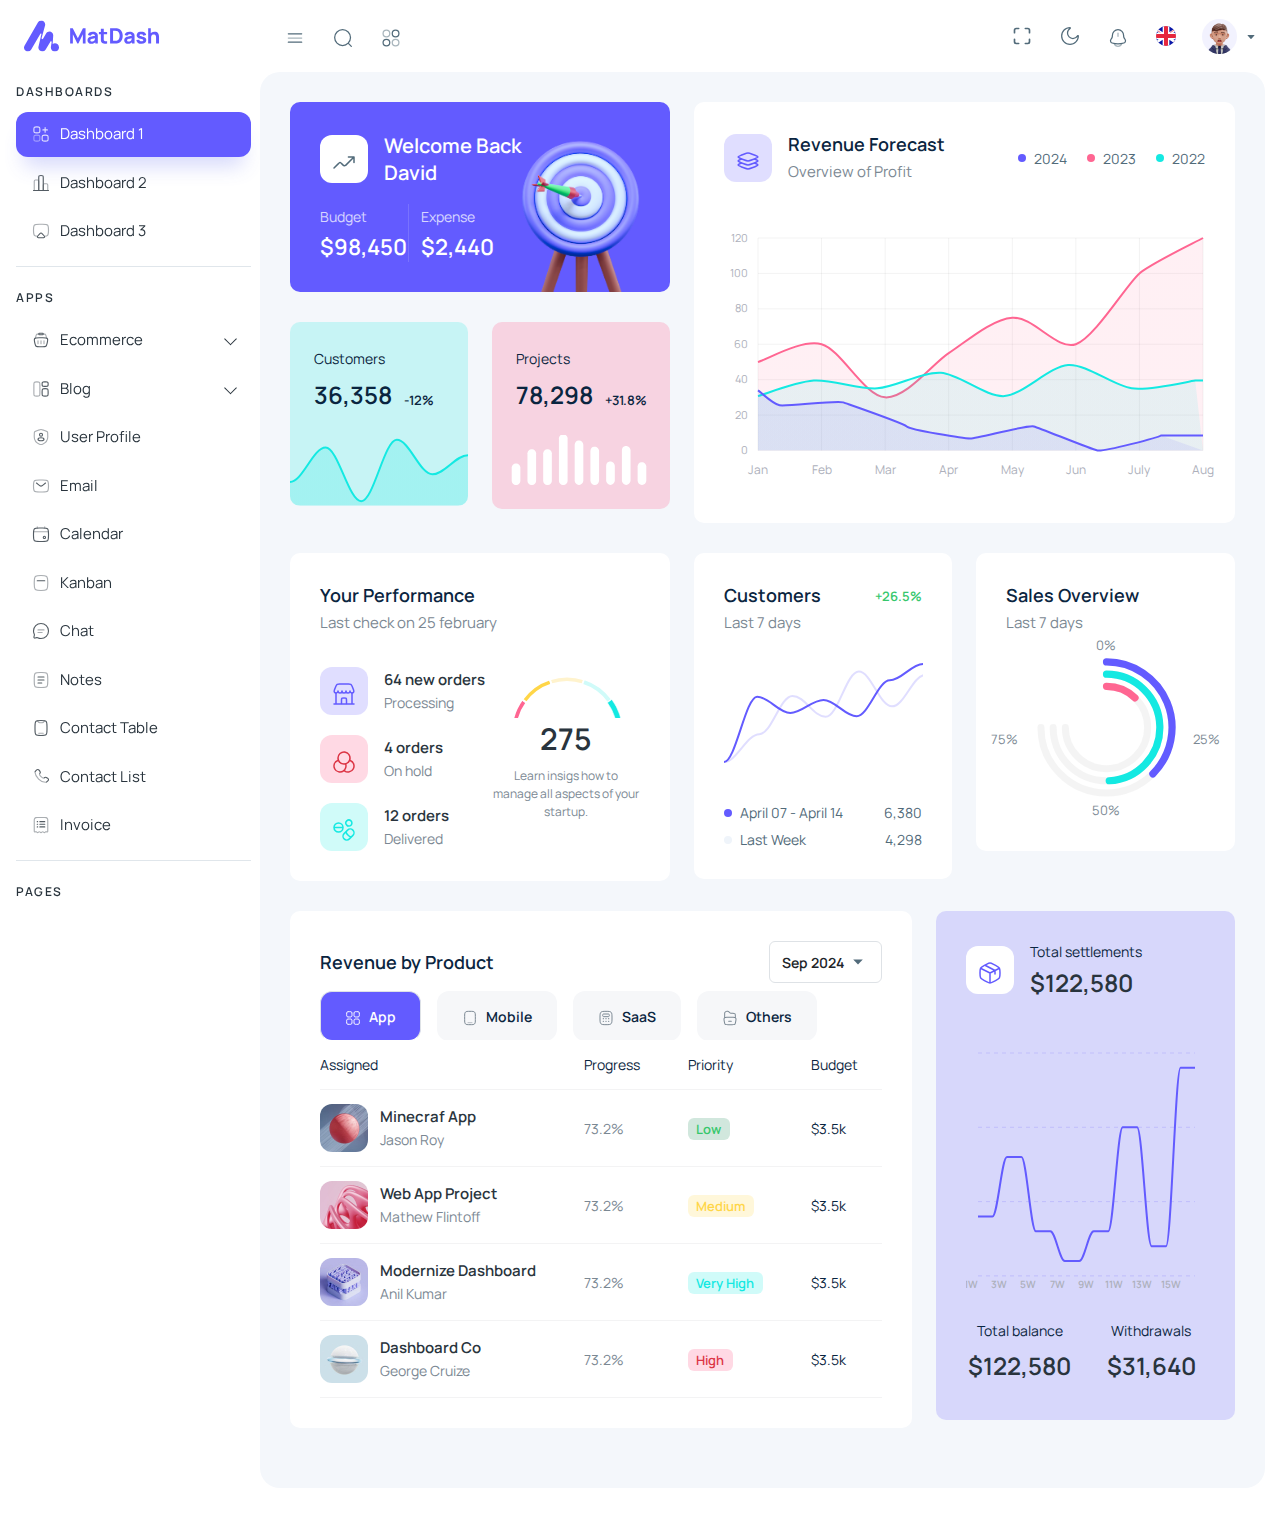
<file: Admin Panel-1/index.html>
<!DOCTYPE html>
<html lang="en">

<head>
  <meta charset="UTF-8">
  <meta name="viewport" content="width=device-width, initial-scale=1.0">
  <title>MatDash Bootstrap Admin</title>
  <!--font-->
  <link rel="stylesheet" href="css/stylesheet.css">
  <!--favicon-->
  <link rel="shortcut icon" href="img/favicon (1).png" type="image/x-icon">
  <!--icon css-->
  <link rel="stylesheet" href="css/all.min.css">
  <!-- bootstrap -->
  <link rel="stylesheet" href="css/bootstrap.min.css">
  <!--style.css-->
  <link rel="stylesheet" href="css/style.css">
</head>

<body class="link-sidebar overflow-visible">


  <!-- -wrapper -->
  <div class="main-wrapper">
    <!-- sidebar -->
    <aside class="left-sidebar">
      <div class="brand-logo d-flex align-items-center">
        <a href="#" class="text-nowrap">
          <img src="img/logo.svg" alt="brand-logo" />
        </a>
      </div>
      <!-- navbar-menu -->
      <nav class="sidebar-nav" style="padding: 0 16px;">
        <div class="sidebar-wrapper">
          <div class="bar-content scroll-sidebar">
            <ul class="sidebar-menu">
              <li class="nav-caption">
                <iconify-icon class="mini-icon">
                  <svg xmlns="http://www.w3.org/2000/svg" width="1em" height="1em" viewBox="0 0 24 24">
                    <g fill="none" stroke="currentColor" stroke-width="1.5">
                      <circle cx="5" cy="12" r="2"></circle>
                      <circle cx="12" cy="12" r="2"></circle>
                      <circle cx="19" cy="12" r="2"></circle>
                    </g>
                  </svg>
                </iconify-icon>
                <span class="hide-menu">Dashboards</span>
              </li>
              <!-- Dashboard -->
              <li class="sidebar-item">
                <a href="#" class="sidebar-link active">
                  <iconify-icon>
                    <svg xmlns="http://www.w3.org/2000/svg" width="1em" height="1em" viewBox="0 0 24 24">
                      <g fill="none" stroke="currentColor" stroke-width="1.5">
                        <path stroke-linecap="round" d="M14.5 6.5h3m0 0h3m-3 0v3m0-3v-3"></path>
                        <path
                          d="M2.5 6.5c0-1.886 0-2.828.586-3.414C3.672 2.5 4.614 2.5 6.5 2.5c1.886 0 2.828 0 3.414.586c.586.586.586 1.528.586 3.414c0 1.886 0 2.828-.586 3.414c-.586.586-1.528.586-3.414.586c-1.886 0-2.828 0-3.414-.586C2.5 9.328 2.5 8.386 2.5 6.5Zm11 11c0-1.886 0-2.828.586-3.414c.586-.586 1.528-.586 3.414-.586c1.886 0 2.828 0 3.414.586c.586.586.586 1.528.586 3.414c0 1.886 0 2.828-.586 3.414c-.586.586-1.528.586-3.414.586c-1.886 0-2.828 0-3.414-.586c-.586-.586-.586-1.528-.586-3.414Z">
                        </path>
                        <path
                          d="M2.5 17.5c0-1.886 0-2.828.586-3.414c.586-.586 1.528-.586 3.414-.586c1.886 0 2.828 0 3.414.586c.586.586.586 1.528.586 3.414c0 1.886 0 2.828-.586 3.414c-.586.586-1.528.586-3.414.586c-1.886 0-2.828 0-3.414-.586C2.5 20.328 2.5 19.386 2.5 17.5Z"
                          opacity=".5"></path>
                      </g>
                    </svg>
                  </iconify-icon>
                  <span class="hide-menu">Dashboard 1</span>
                </a>
              </li>
              <li class="sidebar-item">
                <a href="#" class="sidebar-link">
                  <iconify-icon>
                    <svg xmlns="http://www.w3.org/2000/svg" width="1em" height="1em" viewBox="0 0 24 24">
                      <g fill="none" stroke="currentColor" stroke-width="1.5">
                        <path stroke-linecap="round" d="M22 22H2"></path>
                        <path d="M21 22v-7.5a1.5 1.5 0 0 0-1.5-1.5h-3a1.5 1.5 0 0 0-1.5 1.5V22" opacity=".5"></path>
                        <path
                          d="M15 22V5c0-1.414 0-2.121-.44-2.56C14.122 2 13.415 2 12 2c-1.414 0-2.121 0-2.56.44C9 2.878 9 3.585 9 5v17">
                        </path>
                        <path d="M9 22V9.5A1.5 1.5 0 0 0 7.5 8h-3A1.5 1.5 0 0 0 3 9.5V22" opacity=".5"></path>
                      </g>
                    </svg>
                  </iconify-icon>
                  <span class="hide-menu">Dashboard 2</span>
                </a>
              </li>
              <li class="sidebar-item">
                <a href="#" class="sidebar-link">
                  <iconify-icon>
                    <svg xmlns="http://www.w3.org/2000/svg" width="1em" height="1em" viewBox="0 0 24 24">
                      <g fill="none" stroke="currentColor" stroke-width="1.5">
                        <path stroke-linecap="round"
                          d="M7.142 18.97c-1.957-.07-3.142-.313-3.97-1.142C2 16.657 2 14.771 2 11c0-3.771 0-5.657 1.172-6.828C4.343 3 6.229 3 10 3h4c3.771 0 5.657 0 6.828 1.172C22 5.343 22 7.229 22 11c0 3.771 0 5.657-1.172 6.828c-.808.809-1.956 1.06-3.828 1.137"
                          opacity=".5"></path>
                        <path
                          d="M9.95 16.05c.93-.93 1.396-1.396 1.97-1.427c.053-.002.106-.002.159 0c.574.03 1.04.496 1.971 1.427c2.026 2.026 3.039 3.039 2.755 3.913a1.499 1.499 0 0 1-.09.218C16.297 21 14.865 21 12 21c-2.865 0-4.298 0-4.715-.819a1.496 1.496 0 0 1-.09-.218c-.284-.874.729-1.887 2.755-3.913Z">
                        </path>
                      </g>
                    </svg>
                  </iconify-icon>
                  <span class="hide-menu">Dashboard 3</span>
                </a>
              </li>
              <!-- div -->
              <li>
                <span class="sidebar-divider"></span>
              </li>
              <li class="nav-caption">
                <iconify-icon class="mini-icon">
                  <svg xmlns="http://www.w3.org/2000/svg" width="1em" height="1em" viewBox="0 0 24 24">
                    <g fill="none" stroke="currentColor" stroke-width="1.5">
                      <circle cx="5" cy="12" r="2"></circle>
                      <circle cx="12" cy="12" r="2"></circle>
                      <circle cx="19" cy="12" r="2"></circle>
                    </g>
                  </svg>
                </iconify-icon>
                <span class="hide-menu">Apps</span>
              </li>
              <!-- item -->
              <li class="sidebar-item">
                <a href="#" class="sidebar-link has-arrow">
                  <iconify-icon>
                    <svg xmlns="http://www.w3.org/2000/svg" width="1em" height="1em" viewBox="0 0 24 24">
                      <g fill="none" stroke="currentColor" stroke-width="1.5">
                        <path
                          d="M3.864 16.455c-.858-3.432-1.287-5.147-.386-6.301C4.378 9 6.148 9 9.685 9h4.63c3.538 0 5.306 0 6.207 1.154c.901 1.153.472 2.87-.386 6.301c-.546 2.183-.818 3.274-1.632 3.91c-.814.635-1.939.635-4.189.635h-4.63c-2.25 0-3.375 0-4.189-.635c-.814-.636-1.087-1.727-1.632-3.91Z">
                        </path>
                        <path
                          d="m19.5 9.5l-.71-2.605c-.274-1.005-.411-1.507-.692-1.886A2.5 2.5 0 0 0 17 4.172C16.56 4 16.04 4 15 4M4.5 9.5l.71-2.605c.274-1.005.411-1.507.692-1.886A2.5 2.5 0 0 1 7 4.172C7.44 4 7.96 4 9 4"
                          opacity=".5"></path>
                        <path d="M9 4a1 1 0 0 1 1-1h4a1 1 0 1 1 0 2h-4a1 1 0 0 1-1-1Z"></path>
                        <path stroke-linecap="round" stroke-linejoin="round" d="M8 13v4m8-4v4m-4-4v4" opacity=".5">
                        </path>
                      </g>
                    </svg>
                  </iconify-icon>
                  <span class="hide-menu">Ecommerce</span>
                </a>
                <!-- submenu -->
                <ul class="sidebar-submenu">
                  <li class="sidebar-item">
                    <a href="#" class="sidebar-link">
                      <span class="icon-small"></span>
                      <span class="hide-menu">Shop</span>
                    </a>
                  </li>
                  <li class="sidebar-item">
                    <a href="#" class="sidebar-link">
                      <span class="icon-small"></span>
                      <span class="hide-menu">Details</span>
                    </a>
                  </li>
                  <li class="sidebar-item">
                    <a href="#" class="sidebar-link">
                      <span class="icon-small"></span>
                      <span class="hide-menu">List</span>
                    </a>
                  </li>
                  <li class="sidebar-item">
                    <a href="#" class="sidebar-link">
                      <span class="icon-small"></span>
                      <span class="hide-menu">Checkout</span>
                    </a>
                  </li>
                </ul>
              </li>
              <li class="sidebar-item">
                <a href="#" class="sidebar-link has-arrow">
                  <iconify-icon>
                    <svg xmlns="http://www.w3.org/2000/svg" width="1em" height="1em" viewBox="0 0 24 24">
                      <g fill="none" stroke="currentColor" stroke-width="1.5">
                        <path
                          d="M2.5 6.5c0-1.886 0-2.828.586-3.414C3.672 2.5 4.614 2.5 6.5 2.5c1.886 0 2.828 0 3.414.586c.586.586.586 1.528.586 3.414v11c0 1.886 0 2.828-.586 3.414c-.586.586-1.528.586-3.414.586c-1.886 0-2.828 0-3.414-.586C2.5 20.328 2.5 19.386 2.5 17.5z"
                          opacity=".5"></path>
                        <path
                          d="M13.5 15.5c0-1.886 0-2.828.586-3.414c.586-.586 1.528-.586 3.414-.586c1.886 0 2.828 0 3.414.586c.586.586.586 1.528.586 3.414v2c0 1.886 0 2.828-.586 3.414c-.586.586-1.528.586-3.414.586c-1.886 0-2.828 0-3.414-.586c-.586-.586-.586-1.528-.586-3.414zm0-10c0-.932 0-1.398.152-1.765a2 2 0 0 1 1.083-1.083c.367-.152.833-.152 1.765-.152h2c.932 0 1.398 0 1.765.152a2 2 0 0 1 1.083 1.083c.152.367.152.833.152 1.765c0 .932 0 1.398-.152 1.765a2 2 0 0 1-1.083 1.083c-.367.152-.833.152-1.765.152h-2c-.932 0-1.398 0-1.765-.152a2 2 0 0 1-1.083-1.083C13.5 6.898 13.5 6.432 13.5 5.5Z">
                        </path>
                      </g>
                    </svg>
                  </iconify-icon>
                  <span class="hide-menu">Blog</span>
                </a>
                <!-- submenu -->
                <ul class="sidebar-submenu">
                  <li class="sidebar-item">
                    <a href="#" class="sidebar-link">
                      <span class="icon-small"></span>
                      <span class="hide-menu">Blog Posts</span>
                    </a>
                  </li>
                  <li class="sidebar-item">
                    <a href="#" class="sidebar-link">
                      <span class="icon-small"></span>
                      <span class="hide-menu">Blog Details</span>
                    </a>
                  </li>
                </ul>
              </li>
              <li class="sidebar-item">
                <a href="#" class="sidebar-link">
                  <iconify-icon>
                    <svg xmlns="http://www.w3.org/2000/svg" width="1em" height="1em" viewBox="0 0 24 24">
                      <g fill="none" stroke="currentColor" stroke-width="1.5">
                        <path
                          d="M3 10.417c0-3.198 0-4.797.378-5.335c.377-.537 1.88-1.052 4.887-2.081l.573-.196C10.405 2.268 11.188 2 12 2c.811 0 1.595.268 3.162.805l.573.196c3.007 1.029 4.51 1.544 4.887 2.081C21 5.62 21 7.22 21 10.417v1.574c0 5.638-4.239 8.375-6.899 9.536C13.38 21.842 13.02 22 12 22s-1.38-.158-2.101-.473C7.239 20.365 3 17.63 3 11.991z"
                          opacity=".5"></path>
                        <circle cx="12" cy="9" r="2"></circle>
                        <path d="M16 15c0 1.105 0 2-4 2s-4-.895-4-2s1.79-2 4-2s4 .895 4 2Z"></path>
                      </g>
                    </svg>
                  </iconify-icon>
                  <span class="hide-menu">User Profile</span>
                </a>
              </li>
              <li class="sidebar-item">
                <a href="#" class="sidebar-link">
                  <iconify-icon>
                    <svg xmlns="http://www.w3.org/2000/svg" width="1em" height="1em" viewBox="0 0 24 24">
                      <g fill="none" stroke="currentColor" stroke-width="1.5">
                        <path
                          d="M2 12c0-3.771 0-5.657 1.172-6.828C4.343 4 6.229 4 10 4h4c3.771 0 5.657 0 6.828 1.172C22 6.343 22 8.229 22 12c0 3.771 0 5.657-1.172 6.828C19.657 20 17.771 20 14 20h-4c-3.771 0-5.657 0-6.828-1.172C2 17.657 2 15.771 2 12Z"
                          opacity=".5"></path>
                        <path stroke-linecap="round"
                          d="m6 8l2.159 1.8c1.837 1.53 2.755 2.295 3.841 2.295c1.086 0 2.005-.765 3.841-2.296L18 8">
                        </path>
                      </g>
                    </svg>
                  </iconify-icon>
                  <span class="hide-menu">Email</span>
                </a>
              </li>
              <li class="sidebar-item">
                <a href="#" class="sidebar-link">
                  <iconify-icon>
                    <svg xmlns="http://www.w3.org/2000/svg" width="1em" height="1em" viewBox="0 0 24 24">
                      <g fill="none" stroke="currentColor" stroke-width="1.5">
                        <path
                          d="M2 12c0-3.771 0-5.657 1.172-6.828C4.343 4 6.229 4 10 4h4c3.771 0 5.657 0 6.828 1.172C22 6.343 22 8.229 22 12v2c0 3.771 0 5.657-1.172 6.828C19.657 22 17.771 22 14 22h-4c-3.771 0-5.657 0-6.828-1.172C2 19.657 2 17.771 2 14z">
                        </path>
                        <path stroke-linecap="round" d="M7 4V2.5M17 4V2.5M2 9h20" opacity=".5"></path>
                        <circle cx="16.5" cy="16.5" r="1.5"></circle>
                      </g>
                    </svg>
                  </iconify-icon>
                  <span class="hide-menu">Calendar</span>
                </a>
              </li>
              <li class="sidebar-item">
                <a href="#" class="sidebar-link">
                  <iconify-icon>
                    <svg xmlns="http://www.w3.org/2000/svg" width="1em" height="1em" viewBox="0 0 24 24">
                      <g fill="none" stroke="currentColor" stroke-width="1.5">
                        <path
                          d="M3 11c0-3.75 0-5.625.955-6.939A5 5 0 0 1 5.06 2.955C6.375 2 8.251 2 12 2c3.75 0 5.625 0 6.939.955a5 5 0 0 1 1.106 1.106C21 5.375 21 7.251 21 11v2c0 3.75 0 5.625-.955 6.939a5 5 0 0 1-1.106 1.106C17.625 22 15.749 22 12 22c-3.75 0-5.625 0-6.939-.955a5 5 0 0 1-1.106-1.106C3 18.625 3 16.749 3 13z"
                          opacity=".5"></path>
                        <path stroke-linecap="round" d="M7 9h10"></path>
                      </g>
                    </svg>
                  </iconify-icon>
                  <span class="hide-menu">Kanban</span>
                </a>
              </li>
              <li class="sidebar-item">
                <a href="#" class="sidebar-link">
                  <iconify-icon>
                    <svg xmlns="http://www.w3.org/2000/svg" width="1em" height="1em" viewBox="0 0 24 24">
                      <g fill="none" stroke="currentColor" stroke-width="1.5">
                        <path
                          d="M12 22c5.523 0 10-4.477 10-10S17.523 2 12 2S2 6.477 2 12c0 1.6.376 3.112 1.043 4.453c.178.356.237.763.134 1.148l-.595 2.226a1.3 1.3 0 0 0 1.591 1.592l2.226-.596a1.634 1.634 0 0 1 1.149.133A9.958 9.958 0 0 0 12 22Z">
                        </path>
                        <path stroke-linecap="round" d="M8 10.5h8M8 14h5.5" opacity=".5"></path>
                      </g>
                    </svg>
                  </iconify-icon>
                  <span class="hide-menu">Chat</span>
                </a>
              </li>
              <li class="sidebar-item">
                <a href="#" class="sidebar-link">
                  <iconify-icon>
                    <svg xmlns="http://www.w3.org/2000/svg" width="1em" height="1em" viewBox="0 0 24 24">
                      <g fill="none" stroke="currentColor" stroke-width="1.5">
                        <path
                          d="M3 10c0-3.771 0-5.657 1.172-6.828C5.343 2 7.229 2 11 2h2c3.771 0 5.657 0 6.828 1.172C21 4.343 21 6.229 21 10v4c0 3.771 0 5.657-1.172 6.828C18.657 22 16.771 22 13 22h-2c-3.771 0-5.657 0-6.828-1.172C3 19.657 3 17.771 3 14z"
                          opacity=".5"></path>
                        <path stroke-linecap="round" d="M8 12h8M8 8h8m-8 8h5"></path>
                      </g>
                    </svg>
                  </iconify-icon>
                  <span class="hide-menu">Notes</span>
                </a>
              </li>
              <li class="sidebar-item">
                <a href="#" class="sidebar-link">
                  <iconify-icon>
                    <svg xmlns="http://www.w3.org/2000/svg" width="1em" height="1em" viewBox="0 0 24 24">
                      <g fill="none" stroke="currentColor" stroke-width="1.5">
                        <path
                          d="M4 10c0-3.771 0-5.657 1.172-6.828C6.343 2 8.229 2 12 2c3.771 0 5.657 0 6.828 1.172C20 4.343 20 6.229 20 10v4c0 3.771 0 5.657-1.172 6.828C17.657 22 15.771 22 12 22c-3.771 0-5.657 0-6.828-1.172C4 19.657 4 17.771 4 14z">
                        </path>
                        <path stroke-linecap="round"
                          d="M15 19H9m7.748-16.622l-.084.126c-.756 1.134-1.134 1.701-1.686 2.044a3 3 0 0 1-.342.183c-.592.27-1.273.27-2.636.27c-1.363 0-2.045 0-2.636-.27a3.002 3.002 0 0 1-.342-.183c-.552-.343-.93-.91-1.686-2.044l-.084-.126"
                          opacity=".5"></path>
                      </g>
                    </svg>
                  </iconify-icon>
                  <span class="hide-menu">Contact Table</span>
                </a>
              </li>
              <li class="sidebar-item">
                <a href="#" class="sidebar-link">
                  <iconify-icon>
                    <svg xmlns="http://www.w3.org/2000/svg" width="1em" height="1em" viewBox="0 0 24 24">
                      <g fill="none" stroke="currentColor" stroke-width="1.5">
                        <path
                          d="m16.1 13.359l.456-.453c.63-.626 1.611-.755 2.417-.317l1.91 1.039c1.227.667 1.498 2.302.539 3.255l-1.42 1.412c-.362.36-.81.622-1.326.67M4.003 5.745c-.035-.62.255-1.178.689-1.61l1.57-1.56c.874-.87 2.348-.735 3.111.284l1.261 1.684c.617.824.55 1.952-.157 2.654l-.286.286">
                        </path>
                        <path d="M18.676 18.965c-1.63.152-5.614-.016-9.86-4.238c-4.005-3.982-4.723-7.395-4.813-8.981"
                          opacity=".5"></path>
                        <path stroke-linecap="round" d="M16.1 13.359s-1.082 1.076-4.037-1.862s-1.872-4.015-1.872-4.015"
                          opacity=".5"></path>
                      </g>
                    </svg>
                  </iconify-icon>
                  <span class="hide-menu">Contact List</span>
                </a>
              </li>
              <li class="sidebar-item">
                <a href="#" class="sidebar-link">
                  <iconify-icon>
                    <svg xmlns="http://www.w3.org/2000/svg" width="1em" height="1em" viewBox="0 0 24 24">
                      <g fill="none" stroke="currentColor" stroke-width="1.5">
                        <path
                          d="M16.755 2h-9.51c-1.159 0-1.738 0-2.206.163a3.046 3.046 0 0 0-1.881 1.936C3 4.581 3 5.177 3 6.37v14.004c0 .858.985 1.314 1.608.744a.946.946 0 0 1 1.284 0l.483.442a1.657 1.657 0 0 0 2.25 0a1.657 1.657 0 0 1 2.25 0a1.657 1.657 0 0 0 2.25 0a1.657 1.657 0 0 1 2.25 0a1.657 1.657 0 0 0 2.25 0l.483-.442a.946.946 0 0 1 1.284 0c.623.57 1.608.114 1.608-.744V6.37c0-1.193 0-1.79-.158-2.27a3.045 3.045 0 0 0-1.881-1.937C18.493 2 17.914 2 16.755 2Z"
                          opacity=".5"></path>
                        <path stroke-linecap="round" d="M10.5 11H17M7 11h.5M7 7.5h.5m-.5 7h.5m3-7H17m-6.5 7H17">
                        </path>
                      </g>
                    </svg>
                  </iconify-icon>
                  <span class="hide-menu">Invoice</span>
                </a>
              </li>
              <!-- divider -->
              <li>
                <span class="sidebar-divider"></span>
              </li>
              <li class="nav-caption">
                <iconify-icon class="mini-icon">
                  <svg xmlns="http://www.w3.org/2000/svg" width="1em" height="1em" viewBox="0 0 24 24">
                    <g fill="none" stroke="currentColor" stroke-width="1.5">
                      <circle cx="5" cy="12" r="2"></circle>
                      <circle cx="12" cy="12" r="2"></circle>
                      <circle cx="19" cy="12" r="2"></circle>
                    </g>
                  </svg>
                </iconify-icon>
                <span class="hide-menu">pages</span>
              </li>
              <!-- pa -->
              <li class="sidebar-item">
                <a href="#" class="sidebar-link">
                  <iconify-icon>
                    <svg xmlns="http://www.w3.org/2000/svg" width="1em" height="1em" viewBox="0 0 24 24">
                      <g fill="none" stroke="currentColor" stroke-width="1.5">
                        <circle cx="12" cy="12" r="10" opacity=".5"></circle>
                        <path d="M14 7a2 2 0 1 1-4 0a2 2 0 0 1 4 0Z"></path>
                        <path stroke-linecap="round"
                          d="M18 10s-3.537 1.5-6 1.5S6 10 6 10m6 2v1.452a3 3 0 0 0 .476 1.623L15 19"></path>
                        <path stroke-linecap="round" d="M12 12v1.452a3 3 0 0 1-.476 1.623L9 19"></path>
                      </g>
                    </svg>
                  </iconify-icon>
                  <span class="hide-menu">Animation</span>
                </a>
              </li>
              <li class="sidebar-item">
                <a href="#" class="sidebar-link">
                  <iconify-icon>
                    <svg xmlns="http://www.w3.org/2000/svg" width="1em" height="1em" viewBox="0 0 24 24">
                      <g fill="none" stroke="currentColor" stroke-width="1.5">
                        <path stroke-linecap="round"
                          d="M22 13v-1c0-3.771 0-5.657-1.172-6.828C19.657 4 17.771 4 14 4h-4C6.229 4 4.343 4 3.172 5.172C2 6.343 2 8.229 2 12c0 3.771 0 5.657 1.172 6.828C4.343 20 6.229 20 10 20h3">
                        </path>
                        <path stroke-linecap="round" d="M10 16H6m-4-6h20" opacity=".4"></path>
                        <circle cx="18" cy="17" r="3"></circle>
                        <path stroke-linecap="round" d="m20.5 19.5l1 1"></path>
                      </g>
                    </svg>
                  </iconify-icon>
                  <span class="hide-menu">Search Result</span>
                </a>
              </li>
              <li class="sidebar-item">
                <a href="#" class="sidebar-link">
                  <iconify-icon>
                    <svg xmlns="http://www.w3.org/2000/svg" width="1em" height="1em" viewBox="0 0 24 24">
                      <path fill="currentColor" d="M18 8a2 2 0 1 1-4 0a2 2 0 0 1 4 0"></path>
                      <path fill="currentColor" fill-rule="evenodd"
                        d="M11.943 1.25h.114c2.309 0 4.118 0 5.53.19c1.444.194 2.584.6 3.479 1.494c.895.895 1.3 2.035 1.494 3.48c.19 1.411.19 3.22.19 5.529v.088c0 1.909 0 3.471-.104 4.743c-.104 1.28-.317 2.347-.795 3.235c-.21.391-.47.742-.785 1.057c-.895.895-2.035 1.3-3.48 1.494c-1.411.19-3.22.19-5.529.19h-.114c-2.309 0-4.118 0-5.53-.19c-1.444-.194-2.584-.6-3.479-1.494c-.793-.793-1.203-1.78-1.42-3.006c-.215-1.203-.254-2.7-.262-4.558c-.002-.473-.002-.973-.002-1.501v-.058c0-2.309 0-4.118.19-5.53c.194-1.444.6-2.584 1.494-3.479c.895-.895 2.035-1.3 3.48-1.494c1.411-.19 3.22-.19 5.529-.19m-5.33 1.676c-1.278.172-2.049.5-2.618 1.069c-.57.57-.897 1.34-1.069 2.619c-.174 1.3-.176 3.008-.176 5.386c0 .529 0 1.026.002 1.495c.008 1.874.05 3.246.238 4.303c.184 1.035.498 1.7 1.005 2.207c.57.57 1.34.897 2.619 1.069c1.3.174 3.008.176 5.386.176s4.086-.002 5.386-.176c1.279-.172 2.05-.5 2.62-1.069c.21-.21.381-.442.524-.707c.332-.616.523-1.44.621-2.645c.098-1.205.099-2.707.099-4.653c0-2.378-.002-4.086-.176-5.386c-.172-1.279-.5-2.05-1.069-2.62c-.57-.569-1.34-.896-2.619-1.068c-1.3-.174-3.008-.176-5.386-.176s-4.086.002-5.386.176"
                        clip-rule="evenodd"></path>
                      <path fill="currentColor"
                        d="m20.607 19.146l-2.83-2.547a3 3 0 0 0-3.732-.225l-.299.21a2 2 0 0 1-2.564-.222l-4.29-4.29a2.3 2.3 0 0 0-3.14-.104l-1.002.876l.002.65c.008 1.875.05 3.247.238 4.304c.185 1.035.498 1.7 1.005 2.207c.57.57 1.34.897 2.619 1.069c1.3.174 3.008.176 5.386.176s4.087-.002 5.387-.176c1.278-.172 2.049-.5 2.618-1.069a2.995 2.995 0 0 0 .602-.859"
                        opacity=".4"></path>
                    </svg>
                  </iconify-icon>
                  <span class="hide-menu">Gallery</span>
                </a>
              </li>
              <li class="sidebar-item">
                <a href="#" class="sidebar-link">
                  <iconify-icon>
                    <svg xmlns="http://www.w3.org/2000/svg" width="1em" height="1em" viewBox="0 0 24 24">
                      <g fill="none" stroke="currentColor" stroke-width="1.5">
                        <path
                          d="M21 12V6.719c0-2.19 0-3.285-.707-3.884c-.707-.6-1.788-.42-3.95-.059l-1.055.176c-1.64.273-2.46.41-3.288.41c-.828 0-1.648-.137-3.288-.41l-1.054-.176c-2.162-.36-3.243-.54-3.95.059C3 3.434 3 4.529 3 6.719V12c0 5.49 4.239 8.155 6.899 9.286c.721.307 1.082.46 2.101.46c1.02 0 1.38-.153 2.101-.46C16.761 20.155 21 17.49 21 12Z"
                          opacity=".5"></path>
                        <path stroke-linecap="round"
                          d="M6.5 9c.291-.583 1.077-1 2-1s1.709.417 2 1m3 0c.291-.583 1.077-1 2-1s1.709.417 2 1m-9 5s1.05 1 3.5 1s3.5-1 3.5-1">
                        </path>
                      </g>
                    </svg>
                  </iconify-icon>
                  <span class="hide-menu">Treeview</span>
                </a>
              </li>
              <li class="sidebar-item">
                <a href="#" class="sidebar-link">
                  <iconify-icon>
                    <svg xmlns="http://www.w3.org/2000/svg" width="1em" height="1em" viewBox="0 0 24 24">
                      <g fill="none" stroke="currentColor" stroke-width="1.5">
                        <path stroke-linecap="round"
                          d="M9.998 6c-.015 1.707-.11 2.648-.73 3.268c-.62.62-1.561.716-3.268.73m3.998 7.999c-.015-1.706-.11-2.647-.73-3.267c-.62-.62-1.561-.716-3.268-.73m8-8c.014 1.707.11 2.648.73 3.268c.62.62 1.56.716 3.267.73M14 17.997c.014-1.706.11-2.647.73-3.267c.62-.62 1.56-.716 3.267-.73">
                        </path>
                        <path
                          d="M2 12c0-4.714 0-7.071 1.464-8.536C4.93 2 7.286 2 12 2c4.714 0 7.071 0 8.535 1.464C22 4.93 22 7.286 22 12c0 4.714 0 7.071-1.465 8.535C19.072 22 16.714 22 12 22s-7.071 0-8.536-1.465C2 19.072 2 16.714 2 12Z"
                          opacity=".5"></path>
                      </g>
                    </svg>
                  </iconify-icon>
                  <span class="hide-menu">Block-Ui</span>
                </a>
              </li>
              <li class="sidebar-item">
                <a href="#" class="sidebar-link">
                  <iconify-icon>
                    <svg xmlns="http://www.w3.org/2000/svg" width="1em" height="1em" viewBox="0 0 24 24">
                      <g fill="none" stroke="currentColor" stroke-width="1.5">
                        <path stroke-linecap="round" d="M10 7H2m6 5H2m8 5H2" opacity=".5"></path>
                        <circle cx="17" cy="12" r="5"></circle>
                        <path stroke-linecap="round" stroke-linejoin="round" d="M17 10v1.846L18 13"></path>
                      </g>
                    </svg>
                  </iconify-icon>
                  <span class="hide-menu">Session Timeout</span>
                </a>
              </li>i
              <li class="sidebar-item">
                <a href="pricing.html" class="sidebar-link">
                  <iconify-icon>
                    <svg xmlns="http://www.w3.org/2000/svg" width="1em" height="1em" viewBox="0 0 24 24">
                      <g fill="none" stroke="currentColor" stroke-width="1.5">
                        <circle cx="12" cy="12" r="10" opacity=".5"></circle>
                        <path stroke-linecap="round"
                          d="M12 6v12m3-8.5C15 8.12 13.657 7 12 7S9 8.12 9 9.5s1.343 2.5 3 2.5s3 1.12 3 2.5s-1.343 2.5-3 2.5s-3-1.12-3-2.5">
                        </path>
                      </g>
                    </svg>
                  </iconify-icon>
                  <span class="hide-menu">Pricing</span>
                </a>
              </li>
              <li class="sidebar-item">
                <a href="#" class="sidebar-link">
                  <iconify-icon>
                    <svg xmlns="http://www.w3.org/2000/svg" width="1em" height="1em" viewBox="0 0 24 24">
                      <g fill="none">
                        <circle cx="12" cy="12" r="10" stroke="currentColor" stroke-width="1.5" opacity=".5"></circle>
                        <path stroke="currentColor" stroke-linecap="round" stroke-width="1.5"
                          d="M10.125 8.875a1.875 1.875 0 1 1 2.828 1.615c-.475.281-.953.708-.953 1.26V13"></path>
                        <circle cx="12" cy="16" r="1" fill="currentColor"></circle>
                      </g>
                    </svg>
                  </iconify-icon>
                  <span class="hide-menu">FAQ</span>
                </a>
              </li>
              <li class="sidebar-item">
                <a href="#" class="sidebar-link">
                  <iconify-icon>
                    <svg xmlns="http://www.w3.org/2000/svg" width="1em" height="1em" viewBox="0 0 24 24">
                      <g fill="none" stroke="currentColor" stroke-width="1.5">
                        <path
                          d="M7.843 3.802C9.872 2.601 10.886 2 12 2c1.114 0 2.128.6 4.157 1.802l.686.406c2.029 1.202 3.043 1.803 3.6 2.792c.557.99.557 2.19.557 4.594v.812c0 2.403 0 3.605-.557 4.594c-.557.99-1.571 1.59-3.6 2.791l-.686.407C14.128 21.399 13.114 22 12 22c-1.114 0-2.128-.6-4.157-1.802l-.686-.407c-2.029-1.2-3.043-1.802-3.6-2.791C3 16.01 3 14.81 3 12.406v-.812C3 9.19 3 7.989 3.557 7c.557-.99 1.571-1.59 3.6-2.792z"
                          opacity=".5"></path>
                        <circle cx="12" cy="12" r="3"></circle>
                      </g>
                    </svg>
                  </iconify-icon>
                  <span class="hide-menu">Account Setting</span>
                </a>
              </li>
              <li class="sidebar-item">
                <a href="#" class="sidebar-link">
                  <iconify-icon>
                    <svg xmlns="http://www.w3.org/2000/svg" width="1em" height="1em" viewBox="0 0 24 24">
                      <g fill="none">
                        <path stroke="currentColor" stroke-width="1.5"
                          d="M4 6v13a3 3 0 0 0 3 3h10a3 3 0 0 0 3-3V9a3 3 0 0 0-3-3zm0 0V5"></path>
                        <circle cx="12" cy="13" r="3" stroke="currentColor" stroke-width="1.5" opacity=".5"></circle>
                        <path fill="currentColor"
                          d="M18 6v.75h.75V6zm-2.283-3.674l-.106-.742zM4.92 3.87l-.106-.743zm.15 2.88H18v-1.5H5.071zM18.75 6V4.306h-1.5V6zm-3.139-4.416L4.814 3.126l.212 1.485L15.823 3.07zM4.814 3.126A1.821 1.821 0 0 0 3.25 4.93h1.5a.32.32 0 0 1 .276-.318zm13.936 1.18a2.75 2.75 0 0 0-3.139-2.722l.212 1.485a1.25 1.25 0 0 1 1.427 1.237zM5.071 5.25a.321.321 0 0 1-.321-.321h-1.5A1.82 1.82 0 0 0 5.071 6.75z">
                        </path>
                        <path stroke="currentColor" stroke-linecap="round" stroke-width="1.5" d="M10 19h4" opacity=".5">
                        </path>
                      </g>
                    </svg>
                  </iconify-icon>
                  <span class="hide-menu">Landingpage</span>
                </a>
              </li>
              <li class="sidebar-item">
                <a href="#" class="sidebar-link has-arrow">
                  <iconify-icon>
                    <svg xmlns="http://www.w3.org/2000/svg" width="1em" height="1em" viewBox="0 0 24 24">
                      <g fill="none" stroke="currentColor" stroke-width="1.5">
                        <path
                          d="M2 12c0-4.714 0-7.071 1.464-8.536C4.93 2 7.286 2 12 2c4.714 0 7.071 0 8.535 1.464C22 4.93 22 7.286 22 12c0 4.714 0 7.071-1.465 8.535C19.072 22 16.714 22 12 22s-7.071 0-8.536-1.465C2 19.072 2 16.714 2 12Z"
                          opacity=".5"></path>
                        <path
                          d="M17 11v-1c0-1.886 0-2.828-.586-3.414C15.828 6 14.886 6 13 6h-2c-1.886 0-2.828 0-3.414.586C7 7.172 7 8.114 7 10v1">
                        </path>
                        <path stroke-linecap="round" d="M5 11h14"></path>
                        <path stroke-linecap="round" d="M8 16h8" opacity=".5"></path>
                      </g>
                    </svg>
                  </iconify-icon>
                  <span class="hide-menu">Widgets</span>
                </a>
                <!-- submenu -->
                <ul class="sidebar-submenu">
                  <li class="sidebar-item">
                    <a href="#" class="sidebar-link">
                      <span class="icon-small"></span>
                      <span class="hide-menu">Cards</span>
                    </a>
                  </li>
                  <li class="sidebar-item">
                    <a href="#" class="sidebar-link">
                      <span class="icon-small"></span>
                      <span class="hide-menu">Banner</span>
                    </a>
                  </li>
                  <li class="sidebar-item">
                    <a href="#" class="sidebar-link">
                      <span class="icon-small"></span>
                      <span class="hide-menu">Charts</span>
                    </a>
                  </li>
                  <li class="sidebar-item">
                    <a href="#" class="sidebar-link">
                      <span class="icon-small"></span>
                      <span class="hide-menu">Feeds</span>
                    </a>
                  </li>
                  <li class="sidebar-item">
                    <a href="#" class="sidebar-link">
                      <span class="icon-small"></span>
                      <span class="hide-menu">Apps</span>
                    </a>
                  </li>
                  <li class="sidebar-item">
                    <a href="#" class="sidebar-link">
                      <span class="icon-small"></span>
                      <span class="hide-menu">Data</span>
                    </a>
                  </li>
                </ul>
              </li>
              <!-- div -->
              <li>
                <span class="sidebar-divider"></span>
              </li>
              <li class="nav-caption">
                <iconify-icon class="mini-icon">
                  <svg xmlns="http://www.w3.org/2000/svg" width="1em" height="1em" viewBox="0 0 24 24">
                    <g fill="none" stroke="currentColor" stroke-width="1.5">
                      <circle cx="5" cy="12" r="2"></circle>
                      <circle cx="12" cy="12" r="2"></circle>
                      <circle cx="19" cy="12" r="2"></circle>
                    </g>
                  </svg>
                </iconify-icon>
                <span class="hide-menu">UI</span>
              </li>
              <!-- UI -->
              <li class="sidebar-item">
                <a href="#" class="sidebar-link has-arrow">
                  <iconify-icon>
                    <svg xmlns="http://www.w3.org/2000/svg" width="1em" height="1em" viewBox="0 0 24 24">
                      <g fill="none" stroke="currentColor" stroke-width="1.5">
                        <path
                          d="M10 17.833C10 20.134 8.21 22 6 22s-4-1.866-4-4.167c0-1.44 1.566-3.361 2.738-4.598a1.724 1.724 0 0 1 2.524 0C8.434 14.472 10 16.393 10 17.833Zm12 0C22 20.134 20.21 22 18 22s-4-1.866-4-4.167c0-1.44 1.566-3.361 2.738-4.598a1.724 1.724 0 0 1 2.524 0C20.434 14.472 22 16.393 22 17.833Z">
                        </path>
                        <path
                          d="M16 7.833C16 10.134 14.21 12 12 12s-4-1.866-4-4.167c0-1.44 1.566-3.361 2.738-4.598a1.724 1.724 0 0 1 2.524 0C14.434 4.472 16 6.393 16 7.833Z"
                          opacity=".5"></path>
                      </g>
                    </svg>
                  </iconify-icon>
                  <span class="hide-menu">Ui Elements</span>
                </a>
                <!-- submenu -->
                <ul class="sidebar-submenu">
                  <li class="sidebar-item">
                    <a href="#" class="sidebar-link">
                      <span class="icon-small"></span>
                      <span class="hide-menu">Accordian</span>
                    </a>
                  </li>
                  <li class="sidebar-item">
                    <a href="#" class="sidebar-link">
                      <span class="icon-small"></span>
                      <span class="hide-menu">Bagde</span>
                    </a>
                  </li>
                  <li class="sidebar-item">
                    <a href="#" class="sidebar-link">
                      <span class="icon-small"></span>
                      <span class="hide-menu">Buttons</span>
                    </a>
                  </li>
                  <li class="sidebar-item">
                    <a href="#" class="sidebar-link">
                      <span class="icon-small"></span>
                      <span class="hide-menu">Dropdowns</span>
                    </a>
                  </li>
                  <li class="sidebar-item">
                    <a href="#" class="sidebar-link">
                      <span class="icon-small"></span>
                      <span class="hide-menu">Modals</span>
                    </a>
                  </li>
                  <li class="sidebar-item">
                    <a href="#" class="sidebar-link">
                      <span class="icon-small"></span>
                      <span class="hide-menu">Tab</span>
                    </a>
                  </li>
                  <li class="sidebar-item">
                    <a href="#" class="sidebar-link">
                      <span class="icon-small"></span>
                      <span class="hide-menu">Tooltip & Popover</span>
                    </a>
                  </li>
                  <li class="sidebar-item">
                    <a href="#" class="sidebar-link">
                      <span class="icon-small"></span>
                      <span class="hide-menu">Notification</span>
                    </a>
                  </li>
                  <li class="sidebar-item">
                    <a href="#" class="sidebar-link">
                      <span class="icon-small"></span>
                      <span class="hide-menu">Progressbar</span>
                    </a>
                  </li>
                  <li class="sidebar-item">
                    <a href="#" class="sidebar-link">
                      <span class="icon-small"></span>
                      <span class="hide-menu">Pagination</span>
                    </a>
                  </li>
                  <li class="sidebar-item">
                    <a href="#" class="sidebar-link">
                      <span class="icon-small"></span>
                      <span class="hide-menu">typography</span>
                    </a>
                  </li>
                  <li class="sidebar-item">
                    <a href="#" class="sidebar-link">
                      <span class="icon-small"></span>
                      <span class="hide-menu">Bootstrap UI</span>
                    </a>
                  </li>
                  <li class="sidebar-item">
                    <a href="#" class="sidebar-link">
                      <span class="icon-small"></span>
                      <span class="hide-menu">Breadcrumb</span>
                    </a>
                  </li>
                  <li class="sidebar-item">
                    <a href="#" class="sidebar-link">
                      <span class="icon-small"></span>
                      <span class="hide-menu">Offcanvas</span>
                    </a>
                  </li>
                  <li class="sidebar-item">
                    <a href="#" class="sidebar-link">
                      <span class="icon-small"></span>
                      <span class="hide-menu">Lists</span>
                    </a>
                  </li>
                  <li class="sidebar-item">
                    <a href="#" class="sidebar-link">
                      <span class="icon-small"></span>
                      <span class="hide-menu">Grid</span>
                    </a>
                  </li>
                  <li class="sidebar-item">
                    <a href="#" class="sidebar-link">
                      <span class="icon-small"></span>
                      <span class="hide-menu">Carousel</span>
                    </a>
                  </li>
                  <li class="sidebar-item">
                    <a href="#" class="sidebar-link">
                      <span class="icon-small"></span>
                      <span class="hide-menu">Scrollspy</span>
                    </a>
                  </li>
                  <li class="sidebar-item">
                    <a href="#" class="sidebar-link">
                      <span class="icon-small"></span>
                      <span class="hide-menu">Spinner</span>
                    </a>
                  </li>
                  <li class="sidebar-item">
                    <a href="#" class="sidebar-link">
                      <span class="icon-small"></span>
                      <span class="hide-menu">Link</span>
                    </a>
                  </li>
                </ul>
              </li>
              <li class="sidebar-item">
                <a href="#" class="sidebar-link has-arrow">
                  <iconify-icon>
                    <svg xmlns="http://www.w3.org/2000/svg" width="1em" height="1em" viewBox="0 0 24 24">
                      <g fill="none" stroke="currentColor" stroke-width="1.5">
                        <path
                          d="M11.811 6.727C12.825 4.909 13.331 4 14.09 4c.757 0 1.264.909 2.277 2.727l.262.47c.288.517.432.775.657.945c.224.17.504.234 1.063.36l.51.116c1.967.445 2.95.667 3.185 1.42c.234.753-.437 1.537-1.778 3.106l-.347.406c-.381.445-.572.668-.658.944c-.086.276-.057.573 0 1.168l.053.541c.203 2.094.305 3.14-.308 3.605c-.613.465-1.534.041-3.377-.807l-.476-.22c-.524-.24-.786-.361-1.063-.361c-.278 0-.54.12-1.063.361l-.477.22c-1.842.848-2.763 1.272-3.376.807c-.613-.465-.511-1.511-.309-3.605l.053-.541c.057-.595.086-.892 0-1.168c-.085-.276-.276-.498-.657-.944l-.347-.406C6.57 11.575 5.9 10.79 6.135 10.038c.234-.753 1.218-.975 3.185-1.42l.51-.116c.559-.126.838-.19 1.063-.36c.224-.17.368-.428.656-.945z">
                        </path>
                        <path stroke-linecap="round"
                          d="M2.089 16a4.736 4.736 0 0 1 4-.874m-4-4.626c1-.5 1.29-.44 2-.5M2 5.609l.208-.122c2.206-1.292 4.542-1.64 6.745-1.005l.208.06"
                          opacity=".5"></path>
                      </g>
                    </svg>
                  </iconify-icon>
                  <span class="hide-menu">Components</span>
                </a>
                <!-- submenu -->
                <ul class="sidebar-submenu">
                  <li class="sidebar-item">
                    <a href="#" class="sidebar-link">
                      <span class="icon-small"></span>
                      <span class="hide-menu">Sweet Alert</span>
                    </a>
                  </li>
                  <li class="sidebar-item">
                    <a href="#" class="sidebar-link">
                      <span class="icon-small"></span>
                      <span class="hide-menu">Nestable</span>
                    </a>
                  </li>
                  <li class="sidebar-item">
                    <a href="#" class="sidebar-link">
                      <span class="icon-small"></span>
                      <span class="hide-menu">Noui slider</span>
                    </a>
                  </li>
                  <li class="sidebar-item">
                    <a href="#" class="sidebar-link">
                      <span class="icon-small"></span>
                      <span class="hide-menu">Rating</span>
                    </a>
                  </li>
                  <li class="sidebar-item">
                    <a href="#" class="sidebar-link">
                      <span class="icon-small"></span>
                      <span class="hide-menu">Toastr</span>
                    </a>
                  </li>
                </ul>
              </li>
              <li class="sidebar-item">
                <a href="#" class="sidebar-link has-arrow">
                  <iconify-icon>
                    <svg xmlns="http://www.w3.org/2000/svg" width="1em" height="1em" viewBox="0 0 24 24">
                      <g fill="none" stroke="currentColor" stroke-width="1.5">
                        <path
                          d="M2 12c0-4.714 0-7.071 1.464-8.536C4.93 2 7.286 2 12 2c4.714 0 7.071 0 8.535 1.464C22 4.93 22 7.286 22 12c0 4.714 0 7.071-1.465 8.535C19.072 22 16.714 22 12 22s-7.071 0-8.536-1.465C2 19.072 2 16.714 2 12Z">
                        </path>
                        <path
                          d="M17 2v6.808c0 .975 0 1.462-.13 1.753a1.5 1.5 0 0 1-1.724.848c-.31-.075-.695-.372-1.468-.967c-.436-.336-.654-.504-.881-.602a2 2 0 0 0-1.594 0c-.227.098-.445.266-.881.602c-.773.595-1.159.892-1.468.967a1.5 1.5 0 0 1-1.725-.848C7 10.27 7 9.783 7 8.808V2"
                          opacity=".5"></path>
                      </g>
                    </svg>
                  </iconify-icon>
                  <span class="hide-menu">Cards</span>
                </a>
                <!-- submenu -->
                <ul class="sidebar-submenu">
                  <li class="sidebar-item">
                    <a href="#" class="sidebar-link">
                      <span class="icon-small"></span>
                      <span class="hide-menu">Basic Cards</span>
                    </a>
                  </li>
                  <li class="sidebar-item">
                    <a href="#" class="sidebar-link">
                      <span class="icon-small"></span>
                      <span class="hide-menu">Custom Cards</span>
                    </a>
                  </li>
                  <li class="sidebar-item">
                    <a href="#" class="sidebar-link">
                      <span class="icon-small"></span>
                      <span class="hide-menu">Weather Cards</span>
                    </a>
                  </li>
                  <li class="sidebar-item">
                    <a href="#" class="sidebar-link">
                      <span class="icon-small"></span>
                      <span class="hide-menu">Draggable Cards</span>
                    </a>
                  </li>
                </ul>
              </li>
              <!-- divider -->
              <li>
                <span class="sidebar-divider"></span>
              </li>
              <li class="nav-caption">
                <iconify-icon class="mini-icon">
                  <svg xmlns="http://www.w3.org/2000/svg" width="1em" height="1em" viewBox="0 0 24 24">
                    <g fill="none" stroke="currentColor" stroke-width="1.5">
                      <circle cx="5" cy="12" r="2"></circle>
                      <circle cx="12" cy="12" r="2"></circle>
                      <circle cx="19" cy="12" r="2"></circle>
                    </g>
                  </svg>
                </iconify-icon>
                <span class="hide-menu">Icons</span>
              </li>
              <!-- icn -->
              <li class="sidebar-item">
                <a href="#" class="sidebar-link">
                  <iconify-icon>
                    <svg xmlns="http://www.w3.org/2000/svg" width="1em" height="1em" viewBox="0 0 24 24">
                      <g fill="none">
                        <path stroke="currentColor" stroke-linejoin="round" stroke-width="1.5"
                          d="M2 12c0 5.523 4.477 10 10 10c.648 0 1.25-.3 1.708-.758l7.534-7.534C21.7 13.25 22 12.648 22 12c0-5.523-4.477-10-10-10S2 6.477 2 12Z"
                          opacity=".5"></path>
                        <path stroke="currentColor" stroke-linecap="round" stroke-width="1.5"
                          d="M12 17c-1.115 0-2.15-.37-3-1"></path>
                        <ellipse cx="15" cy="10.5" fill="currentColor" rx="1" ry="1.5"></ellipse>
                        <ellipse cx="9" cy="10.5" fill="currentColor" rx="1" ry="1.5"></ellipse>
                        <path stroke="currentColor" stroke-width="1.5"
                          d="M12 22c0-2.793 0-4.19.393-5.312a7 7 0 0 1 4.295-4.295C17.811 12 19.208 12 22 12"></path>
                      </g>
                    </svg>
                  </iconify-icon>
                  <span class="hide-menu">Tabler Icon</span>
                </a>
              </li>
              <li class="sidebar-item">
                <a href="#" class="sidebar-link">
                  <iconify-icon>
                    <svg xmlns="http://www.w3.org/2000/svg" width="1em" height="1em" viewBox="0 0 24 24">
                      <g fill="none">
                        <path stroke="currentColor" stroke-linejoin="round" stroke-width="1.5"
                          d="M2 12c0 5.523 4.477 10 10 10c.648 0 1.25-.3 1.708-.758l7.534-7.534C21.7 13.25 22 12.648 22 12c0-5.523-4.477-10-10-10S2 6.477 2 12Z"
                          opacity=".5"></path>
                        <path stroke="currentColor" stroke-linecap="round" stroke-width="1.5"
                          d="M12 17c-1.115 0-2.15-.37-3-1"></path>
                        <ellipse cx="15" cy="10.5" fill="currentColor" rx="1" ry="1.5"></ellipse>
                        <ellipse cx="9" cy="10.5" fill="currentColor" rx="1" ry="1.5"></ellipse>
                        <path stroke="currentColor" stroke-width="1.5"
                          d="M12 22c0-2.793 0-4.19.393-5.312a7 7 0 0 1 4.295-4.295C17.811 12 19.208 12 22 12"></path>
                      </g>
                    </svg>
                  </iconify-icon>
                  <span class="hide-menu">Solar Icon</span>
                </a>
              </li>
              <!-- divi -->
              <li>
                <span class="sidebar-divider"></span>
              </li>
              <li class="nav-caption">
                <iconify-icon class="mini-icon">
                  <svg xmlns="http://www.w3.org/2000/svg" width="1em" height="1em" viewBox="0 0 24 24">
                    <g fill="none" stroke="currentColor" stroke-width="1.5">
                      <circle cx="5" cy="12" r="2"></circle>
                      <circle cx="12" cy="12" r="2"></circle>
                      <circle cx="19" cy="12" r="2"></circle>
                    </g>
                  </svg>
                </iconify-icon>
                <span class="hide-menu">Forms</span>
              </li>
              <!-- Forms -->
              <li class="sidebar-item">
                <a href="#" class="sidebar-link has-arrow">
                  <iconify-icon>
                    <svg xmlns="http://www.w3.org/2000/svg" width="1em" height="1em" viewBox="0 0 24 24">
                      <g fill="none" stroke="currentColor" stroke-width="1.5">
                        <path stroke-linecap="round" d="M9 9h6m-3 6V9"></path>
                        <path
                          d="M6 4a2 2 0 1 1-4 0a2 2 0 0 1 4 0Zm0 16a2 2 0 1 1-4 0a2 2 0 0 1 4 0ZM22 4a2 2 0 1 1-4 0a2 2 0 0 1 4 0Zm0 16a2 2 0 1 1-4 0a2 2 0 0 1 4 0Z">
                        </path>
                        <path stroke-linecap="round" d="M6 20h12m0-16H6m14 14V6M4 6v12" opacity=".5"></path>
                      </g>
                    </svg>
                  </iconify-icon>
                  <span class="hide-menu">Forms Elements</span>
                </a>
                <!-- submenu -->
                <ul class="sidebar-submenu">
                  <li class="sidebar-item">
                    <a href="#" class="sidebar-link">
                      <span class="icon-small"></span>
                      <span class="hide-menu">Forms Input</span>
                    </a>
                  </li>
                  <li class="sidebar-item">
                    <a href="#" class="sidebar-link">
                      <span class="icon-small"></span>
                      <span class="hide-menu">Input Groups</span>
                    </a>
                  </li>
                  <li class="sidebar-item">
                    <a href="#" class="sidebar-link">
                      <span class="icon-small"></span>
                      <span class="hide-menu">Input Grid</span>
                    </a>
                  </li>
                  <li class="sidebar-item">
                    <a href="#" class="sidebar-link">
                      <span class="icon-small"></span>
                      <span class="hide-menu">Checkbox & Radios</span>
                    </a>
                  </li>
                  <li class="sidebar-item">
                    <a href="#" class="sidebar-link">
                      <span class="icon-small"></span>
                      <span class="hide-menu">Bootstrap Switch</span>
                    </a>
                  </li>
                  <li class="sidebar-item">
                    <a href="#" class="sidebar-link">
                      <span class="icon-small"></span>
                      <span class="hide-menu">Select2</span>
                    </a>
                  </li>
                </ul>
              </li>
              <li class="sidebar-item">
                <a href="#" class="sidebar-link has-arrow">
                  <iconify-icon>
                    <svg xmlns="http://www.w3.org/2000/svg" width="1em" height="1em" viewBox="0 0 24 24">
                      <g fill="none" stroke="currentColor" stroke-width="1.5">
                        <path
                          d="M2 12c0-4.714 0-7.071 1.464-8.536C4.93 2 7.286 2 12 2c4.714 0 7.071 0 8.535 1.464C22 4.93 22 7.286 22 12c0 4.714 0 7.071-1.465 8.535C19.072 22 16.714 22 12 22s-7.071 0-8.536-1.465C2 19.072 2 16.714 2 12Z">
                        </path>
                        <path stroke-linecap="round"
                          d="M21.5 8h-19M7 8l3.5-5.5m3 5.5L17 2.5m-2 12c0-.633-.662-1.06-1.986-1.915c-1.342-.866-2.013-1.299-2.514-.98c-.5.317-.5 1.176-.5 2.895s0 2.578.5 2.896c.5.318 1.172-.115 2.514-.981C14.338 15.56 15 15.133 15 14.5Z"
                          opacity=".5"></path>
                      </g>
                    </svg>
                  </iconify-icon>
                  <span class="hide-menu">Form Addons</span>
                </a>
                <!-- submenu -->
                <ul class="sidebar-submenu">
                  <li class="sidebar-item">
                    <a href="#" class="sidebar-link">
                      <span class="icon-small"></span>
                      <span class="hide-menu">Paginator</span>
                    </a>
                  </li>
                  <li class="sidebar-item">
                    <a href="#" class="sidebar-link">
                      <span class="icon-small"></span>
                      <span class="hide-menu">image Cropper</span>
                    </a>
                  </li>
                  <li class="sidebar-item">
                    <a href="#" class="sidebar-link">
                      <span class="icon-small"></span>
                      <span class="hide-menu">Dropzone</span>
                    </a>
                  </li>
                  <li class="sidebar-item">
                    <a href="#" class="sidebar-link">
                      <span class="icon-small"></span>
                      <span class="hide-menu">Form Mask</span>
                    </a>
                  </li>
                  <li class="sidebar-item">
                    <a href="#" class="sidebar-link">
                      <span class="icon-small"></span>
                      <span class="hide-menu">Form Typehead</span>
                    </a>
                  </li>
                </ul>
              </li>
              <li class="sidebar-item">
                <a href="#" class="sidebar-link has-arrow">
                  <iconify-icon>
                    <svg xmlns="http://www.w3.org/2000/svg" width="1em" height="1em" viewBox="0 0 24 24">
                      <g fill="none">
                        <path stroke="currentColor" stroke-linecap="round" stroke-width="1.5"
                          d="M3.172 18.828C4.343 20 6.229 20 10 20h5c3.114-.01 4.765-.108 5.828-1.172C22 17.657 22 15.771 22 12c0-3.771 0-5.657-1.172-6.828C19.765 4.108 18.114 4.01 15 4h-5C6.229 4 4.343 4 3.172 5.172C2 6.343 2 8.229 2 12c0 3.771 0 5.657 1.172 6.828Z"
                          opacity=".5"></path>
                        <path fill="currentColor" d="M9 12a1 1 0 1 1-2 0a1 1 0 0 1 2 0m4 0a1 1 0 1 1-2 0a1 1 0 0 1 2 0">
                        </path>
                        <path stroke="currentColor" stroke-linecap="round" stroke-width="1.5" d="M15 2v20"></path>
                      </g>
                    </svg>
                  </iconify-icon>
                  <span class="hide-menu">Forms Inputs</span>
                </a>
                <!-- submenu -->
                <ul class="sidebar-submenu">
                  <li class="sidebar-item">
                    <a href="#" class="sidebar-link">
                      <span class="icon-small"></span>
                      <span class="hide-menu">Basic Form</span>
                    </a>
                  </li>
                  <li class="sidebar-item">
                    <a href="#" class="sidebar-link">
                      <span class="icon-small"></span>
                      <span class="hide-menu">Form Horizontal</span>
                    </a>
                  </li>
                  <li class="sidebar-item">
                    <a href="#" class="sidebar-link">
                      <span class="icon-small"></span>
                      <span class="hide-menu">Form Actions</span>
                    </a>
                  </li>
                  <li class="sidebar-item">
                    <a href="#" class="sidebar-link">
                      <span class="icon-small"></span>
                      <span class="hide-menu">Row Separator</span>
                    </a>
                  </li>
                  <li class="sidebar-item">
                    <a href="#" class="sidebar-link">
                      <span class="icon-small"></span>
                      <span class="hide-menu">Form Bordered</span>
                    </a>
                  </li>
                  <li class="sidebar-item">
                    <a href="#" class="sidebar-link">
                      <span class="icon-small"></span>
                      <span class="hide-menu">Form Detail</span>
                    </a>
                  </li>
                  <li class="sidebar-item">
                    <a href="#" class="sidebar-link">
                      <span class="icon-small"></span>
                      <span class="hide-menu">Striped Rows</span>
                    </a>
                  </li>
                  <li class="sidebar-item">
                    <a href="#" class="sidebar-link">
                      <span class="icon-small"></span>
                      <span class="hide-menu">Form Floating Input</span>
                    </a>
                  </li>
                </ul>
              </li>
              <li class="sidebar-item">
                <a href="#" class="sidebar-link">
                  <iconify-icon>
                    <svg xmlns="http://www.w3.org/2000/svg" width="1em" height="1em" viewBox="0 0 24 24">
                      <g fill="none" stroke="currentColor" stroke-width="1.5">
                        <path
                          d="M9 12c0-.466 0-.699.076-.883a1 1 0 0 1 .541-.54c.184-.077.417-.077.883-.077h3c.466 0 .699 0 .883.076a1 1 0 0 1 .54.541c.077.184.077.417.077.883s0 .699-.076.883a1 1 0 0 1-.541.54c-.184.077-.417.077-.883.077h-3c-.466 0-.699 0-.883-.076a1 1 0 0 1-.54-.541C9 12.699 9 12.466 9 12Z">
                        </path>
                        <path stroke-linecap="round"
                          d="M20.5 7v6c0 3.771 0 5.657-1.172 6.828C18.157 21 16.271 21 12.5 21h-1c-3.771 0-5.657 0-6.828-1.172C3.5 18.657 3.5 16.771 3.5 13V7"
                          opacity=".5"></path>
                        <path
                          d="M2 5c0-.943 0-1.414.293-1.707C2.586 3 3.057 3 4 3h16c.943 0 1.414 0 1.707.293C22 3.586 22 4.057 22 5c0 .943 0 1.414-.293 1.707C21.414 7 20.943 7 20 7H4c-.943 0-1.414 0-1.707-.293C2 6.414 2 5.943 2 5Z">
                        </path>
                      </g>
                    </svg>
                  </iconify-icon>
                  <span class="hide-menu">Form Wizard</span>
                </a>
              </li>
              <li class="sidebar-item">
                <a href="#" class="sidebar-link">
                  <iconify-icon>
                    <svg xmlns="http://www.w3.org/2000/svg" width="1em" height="1em" viewBox="0 0 24 24">
                      <path fill="currentColor" fill-rule="evenodd"
                        d="M8.716 3.203a.702.702 0 0 1 .987 0l1.86 1.846c.2.198.26.496.151.754a.698.698 0 0 1-.644.428H9.21C5.997 6.23 3.394 8.814 3.394 12S6 17.77 9.21 17.77h.464c.386 0 .698.31.698.692a.695.695 0 0 1-.698.692H9.21C5.228 19.154 2 15.95 2 12s3.228-7.154 7.21-7.154h.175l-.669-.664a.689.689 0 0 1 0-.98m4.912 2.336c0-.382.312-.692.698-.692h.465C18.772 4.846 22 8.05 22 12s-3.228 7.154-7.21 7.154h-.175l.669.664a.688.688 0 0 1 0 .98a.701.701 0 0 1-.987 0l-1.86-1.847a.688.688 0 0 1-.151-.754a.698.698 0 0 1 .644-.428h1.86c3.212 0 5.815-2.583 5.815-5.769s-2.603-5.77-5.814-5.77h-.465a.695.695 0 0 1-.698-.692"
                        clip-rule="evenodd"></path>
                      <path fill="currentColor"
                        d="M5.488 12c0-2.04 1.666-3.692 3.721-3.692h5.582c2.055 0 3.72 1.653 3.72 3.692c0 2.04-1.665 3.692-3.72 3.692H9.209c-2.055 0-3.72-1.653-3.72-3.692"
                        opacity=".5"></path>
                    </svg>
                  </iconify-icon>
                  <span class="hide-menu">Form Repeater</span>
                </a>
              </li>
              <li class="sidebar-item">
                <a href="#" class="sidebar-link has-arrow">
                  <iconify-icon>
                    <svg xmlns="http://www.w3.org/2000/svg" width="1em" height="1em" viewBox="0 0 24 24">
                      <g fill="none">
                        <path stroke="currentColor" stroke-width="1.5"
                          d="M3 10.417c0-3.198 0-4.797.378-5.335c.377-.537 1.88-1.052 4.887-2.081l.573-.196C10.405 2.268 11.188 2 12 2c.811 0 1.595.268 3.162.805l.573.196c3.007 1.029 4.51 1.544 4.887 2.081C21 5.62 21 7.22 21 10.417v1.574c0 5.638-4.239 8.375-6.899 9.536C13.38 21.842 13.02 22 12 22s-1.38-.158-2.101-.473C7.239 20.365 3 17.63 3 11.991z"
                          opacity=".5"></path>
                        <path stroke="currentColor" stroke-linecap="round" stroke-width="1.5" d="M12 8v4"></path>
                        <circle cx="12" cy="15" r="1" fill="currentColor"></circle>
                      </g>
                    </svg>
                  </iconify-icon>
                  <span class="hide-menu">Validation</span>
                </a>
                <!-- submenu -->
                <ul class="sidebar-submenu">
                  <li class="sidebar-item">
                    <a href="#" class="sidebar-link">
                      <span class="icon-small"></span>
                      <span class="hide-menu">Bootstrap Validation</span>
                    </a>
                  </li>
                  <li class="sidebar-item">
                    <a href="#" class="sidebar-link">
                      <span class="icon-small"></span>
                      <span class="hide-menu">Custom Validation</span>
                    </a>
                  </li>
                </ul>
              </li>
              <li class="sidebar-item">
                <a href="#" class="sidebar-link has-arrow">
                  <iconify-icon>
                    <svg xmlns="http://www.w3.org/2000/svg" width="1em" height="1em" viewBox="0 0 24 24">
                      <g fill="none" stroke="currentColor" stroke-width="1.5">
                        <path
                          d="M3 13.193C3 18.057 6.855 22 11.612 22h.777C17.145 22 21 18.057 21 13.193v-.265c0-4.611-2.729-8.765-6.903-10.507a5.434 5.434 0 0 0-4.194 0C5.73 4.163 3 8.317 3 12.928z"
                          opacity=".5"></path>
                        <path stroke-linecap="round" d="M7.615 10.724c.634-2.006 2.016-3.636 3.77-4.448"></path>
                      </g>
                    </svg>
                  </iconify-icon>
                  <span class="hide-menu">Form Pickers</span>
                </a>
                <!-- submenu -->
                <ul class="sidebar-submenu">
                  <li class="sidebar-item">
                    <a href="#" class="sidebar-link">
                      <span class="icon-small"></span>
                      <span class="hide-menu">Colorpicker</span>
                    </a>
                  </li>
                  <li class="sidebar-item">
                    <a href="#" class="sidebar-link">
                      <span class="icon-small"></span>
                      <span class="hide-menu">Rangepicker</span>
                    </a>
                  </li>
                  <li class="sidebar-item">
                    <a href="#" class="sidebar-link">
                      <span class="icon-small"></span>
                      <span class="hide-menu">BT Datepicker</span>
                    </a>
                  </li>
                  <li class="sidebar-item">
                    <a href="#" class="sidebar-link">
                      <span class="icon-small"></span>
                      <span class="hide-menu">MT Datepicker</span>
                    </a>
                  </li>
                </ul>
              </li>
              <li class="sidebar-item">
                <a href="#" class="sidebar-link has-arrow">
                  <iconify-icon>
                    <svg xmlns="http://www.w3.org/2000/svg" width="1em" height="1em" viewBox="0 0 24 24">
                      <g fill="none" stroke="currentColor" stroke-width="1.5">
                        <path stroke-linecap="round"
                          d="M21.998 10.5c-.016-3.732-.162-5.735-1.463-7.036C19.072 2 16.714 2 12 2S4.929 2 3.464 3.464C2 4.93 2 7.286 2 12c0 4.714 0 7.071 1.464 8.535c1.241 1.241 3.123 1.43 6.536 1.46">
                        </path>
                        <path stroke-linecap="round" d="M21.5 8h-19M7 8l3.5-5.5m3 5.5L17 2.5" opacity=".5"></path>
                        <path
                          d="m18.562 13.935l.417-.417a1.77 1.77 0 1 1 2.503 2.503l-.417.417m-2.503-2.503s.052.887.834 1.669c.782.782 1.669.834 1.669.834m-2.503-2.503l-3.835 3.835c-.26.26-.39.39-.5.533a2.948 2.948 0 0 0-.338.545c-.078.164-.136.338-.252.686l-.372 1.116l-.12.36m7.92-4.572l-3.835 3.835c-.26.26-.39.39-.533.5a2.948 2.948 0 0 1-.545.338c-.164.078-.338.136-.686.252l-1.116.372l-.36.12m0 0l-.362.12a.477.477 0 0 1-.604-.603l.12-.361m.845.844l-.844-.844">
                        </path>
                      </g>
                    </svg>
                  </iconify-icon>
                  <span class="hide-menu">Form Editors</span>
                </a>
                <!-- submenu -->
                <ul class="sidebar-submenu">
                  <li class="sidebar-item">
                    <a href="#" class="sidebar-link">
                      <span class="icon-small"></span>
                      <span class="hide-menu">Quill Editor</span>
                    </a>
                  </li>
                  <li class="sidebar-item">
                    <a href="#" class="sidebar-link">
                      <span class="icon-small"></span>
                      <span class="hide-menu">Tinymce Edtor</span>
                    </a>
                  </li>
                </ul>
              </li>
              <!-- divi-->
              <li>
                <span class="sidebar-divider"></span>
              </li>
              <li class="nav-caption">
                <iconify-icon class="mini-icon">
                  <svg xmlns="http://www.w3.org/2000/svg" width="1em" height="1em" viewBox="0 0 24 24">
                    <g fill="none" stroke="currentColor" stroke-width="1.5">
                      <circle cx="5" cy="12" r="2"></circle>
                      <circle cx="12" cy="12" r="2"></circle>
                      <circle cx="19" cy="12" r="2"></circle>
                    </g>
                  </svg>
                </iconify-icon>
                <span class="hide-menu">Bootstrap Tables</span>
              </li>
              <!--table -->
              <li class="sidebar-item">
                <a href="#" class="sidebar-link">
                  <iconify-icon>
                    <svg xmlns="http://www.w3.org/2000/svg" width="1em" height="1em" viewBox="0 0 24 24">
                      <g fill="none" stroke="currentColor" stroke-width="1.5">
                        <path
                          d="M10 20c-3.771 0-5.657 0-6.828-1.172C2 17.657 2 15.771 2 12c0-3.771 0-5.657 1.172-6.828C4.343 4 6.229 4 10 4h4c3.771 0 5.657 0 6.828 1.172C22 6.343 22 8.229 22 12c0 3.771 0 5.657-1.172 6.828C19.657 20 17.771 20 14 20z">
                        </path>
                        <path stroke-linecap="round" d="M15 17H9" opacity=".5"></path>
                      </g>
                    </svg>
                  </iconify-icon>
                  <span class="hide-menu">Basic Table</span>
                </a>
              </li>
              <li class="sidebar-item">
                <a href="#" class="sidebar-link">
                  <iconify-icon>
                    <svg xmlns="http://www.w3.org/2000/svg" width="1em" height="1em" viewBox="0 0 24 24">
                      <g fill="none" stroke="currentColor" stroke-width="1.5">
                        <path
                          d="M10 20c-3.771 0-5.657 0-6.828-1.172C2 17.657 2 15.771 2 12c0-3.771 0-5.657 1.172-6.828C4.343 4 6.229 4 10 4h4c3.771 0 5.657 0 6.828 1.172C22 6.343 22 8.229 22 12c0 3.771 0 5.657-1.172 6.828C19.657 20 17.771 20 14 20z">
                        </path>
                        <path stroke-linecap="round" d="M15 17H9" opacity=".5"></path>
                      </g>
                    </svg>
                  </iconify-icon>
                  <span class="hide-menu">Dark Table</span>
                </a>
              </li>
              <li class="sidebar-item">
                <a href="#" class="sidebar-link">
                  <iconify-icon>
                    <svg xmlns="http://www.w3.org/2000/svg" width="1em" height="1em" viewBox="0 0 24 24">
                      <g fill="none" stroke="currentColor" stroke-width="1.5">
                        <path
                          d="M10 20c-3.771 0-5.657 0-6.828-1.172C2 17.657 2 15.771 2 12c0-3.771 0-5.657 1.172-6.828C4.343 4 6.229 4 10 4h4c3.771 0 5.657 0 6.828 1.172C22 6.343 22 8.229 22 12c0 3.771 0 5.657-1.172 6.828C19.657 20 17.771 20 14 20z">
                        </path>
                        <path stroke-linecap="round" d="M15 17H9" opacity=".5"></path>
                      </g>
                    </svg>
                  </iconify-icon>
                  <span class="hide-menu">Sizing Table</span>
                </a>
              </li>
              <li class="sidebar-item">
                <a href="#" class="sidebar-link">
                  <iconify-icon>
                    <svg xmlns="http://www.w3.org/2000/svg" width="1em" height="1em" viewBox="0 0 24 24">
                      <g fill="none" stroke="currentColor" stroke-width="1.5">
                        <path
                          d="M10 20c-3.771 0-5.657 0-6.828-1.172C2 17.657 2 15.771 2 12c0-3.771 0-5.657 1.172-6.828C4.343 4 6.229 4 10 4h4c3.771 0 5.657 0 6.828 1.172C22 6.343 22 8.229 22 12c0 3.771 0 5.657-1.172 6.828C19.657 20 17.771 20 14 20z">
                        </path>
                        <path stroke-linecap="round" d="M15 17H9" opacity=".5"></path>
                      </g>
                    </svg>
                  </iconify-icon>
                  <span class="hide-menu">Coloured Table</span>
                </a>
              </li>
              <!-- divi -->
              <li>
                <span class="sidebar-divider"></span>
              </li>
              <li class="nav-caption">
                <iconify-icon class="mini-icon">
                  <svg xmlns="http://www.w3.org/2000/svg" width="1em" height="1em" viewBox="0 0 24 24">
                    <g fill="none" stroke="currentColor" stroke-width="1.5">
                      <circle cx="5" cy="12" r="2"></circle>
                      <circle cx="12" cy="12" r="2"></circle>
                      <circle cx="19" cy="12" r="2"></circle>
                    </g>
                  </svg>
                </iconify-icon>
                <span class="hide-menu">datatables</span>
              </li>
              <!-- data -->
              <li class="sidebar-item">
                <a href="#" class="sidebar-link">
                  <iconify-icon>
                    <svg xmlns="http://www.w3.org/2000/svg" width="1em" height="1em" viewBox="0 0 24 24">
                      <g fill="none" stroke="currentColor" stroke-width="1.5">
                        <path stroke-linecap="round" d="M3 2v20M21 2v20" opacity=".5"></path>
                        <path
                          d="M12 4c-1.886 0-2.828 0-3.414.586C8 5.172 8 6.114 8 8v8c0 1.886 0 2.828.586 3.414C9.172 20 10.114 20 12 20c1.886 0 2.828 0 3.414-.586C16 18.828 16 17.886 16 16V8c0-1.886 0-2.828-.586-3.414C14.828 4 13.886 4 12 4Z">
                        </path>
                      </g>
                    </svg>
                  </iconify-icon>
                  <span class="hide-menu">Basic</span>
                </a>
              </li>
              <li class="sidebar-item">
                <a href="#" class="sidebar-link">
                  <iconify-icon>
                    <svg xmlns="http://www.w3.org/2000/svg" width="1em" height="1em" viewBox="0 0 24 24">
                      <g fill="none" stroke="currentColor" stroke-width="1.5">
                        <path stroke-linecap="round" d="M3 2v20M21 2v20" opacity=".5"></path>
                        <path
                          d="M12 4c-1.886 0-2.828 0-3.414.586C8 5.172 8 6.114 8 8v8c0 1.886 0 2.828.586 3.414C9.172 20 10.114 20 12 20c1.886 0 2.828 0 3.414-.586C16 18.828 16 17.886 16 16V8c0-1.886 0-2.828-.586-3.414C14.828 4 13.886 4 12 4Z">
                        </path>
                      </g>
                    </svg>
                  </iconify-icon>
                  <span class="hide-menu">API</span>
                </a>
              </li>
              <li class="sidebar-item">
                <a href="#" class="sidebar-link">
                  <iconify-icon>
                    <svg xmlns="http://www.w3.org/2000/svg" width="1em" height="1em" viewBox="0 0 24 24">
                      <g fill="none" stroke="currentColor" stroke-width="1.5">
                        <path stroke-linecap="round" d="M3 2v20M21 2v20" opacity=".5"></path>
                        <path
                          d="M12 4c-1.886 0-2.828 0-3.414.586C8 5.172 8 6.114 8 8v8c0 1.886 0 2.828.586 3.414C9.172 20 10.114 20 12 20c1.886 0 2.828 0 3.414-.586C16 18.828 16 17.886 16 16V8c0-1.886 0-2.828-.586-3.414C14.828 4 13.886 4 12 4Z">
                        </path>
                      </g>
                    </svg>
                  </iconify-icon>
                  <span class="hide-menu">Advanced</span>
                </a>
              </li>
              <!-- divider -->
              <li>
                <span class="sidebar-divider"></span>
              </li>
              <li class="nav-caption">
                <iconify-icon class="mini-icon">
                  <svg xmlns="http://www.w3.org/2000/svg" width="1em" height="1em" viewBox="0 0 24 24">
                    <g fill="none" stroke="currentColor" stroke-width="1.5">
                      <circle cx="5" cy="12" r="2"></circle>
                      <circle cx="12" cy="12" r="2"></circle>
                      <circle cx="19" cy="12" r="2"></circle>
                    </g>
                  </svg>
                </iconify-icon>
                <span class="hide-menu">Charts</span>
              </li>
              <!-- Chart -->
              <li class="sidebar-item">
                <a href="#" class="sidebar-link has-arrow">
                  <iconify-icon>
                    <svg xmlns="http://www.w3.org/2000/svg" width="1em" height="1em" viewBox="0 0 24 24">
                      <g fill="none" stroke="currentColor" stroke-width="1.5">
                        <path
                          d="M2 12c0-4.714 0-7.071 1.464-8.536C4.93 2 7.286 2 12 2c4.714 0 7.071 0 8.535 1.464C22 4.93 22 7.286 22 12c0 4.714 0 7.071-1.465 8.535C19.072 22 16.714 22 12 22s-7.071 0-8.536-1.465C2 19.072 2 16.714 2 12Z"
                          opacity=".5"></path>
                        <path stroke-linecap="round" d="M7 18V9m5 9V6m5 12v-5"></path>
                      </g>
                    </svg>
                  </iconify-icon>
                  <span class="hide-menu">Apex Chart</span>
                </a>
                <!-- submenu -->
                <ul class="sidebar-submenu">
                  <li class="sidebar-item">
                    <a href="#" class="sidebar-link">
                      <span class="icon-small"></span>
                      <span class="hide-menu">Line Chart</span>
                    </a>
                  </li>
                  <li class="sidebar-item">
                    <a href="#" class="sidebar-link">
                      <span class="icon-small"></span>
                      <span class="hide-menu">Area Chart</span>
                    </a>
                  </li>
                  <li class="sidebar-item">
                    <a href="#" class="sidebar-link">
                      <span class="icon-small"></span>
                      <span class="hide-menu">Bar Chart</span>
                    </a>
                  </li>
                  <li class="sidebar-item">
                    <a href="#" class="sidebar-link">
                      <span class="icon-small"></span>
                      <span class="hide-menu">Pie Chart</span>
                    </a>
                  </li>
                  <li class="sidebar-item">
                    <a href="#" class="sidebar-link">
                      <span class="icon-small"></span>
                      <span class="hide-menu">Radial Chart</span>
                    </a>
                  </li>
                  <li class="sidebar-item">
                    <a href="#" class="sidebar-link">
                      <span class="icon-small"></span>
                      <span class="hide-menu">Radar Chart</span>
                    </a>
                  </li>
                </ul>
              </li>
              <!-- divi -->
              <li>
                <span class="sidebar-divider"></span>
              </li>
              <li class="nav-caption">
                <iconify-icon class="mini-icon">
                  <svg xmlns="http://www.w3.org/2000/svg" width="1em" height="1em" viewBox="0 0 24 24">
                    <g fill="none" stroke="currentColor" stroke-width="1.5">
                      <circle cx="5" cy="12" r="2"></circle>
                      <circle cx="12" cy="12" r="2"></circle>
                      <circle cx="19" cy="12" r="2"></circle>
                    </g>
                  </svg>
                </iconify-icon>
                <span class="hide-menu">Auth</span>
              </li>
              <!-- auth -->
              <li class="sidebar-item">
                <a href="#" class="sidebar-link">
                  <iconify-icon>
                    <svg xmlns="http://www.w3.org/2000/svg" width="1em" height="1em" viewBox="0 0 24 24">
                      <g fill="none" stroke="currentColor" stroke-width="1.5">
                        <path d="M5 10a7 7 0 0 1 14 0v5a7 7 0 1 1-14 0z"></path>
                        <path stroke-linecap="round"
                          d="M19 13h3M5 13H2m18.5-6l-1.798.72M3.5 7l1.798.72M14.5 3.5L17 2M9.5 3.5L7 2m13.5 17l-2-.8m-15 .8l2-.8m5-7.7h3m-3 5h3"
                          opacity=".5"></path>
                      </g>
                    </svg>
                  </iconify-icon>
                  <span class="hide-menu">Error</span>
                </a>
              </li>
              <li class="sidebar-item">
                <a href="#" class="sidebar-link">
                  <iconify-icon>
                    <svg xmlns="http://www.w3.org/2000/svg" width="1em" height="1em" viewBox="0 0 24 24">
                      <g fill="none" stroke="currentColor" stroke-width="1.5">
                        <path stroke-linecap="round"
                          d="M8 16c0 2.828 0 4.243.879 5.121C9.757 22 11.172 22 14 22h1c2.828 0 4.243 0 5.121-.879C21 20.243 21 18.828 21 16V8c0-2.828 0-4.243-.879-5.121C19.243 2 17.828 2 15 2h-1c-2.828 0-4.243 0-5.121.879C8 3.757 8 5.172 8 8">
                        </path>
                        <path
                          d="M8 19.5c-2.357 0-3.536 0-4.268-.732C3 18.035 3 16.857 3 14.5v-5c0-2.357 0-3.536.732-4.268C4.464 4.5 5.643 4.5 8 4.5"
                          opacity=".5"></path>
                        <path stroke-linecap="round" stroke-linejoin="round" d="M6 12h9m0 0l-2.5 2.5M15 12l-2.5-2.5">
                        </path>
                      </g>
                    </svg>
                  </iconify-icon>
                  <span class="hide-menu">Side Login</span>
                </a>
              </li>
              <li class="sidebar-item">
                <a href="#" class="sidebar-link">
                  <iconify-icon>
                    <svg xmlns="http://www.w3.org/2000/svg" width="1em" height="1em" viewBox="0 0 24 24">
                      <g fill="none" stroke="currentColor" stroke-width="1.5">
                        <path stroke-linecap="round"
                          d="M8 16c0 2.828 0 4.243.879 5.121C9.757 22 11.172 22 14 22h1c2.828 0 4.243 0 5.121-.879C21 20.243 21 18.828 21 16V8c0-2.828 0-4.243-.879-5.121C19.243 2 17.828 2 15 2h-1c-2.828 0-4.243 0-5.121.879C8 3.757 8 5.172 8 8">
                        </path>
                        <path
                          d="M8 19.5c-2.357 0-3.536 0-4.268-.732C3 18.035 3 16.857 3 14.5v-5c0-2.357 0-3.536.732-4.268C4.464 4.5 5.643 4.5 8 4.5"
                          opacity=".5"></path>
                        <path stroke-linecap="round" stroke-linejoin="round" d="M6 12h9m0 0l-2.5 2.5M15 12l-2.5-2.5">
                        </path>
                      </g>
                    </svg>
                  </iconify-icon>
                  <span class="hide-menu">Boxed Login</span>
                </a>
              </li>
              <li class="sidebar-item">
                <a href="#" class="sidebar-link">
                  <iconify-icon>
                    <svg xmlns="http://www.w3.org/2000/svg" width="1em" height="1em" viewBox="0 0 24 24">
                      <g fill="none" stroke="currentColor" stroke-width="1.5">
                        <circle cx="12" cy="6" r="4"></circle>
                        <circle cx="17" cy="18" r="4"></circle>
                        <path stroke-linecap="round" stroke-linejoin="round" d="M17 16.667v2.666M15.667 18h2.666">
                        </path>
                        <path
                          d="M14 20.834c-.634.108-1.305.166-2 .166c-3.866 0-7-1.79-7-4s3.134-4 7-4c1.713 0 3.283.352 4.5.936"
                          opacity=".5"></path>
                      </g>
                    </svg>
                  </iconify-icon>
                  <span class="hide-menu">Side Register</span>
                </a>
              </li>
              <li class="sidebar-item">
                <a href="#" class="sidebar-link">
                  <iconify-icon>
                    <svg xmlns="http://www.w3.org/2000/svg" width="1em" height="1em" viewBox="0 0 24 24">
                      <g fill="none" stroke="currentColor" stroke-width="1.5">
                        <circle cx="12" cy="6" r="4"></circle>
                        <circle cx="17" cy="18" r="4"></circle>
                        <path stroke-linecap="round" stroke-linejoin="round" d="M17 16.667v2.666M15.667 18h2.666">
                        </path>
                        <path
                          d="M14 20.834c-.634.108-1.305.166-2 .166c-3.866 0-7-1.79-7-4s3.134-4 7-4c1.713 0 3.283.352 4.5.936"
                          opacity=".5"></path>
                      </g>
                    </svg>
                  </iconify-icon>
                  <span class="hide-menu">Boxed Register</span>
                </a>
              </li>
              <li class="sidebar-item">
                <a href="#" class="sidebar-link">
                  <iconify-icon>
                    <svg xmlns="http://www.w3.org/2000/svg" width="1em" height="1em" viewBox="0 0 24 24">
                      <path fill="currentColor"
                        d="M12.75 10a.75.75 0 0 0-1.5 0v.701l-.607-.35a.75.75 0 0 0-.75 1.298l.607.35l-.607.351a.75.75 0 1 0 .75 1.3l.607-.351V14a.75.75 0 0 0 1.5 0v-.7l.607.35a.75.75 0 0 0 .75-1.3L13.5 12l.607-.35a.75.75 0 0 0-.75-1.3l-.607.35zm-6.017-.75a.75.75 0 0 1 .75.75v.7l.606-.35a.75.75 0 0 1 .75 1.3l-.607.35l.607.35a.75.75 0 1 1-.75 1.3l-.606-.35v.7a.75.75 0 0 1-1.5 0v-.701l-.608.35a.75.75 0 0 1-.75-1.298L5.232 12l-.607-.35a.75.75 0 1 1 .75-1.3l.608.351V10a.75.75 0 0 1 .75-.75m11.285.75a.75.75 0 0 0-1.5 0v.701l-.607-.35a.75.75 0 0 0-.75 1.298l.607.35l-.608.351a.75.75 0 0 0 .75 1.3l.608-.351V14a.75.75 0 0 0 1.5 0v-.7l.607.35a.75.75 0 0 0 .75-1.3l-.607-.35l.607-.35a.75.75 0 0 0-.75-1.3l-.607.35z">
                      </path>
                      <path fill="currentColor" fill-rule="evenodd"
                        d="M9.944 3.25c-1.838 0-3.294 0-4.433.153c-1.172.158-2.121.49-2.87 1.238c-.748.749-1.08 1.698-1.238 2.87c-.153 1.14-.153 2.595-.153 4.433v.112c0 1.838 0 3.294.153 4.433c.158 1.172.49 2.121 1.238 2.87c.749.748 1.698 1.08 2.87 1.238c1.14.153 2.595.153 4.433.153h4.112c1.838 0 3.294 0 4.433-.153c1.172-.158 2.121-.49 2.87-1.238c.748-.749 1.08-1.698 1.238-2.87c.153-1.14.153-2.595.153-4.433v-.112c0-1.838 0-3.294-.153-4.433c-.158-1.172-.49-2.121-1.238-2.87c-.749-.748-1.698-1.08-2.87-1.238c-1.14-.153-2.595-.153-4.433-.153zM3.702 5.702c.423-.423 1.003-.677 2.009-.812c1.028-.138 2.382-.14 4.289-.14h4c1.907 0 3.262.002 4.29.14c1.005.135 1.585.389 2.008.812c.423.423.677 1.003.812 2.009c.138 1.028.14 2.382.14 4.289c0 1.907-.002 3.262-.14 4.29c-.135 1.005-.389 1.585-.812 2.008c-.423.423-1.003.677-2.009.812c-1.027.138-2.382.14-4.289.14h-4c-1.907 0-3.261-.002-4.29-.14c-1.005-.135-1.585-.389-2.008-.812c-.423-.423-.677-1.003-.812-2.009c-.138-1.028-.14-2.382-.14-4.289c0-1.907.002-3.261.14-4.29c.135-1.005.389-1.585.812-2.008"
                        clip-rule="evenodd"></path>
                    </svg>
                  </iconify-icon>
                  <span class="hide-menu">Side Forgot Pwd</span>
                </a>
              </li>
              <li class="sidebar-item">
                <a href="#" class="sidebar-link">
                  <iconify-icon>
                    <svg xmlns="http://www.w3.org/2000/svg" width="1em" height="1em" viewBox="0 0 24 24">
                      <path fill="currentColor"
                        d="M12.75 10a.75.75 0 0 0-1.5 0v.701l-.607-.35a.75.75 0 0 0-.75 1.298l.607.35l-.607.351a.75.75 0 1 0 .75 1.3l.607-.351V14a.75.75 0 0 0 1.5 0v-.7l.607.35a.75.75 0 0 0 .75-1.3L13.5 12l.607-.35a.75.75 0 0 0-.75-1.3l-.607.35zm-6.017-.75a.75.75 0 0 1 .75.75v.7l.606-.35a.75.75 0 0 1 .75 1.3l-.607.35l.607.35a.75.75 0 1 1-.75 1.3l-.606-.35v.7a.75.75 0 0 1-1.5 0v-.701l-.608.35a.75.75 0 0 1-.75-1.298L5.232 12l-.607-.35a.75.75 0 1 1 .75-1.3l.608.351V10a.75.75 0 0 1 .75-.75m11.285.75a.75.75 0 0 0-1.5 0v.701l-.607-.35a.75.75 0 0 0-.75 1.298l.607.35l-.608.351a.75.75 0 0 0 .75 1.3l.608-.351V14a.75.75 0 0 0 1.5 0v-.7l.607.35a.75.75 0 0 0 .75-1.3l-.607-.35l.607-.35a.75.75 0 0 0-.75-1.3l-.607.35z">
                      </path>
                      <path fill="currentColor" fill-rule="evenodd"
                        d="M9.944 3.25c-1.838 0-3.294 0-4.433.153c-1.172.158-2.121.49-2.87 1.238c-.748.749-1.08 1.698-1.238 2.87c-.153 1.14-.153 2.595-.153 4.433v.112c0 1.838 0 3.294.153 4.433c.158 1.172.49 2.121 1.238 2.87c.749.748 1.698 1.08 2.87 1.238c1.14.153 2.595.153 4.433.153h4.112c1.838 0 3.294 0 4.433-.153c1.172-.158 2.121-.49 2.87-1.238c.748-.749 1.08-1.698 1.238-2.87c.153-1.14.153-2.595.153-4.433v-.112c0-1.838 0-3.294-.153-4.433c-.158-1.172-.49-2.121-1.238-2.87c-.749-.748-1.698-1.08-2.87-1.238c-1.14-.153-2.595-.153-4.433-.153zM3.702 5.702c.423-.423 1.003-.677 2.009-.812c1.028-.138 2.382-.14 4.289-.14h4c1.907 0 3.262.002 4.29.14c1.005.135 1.585.389 2.008.812c.423.423.677 1.003.812 2.009c.138 1.028.14 2.382.14 4.289c0 1.907-.002 3.262-.14 4.29c-.135 1.005-.389 1.585-.812 2.008c-.423.423-1.003.677-2.009.812c-1.027.138-2.382.14-4.289.14h-4c-1.907 0-3.261-.002-4.29-.14c-1.005-.135-1.585-.389-2.008-.812c-.423-.423-.677-1.003-.812-2.009c-.138-1.028-.14-2.382-.14-4.289c0-1.907.002-3.261.14-4.29c.135-1.005.389-1.585.812-2.008"
                        clip-rule="evenodd"></path>
                    </svg>
                  </iconify-icon>
                  <span class="hide-menu">Boxed Forgot Pwd</span>
                </a>
              </li>
              <li class="sidebar-item">
                <a href="#" class="sidebar-link">
                  <iconify-icon>
                    <svg xmlns="http://www.w3.org/2000/svg" width="1em" height="1em" viewBox="0 0 24 24">
                      <g fill="none" stroke="currentColor" stroke-width="1.5">
                        <path
                          d="M2 11c0-3.771 0-5.657 1.172-6.828C4.343 3 6.229 3 10 3h4c3.771 0 5.657 0 6.828 1.172C22 5.343 22 7.229 22 11v2c0 3.771 0 5.657-1.172 6.828C19.657 21 17.771 21 14 21h-4c-3.771 0-5.657 0-6.828-1.172C2 18.657 2 16.771 2 13z">
                        </path>
                        <path stroke-linecap="round" d="M5.5 10h6m-5 4h4"></path>
                        <path stroke-linecap="round" d="M15 21V3" opacity=".5"></path>
                      </g>
                    </svg>
                  </iconify-icon>
                  <span class="hide-menu">Side Two Steps</span>
                </a>
              </li>
              <li class="sidebar-item">
                <a href="#" class="sidebar-link">
                  <iconify-icon>
                    <svg xmlns="http://www.w3.org/2000/svg" width="1em" height="1em" viewBox="0 0 24 24">
                      <g fill="none" stroke="currentColor" stroke-width="1.5">
                        <path
                          d="M2 11c0-3.771 0-5.657 1.172-6.828C4.343 3 6.229 3 10 3h4c3.771 0 5.657 0 6.828 1.172C22 5.343 22 7.229 22 11v2c0 3.771 0 5.657-1.172 6.828C19.657 21 17.771 21 14 21h-4c-3.771 0-5.657 0-6.828-1.172C2 18.657 2 16.771 2 13z">
                        </path>
                        <path stroke-linecap="round" d="M5.5 10h6m-5 4h4"></path>
                        <path stroke-linecap="round" d="M15 21V3" opacity=".5"></path>
                      </g>
                    </svg>
                  </iconify-icon>
                  <span class="hide-menu">Boxed Two Steps</span>
                </a>
              </li>
              <li class="sidebar-item">
                <a href="#" class="sidebar-link">
                  <iconify-icon>
                    <svg xmlns="http://www.w3.org/2000/svg" width="1em" height="1em" viewBox="0 0 24 24">
                      <g fill="none" stroke="currentColor" stroke-width="1.5">
                        <circle cx="12" cy="12" r="3"></circle>
                        <path
                          d="M13.765 2.152C13.398 2 12.932 2 12 2c-.932 0-1.398 0-1.765.152a2 2 0 0 0-1.083 1.083c-.092.223-.129.484-.143.863a1.617 1.617 0 0 1-.79 1.353a1.617 1.617 0 0 1-1.567.008c-.336-.178-.579-.276-.82-.308a2 2 0 0 0-1.478.396C4.04 5.79 3.806 6.193 3.34 7c-.466.807-.7 1.21-.751 1.605a2 2 0 0 0 .396 1.479c.148.192.355.353.676.555c.473.297.777.803.777 1.361c0 .558-.304 1.064-.777 1.36c-.321.203-.529.364-.676.556a2 2 0 0 0-.396 1.479c.052.394.285.798.75 1.605c.467.807.7 1.21 1.015 1.453a2 2 0 0 0 1.479.396c.24-.032.483-.13.819-.308a1.617 1.617 0 0 1 1.567.008c.483.28.77.795.79 1.353c.014.38.05.64.143.863a2 2 0 0 0 1.083 1.083C10.602 22 11.068 22 12 22c.932 0 1.398 0 1.765-.152a2 2 0 0 0 1.083-1.083c.092-.223.129-.483.143-.863c.02-.558.307-1.074.79-1.353a1.617 1.617 0 0 1 1.567-.008c.336.178.579.276.819.308a2 2 0 0 0 1.479-.396c.315-.242.548-.646 1.014-1.453c.466-.807.7-1.21.751-1.605a2 2 0 0 0-.396-1.479c-.148-.192-.355-.353-.676-.555A1.617 1.617 0 0 1 19.562 12c0-.558.304-1.064.777-1.36c.321-.203.529-.364.676-.556a2 2 0 0 0 .396-1.479c-.052-.394-.285-.798-.75-1.605c-.467-.807-.7-1.21-1.015-1.453a2 2 0 0 0-1.479-.396c-.24.032-.483.13-.82.308a1.617 1.617 0 0 1-1.566-.008a1.617 1.617 0 0 1-.79-1.353c-.014-.38-.05-.64-.143-.863a2 2 0 0 0-1.083-1.083Z"
                          opacity=".5"></path>
                      </g>
                    </svg>
                  </iconify-icon>
                  <span class="hide-menu">Maintenance</span>
                </a>
              </li>
              <!-- divi -->
              <li>
                <span class="sidebar-divider"></span>
              </li>
              <li class="nav-caption">
                <iconify-icon class="mini-icon">
                  <svg xmlns="http://www.w3.org/2000/svg" width="1em" height="1em" viewBox="0 0 24 24">
                    <g fill="none" stroke="currentColor" stroke-width="1.5">
                      <circle cx="5" cy="12" r="2"></circle>
                      <circle cx="12" cy="12" r="2"></circle>
                      <circle cx="19" cy="12" r="2"></circle>
                    </g>
                  </svg>
                </iconify-icon>
                <span class="hide-menu">Documentation</span>
              </li>
              <!-- Documentation -->
              <li class="sidebar-item">
                <a href="#" class="sidebar-link">
                  <iconify-icon>
                    <svg xmlns="http://www.w3.org/2000/svg" width="1em" height="1em" viewBox="0 0 24 24">
                      <g fill="none">
                        <path fill="currentColor"
                          d="m15.393 4.054l-.502.557zm3.959 3.563l-.502.557zm2.302 2.537l-.685.305zM3.172 20.828l.53-.53zm17.656 0l-.53-.53zM14 21.25h-4v1.5h4zM2.75 14v-4h-1.5v4zm18.5-.437V14h1.5v-.437zM14.891 4.61l3.959 3.563l1.003-1.115l-3.958-3.563zm7.859 8.952c0-1.689.015-2.758-.41-3.714l-1.371.61c.266.598.281 1.283.281 3.104zm-3.9-5.389c1.353 1.218 1.853 1.688 2.119 2.285l1.37-.61c-.426-.957-1.23-1.66-2.486-2.79zM10.03 2.75c1.582 0 2.179.012 2.71.216l.538-1.4c-.852-.328-1.78-.316-3.248-.316zm5.865.746c-1.086-.977-1.765-1.604-2.617-1.93l-.537 1.4c.532.204.98.592 2.15 1.645zM10 21.25c-1.907 0-3.261-.002-4.29-.14c-1.005-.135-1.585-.389-2.008-.812l-1.06 1.06c.748.75 1.697 1.081 2.869 1.239c1.15.155 2.625.153 4.489.153zM1.25 14c0 1.864-.002 3.338.153 4.489c.158 1.172.49 2.121 1.238 2.87l1.06-1.06c-.422-.424-.676-1.004-.811-2.01c-.138-1.027-.14-2.382-.14-4.289zM14 22.75c1.864 0 3.338.002 4.489-.153c1.172-.158 2.121-.49 2.87-1.238l-1.06-1.06c-.424.422-1.004.676-2.01.811c-1.027.138-2.382.14-4.289.14zM21.25 14c0 1.907-.002 3.262-.14 4.29c-.135 1.005-.389 1.585-.812 2.008l1.06 1.06c.75-.748 1.081-1.697 1.239-2.869c.155-1.15.153-2.625.153-4.489zm-18.5-4c0-1.907.002-3.261.14-4.29c.135-1.005.389-1.585.812-2.008l-1.06-1.06c-.75.748-1.081 1.697-1.239 2.869C1.248 6.661 1.25 8.136 1.25 10zm7.28-8.75c-1.875 0-3.356-.002-4.511.153c-1.177.158-2.129.49-2.878 1.238l1.06 1.06c.424-.422 1.005-.676 2.017-.811c1.033-.138 2.395-.14 4.312-.14z">
                        </path>
                        <path stroke="currentColor" stroke-linecap="round" stroke-width="1.5" d="M6 14.5h8M6 18h5.5"
                          opacity=".5"></path>
                        <path stroke="currentColor" stroke-width="1.5"
                          d="M13 2.5V5c0 2.357 0 3.536.732 4.268C14.464 10 15.643 10 18 10h4" opacity=".5"></path>
                      </g>
                    </svg>
                  </iconify-icon>
                  <span class="hide-menu">Getting Started</span>
                </a>
              </li>
              <!-- divi -->
              <li>
                <span class="sidebar-divider"></span>
              </li>
              <li class="nav-caption">
                <iconify-icon class="mini-icon">
                  <svg xmlns="http://www.w3.org/2000/svg" width="1em" height="1em" viewBox="0 0 24 24">
                    <g fill="none" stroke="currentColor" stroke-width="1.5">
                      <circle cx="5" cy="12" r="2"></circle>
                      <circle cx="12" cy="12" r="2"></circle>
                      <circle cx="19" cy="12" r="2"></circle>
                    </g>
                  </svg>
                </iconify-icon>
                <span class="hide-menu">Multi Level</span>
              </li>
              <!-- Multi  -->
              <li class="sidebar-item">
                <a href="#" class="sidebar-link has-arrow">
                  <iconify-icon>
                    <svg xmlns="http://www.w3.org/2000/svg" width="1em" height="1em" viewBox="0 0 24 24">
                      <g fill="none" stroke="currentColor" stroke-width="1.5">
                        <path stroke-linecap="round" d="M3 2v20" opacity=".5"></path>
                        <path
                          d="M7 7.5c0-.935 0-1.402.201-1.75a1.5 1.5 0 0 1 .549-.549C8.098 5 8.565 5 9.5 5h9c.935 0 1.402 0 1.75.201a1.5 1.5 0 0 1 .549.549C21 6.098 21 6.565 21 7.5s0 1.402-.201 1.75a1.5 1.5 0 0 1-.549.549c-.348.201-.815.201-1.75.201h-9c-.935 0-1.402 0-1.75-.201a1.5 1.5 0 0 1-.549-.549C7 8.902 7 8.435 7 7.5Zm0 9c0-.935 0-1.402.201-1.75a1.5 1.5 0 0 1 .549-.549C8.098 14 8.565 14 9.5 14h6c.935 0 1.402 0 1.75.201a1.5 1.5 0 0 1 .549.549c.201.348.201.815.201 1.75s0 1.402-.201 1.75a1.5 1.5 0 0 1-.549.549c-.348.201-.815.201-1.75.201h-6c-.935 0-1.402 0-1.75-.201a1.5 1.5 0 0 1-.549-.549C7 17.902 7 17.435 7 16.5Z">
                        </path>
                      </g>
                    </svg>
                  </iconify-icon>
                  <span class="hide-menu">Menu Level</span>
                </a>
                <!-- submenu -->
                <ul class="sidebar-submenu first-level">
                  <li class="sidebar-item">
                    <a href="#" class="sidebar-link">
                      <span class="icon-small"></span>
                      <span class="hide-menu">level 1</span>
                    </a>
                  </li>
                  <li class="sidebar-item">
                    <a href="#" class="sidebar-link has-arrow">
                      <span class="icon-small"></span>
                      <span class="hide-menu">level 1.1</span>
                    </a>
                    <!-- submenu -->
                    <ul class="sidebar-submenu two-level">
                      <li class="sidebar-item">
                        <a href="#" class="sidebar-link">
                          <span class="icon-small"></span>
                          <span class="hide-menu">level 2</span>
                        </a>
                      </li>
                      <li class="sidebar-item">
                        <a href="#" class="sidebar-link has-arrow">
                          <span class="icon-small"></span>
                          <span class="hide-menu">level 2.1</span>
                        </a>
                        <!-- submenu -->
                        <ul class="sidebar-submenu three-level">
                          <li class="sidebar-item">
                            <a href="#" class="sidebar-link">
                              <span class="icon-small"></span>
                              <span class="hide-menu">level 3</span>
                            </a>
                          </li>
                          <li class="sidebar-item">
                            <a href="#" class="sidebar-link">
                              <span class="icon-small"></span>
                              <span class="hide-menu">level 3.1</span>
                            </a>
                          </li>
                        </ul>
                      </li>
                    </ul>
                  </li>
                </ul>
              </li>
              <!-- divider -->
              <li>
                <span class="sidebar-divider"></span>
              </li>
              <li class="nav-caption">
                <iconify-icon class="mini-icon">
                  <svg xmlns="http://www.w3.org/2000/svg" width="1em" height="1em" viewBox="0 0 24 24">
                    <g fill="none" stroke="currentColor" stroke-width="1.5">
                      <circle cx="5" cy="12" r="2"></circle>
                      <circle cx="12" cy="12" r="2"></circle>
                      <circle cx="19" cy="12" r="2"></circle>
                    </g>
                  </svg>
                </iconify-icon>
                <span class="hide-menu">More Options</span>
              </li>
              <!-- More  -->
              <li class="sidebar-item">
                <a href="#" class="sidebar-links">
                  <span class="circle-shape bg-primaryyy rounded-pill"></span>
                  <span class="hide-menu">Applications</span>
                </a>
              </li>
              <li class="sidebar-item">
                <a href="#" class="sidebar-links">
                  <span class="circle-shape bg-info rounded-pill"></span>
                  <span class="hide-menu">Form Options</span>
                </a>
              </li>
              <li class="sidebar-item">
                <a href="#" class="sidebar-links">
                  <span class="circle-shape bg-danger rounded-pill"></span>
                  <span class="hide-menu">Table Variations</span>
                </a>
              </li>
              <li class="sidebar-item">
                <a href="#" class="sidebar-links">
                  <span class="circle-shape bg-warning rounded-pill"></span>
                  <span class="hide-menu">Chart Selection</span>
                </a>
              </li>
              <li class="sidebar-item">
                <a href="#" class="sidebar-links">
                  <span class="circle-shape bg-success rounded-pill"></span>
                  <span class="hide-menu">Widgets</span>
                </a>
              </li>
            </ul>
          </div>
        </div>
      </nav>
    </aside>

    <!-- wrapper --->
    <div class="page-wrapper">
      <!-- Header -->
      <header class="topbar">
        <div class="with-vertical d-block">
          <nav class="navbar navbar-expand-lg p-0">
            <ul class="navbar-nav">
              <li class="nav-item nav-icon-hover-bg rounded-circle d-flex">
                <a href="#" class="nav-link side-nav-toggle" data-toggle="collapse" id="menu-toggle">
                  <iconify-icon>
                    <svg xmlns="http://www.w3.org/2000/svg" width="1em" height="1em" viewBox="0 0 24 24">
                      <g fill="none" stroke="currentColor" stroke-linecap="round" stroke-width="1.5">
                        <path d="M20 7H4"></path>
                        <path d="M20 12H4" opacity=".5"></path>
                        <path d="M20 17H4"></path>
                      </g>
                    </svg>
                  </iconify-icon>
                </a>
              </li>
              <li class="nav-item d-none d-xl-flex nav-icon-hover-bg rounded-circle">
                <a href="#" type="button" data-bs-toggle="modal" data-bs-target="#exampleModal" class="nav-link">
                  <iconify-icon>
                    <svg xmlns="http://www.w3.org/2000/svg" width="1em" height="1em" viewBox="0 0 24 24">
                      <g fill="none" stroke="currentColor" stroke-width="1.5">
                        <circle cx="11.5" cy="11.5" r="9.5"></circle>
                        <path stroke-linecap="round" d="M18.5 18.5L22 22"></path>
                      </g>
                    </svg>
                  </iconify-icon>
                </a>
              </li>
              <li class="nav-item d-none d-lg-flex dropdown nav-icon-hover-bg rounded-circle">
                <div class="hover-dd">
                  <a href="#" class="nav-link" style="margin: 4px 0px;">
                    <iconify-icon>
                      <svg xmlns="http://www.w3.org/2000/svg" width="1em" height="1em" viewBox="0 0 24 24">
                        <g fill="none" stroke="currentColor" stroke-width="1.5">
                          <path d="M2.5 6.5a4 4 0 1 1 8 0a4 4 0 0 1-8 0Zm11 11a4 4 0 1 1 8 0a4 4 0 0 1-8 0Z"
                            opacity=".5"></path>
                          <path d="M21.5 6.5a4 4 0 1 0-8 0a4 4 0 0 0 8 0Zm-11 11a4 4 0 1 0-8 0a4 4 0 0 0 8 0Z"></path>
                        </g>
                      </svg>
                    </iconify-icon>
                  </a>
                  <div class="dropdown-menu dropdown-menu-nav dropdown-menu-animation py-0 overflow-hidden border-0">
                    <div class="position-relative">
                      <div class="row">
                        <div class="col-8">
                          <div class="p-4 pb-3">
                            <div class="row">
                              <div class="col-6">
                                <div class="position-relative">
                                  <a href="#" class="d-flex align-items-center pb-9 position-relative">
                                    <div
                                      class="bg-primary rounded round-48 me-3 d-flex align-items-center justify-content-center">
                                      <iconify-icon icon="solar:chat-line-bold-duotone" class="text-primary">
                                        <svg xmlns="http://www.w3.org/2000/svg" width="1em" height="1em"
                                          viewBox="0 0 24 24">
                                          <path fill="currentColor"
                                            d="m13.629 20.472l-.542.916c-.483.816-1.69.816-2.174 0l-.542-.916c-.42-.71-.63-1.066-.968-1.262c-.338-.197-.763-.204-1.613-.219c-1.256-.021-2.043-.098-2.703-.372a5 5 0 0 1-2.706-2.706C2 14.995 2 13.83 2 11.5v-1c0-3.273 0-4.91.737-6.112a5 5 0 0 1 1.65-1.651C5.59 2 7.228 2 10.5 2h3c3.273 0 4.91 0 6.113.737a5 5 0 0 1 1.65 1.65C22 5.59 22 7.228 22 10.5v1c0 2.33 0 3.495-.38 4.413a5 5 0 0 1-2.707 2.706c-.66.274-1.447.35-2.703.372c-.85.015-1.275.022-1.613.219c-.338.196-.548.551-.968 1.262"
                                            opacity=".5"></path>
                                          <path fill="currentColor"
                                            d="M7.25 9A.75.75 0 0 1 8 8.25h8a.75.75 0 0 1 0 1.5H8A.75.75 0 0 1 7.25 9m0 3.5a.75.75 0 0 1 .75-.75h5.5a.75.75 0 0 1 0 1.5H8a.75.75 0 0 1-.75-.75">
                                          </path>
                                        </svg>
                                      </iconify-icon>
                                    </div>
                                    <div class="d-inline-block heading">
                                      <h6 class="mb-0">Chat Application</h6>
                                      <span class="d-block">New messages arrived</span>
                                    </div>
                                  </a>
                                  <a href="#" class="d-flex align-items-center pb-9 position-relative">
                                    <div
                                      class="bg-blue rounded round-48 me-3 d-flex align-items-center justify-content-center">
                                      <iconify-icon icon="solar:bill-list-bold-duotone" class="text-blue">
                                        <svg xmlns="http://www.w3.org/2000/svg" width="1em" height="1em"
                                          viewBox="0 0 24 24">
                                          <path fill="currentColor"
                                            d="M7.245 2h9.51c1.159 0 1.738 0 2.206.163a3.045 3.045 0 0 1 1.881 1.936C21 4.581 21 5.177 21 6.37v14.004c0 .858-.985 1.314-1.608.744a.946.946 0 0 0-1.284 0l-.483.442a1.657 1.657 0 0 1-2.25 0a1.657 1.657 0 0 0-2.25 0a1.657 1.657 0 0 1-2.25 0a1.657 1.657 0 0 0-2.25 0a1.657 1.657 0 0 1-2.25 0l-.483-.442a.946.946 0 0 0-1.284 0c-.623.57-1.608.114-1.608-.744V6.37c0-1.193 0-1.79.158-2.27c.3-.913.995-1.629 1.881-1.937C5.507 2 6.086 2 7.245 2"
                                            opacity=".5"></path>
                                          <path fill="currentColor"
                                            d="M7 6.75a.75.75 0 0 0 0 1.5h.5a.75.75 0 0 0 0-1.5zm3.5 0a.75.75 0 0 0 0 1.5H17a.75.75 0 0 0 0-1.5zM7 10.25a.75.75 0 0 0 0 1.5h.5a.75.75 0 0 0 0-1.5zm3.5 0a.75.75 0 0 0 0 1.5H17a.75.75 0 0 0 0-1.5zM7 13.75a.75.75 0 0 0 0 1.5h.5a.75.75 0 0 0 0-1.5zm3.5 0a.75.75 0 0 0 0 1.5H17a.75.75 0 0 0 0-1.5z">
                                          </path>
                                        </svg>
                                      </iconify-icon>
                                    </div>
                                    <div class="d-inline-block heading">
                                      <h6 class="mb-0">Invoice App</h6>
                                      <span class="d-block">Get latest invoice</span>
                                    </div>
                                  </a>
                                  <a href="#" class="d-flex align-items-center pb-9 position-relative">
                                    <div
                                      class="bg-yellow rounded round-48 me-3 d-flex align-items-center justify-content-center">
                                      <iconify-icon icon="solar:phone-calling-rounded-bold-duotone" class="text-yellow">
                                        <svg xmlns="http://www.w3.org/2000/svg" width="1em" height="1em"
                                          viewBox="0 0 24 24">
                                          <path fill="currentColor"
                                            d="m10.038 5.316l.649 1.163c.585 1.05.35 2.426-.572 3.349c0 0-1.12 1.119.91 3.148c2.027 2.027 3.146.91 3.147.91c.923-.923 2.3-1.158 3.349-.573l1.163.65c1.585.884 1.772 3.106.379 4.5c-.837.836-1.863 1.488-2.996 1.53c-1.908.073-5.149-.41-8.4-3.66c-3.25-3.251-3.733-6.492-3.66-8.4c.043-1.133.694-2.159 1.53-2.996c1.394-1.393 3.616-1.206 4.5.38"
                                            opacity=".5"></path>
                                          <path fill="currentColor"
                                            d="M13.26 1.88a.751.751 0 0 1 .861-.62c.025.005.107.02.15.03c.085.018.204.048.352.09c.297.087.712.23 1.21.458c.996.457 2.321 1.256 3.697 2.631c1.376 1.376 2.175 2.702 2.632 3.698c.228.498.37.912.457 1.21a5.727 5.727 0 0 1 .113.454l.005.031a.765.765 0 0 1-.617.878a.75.75 0 0 1-.86-.617a2.82 2.82 0 0 0-.081-.327a7.395 7.395 0 0 0-.38-1.004c-.39-.85-1.092-2.024-2.33-3.262c-1.237-1.238-2.411-1.939-3.262-2.329a7.394 7.394 0 0 0-1.003-.38a5.749 5.749 0 0 0-.318-.08a.759.759 0 0 1-.626-.861">
                                          </path>
                                          <path fill="currentColor" fill-rule="evenodd"
                                            d="M13.486 5.33a.75.75 0 0 1 .927-.516l-.206.721l.206-.72h.003l.003.001l.008.002l.02.006l.056.02a5.028 5.028 0 0 1 .767.373c.489.29 1.157.77 1.942 1.556c.785.785 1.266 1.453 1.556 1.942c.145.245.241.444.303.59a2.969 2.969 0 0 1 .09.233l.005.02l.003.008v.003l.001.001s0 .002-.72.208l.72-.206a.75.75 0 0 1-1.439.422l-.003-.01a3.67 3.67 0 0 0-.25-.504c-.224-.377-.627-.947-1.327-1.647c-.7-.7-1.269-1.102-1.646-1.325a3.662 3.662 0 0 0-.504-.25l-.01-.004a.75.75 0 0 1-.505-.925"
                                            clip-rule="evenodd"></path>
                                        </svg>
                                      </iconify-icon>
                                    </div>
                                    <div class="d-inline-block heading">
                                      <h6 class="mb-0">Contact Application</h6>
                                      <span class="d-block">2 Unsaved Contacts</span>
                                    </div>
                                  </a>
                                  <a href="#" class="d-flex align-items-center pb-9 position-relative">
                                    <div
                                      class="bg-red rounded round-48 me-3 d-flex align-items-center justify-content-center">
                                      <iconify-icon icon="solar:letter-bold-duotone" class="text-red">
                                        <svg xmlns="http://www.w3.org/2000/svg" width="1em" height="1em"
                                          viewBox="0 0 24 24">
                                          <path fill="currentColor"
                                            d="M14.2 3H9.8C5.652 3 3.577 3 2.289 4.318C1 5.636 1 7.758 1 12c0 4.243 0 6.364 1.289 7.682C3.577 21 5.652 21 9.8 21h4.4c4.148 0 6.223 0 7.511-1.318C23 18.364 23 16.242 23 12c0-4.243 0-6.364-1.289-7.682C20.423 3 18.348 3 14.2 3"
                                            opacity=".5"></path>
                                          <path fill="currentColor"
                                            d="M19.128 8.033a.825.825 0 0 0-1.056-1.268l-2.375 1.98c-1.026.855-1.738 1.447-2.34 1.833c-.582.375-.977.5-1.357.5s-.774-.125-1.357-.5c-.601-.386-1.314-.978-2.34-1.834L5.928 6.765a.825.825 0 0 0-1.056 1.268l2.416 2.014c.975.812 1.765 1.47 2.463 1.92c.726.466 1.434.762 2.25.762c.814 0 1.522-.296 2.249-.763c.697-.448 1.487-1.107 2.462-1.92z">
                                          </path>
                                        </svg>
                                      </iconify-icon>
                                    </div>
                                    <div class="d-inline-block heading">
                                      <h6 class="mb-0">Email App</h6>
                                      <span class="d-block">Get new emails</span>
                                    </div>
                                  </a>
                                </div>
                              </div>
                              <div class="col-6">
                                <div class="position-relative">
                                  <a href="#" class="d-flex align-items-center pb-9 position-relative">
                                    <div
                                      class="bg-green rounded round-48 me-3 d-flex align-items-center justify-content-center">
                                      <iconify-icon icon="solar:user-bold-duotone" class="text-green">
                                        <svg xmlns="http://www.w3.org/2000/svg" width="1em" height="1em"
                                          viewBox="0 0 24 24">
                                          <circle cx="12" cy="6" r="4" fill="currentColor"></circle>
                                          <path fill="currentColor"
                                            d="M20 17.5c0 2.485 0 4.5-8 4.5s-8-2.015-8-4.5S7.582 13 12 13s8 2.015 8 4.5"
                                            opacity=".5"></path>
                                        </svg>
                                      </iconify-icon>
                                    </div>
                                    <div class="d-inline-block heading">
                                      <h6 class="mb-0">User Profile</h6>
                                      <span class="d-block">learn more information</span>
                                    </div>
                                  </a>
                                  <a href="#" class="d-flex align-items-center pb-9 position-relative">
                                    <div
                                      class="bg-primary rounded round-48 me-3 d-flex align-items-center justify-content-center">
                                      <iconify-icon icon="solar:calendar-minimalistic-bold-duotone"
                                        class="text-primary">
                                        <svg xmlns="http://www.w3.org/2000/svg" width="1em" height="1em"
                                          viewBox="0 0 24 24">
                                          <path fill="currentColor"
                                            d="M6.94 2c.416 0 .753.324.753.724v1.46c.668-.012 1.417-.012 2.26-.012h4.015c.842 0 1.591 0 2.259.013v-1.46c0-.4.337-.725.753-.725s.753.324.753.724V4.25c1.445.111 2.394.384 3.09 1.055c.698.67.982 1.582 1.097 2.972L22 9H2v-.724c.116-1.39.4-2.302 1.097-2.972c.697-.67 1.645-.944 3.09-1.055V2.724c0-.4.337-.724.753-.724">
                                          </path>
                                          <path fill="currentColor"
                                            d="M22 14v-2c0-.839-.004-2.335-.017-3H2.01c-.013.665-.01 2.161-.01 3v2c0 3.771 0 5.657 1.172 6.828C4.343 22 6.228 22 10 22h4c3.77 0 5.656 0 6.828-1.172C22 19.658 22 17.772 22 14"
                                            opacity=".5"></path>
                                        </svg>
                                      </iconify-icon>
                                    </div>
                                    <div class="d-inline-block heading">
                                      <h6 class="mb-0">Calendar App</h6>
                                      <span class="d-block">Get dates</span>
                                    </div>
                                  </a>
                                  <a href="#" class="d-flex align-items-center pb-9 position-relative">
                                    <div
                                      class="bg-blue rounded round-48 me-3 d-flex align-items-center justify-content-center">
                                      <iconify-icon icon="solar:smartphone-2-bold-duotone" class="text-blue">
                                        <svg xmlns="http://www.w3.org/2000/svg" width="1em" height="1em"
                                          viewBox="0 0 24 24">
                                          <path fill="currentColor"
                                            d="M5.172 3.172C4 4.343 4 6.229 4 10v4c0 3.771 0 5.657 1.172 6.828C6.343 22 8.229 22 12 22c3.771 0 5.657 0 6.828-1.172C20 19.657 20 17.771 20 14v-4c0-3.771 0-5.657-1.172-6.828C17.657 2 15.771 2 12 2C8.229 2 6.343 2 5.172 3.172"
                                            opacity=".5"></path>
                                          <path fill="currentColor"
                                            d="M9 4.25a.75.75 0 0 0 0 1.5h6a.75.75 0 0 0 0-1.5zM12 19a2 2 0 1 0 0-4a2 2 0 0 0 0 4">
                                          </path>
                                        </svg>
                                      </iconify-icon>
                                    </div>
                                    <div class="d-inline-block heading">
                                      <h6 class="mb-0">Contact List Table</h6>
                                      <span class="d-block">Add new contact</span>
                                    </div>
                                  </a>
                                  <a href="#" class="d-flex align-items-center pb-9 position-relative">
                                    <div
                                      class="bg-yellow rounded round-48 me-3 d-flex align-items-center justify-content-center">
                                      <iconify-icon icon="solar:notes-bold-duotone" class="text-yellow">
                                        <svg xmlns="http://www.w3.org/2000/svg" width="1em" height="1em"
                                          viewBox="0 0 24 24">
                                          <path fill="currentColor" fill-rule="evenodd"
                                            d="m20.83 10.715l-.518 1.932c-.605 2.255-.907 3.383-1.592 4.114a4 4 0 0 1-2.01 1.161c-.097.023-.195.04-.295.052c-.915.113-2.032-.186-4.064-.73c-2.255-.605-3.383-.907-4.114-1.592a4 4 0 0 1-1.161-2.011c-.228-.976.074-2.103.679-4.358l.517-1.932l.244-.905c.455-1.666.761-2.583 1.348-3.21a4 4 0 0 1 2.01-1.16c.976-.228 2.104.074 4.36.679c2.254.604 3.382.906 4.113 1.59a4 4 0 0 1 1.161 2.012c.228.976-.075 2.103-.679 4.358m-9.778-.91a.75.75 0 0 1 .919-.53l4.83 1.295a.75.75 0 1 1-.389 1.448l-4.83-1.294a.75.75 0 0 1-.53-.918m-.776 2.898a.75.75 0 0 1 .918-.53l2.898.777a.75.75 0 1 1-.388 1.448l-2.898-.776a.75.75 0 0 1-.53-.919"
                                            clip-rule="evenodd"></path>
                                          <path fill="currentColor"
                                            d="M16.415 17.975a4 4 0 0 1-1.068 1.677c-.731.685-1.859.987-4.114 1.591s-3.383.907-4.358.679a4 4 0 0 1-2.011-1.161c-.685-.731-.988-1.859-1.592-4.114l-.517-1.932c-.605-2.255-.907-3.383-.68-4.358a4 4 0 0 1 1.162-2.011c.731-.685 1.859-.987 4.114-1.592c.426-.114.813-.218 1.165-.309l-.244.906l-.517 1.932c-.605 2.255-.907 3.382-.68 4.358a4 4 0 0 0 1.162 2.011c.731.685 1.859.987 4.114 1.592c2.032.544 3.149.843 4.064.73"
                                            opacity=".5"></path>
                                        </svg>
                                      </iconify-icon>
                                    </div>
                                    <div class="d-inline-block heading">
                                      <h6 class="mb-0">Notes Application</h6>
                                      <span class="d-block">To-do and Daily tasks</span>
                                    </div>
                                  </a>
                                </div>
                              </div>
                            </div>
                          </div>
                        </div>
                        <div class="col-4">
                          <img src="img/mega-dd-bg.jpg" alt="" class="img-fluid mega-dd-bg">
                        </div>
                      </div>
                    </div>
                  </div>
                </div>
              </li>
            </ul>
            <div class="logo-img d-block d-lg-none py-xl-0">
              <img src="img/logo.svg" alt="matdash-img">
            </div>

            <!-- h-right -->
            <a href="#" class="navbar-toggler p-0 border-0 nav-icon-hover-bg rounded-circle" type="button"
              data-bs-toggle="collapse" data-bs-target="#navbarNav" aria-controls="navbarNav" aria-expanded="false"
              aria-label="Toggle navigation">
              <iconify-icon style="font-size: 20px;">
                <svg xmlns="http://www.w3.org/2000/svg" width="1em" height="1em" viewBox="0 0 24 24">
                  <path fill="currentColor" d="M7 12a2 2 0 1 1-4 0a2 2 0 0 1 4 0m14 0a2 2 0 1 1-4 0a2 2 0 0 1 4 0">
                  </path>
                  <path fill="currentColor" d="M14 12a2 2 0 1 1-4 0a2 2 0 0 1 4 0" opacity=".5"></path>
                </svg>
              </iconify-icon>
            </a>
            <div class="collapse navbar-collapse justify-content-end show" id="navbarNav">
              <div class="d-flex align-items-center justify-content-between">
                <ul class="navbar-nav flex-row mx-auto ms-lg-auto align-items-center justify-content-center">
                  <!-- fullscreen -->
                  <li class="nav-item">
                    <a class="nav-link moon nav-icon-hover-bg rounded-circle" href="#" style="display: flex;"
                      id="btnFullscreen">
                      <iconify-icon style="font-size: 20px; display: flex; height: auto;">
                        <svg xmlns="http://www.w3.org/2000/svg" width="20" height="24" viewBox="0 0 24 24" fill="none"
                          stroke="currentColor" stroke-width="2" stroke-linecap="round" stroke-linejoin="round"
                          class="feather feather-maximize">
                          <path
                            d="M8 3H5a2 2 0 0 0-2 2v3m18 0V5a2 2 0 0 0-2-2h-3m0 18h3a2 2 0 0 0 2-2v-3M3 16v3a2 2 0 0 0 2 2h3">
                          </path>
                        </svg>
                      </iconify-icon>
                    </a>
                  </li>
                  <li class="nav-item">
                    <a class="nav-link moon nav-icon-hover-bg rounded-circle" href="#" style="display: flex;">
                      <iconify-icon style="font-size: 20px; display: flex; height: auto;">
                        <svg xmlns="http://www.w3.org/2000/svg" width="1em" height="1em" viewBox="0 0 24 24">
                          <path fill="currentColor"
                            d="m21.067 11.857l-.642-.388zm-8.924-8.924l-.388-.642zM21.25 12A9.25 9.25 0 0 1 12 21.25v1.5c5.937 0 10.75-4.813 10.75-10.75zM12 21.25A9.25 9.25 0 0 1 2.75 12h-1.5c0 5.937 4.813 10.75 10.75 10.75zM2.75 12A9.25 9.25 0 0 1 12 2.75v-1.5C6.063 1.25 1.25 6.063 1.25 12zm12.75 2.25A5.75 5.75 0 0 1 9.75 8.5h-1.5a7.25 7.25 0 0 0 7.25 7.25zm4.925-2.781A5.746 5.746 0 0 1 15.5 14.25v1.5a7.247 7.247 0 0 0 6.21-3.505zM9.75 8.5a5.747 5.747 0 0 1 2.781-4.925l-.776-1.284A7.246 7.246 0 0 0 8.25 8.5zM12 2.75a.384.384 0 0 1-.268-.118a.285.285 0 0 1-.082-.155c-.004-.031-.002-.121.105-.186l.776 1.284c.503-.304.665-.861.606-1.299c-.062-.455-.42-1.026-1.137-1.026zm9.71 9.495c-.066.107-.156.109-.187.105a.285.285 0 0 1-.155-.082a.384.384 0 0 1-.118-.268h1.5c0-.717-.571-1.075-1.026-1.137c-.438-.059-.995.103-1.299.606z">
                          </path>
                        </svg>
                      </iconify-icon>
                    </a>
                  </li>
                  <!-- notification -->
                  <li class="nav-item dropdown nav-icon-hover-bg rounded-circle">
                    <a class=" nav-link position-relative" href="#">
                      <iconify-icon style="font-size: 20px;">
                        <svg xmlns="http://www.w3.org/2000/svg" width="1em" height="1em" viewBox="0 0 24 24">
                          <g fill="none" stroke="currentColor" stroke-width="1.5">
                            <path
                              d="M18.75 9.71v-.705C18.75 5.136 15.726 2 12 2S5.25 5.136 5.25 9.005v.705a4.4 4.4 0 0 1-.692 2.375L3.45 13.81c-1.011 1.575-.239 3.716 1.52 4.214a25.775 25.775 0 0 0 14.06 0c1.759-.498 2.531-2.639 1.52-4.213l-1.108-1.725a4.4 4.4 0 0 1-.693-2.375Z">
                            </path>
                            <path stroke-linecap="round" d="M7.5 19c.655 1.748 2.422 3 4.5 3s3.845-1.252 4.5-3M12 6v4"
                              opacity=".5"></path>
                          </g>
                        </svg>
                      </iconify-icon>
                    </a>
                    <div class="dropdown-menu notific content-dd dropdown-menu-end dropdown-menu-animate-up border-0">
                      <div class="d-flex align-items-center justify-content-between py-3 px-7">
                        <h5 class="mb-0 fs-5 fw-semibold">Notifications</h5>
                        <span class="badge text-bg-primary rounded-4 px-3 py-1 lh-sm">5 new</span>
                      </div>
                      <div class="message-body">
                        <div class="simplebar-wrapper" style="margin: 0px;">
                          <div class="simplebar-mask">
                            <div class="simplebar-offset" style="right: 0px; bottom: 0px;">
                              <div class="simplebar-content" style="padding: 0px;">
                                <a href="#" class="py-6 px-7 d-flex align-items-center dropdown-item gap-3">
                                  <span
                                    class="flex-shrink-0 bg-red rounded-circle round d-flex align-items-center justify-content-center fs-6 text-red">
                                    <iconify-icon icon="solar:widget-3-line-duotone">
                                      <svg xmlns="http://www.w3.org/2000/svg" width="1em" height="1em"
                                        viewBox="0 0 24 24">
                                        <g fill="none" stroke="currentColor" stroke-width="1.5">
                                          <path
                                            d="M2.5 6.5a4 4 0 1 1 8 0a4 4 0 0 1-8 0Zm11 11a4 4 0 1 1 8 0a4 4 0 0 1-8 0Z"
                                            opacity=".5"></path>
                                          <path
                                            d="M21.5 6.5a4 4 0 1 0-8 0a4 4 0 0 0 8 0Zm-11 11a4 4 0 1 0-8 0a4 4 0 0 0 8 0Z">
                                          </path>
                                        </g>
                                      </svg>
                                    </iconify-icon>
                                  </span>
                                  <div class="w-75 d-inline-block">
                                    <div class="d-flex align-items-center justify-content-between">
                                      <h6 class="mb-1 fw-semibold">Launch Admin</h6>
                                      <span class="d-block fs-2">9:30 AM</span>
                                    </div>
                                    <span class="d-block text-truncate text-truncate fs-11">Just see the my new
                                      admin!</span>
                                  </div>
                                </a>
                                <a href="#" class="py-6 px-7 d-flex align-items-center dropdown-item gap-3">
                                  <span
                                    class="flex-shrink-0 bg-primary rounded-circle round d-flex align-items-center justify-content-center fs-6 text-primary">
                                    <iconify-icon icon="solar:calendar-line-duotone">
                                      <svg xmlns="http://www.w3.org/2000/svg" width="1em" height="1em"
                                        viewBox="0 0 24 24">
                                        <g fill="none">
                                          <path stroke="currentColor" stroke-width="1.5"
                                            d="M2 12c0-3.771 0-5.657 1.172-6.828C4.343 4 6.229 4 10 4h4c3.771 0 5.657 0 6.828 1.172C22 6.343 22 8.229 22 12v2c0 3.771 0 5.657-1.172 6.828C19.657 22 17.771 22 14 22h-4c-3.771 0-5.657 0-6.828-1.172C2 19.657 2 17.771 2 14z">
                                          </path>
                                          <path stroke="currentColor" stroke-linecap="round" stroke-width="1.5"
                                            d="M7 4V2.5M17 4V2.5M2.5 9h19" opacity=".5"></path>
                                          <path fill="currentColor"
                                            d="M18 17a1 1 0 1 1-2 0a1 1 0 0 1 2 0m0-4a1 1 0 1 1-2 0a1 1 0 0 1 2 0m-5 4a1 1 0 1 1-2 0a1 1 0 0 1 2 0m0-4a1 1 0 1 1-2 0a1 1 0 0 1 2 0m-5 4a1 1 0 1 1-2 0a1 1 0 0 1 2 0m0-4a1 1 0 1 1-2 0a1 1 0 0 1 2 0">
                                          </path>
                                        </g>
                                      </svg>
                                    </iconify-icon>
                                  </span>
                                  <div class="w-75 d-inline-block">
                                    <div class="d-flex align-items-center justify-content-between">
                                      <h6 class="mb-1 fw-semibold">Event today</h6>
                                      <span class="d-block fs-2">9:15 AM</span>
                                    </div>
                                    <span class="d-block text-truncate text-truncate fs-11">Just a reminder that you
                                      have event</span>
                                  </div>
                                </a>
                                <a href="#" class="py-6 px-7 d-flex align-items-center dropdown-item gap-3">
                                  <span
                                    class="flex-shrink-0 bg-blue rounded-circle round d-flex align-items-center justify-content-center fs-6 text-blue">
                                    <iconify-icon icon="solar:settings-line-duotone">
                                      <svg xmlns="http://www.w3.org/2000/svg" width="1em" height="1em"
                                        viewBox="0 0 24 24">
                                        <g fill="none" stroke="currentColor" stroke-width="1.5">
                                          <circle cx="12" cy="12" r="3"></circle>
                                          <path
                                            d="M13.765 2.152C13.398 2 12.932 2 12 2c-.932 0-1.398 0-1.765.152a2 2 0 0 0-1.083 1.083c-.092.223-.129.484-.143.863a1.617 1.617 0 0 1-.79 1.353a1.617 1.617 0 0 1-1.567.008c-.336-.178-.579-.276-.82-.308a2 2 0 0 0-1.478.396C4.04 5.79 3.806 6.193 3.34 7c-.466.807-.7 1.21-.751 1.605a2 2 0 0 0 .396 1.479c.148.192.355.353.676.555c.473.297.777.803.777 1.361c0 .558-.304 1.064-.777 1.36c-.321.203-.529.364-.676.556a2 2 0 0 0-.396 1.479c.052.394.285.798.75 1.605c.467.807.7 1.21 1.015 1.453a2 2 0 0 0 1.479.396c.24-.032.483-.13.819-.308a1.617 1.617 0 0 1 1.567.008c.483.28.77.795.79 1.353c.014.38.05.64.143.863a2 2 0 0 0 1.083 1.083C10.602 22 11.068 22 12 22c.932 0 1.398 0 1.765-.152a2 2 0 0 0 1.083-1.083c.092-.223.129-.483.143-.863c.02-.558.307-1.074.79-1.353a1.617 1.617 0 0 1 1.567-.008c.336.178.579.276.819.308a2 2 0 0 0 1.479-.396c.315-.242.548-.646 1.014-1.453c.466-.807.7-1.21.751-1.605a2 2 0 0 0-.396-1.479c-.148-.192-.355-.353-.676-.555A1.617 1.617 0 0 1 19.562 12c0-.558.304-1.064.777-1.36c.321-.203.529-.364.676-.556a2 2 0 0 0 .396-1.479c-.052-.394-.285-.798-.75-1.605c-.467-.807-.7-1.21-1.015-1.453a2 2 0 0 0-1.479-.396c-.24.032-.483.13-.82.308a1.617 1.617 0 0 1-1.566-.008a1.617 1.617 0 0 1-.79-1.353c-.014-.38-.05-.64-.143-.863a2 2 0 0 0-1.083-1.083Z"
                                            opacity=".5"></path>
                                        </g>
                                      </svg>
                                    </iconify-icon>
                                  </span>
                                  <div class="w-75 d-inline-block ">
                                    <div class="d-flex align-items-center justify-content-between">
                                      <h6 class="mb-1 fw-semibold">Settings</h6>
                                      <span class="d-block fs-2">4:36 PM</span>
                                    </div>
                                    <span class="d-block text-truncate text-truncate fs-11">You can customize this
                                      template as you want</span>
                                  </div>
                                </a>
                                <a href="#" class="py-6 px-7 d-flex align-items-center dropdown-item gap-3">
                                  <span
                                    class="flex-shrink-0 bg-yellow rounded-circle round d-flex align-items-center justify-content-center fs-6 text-yellow">
                                    <iconify-icon icon="solar:widget-4-line-duotone">
                                      <svg xmlns="http://www.w3.org/2000/svg" width="1em" height="1em"
                                        viewBox="0 0 24 24">
                                        <g fill="none" stroke="currentColor" stroke-width="1.5">
                                          <path
                                            d="M2.5 6.5c0-1.886 0-2.828.586-3.414C3.672 2.5 4.614 2.5 6.5 2.5c1.886 0 2.828 0 3.414.586c.586.586.586 1.528.586 3.414v11c0 1.886 0 2.828-.586 3.414c-.586.586-1.528.586-3.414.586c-1.886 0-2.828 0-3.414-.586C2.5 20.328 2.5 19.386 2.5 17.5z"
                                            opacity=".5"></path>
                                          <path
                                            d="M13.5 15.5c0-1.886 0-2.828.586-3.414c.586-.586 1.528-.586 3.414-.586c1.886 0 2.828 0 3.414.586c.586.586.586 1.528.586 3.414v2c0 1.886 0 2.828-.586 3.414c-.586.586-1.528.586-3.414.586c-1.886 0-2.828 0-3.414-.586c-.586-.586-.586-1.528-.586-3.414zm0-10c0-.932 0-1.398.152-1.765a2 2 0 0 1 1.083-1.083c.367-.152.833-.152 1.765-.152h2c.932 0 1.398 0 1.765.152a2 2 0 0 1 1.083 1.083c.152.367.152.833.152 1.765c0 .932 0 1.398-.152 1.765a2 2 0 0 1-1.083 1.083c-.367.152-.833.152-1.765.152h-2c-.932 0-1.398 0-1.765-.152a2 2 0 0 1-1.083-1.083C13.5 6.898 13.5 6.432 13.5 5.5Z">
                                          </path>
                                        </g>
                                      </svg>
                                    </iconify-icon>
                                  </span>
                                  <div class="w-75 d-inline-block ">
                                    <div class="d-flex align-items-center justify-content-between">
                                      <h6 class="mb-1 fw-semibold">Launch Admin</h6>
                                      <span class="d-block fs-2">9:30 AM</span>
                                    </div>
                                    <span class="d-block text-truncate text-truncate fs-11">Just see the my new
                                      admin!</span>
                                  </div>
                                </a>
                                <a href="#" class="py-6 px-7 d-flex align-items-center dropdown-item gap-3">
                                  <span
                                    class="flex-shrink-0 bg-primary rounded-circle round d-flex align-items-center justify-content-center fs-6 text-primary">
                                    <iconify-icon icon="solar:calendar-line-duotone">
                                      <svg xmlns="http://www.w3.org/2000/svg" width="1em" height="1em"
                                        viewBox="0 0 24 24">
                                        <g fill="none">
                                          <path stroke="currentColor" stroke-width="1.5"
                                            d="M2 12c0-3.771 0-5.657 1.172-6.828C4.343 4 6.229 4 10 4h4c3.771 0 5.657 0 6.828 1.172C22 6.343 22 8.229 22 12v2c0 3.771 0 5.657-1.172 6.828C19.657 22 17.771 22 14 22h-4c-3.771 0-5.657 0-6.828-1.172C2 19.657 2 17.771 2 14z">
                                          </path>
                                          <path stroke="currentColor" stroke-linecap="round" stroke-width="1.5"
                                            d="M7 4V2.5M17 4V2.5M2.5 9h19" opacity=".5"></path>
                                          <path fill="currentColor"
                                            d="M18 17a1 1 0 1 1-2 0a1 1 0 0 1 2 0m0-4a1 1 0 1 1-2 0a1 1 0 0 1 2 0m-5 4a1 1 0 1 1-2 0a1 1 0 0 1 2 0m0-4a1 1 0 1 1-2 0a1 1 0 0 1 2 0m-5 4a1 1 0 1 1-2 0a1 1 0 0 1 2 0m0-4a1 1 0 1 1-2 0a1 1 0 0 1 2 0">
                                          </path>
                                        </g>
                                      </svg>
                                    </iconify-icon>
                                  </span>
                                  <div class="w-75 d-inline-block ">
                                    <div class="d-flex align-items-center justify-content-between">
                                      <h6 class="mb-1 fw-semibold">Event today</h6>
                                      <span class="d-block fs-2">9:15 AM</span>
                                    </div>
                                    <span class="d-block text-truncate text-truncate fs-11">Just a reminder that you
                                      have event</span>
                                  </div>
                                </a>
                                <a href="#" class="py-6 px-7 d-flex align-items-center dropdown-item gap-3">
                                  <span
                                    class="flex-shrink-0 bg-blue rounded-circle round d-flex align-items-center justify-content-center fs-6 text-blue">
                                    <iconify-icon icon="solar:settings-line-duotone">
                                      <svg xmlns="http://www.w3.org/2000/svg" width="1em" height="1em"
                                        viewBox="0 0 24 24">
                                        <g fill="none" stroke="currentColor" stroke-width="1.5">
                                          <circle cx="12" cy="12" r="3"></circle>
                                          <path
                                            d="M13.765 2.152C13.398 2 12.932 2 12 2c-.932 0-1.398 0-1.765.152a2 2 0 0 0-1.083 1.083c-.092.223-.129.484-.143.863a1.617 1.617 0 0 1-.79 1.353a1.617 1.617 0 0 1-1.567.008c-.336-.178-.579-.276-.82-.308a2 2 0 0 0-1.478.396C4.04 5.79 3.806 6.193 3.34 7c-.466.807-.7 1.21-.751 1.605a2 2 0 0 0 .396 1.479c.148.192.355.353.676.555c.473.297.777.803.777 1.361c0 .558-.304 1.064-.777 1.36c-.321.203-.529.364-.676.556a2 2 0 0 0-.396 1.479c.052.394.285.798.75 1.605c.467.807.7 1.21 1.015 1.453a2 2 0 0 0 1.479.396c.24-.032.483-.13.819-.308a1.617 1.617 0 0 1 1.567.008c.483.28.77.795.79 1.353c.014.38.05.64.143.863a2 2 0 0 0 1.083 1.083C10.602 22 11.068 22 12 22c.932 0 1.398 0 1.765-.152a2 2 0 0 0 1.083-1.083c.092-.223.129-.483.143-.863c.02-.558.307-1.074.79-1.353a1.617 1.617 0 0 1 1.567-.008c.336.178.579.276.819.308a2 2 0 0 0 1.479-.396c.315-.242.548-.646 1.014-1.453c.466-.807.7-1.21.751-1.605a2 2 0 0 0-.396-1.479c-.148-.192-.355-.353-.676-.555A1.617 1.617 0 0 1 19.562 12c0-.558.304-1.064.777-1.36c.321-.203.529-.364.676-.556a2 2 0 0 0 .396-1.479c-.052-.394-.285-.798-.75-1.605c-.467-.807-.7-1.21-1.015-1.453a2 2 0 0 0-1.479-.396c-.24.032-.483.13-.82.308a1.617 1.617 0 0 1-1.566-.008a1.617 1.617 0 0 1-.79-1.353c-.014-.38-.05-.64-.143-.863a2 2 0 0 0-1.083-1.083Z"
                                            opacity=".5"></path>
                                        </g>
                                      </svg>
                                    </iconify-icon>
                                  </span>
                                  <div class="w-75 d-inline-block">
                                    <div class="d-flex align-items-center justify-content-between">
                                      <h6 class="mb-1 fw-semibold">Settings</h6>
                                      <span class="d-block fs-2">4:36 PM</span>
                                    </div>
                                    <span class="d-block text-truncate text-truncate fs-11">You can customize this
                                      template as you want</span>
                                  </div>
                                </a>
                              </div>
                            </div>
                          </div>
                        </div>
                      </div>
                      <div class="py-6 px-7 mb-1">
                        <button class="btn btn-primary w-100">See All Notifications</button>
                      </div>
                  </li>
                  <!-- language-->
                  <li class="nav-item dropdown nav-icon-hover-bg rounded-circle">
                    <a class="nav-link" href="#">
                      <img src="img/icon-flag-en.svg" alt="en-flag" height="20px" width="20px"
                        class="rounded-circle object-fit-cover">
                    </a>
                    <div class="dropdown-menu dropdown-menu-end dropdown-menu-animation border-0">
                      <div class="message-body">
                        <a href="#" class="d-flex align-items-center gap-2 py-3 px-4 dropdown-item">
                          <div class="position-relative">
                            <img src="img/icon-flag-en.svg" alt="" height="20px" width="20px"
                              class="rounded-circle object-fit-cover">
                          </div>
                          <p class="mb-0" style="font-size: 0.875rem;">English (UK)</p>
                        </a>
                        <a href="#" class="d-flex align-items-center gap-2 py-3 px-4 dropdown-item">
                          <div class="position-relative">
                            <img src="img/icon-flag-cn.svg" alt="" height="20px" width="20px"
                              class="rounded-circle object-fit-cover">
                          </div>
                          <p class="mb-0" style="font-size: 0.875rem;">中国人 (Chinese)</p>
                        </a>
                        <a href="#" class="d-flex align-items-center gap-2 py-3 px-4 dropdown-item">
                          <div class="position-relative">
                            <img src="img/icon-flag-fr.svg" alt="" height="20px" width="20px"
                              class="rounded-circle object-fit-cover">
                          </div>
                          <p class="mb-0" style="font-size: 0.875rem;">français (French)</p>
                        </a>
                        <a href="#" class="d-flex align-items-center gap-2 py-3 px-4 dropdown-item">
                          <div class="position-relative">
                            <img src="img/icon-flag-sa.svg" alt="" height="20px" width="20px"
                              class="rounded-circle object-fit-cover">
                          </div>
                          <p class="mb-0" style="font-size: 0.875rem;">عربي (Arabic)</p>
                        </a>
                      </div>
                    </div>
                  </li>
                  <!-- profile -->
                  <li class="nav-item dropdown">
                    <a class="nav-link" href="#">
                      <div class="d-flex align-items-center gap-2" style="line-height: 1.5;">
                        <img src="img/user-1.jpg" class="rounded-circle" height="35px" width="35px" alt="profile">
                        <iconify-icon style="font-size: .75rem; height: auto;">
                          <svg xmlns="http://www.w3.org/2000/svg" width="1em" height="1em" viewBox="0 0 24 24">
                            <path fill="currentColor"
                              d="m12.37 15.835l6.43-6.63C19.201 8.79 18.958 8 18.43 8H5.57c-.528 0-.771.79-.37 1.205l6.43 6.63c.213.22.527.22.74 0">
                            </path>
                          </svg>
                        </iconify-icon>
                      </div>
                    </a>
                    <div class="dropdown-menu profile-dropdown dropdown-menu-end border-0 dropdown-menu-animation">
                      <div class="position-relative px-4 pt-3 pb-2">
                        <div class="profile-menu d-flex align-items-center mb-3 pb-3">
                          <img src="img/user-1.jpg" alt="person" class="rounded-circle" height="56px" width="56px">
                          <div>
                            <h5 class="mb-0" style="font-size: 15px;">
                              David McMichael
                              <span class="text-green" style="font-size: 13px;">Pro</span>
                            </h5>
                            <p class="mb-0 text-dark" style="font-size: 14px;">
                              david@wrappixel.com
                            </p>
                          </div>
                        </div>
                        <div class="message-body">
                          <a href="#" class="p-2 dropdown-item h6" style="font-size: 15px; border-radius: 8px;">
                            My Profile </a>
                          <a href="#" class="p-2 dropdown-item h6" style="font-size: 15px; border-radius: 8px;">
                            My Subscription
                          </a>
                          <a href="#" class="p-2 dropdown-item h6" style="font-size: 15px; border-radius: 8px;">
                            My Statements
                            <span class="badge bg-red text-red rounded ms-8" style="margin-left: 10px;">4</span>
                          </a>
                          <a href="#" class="p-2 dropdown-item h6" style="font-size: 15px; border-radius: 8px;">
                            Account Settings
                          </a>
                          <a href="#" class="p-2 dropdown-item h6" style="font-size: 15px; border-radius: 8px;">
                            Sign Out
                          </a>
                        </div>
                      </div>
                    </div>
                  </li>
                </ul>
              </div>
            </div>
          </nav>
        </div>
      </header>

      <!-- bottom -->
      <div class="body-wrapper">
        <div class="container-fluid">
          <div class="row">
            <div class="col-lg-5">
              <div class="card text-bg-primary">
                <div class="card-body">
                  <div class="row">
                    <div class="col-sm-7">
                      <div class="d-flex flex-column h-100">
                        <div class="hstack gap-3">
                          <span
                            class="d-flex align-items-center justify-content-center round-48 bg-white rounded flex-shrink-0">
                            <iconify-icon icon="solar:course-up-outline" class="fs-7 text-muted">
                              <svg xmlns="http://www.w3.org/2000/svg" width="1em" height="1em" viewBox="0 0 24 24">
                                <path fill="currentColor" fill-rule="evenodd"
                                  d="M15.668 7a.75.75 0 0 1 .75-.75H22a.75.75 0 0 1 .75.75v5.546a.75.75 0 0 1-1.5 0V8.803L15.114 14.9c-.469.466-.873.868-1.24 1.147c-.394.298-.83.524-1.369.524c-.538 0-.975-.226-1.369-.525c-.367-.278-.77-.68-1.24-1.146l-.274-.273c-.514-.511-.847-.84-1.125-1.051c-.26-.198-.382-.22-.463-.22c-.08 0-.202.023-.462.22c-.277.211-.61.54-1.124 1.052L2.529 18.53a.75.75 0 0 1-1.058-1.062l3.953-3.938c.47-.466.873-.869 1.24-1.148c.394-.3.831-.525 1.37-.526c.539 0 .976.226 1.37.525c.367.279.771.681 1.24 1.148l.275.272c.514.511.847.84 1.124 1.05c.26.198.382.22.462.22c.08 0 .202-.022.462-.22c.278-.21.61-.539 1.125-1.05l6.09-6.052h-3.764a.75.75 0 0 1-.75-.75"
                                  clip-rule="evenodd"></path>
                              </svg>
                            </iconify-icon>
                          </span>
                          <h5 class="text-white fs-6 mb-0 text-nowrap">
                            Welcome Back
                            <br>
                            David
                          </h5>
                        </div>
                        <div class="mt-4 mt-sm-auto">
                          <div class="row">
                            <div class="col-6">
                              <span class="opacity-75 text-white">Budget</span>
                              <h4 class="mb-0 text-white mt-1 text-nowrap" style="font-size: 22px;">$98,450</h4>
                            </div>
                            <div class="col-6 border-start border-light" style="--bs-border-opacity: .15;">
                              <span class="opacity-75 text-white">Expense</span>
                              <h4 class="mb-0 text-white mt-1 text-nowrap" style="font-size: 22px;">$2,440</h4>
                            </div>
                          </div>
                        </div>
                      </div>
                    </div>
                    <div class="col-sm-5 text-center text-md-end">
                      <img src="img/welcome-bg.png" alt="welcome" class="img-fluid mb-n7 mt-2" width="180">
                    </div>
                  </div>
                </div>
              </div>
              <div class="row">
                <div class="col-md-6">
                  <div class="card bg-secondary-subtle overflow-hidden shadow-none">
                    <div class="card-body p-4">
                      <span class="text-dark">Customers</span>
                      <div class="hstack gap-6 align-items-end mt-1">
                        <h5 class="card-title fw-semibold mb-0 fs-7 mt-1">36,358</h5>
                        <span class="fs-11 text-dark fw-semibold">-12%</span>
                      </div>
                    </div>
                    <div id="customers" style="min-height: 71px;">
                    </div>
                  </div>
                </div>

                <div class="col-md-6">
                  <div class="card bg-danger-subtle overflow-hidden shadow-none">
                    <div class="card-body p-4">
                      <span class="text-dark">Projects</span>
                      <div class="hstack gap-6 align-items-end mt-1 mb-4">
                        <h5 class="card-title fw-semibold mb-0 fs-7 mt-1">78,298</h5>
                        <span class="fs-11 text-dark fw-semibold">+31.8%</span>
                      </div>
                      <div class="me-n3">
                        <div id="projects" style="min-height: 50px;"></div>
                      </div>
                    </div>
                  </div>
                </div>
              </div>
            </div>

            <div class="col-lg-7">
              <div class="card">
                <div class="card-body">
                  <div class="d-md-flex align-items-center justify-content-between mb-4">
                    <div class="hstack align-items-center gap-3">
                      <span
                        class="d-flex align-items-center justify-content-center round-48 bg-primary-subtle rounded flex-shrink-0">
                        <iconify-icon icon="solar:layers-linear" class="fs-7 text-primary">
                          <svg xmlns="http://www.w3.org/2000/svg" width="1em" height="1em" viewBox="0 0 24 24">
                            <g fill="none" stroke="currentColor" stroke-width="1.5">
                              <path
                                d="M4.979 9.685C2.993 8.891 2 8.494 2 8s.993-.89 2.979-1.685l2.808-1.123C9.773 4.397 10.767 4 12 4c1.234 0 2.227.397 4.213 1.192l2.808 1.123C21.007 7.109 22 7.506 22 8s-.993.89-2.979 1.685l-2.808 1.124C14.227 11.603 13.233 12 12 12c-1.234 0-2.227-.397-4.213-1.191z">
                              </path>
                              <path
                                d="m5.766 10l-.787.315C2.993 11.109 2 11.507 2 12c0 .493.993.89 2.979 1.685l2.808 1.124C9.773 15.603 10.767 16 12 16c1.234 0 2.227-.397 4.213-1.191l2.808-1.124C21.007 12.891 22 12.493 22 12c0-.493-.993-.89-2.979-1.685L18.234 10">
                              </path>
                              <path
                                d="m5.766 14l-.787.315C2.993 15.109 2 15.507 2 16c0 .494.993.89 2.979 1.685l2.808 1.124C9.773 19.603 10.767 20 12 20c1.234 0 2.227-.397 4.213-1.192l2.808-1.123C21.007 16.891 22 16.494 22 16c0-.493-.993-.89-2.979-1.685L18.234 14">
                              </path>
                            </g>
                          </svg>
                        </iconify-icon>
                      </span>
                      <div>
                        <h5 class="card-title">Revenue Forecast</h5>
                        <p class="card-subtitle mb-0">Overview of Profit</p>
                      </div>
                    </div>
                    <div class="hstack gap-9 mt-4 mt-md-0">
                      <div class="d-flex align-items-center gap-2">
                        <span class="d-block flex-shrink-0 round-8 bg-primaryy rounded-circle"></span>
                        <span class="text-nowrap text-muted">2024</span>
                      </div>
                      <div class="d-flex align-items-center gap-2">
                        <span class="d-block flex-shrink-0 round-8 bg-danger rounded-circle"></span>
                        <span class="text-nowrap text-muted">2023</span>
                      </div>
                      <div class="d-flex align-items-center gap-2">
                        <span class="d-block flex-shrink-0 round-8 bg-secondary rounded-circle"></span>
                        <span class="text-nowrap text-muted">2022</span>
                      </div>
                    </div>
                  </div>
                  <div style="height: 285px;" class="me-n7">
                    <div id="revenue-forecast" style="min-height: 300px;"></div>
                  </div>
                </div>
              </div>
            </div>
            <div class="col-lg-5">
              <div class="card">
                <div class="card-body">
                  <h5 class="card-title fw-semibold">Your Performance</h5>
                  <p class="card-subtitle mb-0">Last check on 25 february</p>
                  <div class="row mt-4">
                    <div class="col-md-6">
                      <div class="vstack gap-9 mt-2">
                        <div class="hstack align-items-center gap-3">
                          <div
                            class="d-flex align-items-center justify-content-center round-48 rounded bg-primary-subtle flex-shrink-0">
                            <iconify-icon icon="solar:shop-2-linear" class="fs-7 text-primary">
                              <svg xmlns="http://www.w3.org/2000/svg" width="1em" height="1em" viewBox="0 0 24 24">
                                <g fill="none" stroke="currentColor" stroke-width="1.5">
                                  <path stroke-linecap="round" d="M22 22H2m18 0V11M4 22V11"></path>
                                  <path stroke-linejoin="round"
                                    d="M16.528 2H7.472c-1.203 0-1.804 0-2.287.299c-.484.298-.753.836-1.29 1.912L2.49 7.76c-.324.82-.608 1.786-.062 2.479A2 2 0 0 0 6 9a2 2 0 1 0 4 0a2 2 0 1 0 4 0a2 2 0 1 0 4 0a2 2 0 0 0 3.571 1.238c.546-.693.262-1.659-.062-2.479l-1.404-3.548c-.537-1.076-.806-1.614-1.29-1.912C18.332 2 17.731 2 16.528 2Z">
                                  </path>
                                  <path stroke-linecap="round"
                                    d="M9.5 21.5v-3c0-.935 0-1.402.201-1.75a1.5 1.5 0 0 1 .549-.549C10.598 16 11.065 16 12 16s1.402 0 1.75.201a1.5 1.5 0 0 1 .549.549c.201.348.201.815.201 1.75v3">
                                  </path>
                                </g>
                              </svg>
                            </iconify-icon>
                          </div>
                          <div>
                            <h6 class="mb-0 text-nowrap">64 new orders</h6>
                            <span>Processing</span>
                          </div>
                        </div>
                        <div class="hstack align-items-center gap-3">
                          <div
                            class="d-flex align-items-center justify-content-center round-48 rounded bg-danger-subtle">
                            <iconify-icon icon="solar:filters-outline" class="fs-7 text-danger">
                              <svg xmlns="http://www.w3.org/2000/svg" width="1em" height="1em" viewBox="0 0 24 24">
                                <path fill="currentColor" fill-rule="evenodd"
                                  d="M12 2.75a5.25 5.25 0 1 0 0 10.5a5.25 5.25 0 0 0 0-10.5M5.25 8a6.75 6.75 0 1 1 13.274 1.738A6.752 6.752 0 1 1 12 21.438a6.75 6.75 0 1 1-6.524-11.7A6.76 6.76 0 0 1 5.25 8m.77 3.136A5.252 5.252 0 0 0 8 21.25a5.25 5.25 0 0 0 5.079-6.586a6.75 6.75 0 0 1-7.058-3.529m8.504 3.126c.148.555.226 1.138.226 1.738a6.723 6.723 0 0 1-1.625 4.393a5.25 5.25 0 1 0 4.855-9.258a6.775 6.775 0 0 1-3.456 3.127"
                                  clip-rule="evenodd"></path>
                              </svg>
                            </iconify-icon>
                          </div>
                          <div>
                            <h6 class="mb-0">4 orders</h6>
                            <span>On hold</span>
                          </div>
                        </div>
                        <div class="hstack align-items-center gap-3">
                          <div
                            class="d-flex align-items-center justify-content-center round-48 rounded bg-secondary-subtle">
                            <iconify-icon icon="solar:pills-3-linear" class="fs-7 text-secondary">
                              <svg xmlns="http://www.w3.org/2000/svg" width="1em" height="1em" viewBox="0 0 24 24">
                                <g fill="none" stroke="currentColor" stroke-width="1.5">
                                  <path stroke-linecap="round"
                                    d="M11 9.5a4.5 4.5 0 1 0-9 0m9 0a4.5 4.5 0 0 1-9 0m9 0H2m12.757-2.379A3 3 0 1 0 19 2.88a3 3 0 0 0-4.243 4.242Z">
                                  </path>
                                  <path
                                    d="M20.905 17.381a3.738 3.738 0 0 0-5.286-5.286l-3.524 3.524a3.738 3.738 0 0 0 5.286 5.286z">
                                  </path>
                                  <path d="M14 14s.281 1.46 1.911 3.09C17.541 18.718 19 19 19 19"></path>
                                </g>
                              </svg>
                            </iconify-icon>
                          </div>
                          <div>
                            <h6 class="mb-0">12 orders</h6>
                            <span>Delivered</span>
                          </div>
                        </div>
                      </div>
                    </div>
                    <div class="col-md-6">
                      <div class="text-center">
                        <div id="your-preformance" style="min-height: 88.7px;">
                        </div>
                        <h2 class="fs-8">275</h2>
                        <p class="mb-0 fs-2">
                          Learn insigs how to manage all aspects of your
                          startup.
                        </p>
                      </div>
                    </div>
                  </div>
                </div>
              </div>
            </div>
            <div class="col-lg-7">
              <div class="row">
                <div class="col-md-6">
                  <div class="card">
                    <div class="card-body">
                      <div class="d-flex align-items-start justify-content-between">
                        <div>
                          <h5 class="card-title fw-semibold">Customers</h5>
                          <p class="card-subtitle mb-0">Last 7 days</p>
                        </div>
                        <span class="fs-11 text-success fw-semibold lh-lg">+26.5%</span>
                      </div>
                      <div class="py-4 my-1">
                        <div id="customers-area" style="min-height: 100px;"></div>
                      </div>
                      <div class="d-flex flex-column align-items-center gap-2 w-100 mt-3">
                        <div class="d-flex align-items-center gap-2 w-100">
                          <span class="d-block flex-shrink-0 round-8 bg-primaryy rounded-circle"></span>
                          <h6 class="fs-3 fw-normal text-muted mb-0">April 07 - April 14</h6>
                          <h6 class="fs-3 fw-normal mb-0 ms-auto text-muted">6,380</h6>
                        </div>
                        <div class="d-flex align-items-center gap-2 w-100">
                          <span class="d-block flex-shrink-0 round-8 bg-light rounded-circle"></span>
                          <h6 class="fs-3 fw-normal text-muted mb-0">Last Week</h6>
                          <h6 class="fs-3 fw-normal mb-0 ms-auto text-muted">4,298</h6>
                        </div>
                      </div>
                    </div>
                  </div>
                </div>
                <div class="col-md-6">
                  <div class="card">
                    <div class="card-body">
                      <h5 class="card-title fw-semibold">Sales Overview</h5>
                      <p class="card-subtitle mb-1">Last 7 days</p>
                      <div class="position-relative labels-chart">
                        <span class="fs-11 label-1">0%</span>
                        <span class="fs-11 label-2">25%</span>
                        <span class="fs-11 label-3">50%</span>
                        <span class="fs-11 label-4">75%</span>
                        <div id="sales-overview" style="min-height: 210.75px;"></div>
                      </div>
                    </div>
                  </div>
                </div>
              </div>
            </div>
            <div class="col-lg-8">
              <!-- Revenue -->
              <div class="card">
                <div class="card-body">
                  <div class="d-flex flex-wrap gap-3 mb-2 justify-content-between align-items-center">
                    <h5 class="card-title fw-semibold mb-0">Revenue by Product</h5>
                    <select class="form-select w-auto fw-semibold" style="font-size: 14px; width: 118px; height: 42px;">
                      <option value="1">Sep 2024</option>
                      <option value="2">Oct 2024</option>
                      <option value="3">Nov 2024</option>
                    </select>
                  </div>
                  <div class="table-responsive">
                    <ul class="nav nav-tabs theme-tab gap-3 flex-nowrap" role="tablist">
                      <li class="nav-item" role="presentation">
                        <a class="nav-link active" data-bs-toggle="tab" href="#app" role="tab" aria-selected="true">
                          <div class="hstack gap-2">
                            <iconify-icon icon="solar:widget-linear" class="fs-4" style="color: white;">
                              <svg xmlns="http://www.w3.org/2000/svg" width="1em" height="1em" viewBox="0 0 24 24">
                                <path fill="none" stroke="currentColor" stroke-width="1.5"
                                  d="M2.5 6.5c0-1.886 0-2.828.586-3.414C3.672 2.5 4.614 2.5 6.5 2.5c1.886 0 2.828 0 3.414.586c.586.586.586 1.528.586 3.414c0 1.886 0 2.828-.586 3.414c-.586.586-1.528.586-3.414.586c-1.886 0-2.828 0-3.414-.586C2.5 9.328 2.5 8.386 2.5 6.5Zm11 11c0-1.886 0-2.828.586-3.414c.586-.586 1.528-.586 3.414-.586c1.886 0 2.828 0 3.414.586c.586.586.586 1.528.586 3.414c0 1.886 0 2.828-.586 3.414c-.586.586-1.528.586-3.414.586c-1.886 0-2.828 0-3.414-.586c-.586-.586-.586-1.528-.586-3.414Zm-11 0c0-1.886 0-2.828.586-3.414c.586-.586 1.528-.586 3.414-.586c1.886 0 2.828 0 3.414.586c.586.586.586 1.528.586 3.414c0 1.886 0 2.828-.586 3.414c-.586.586-1.528.586-3.414.586c-1.886 0-2.828 0-3.414-.586C2.5 20.328 2.5 19.386 2.5 17.5Zm11-11c0-1.886 0-2.828.586-3.414c.586-.586 1.528-.586 3.414-.586c1.886 0 2.828 0 3.414.586c.586.586.586 1.528.586 3.414c0 1.886 0 2.828-.586 3.414c-.586.586-1.528.586-3.414.586c-1.886 0-2.828 0-3.414-.586C13.5 9.328 13.5 8.386 13.5 6.5Z">
                                </path>
                              </svg>
                            </iconify-icon>
                            <span class="text-white">App</span>
                          </div>
                        </a>
                      </li>
                      <li class="nav-item" role="presentation">
                        <a class="nav-link" data-bs-toggle="tab" href="#mobile" role="tab" aria-selected="false"
                          tabindex="-1">
                          <div class="hstack gap-2">
                            <iconify-icon icon="solar:smartphone-line-duotone" class="fs-4">
                              <svg xmlns="http://www.w3.org/2000/svg" width="1em" height="1em" viewBox="0 0 24 24">
                                <g fill="none" stroke="currentColor" stroke-width="1.5">
                                  <path
                                    d="M4 10c0-3.771 0-5.657 1.172-6.828C6.343 2 8.229 2 12 2c3.771 0 5.657 0 6.828 1.172C20 4.343 20 6.229 20 10v4c0 3.771 0 5.657-1.172 6.828C17.657 22 15.771 22 12 22c-3.771 0-5.657 0-6.828-1.172C4 19.657 4 17.771 4 14z">
                                  </path>
                                  <path stroke-linecap="round" d="M15 19H9" opacity=".5"></path>
                                </g>
                              </svg>
                            </iconify-icon>
                            <span class="text-dark">Mobile</span>
                          </div>
                        </a>
                      </li>
                      <li class="nav-item" role="presentation">
                        <a class="nav-link" data-bs-toggle="tab" href="#saas" role="tab" aria-selected="false"
                          tabindex="-1">
                          <div class="hstack gap-2">
                            <iconify-icon icon="solar:calculator-linear" class="fs-4">
                              <svg xmlns="http://www.w3.org/2000/svg" width="1em" height="1em" viewBox="0 0 24 24">
                                <g fill="none">
                                  <path stroke="currentColor" stroke-width="1.5"
                                    d="M4.318 20.536C5.636 22 7.758 22 12 22c4.243 0 6.364 0 7.682-1.465C21 19.072 21 16.714 21 12s0-7.071-1.318-8.536C18.364 2 16.242 2 12 2C7.757 2 5.636 2 4.318 3.464C3 4.93 3 7.286 3 12c0 4.714 0 7.071 1.318 8.535Z">
                                  </path>
                                  <path stroke="currentColor" stroke-width="1.5"
                                    d="M7 8c0-.465 0-.697.051-.888a1.5 1.5 0 0 1 1.06-1.06C8.304 6 8.536 6 9 6h6c.465 0 .697 0 .888.051a1.5 1.5 0 0 1 1.06 1.06C17 7.304 17 7.536 17 8s0 .697-.051.888a1.5 1.5 0 0 1-1.06 1.06C15.697 10 15.464 10 15 10H9c-.465 0-.697 0-.888-.051a1.5 1.5 0 0 1-1.06-1.06C7 8.696 7 8.464 7 8Z">
                                  </path>
                                  <circle cx="8" cy="13" r="1" fill="currentColor"></circle>
                                  <circle cx="8" cy="17" r="1" fill="currentColor"></circle>
                                  <circle cx="12" cy="13" r="1" fill="currentColor"></circle>
                                  <circle cx="12" cy="17" r="1" fill="currentColor"></circle>
                                  <circle cx="16" cy="13" r="1" fill="currentColor"></circle>
                                  <circle cx="16" cy="17" r="1" fill="currentColor"></circle>
                                </g>
                              </svg>
                            </iconify-icon>
                            <span class="text-dark">SaaS</span>
                          </div>
                        </a>
                      </li>
                      <li class="nav-item" role="presentation">
                        <a class="nav-link" data-bs-toggle="tab" href="#other" role="tab" aria-selected="false"
                          tabindex="-1">
                          <div class="hstack gap-2">
                            <iconify-icon icon="solar:folder-open-outline" class="fs-4">
                              <svg xmlns="http://www.w3.org/2000/svg" width="1em" height="1em" viewBox="0 0 24 24">
                                <path fill="currentColor" fill-rule="evenodd"
                                  d="M7.879 1.25h.114c.278 0 .463 0 .645.016c.78.068 1.527.356 2.139.832c.143.111.276.236.471.42l.025.022l.44.413c.682.64.925.858 1.204 1.004c.165.086.341.154.525.204c.313.083.658.089 1.62.089h.347c1.013 0 1.84 0 2.495.077c.681.08 1.283.254 1.784.677c.083.07.163.144.238.222c.46.48.652 1.063.74 1.721c.084.624.084 1.407.084 2.35v2.032c.214.216.4.459.556.722c.4.674.481 1.433.43 2.3c-.049.844-.234 1.897-.466 3.216l-.015.086c-.166.944-.3 1.708-.47 2.315c-.177.628-.411 1.16-.82 1.605c-.193.21-.41.398-.646.558c-.502.34-1.057.485-1.694.553c-.61.066-1.364.066-2.289.066H8.664c-.925 0-1.679 0-2.29-.066c-.636-.068-1.191-.213-1.693-.553a3.674 3.674 0 0 1-.647-.558c-.408-.446-.642-.977-.818-1.605c-.17-.607-.305-1.37-.471-2.315l-.015-.087c-.232-1.317-.417-2.371-.466-3.216c-.051-.866.03-1.625.43-2.299c.155-.263.342-.506.556-.722V5.627c0-.58 0-.98.07-1.331c.31-1.54 1.583-2.704 3.156-2.983c.36-.063.775-.063 1.403-.063M4.75 10.491c.24-.062.494-.107.76-.14c.815-.101 1.854-.101 3.144-.101h6.692c1.29 0 2.329 0 3.145.101c.265.033.519.078.759.14V9.348c0-1.008-.002-1.689-.07-2.201c-.066-.49-.181-.72-.337-.882a1.58 1.58 0 0 0-.122-.115c-.182-.153-.45-.269-.992-.333c-.558-.066-1.296-.067-2.367-.067h-.398c-.828 0-1.383 0-1.91-.14a4.07 4.07 0 0 1-.831-.323c-.483-.252-.88-.625-1.464-1.172l-.072-.068l-.44-.413a6.176 6.176 0 0 0-.39-.351a2.566 2.566 0 0 0-1.35-.523a6.781 6.781 0 0 0-.547-.01c-.738 0-1.01.003-1.223.04c-1.015.18-1.768.915-1.946 1.802c-.037.184-.041.422-.041 1.12zm.944 1.349c-.698.086-1.058.245-1.306.474a2.228 2.228 0 0 0-.403.501c-.18.303-.267.712-.224 1.447c.044.748.213 1.716.454 3.092c.175.993.297 1.682.445 2.208c.144.511.293.793.48.996c.115.126.244.237.382.331c.222.15.508.25 1.013.304c.52.056 1.194.057 2.17.057h6.59c.976 0 1.65-.001 2.17-.057c.505-.054.79-.154 1.013-.304c.138-.094.267-.205.382-.33c.187-.204.337-.486.48-.997c.148-.526.27-1.215.445-2.208c.241-1.376.41-2.344.454-3.092c.043-.735-.044-1.144-.224-1.447a2.226 2.226 0 0 0-.403-.501c-.248-.23-.608-.388-1.306-.474c-.713-.089-1.658-.09-3.011-.09h-6.59c-1.353 0-2.298.001-3.011.09M9.25 17a.75.75 0 0 1 .75-.75h4a.75.75 0 0 1 0 1.5h-4a.75.75 0 0 1-.75-.75"
                                  clip-rule="evenodd"></path>
                              </svg>
                            </iconify-icon>
                            <span class="text-dark">Others</span>
                          </div>
                        </a>
                      </li>
                    </ul>
                  </div>
                  <div class="tab-content mb-n3">
                    <div class="tab-pane active" id="app" role="tabpanel">
                      <div class="table-responsive" data-simplebar="init">
                        <div class="simplebar-wrapper" style="margin: 0px;">
                          <div class="simplebar-height-auto-observer-wrapper">
                            <div class="simplebar-height-auto-observer"></div>
                          </div>
                          <div class="simplebar-mask">
                            <div class="simplebar-offset" style="right: 0px; bottom: 0px;">
                              <div class="simplebar-content-wrapper" tabindex="0" role="region"
                                aria-label="scrollable content" style="height: auto; overflow: hidden;">
                                <div class="simplebar-content" style="padding: 0px;">
                                  <table class="table text-nowrap align-middle table-custom mb-0 last-items-borderless">
                                    <thead>
                                      <tr>
                                        <th scope="col" class="text-dark fw-normal ps-0">Assigned</th>
                                        <th scope="col" class="text-dark fw-normal">Progress</th>
                                        <th scope="col" class="text-dark fw-normal">Priority</th>
                                        <th scope="col" class="text-dark fw-normal">Budget</th>
                                      </tr>
                                    </thead>
                                    <tbody>
                                      <tr>
                                        <td class="ps-0">
                                          <div class="d-flex align-items-center gap-6">
                                            <img src="img/dash-prd-1.jpg" alt="prd1" width="48" class="rounded">
                                            <div>
                                              <h6 class="mb-0">Minecraf App</h6>
                                              <span>Jason Roy</span>
                                            </div>
                                          </div>
                                        </td>
                                        <td>
                                          <span>73.2%</span>
                                        </td>
                                        <td>
                                          <span class="badge bg-success-subtle text-success"
                                            style="font-size: 13px; font-weight: 600;">Low</span>
                                        </td>
                                        <td>
                                          <span class="text-dark">$3.5k</span>
                                        </td>
                                      </tr>
                                      <tr>
                                        <td class="ps-0">
                                          <div class="d-flex align-items-center gap-6">
                                            <img src="img/dash-prd-2.jpg" alt="prd1" width="48" class="rounded">
                                            <div>
                                              <h6 class="mb-0">Web App Project</h6>
                                              <span>Mathew Flintoff</span>
                                            </div>
                                          </div>
                                        </td>
                                        <td>
                                          <span>73.2%</span>
                                        </td>
                                        <td>
                                          <span class="badge bg-warning-subtle text-warning"
                                            style="font-size: 13px; font-weight: 600;">Medium</span>
                                        </td>
                                        <td>
                                          <span class="text-dark">$3.5k</span>
                                        </td>
                                      </tr>
                                      <tr>
                                        <td class="ps-0">
                                          <div class="d-flex align-items-center gap-6">
                                            <img src="img/dash-prd-3.jpg" alt="prd1" width="48" class="rounded">
                                            <div>
                                              <h6 class="mb-0">Modernize Dashboard</h6>
                                              <span>Anil Kumar</span>
                                            </div>
                                          </div>
                                        </td>
                                        <td>
                                          <span>73.2%</span>
                                        </td>
                                        <td>
                                          <span class="badge bg-secondary-subtle text-secondary"
                                            style="font-size: 13px; font-weight: 600;">Very
                                            High</span>
                                        </td>
                                        <td>
                                          <span class="text-dark">$3.5k</span>
                                        </td>
                                      </tr>
                                      <tr>
                                        <td class="ps-0">
                                          <div class="d-flex align-items-center gap-6">
                                            <img src="img/dash-prd-4.jpg" alt="prd1" width="48" class="rounded">
                                            <div>
                                              <h6 class="mb-0">Dashboard Co</h6>
                                              <span>George Cruize</span>
                                            </div>
                                          </div>
                                        </td>
                                        <td>
                                          <span>73.2%</span>
                                        </td>
                                        <td>
                                          <span class="badge bg-danger-subtle text-danger"
                                            style="font-size: 13px; font-weight: 600;">High</span>
                                        </td>
                                        <td>
                                          <span class="text-dark">$3.5k</span>
                                        </td>
                                      </tr>
                                    </tbody>
                                  </table>
                                </div>
                              </div>
                            </div>
                          </div>

                        </div>
                        <div class="simplebar-track simplebar-horizontal" style="visibility: hidden;">
                          <div class="simplebar-scrollbar" style="width: 0px; display: none;"></div>
                        </div>
                        <div class="simplebar-track simplebar-vertical" style="visibility: hidden;">
                          <div class="simplebar-scrollbar" style="height: 0px; display: none;"></div>
                        </div>
                      </div>
                    </div>
                  </div>
                </div>
              </div>
            </div>
            <div class="col-lg-4">

              <!-- Total  -->
              <div class="card bg-primary-subtle">
                <div class="card-body">
                  <div class="hstack align-items-center gap-3 mb-4">
                    <span
                      class="d-flex align-items-center justify-content-center round-48 bg-white rounded flex-shrink-0">
                      <iconify-icon icon="solar:box-linear" class="fs-7 text-primary">
                        <svg xmlns="http://www.w3.org/2000/svg" width="1em" height="1em" viewBox="0 0 24 24">
                          <path fill="none" stroke="currentColor" stroke-linecap="round" stroke-width="1.5"
                            d="m15.578 3.382l2 1.05c2.151 1.129 3.227 1.693 3.825 2.708C22 8.154 22 9.417 22 11.942v.117c0 2.524 0 3.787-.597 4.801c-.598 1.015-1.674 1.58-3.825 2.709l-2 1.049C13.822 21.539 12.944 22 12 22s-1.822-.46-3.578-1.382l-2-1.05c-2.151-1.129-3.227-1.693-3.825-2.708C2 15.846 2 14.583 2 12.06v-.117c0-2.525 0-3.788.597-4.802c.598-1.015 1.674-1.58 3.825-2.708l2-1.05C10.178 2.461 11.056 2 12 2s1.822.46 3.578 1.382ZM21 7.5l-4 2M12 12L3 7.5m9 4.5v9.5m0-9.5l4.5-2.25l.5-.25m0 0V13m0-3.5l-9.5-5">
                          </path>
                        </svg>
                      </iconify-icon>
                    </span>
                    <div>
                      <p class="mb-1 text-dark" style="font-size: 14px;">Total settlements</p>
                      <h4 class="mb-0">$122,580</h4>
                    </div>
                  </div>
                  <div style="height: 270px;">
                    <div id="settlements" style="min-height: 315px;"></div>
                  </div>
                  <div class="row mt-4 mb-2">
                    <div class="col-md-6 text-center">
                      <p class="mb-1 text-dark lh-lg" style="font-size: 14px;">Total balance</p>
                      <h4 class="mb-0 text-nowrap">$122,580</h4>
                    </div>
                    <div class="col-md-6 text-center mt-3 mt-md-0">
                      <p class="mb-1 text-dark lh-lg" style="font-size: 14px;">Withdrawals</p>
                      <h4 class="mb-0">$31,640</h4>
                    </div>
                  </div>
                </div>
              </div>
            </div>
          </div>
        </div>

        <!-- modal -->
        <div class="modal fade" id="exampleModal" tabindex="-1" aria-labelledby="exampleModalLabel" aria-hidden="true">
          <div class="modal-dialog modal-dialog-centered modal-dialog-scrollable modal-lg">
            <div class="modal-content">
              <div class="modal-header border-bottom">
                <input type="search" class="form-control" placeholder="Search here" id="search">
                <a href="#" data-bs-dismiss="modal" class="lh-1">

                </a>
                <button class="btn-close" data-bs-dismiss="modal"></button>
              </div>
              <div class="modal-body messagge-body">
                <div class="simplebar-content">
                  <h5 class="mb-0 p-1 fw-semibold">Quick Page Links</h5>
                  <ul class="list mb-0 py-2">
                    <li class="p-1 mb-1 bg-hover-light-black rounded px-2">
                      <a href="#">
                        <span class="text-dark fw-semibold d-block">Analytics</span>
                        <span class="s-f d-block text-body-secondary">/dashboards/dashboard1</span>
                      </a>
                    </li>
                    <li class="p-1 mb-1 bg-hover-light-black rounded px-2">
                      <a href="#">
                        <span class="text-dark fw-semibold d-block">eCommerce</span>
                        <span class="s-f d-block text-body-secondary">/dashboards/dashboard2</span>
                      </a>
                    </li>
                    <li class="p-1 mb-1 bg-hover-light-black rounded px-2">
                      <a href="#">
                        <span class="text-dark fw-semibold d-block">CRM</span>
                        <span class="s-f d-block text-body-secondary">/dashboards/dashboard3</span>
                      </a>
                    </li>
                    <li class="p-1 mb-1 bg-hover-light-black rounded px-2">
                      <a href="#">
                        <span class="text-dark fw-semibold d-block">Contacts</span>
                        <span class="s-f d-block text-body-secondary">/apps/contacts</span>
                      </a>
                    </li>
                    <li class="p-1 mb-1 bg-hover-light-black rounded px-2">
                      <a href="#">
                        <span class="text-dark fw-semibold d-block">Posts</span>
                        <span class="fs-2 d-block text-body-secondary">/apps/blog/posts</span>
                      </a>
                    </li>
                    <li class="p-1 mb-1 bg-hover-light-black rounded px-2">
                      <a href="#">
                        <span class="text-dark fw-semibold d-block">Detail</span>
                        <span
                          class="s-f d-block text-body-secondary">/apps/blog/detail/streaming-video-way-before-it-was-cool-go-dark-tomorrow</span>
                      </a>
                    </li>
                    <li class="p-1 mb-1 bg-hover-light-black rounded px-2">
                      <a href="#">
                        <span class="text-dark fw-semibold d-block">Shop</span>
                        <span class="s-f d-block text-body-secondary">/apps/ecommerce/shop</span>
                      </a>
                    </li>
                    <li class="p-1 mb-1 bg-hover-light-black rounded px-2">
                      <a href="#">
                        <span class="text-dark fw-semibold d-block">Modern</span>
                        <span class="s-f d-block text-body-secondary">/dashboards/dashboard1</span>
                      </a>
                    </li>
                    <li class="p-1 mb-1 bg-hover-light-black rounded px-2">
                      <a href="#">
                        <span class="text-dark fw-semibold d-block">Dashboard</span>
                        <span class="s-f d-block text-body-secondary">/dashboards/dashboard2</span>
                      </a>
                    </li>
                    <li class="p-1 mb-1 bg-hover-light-black rounded px-2">
                      <a href="#">
                        <span class="text-dark fw-semibold d-block">Contacts</span>
                        <span class="s-f d-block text-body-secondary">/apps/contacts</span>
                      </a>
                    </li>
                    <li class="p-1 mb-1 bg-hover-light-black rounded px-2">
                      <a href="#">
                        <span class="text-dark fw-semibold d-block">Posts</span>
                        <span class="s-f d-block text-body-secondary">/apps/blog/posts</span>
                      </a>
                    </li>
                    <li class="p-1 mb-1 bg-hover-light-black rounded px-2">
                      <a href="#">
                        <span class="text-dark fw-semibold d-block">Detail</span>
                        <span
                          class="s-f d-block text-body-secondary">/apps/blog/detail/streaming-video-way-before-it-was-cool-go-dark-tomorrow</span>
                      </a>
                    </li>
                    <li class="p-1 mb-1 bg-hover-light-black rounded px-2">
                      <a href="#">
                        <span class="text-dark fw-semibold d-block">Shop</span>
                        <span class="s-f d-block text-body-secondary">/apps/ecommerce/shop</span>
                      </a>
                    </li>
                  </ul>
                </div>
              </div>
            </div>
          </div>
        </div>
      </div>

      <script src="js/bootstrap.bundle.min.js"></script>
      <script src="js/jquery.min.js"></script>
      <script src="js/jquery.preloadinator.min.js"></script>
      <script src="js/apexcharts.js"></script>

      <!-- customer  -->
      <script>
        var options = {
          chart: {
            id: "customers",
            type: "area",
            height: 71,
            sparkline: {
              enabled: true,
            },
            group: "sparklines",
            fontFamily: "inherit",
            foreColor: "#adb0bb",
          },
          series: [
            {
              name: "customers",
              color: "var(--text-blue-color)",
              data: [36, 45, 31, 47, 38, 43],
            },
          ],
          stroke: {
            curve: "smooth",
            width: 2,
          },
          fill: {
            type: "gradient",
            color: "var(--text-blue-color)",

            gradient: {
              shadeIntensity: 0,
              inverseColors: false,
              opacityFrom: 0.2,
              opacityTo: 0.1,
              stops: [100],
            },
          },

          markers: {
            size: 0,
          },
          tooltip: {
            theme: "dark",
            fixed: {
              enabled: true,
              position: "right",
            },
            x: {
              show: false,
            },
          },
        };
        new ApexCharts(document.querySelector("#customers"), options).render();
      </script>

      <!-- project  -->
      <script>
        var chart_bounce_rate = {
          series: [
            {
              name: "Project",
              labels: ["2012", "2013", "2014", "2015", "2016", "2017"],
              data: [3, 5, 5, 7, 6, 5, 3, 5, 3],
            },
          ],
          chart: {
            fontFamily: "inherit",
            height: 50,
            type: "bar",
            offsetX: -10,
            toolbar: {
              show: false,
            },
            sparkline: {
              enabled: true,
            },
          },
          colors: ["var(--white-color)"],
          plotOptions: {
            bar: {
              horizontal: false,
              columnWidth: "55%",
              endingShape: "flat",
              borderRadius: 4,
            },
          },
          tooltip: {
            theme: "dark",
            followCursor: true,
          },
        };
        var chart_line_basic = new ApexCharts(
          document.querySelector("#projects"),
          chart_bounce_rate
        );
        chart_line_basic.render();

      </script>

      <!-- Revenue -->
      <script>
        var chart = {
          series: [
            {
              name: "2023",
              data: [50, 60, 30, 55, 75, 60, 100, 120],
            },

            {
              name: "2022",
              data: [35, 45, 40, 50, 35, 55, 40, 45],
            },
            {
              name: "2024",
              data: [100, 75, 80, 40, 20, 40, 0, 25],
            },
          ],
          chart: {
            toolbar: {
              show: false,
            },
            type: "area",
            fontFamily: "inherit",
            foreColor: "#adb0bb",
            height: 285,
            width: "100%",
            stacked: false,
            offsetX: -10,
          },
          colors: ["var(--text-red-color)", "var(--text-blue-color)", "var(--primary-color)"],
          plotOptions: {},
          dataLabels: {
            enabled: false,
          },
          legend: {
            show: false,
          },
          stroke: {
            width: 2,
            curve: "monotoneCubic",
          },
          grid: {
            show: true,
            padding: {
              top: 0,
              bottom: 0,
            },
            borderColor: "rgba(0,0,0,0.05)",
            xaxis: {
              lines: {
                show: true,
              },
            },
            yaxis: {
              lines: {
                show: true,
              },
            },
          },
          fill: {
            type: "gradient",
            gradient: {
              shadeIntensity: 0,
              inverseColors: false,
              opacityFrom: 0.1,
              opacityTo: 0.01,
              stops: [100],
            },
          },
          xaxis: {
            axisBorder: {
              show: false,
            },
            axisTicks: {
              show: false,
            },
            categories: ["Jan", "Feb", "Mar", "Apr", "May", "Jun", "July", "Aug"],
          },
          markers: {
            strokeColor: [
              "#ff6692",
              "#14E9E2",
              "#635BFF",
            ],
            strokeWidth: 2,
          },
          tooltip: {
            theme: "dark",
          },
        };

        var chart = new ApexCharts(
          document.querySelector("#revenue-forecast"),
          chart
        );
        chart.render();
      </script>

      <!--  Preformance -->
      <script>
        var options = {
          series: [20, 20, 20, 20, 20],
          labels: ["245", "45", "14", "78", "95"],
          chart: {
            height: 180,
            fontFamily: "inherit",
            type: "donut",
          },
          plotOptions: {
            pie: {
              startAngle: -90,
              endAngle: 90,
              offsetY: 10,
              donut: {
                size: "90%",
              },
            },
          },
          grid: {
            padding: {
              bottom: -80,
            },
          },
          legend: {
            show: false,
          },
          dataLabels: {
            enabled: false,
            name: {
              show: false,
            },
          },
          stroke: {
            width: 2,
            colors: "var(--white-color)",
          },
          tooltip: {
            fillSeriesColor: false,
          },
          colors: [
            "var(--text-red-color)",
            "var(--text-yellow-color)",
            "var(--bs-warning-bg-subtle)",
            "rgba(20, 233, 226, 0.2)",
            "var(--text-blue-color)",
          ],
        };

        var chart = new ApexCharts(
          document.querySelector("#your-preformance"),
          options
        );
        chart.render();
      </script>

      <!-- Customers-->
      <script>
        var chart_users = {
          series: [
            {
              name: "April 07 ",
              data: [0, 20, 15, 19, 14, 25, 30],
            },
            {
              name: "Last Week",
              data: [0, 8, 19, 13, 26, 16, 25],
            },
          ],
          chart: {
            fontFamily: "inherit",
            height: 100,
            type: "line",
            toolbar: {
              show: false,
            },
            sparkline: {
              enabled: true,
            },
          },
          colors: ["var(--primary-color)", "rgba(99, 91, 255, 0.2)"],
          grid: {
            show: false,
          },
          stroke: {
            curve: "smooth",
            colors: ["var(--primary-color)", "rgba(99, 91, 255, 0.2)"],
            width: 2,
          },
          markers: {
            colors: ["var(--primary-color)", "rgba(99, 91, 255, 0.2)"],
            strokeColors: "transparent",
          },
          tooltip: {
            theme: "dark",
            x: {
              show: false,
            },
            followCursor: true,
          },
        };
        var chart_line_basic = new ApexCharts(
          document.querySelector("#customers-area"),
          chart_users
        );
        chart_line_basic.render();
      </script>

      <!-- Sales -->
      <script>
        var options = {
          series: [50, 80, 30],
          labels: ["36%", "10%", "36%"],
          chart: {
            type: "radialBar",
            height: 230,
            fontFamily: "inherit",
            foreColor: "#c6d1e9",
          },
          plotOptions: {
            radialBar: {
              inverseOrder: false,
              startAngle: 0,
              endAngle: 270,
              hollow: {
                margin: 1,
                size: "40%",
              },
              dataLabels: {
                show: false,
              },
            },
          },
          legend: {
            show: false,
          },
          stroke: { width: 1, lineCap: "round" },
          tooltip: {
            enabled: false,
            fillSeriesColor: false,
          },
          colors: ["var(--primary-color)", "var(--text-blue-color)", "var(--text-red-color)"],
        };

        var chart = new ApexCharts(
          document.querySelector("#sales-overview"),
          options
        );
        chart.render();
      </script>

      <!-- Total -->
      <script>
        var settlements = {
          series: [
            {
              name: "settlements",
              data: [
                40, 40, 80, 80, 30, 30, 10, 10, 30, 30, 100, 100, 20, 20, 140, 140,
              ],
            },
          ],
          chart: {
            fontFamily: "inherit",
            type: "line",
            height: 300,
            toolbar: { show: !1 },
          },
          legend: { show: !1 },
          dataLabels: { enabled: !1 },
          stroke: {
            curve: "smooth",
            show: !0,
            width: 2,
            colors: ["var(--primary-color)"],
          },
          xaxis: {
            categories: [
              "1W",
              "",
              "3W",
              "",
              "5W",
              "6W",
              "7W",
              "8W",
              "9W",
              "",
              "11W",
              "",
              "13W",
              "",
              "15W",
            ],
            axisBorder: { show: !1 },
            axisTicks: { show: !1 },
            tickAmount: 6,
            labels: {
              rotate: 0,
              rotateAlways: !0,
              style: { fontSize: "10px", colors: "#adb0bb", fontWeight: "600" },
            },
          },
          yaxis: {
            show: false,
            tickAmount: 3,
          },
          tooltip: {
            theme: "dark",
          },
          colors: ["var(--primary-color)"],
          grid: {
            borderColor: "rgba(99, 91, 255, 0.2)",
            strokeDashArray: 4,
            yaxis: { show: false },
          },
          markers: {
            strokeColor: ["var(--primary-color)"],
            strokeWidth: 3,
          },
        };

        var chart_area_spline = new ApexCharts(
          document.querySelector("#settlements"),
          settlements
        );
        chart_area_spline.render();

      </script>
      <!-- preloder-js -->
      <script>
        $(".loader").preloadinator({
          scroll: false,
          minTime: 1000,
          animation: "fadeOut",
          animationDuration: 400,
          function() { },
          afterEnableScroll: function () { },
          afterRemovePreloader: function () { },
        });
      </script>

      <!-- Active-js -->
      <script>
        $(document).ready(function () {
          $('.sidebar-menu .sidebar-item .sidebar-link').click(function () {
            $('.sidebar-item .sidebar-link').removeClass("active");
            $(this).addClass("active");
          });
        });
      </script>

      <!-- submenu-js -->
      <script>
        $.sidebarMenu = function (menu) {
          var animationSpeed = 300;

          $(menu).on('click', '.sidebar-item .sidebar-link', function (e) {
            var $this = $(this);
            var checkElement = $this.next();

            if (checkElement.is('.sidebar-submenu') && checkElement.is(':visible')) {
              checkElement.slideUp(animationSpeed, function () {
                checkElement.removeClass('menu-open');
              });
              checkElement.parent(".sidebar-item").removeClass("active");
            }

            else if ((checkElement.is('.sidebar-submenu')) && (!checkElement.is(':visible'))) {
              var parent = $this.parents('ul').first();
              var ul = parent.find('ul:visible').slideUp(animationSpeed);
              ul.removeClass('menu-open');
              var parent_li = $this.parent("sidebar-item");
              checkElement.slideDown(animationSpeed, function () {
                checkElement.addClass('menu-open');
                parent.find('.sidebar-item.active').removeClass('active');
                parent_li.addClass('active');
              });
            }
            if (checkElement.is('.sidebar-submenu')) {
              e.preventDefault();
            }
          });
        }

        $.sidebarMenu($('.sidebar-menu'))
      </script>

      <!-- toggle-js  -->
      <script>
        $(document).ready(function () {
          $(".side-nav-toggle").click(function () {
            $(".left-sidebar").toggleClass("compact");
            $(".page-wrapper").toggleClass("extend");
          });
        });
      </script>

      <!-- fullscrn-js -->
      <script>
        function toggleFullscreen(elem) {
          elem = elem || document.documentElement;
          if (!document.fullscreenElement && !document.mozFullScreenElement &&
            !document.webkitFullscreenElement && !document.msFullscreenElement) {
            if (elem.requestFullscreen) {
              elem.requestFullscreen();
            } else if (elem.msRequestFullscreen) {
              elem.msRequestFullscreen();
            } else if (elem.mozRequestFullScreen) {
              elem.mozRequestFullScreen();
            } else if (elem.webkitRequestFullscreen) {
              elem.webkitRequestFullscreen(Element.ALLOW_KEYBOARD_INPUT);
            }
          } else {
            if (document.exitFullscreen) {
              document.exitFullscreen();
            } else if (document.msExitFullscreen) {
              document.msExitFullscreen();
            } else if (document.mozCancelFullScreen) {
              document.mozCancelFullScreen();
            } else if (document.webkitExitFullscreen) {
              document.webkitExitFullscreen();
            }
          }
        }

        document.getElementById('btnFullscreen').addEventListener('click', function () {
          toggleFullscreen();
        });
      </script>

</body>

</html>
</file>
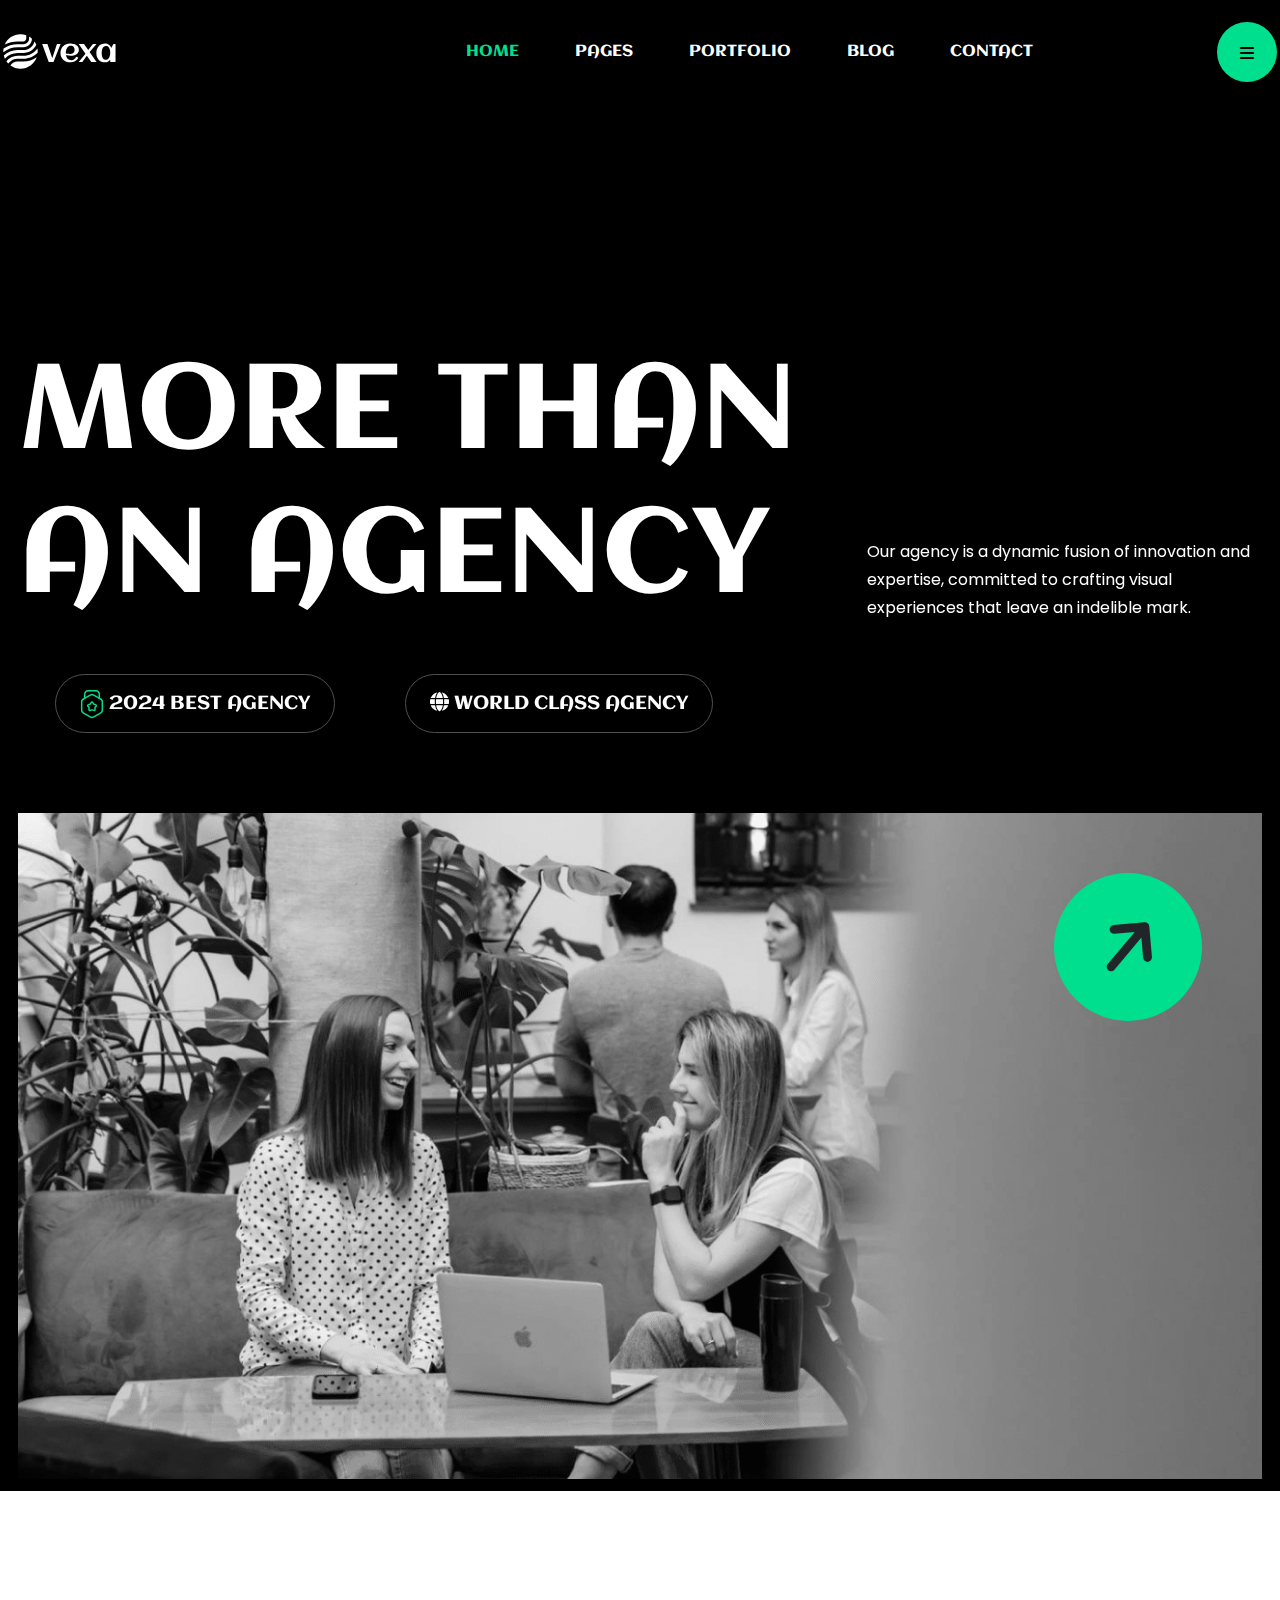
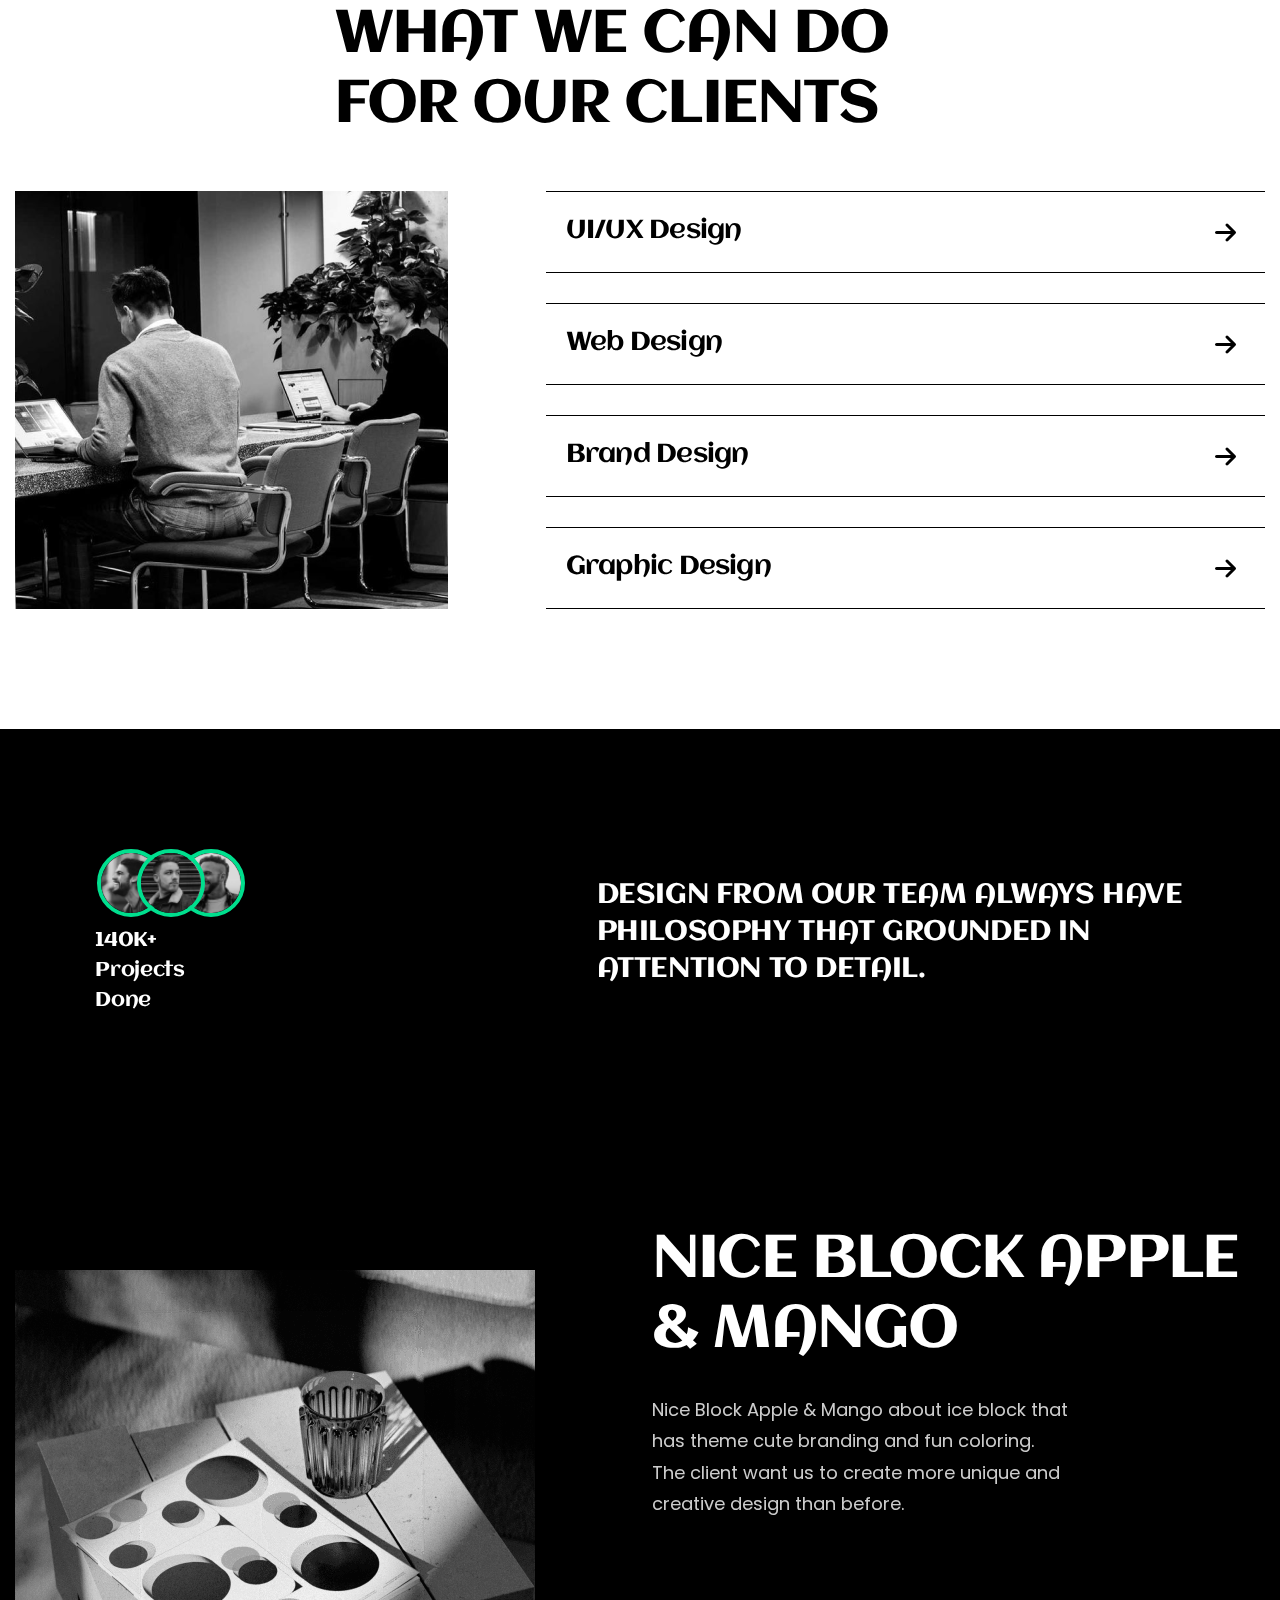
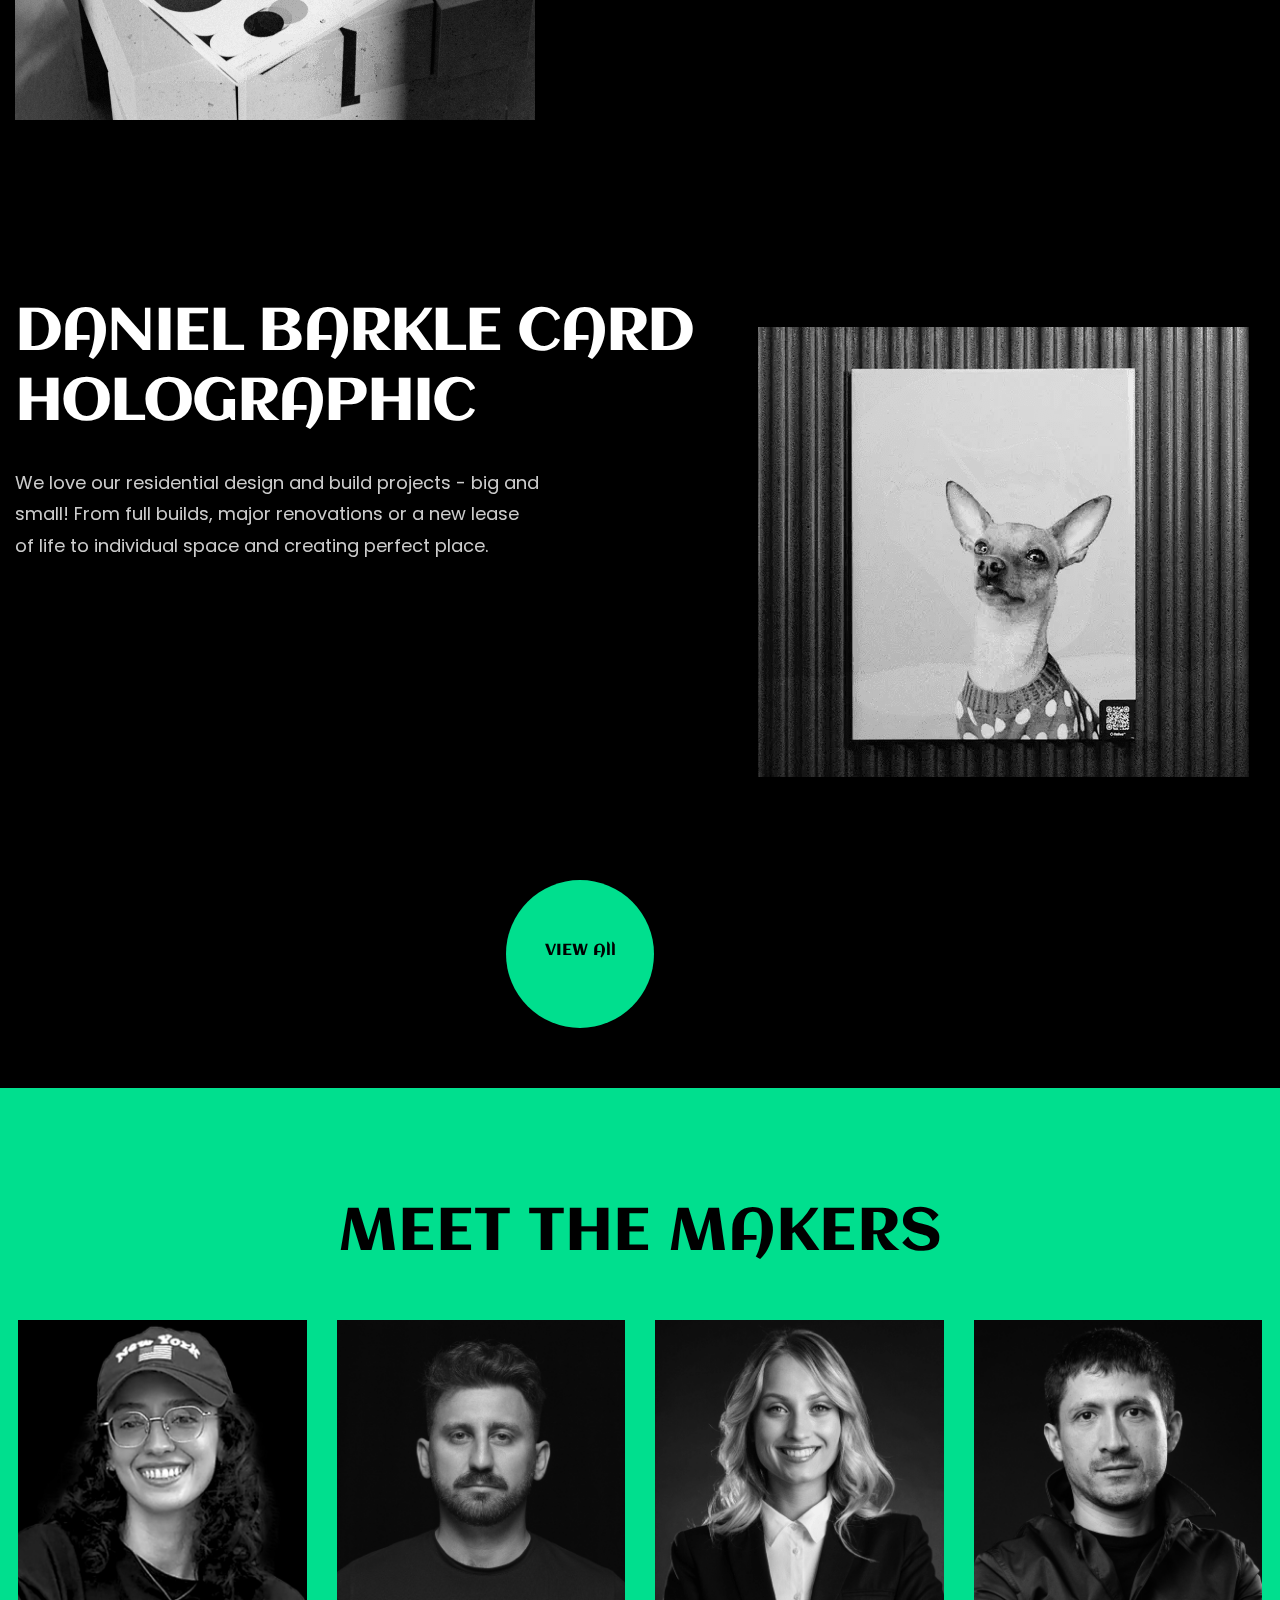
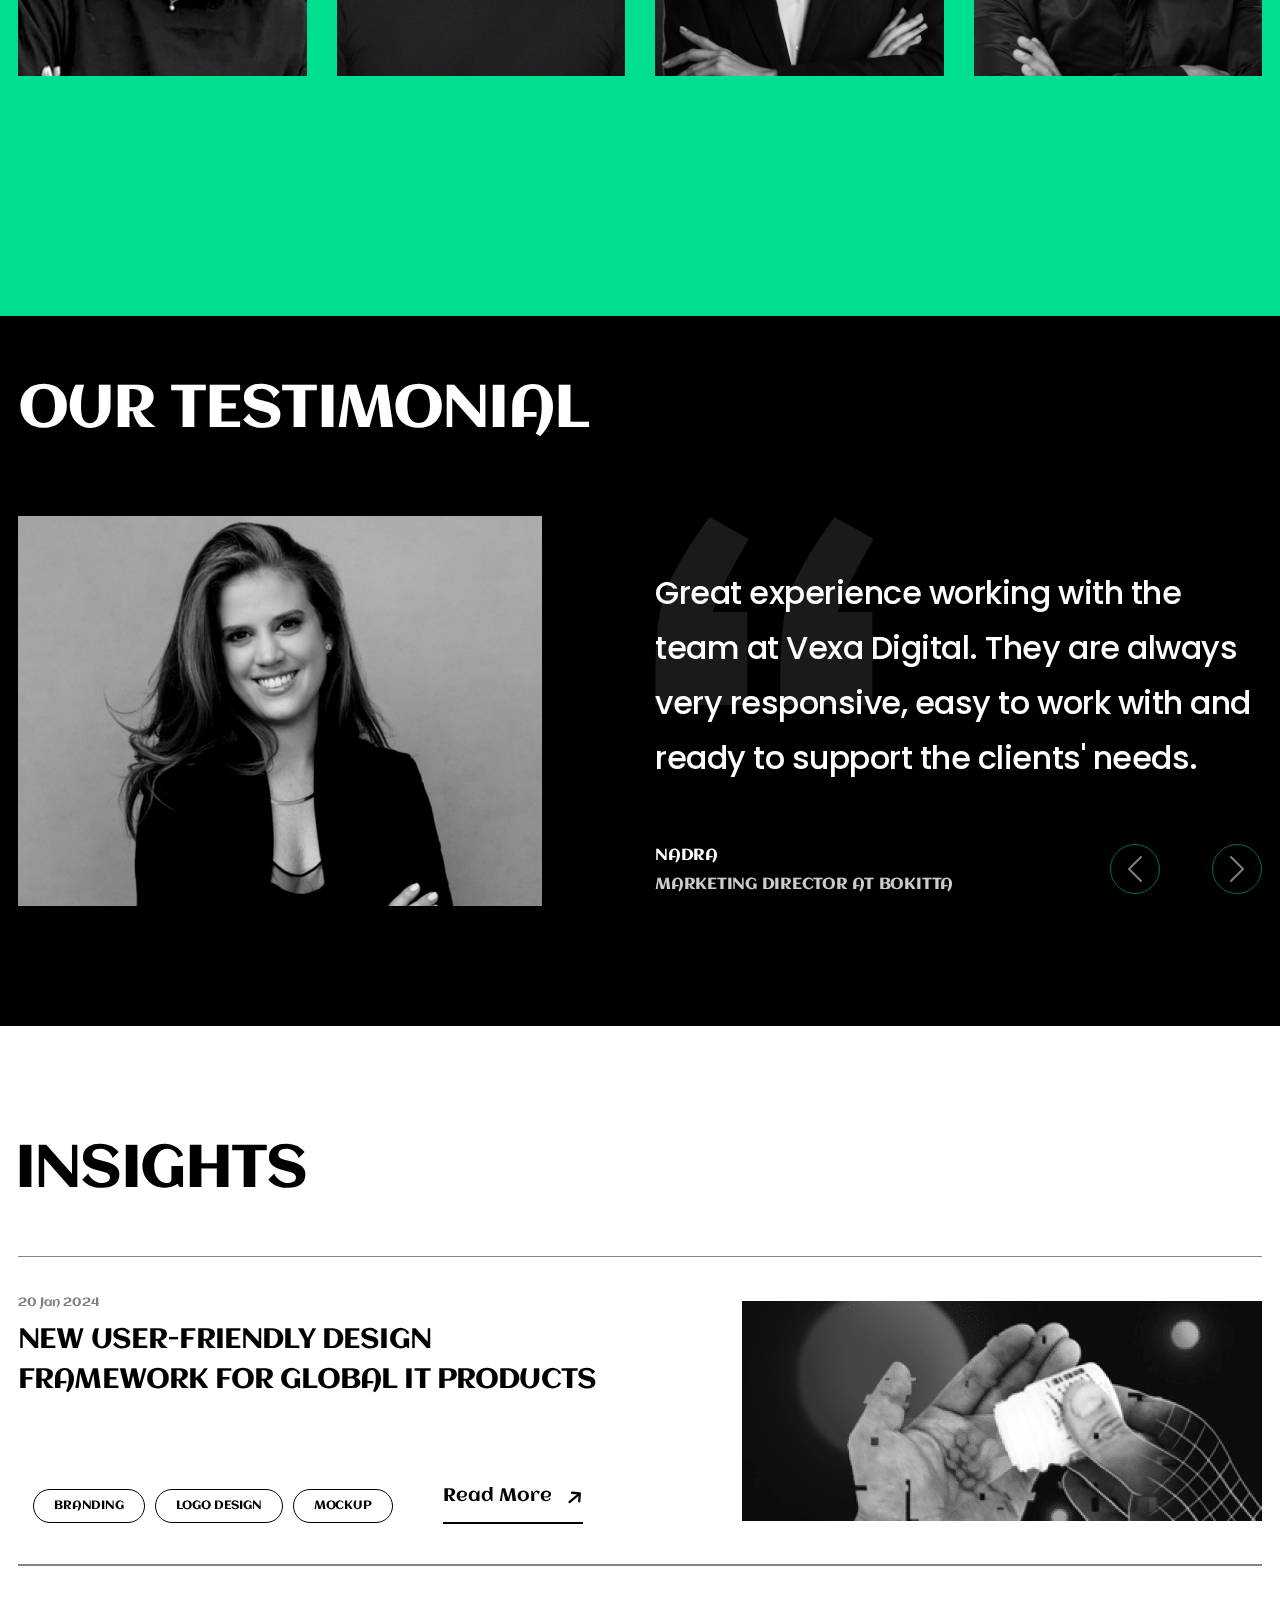
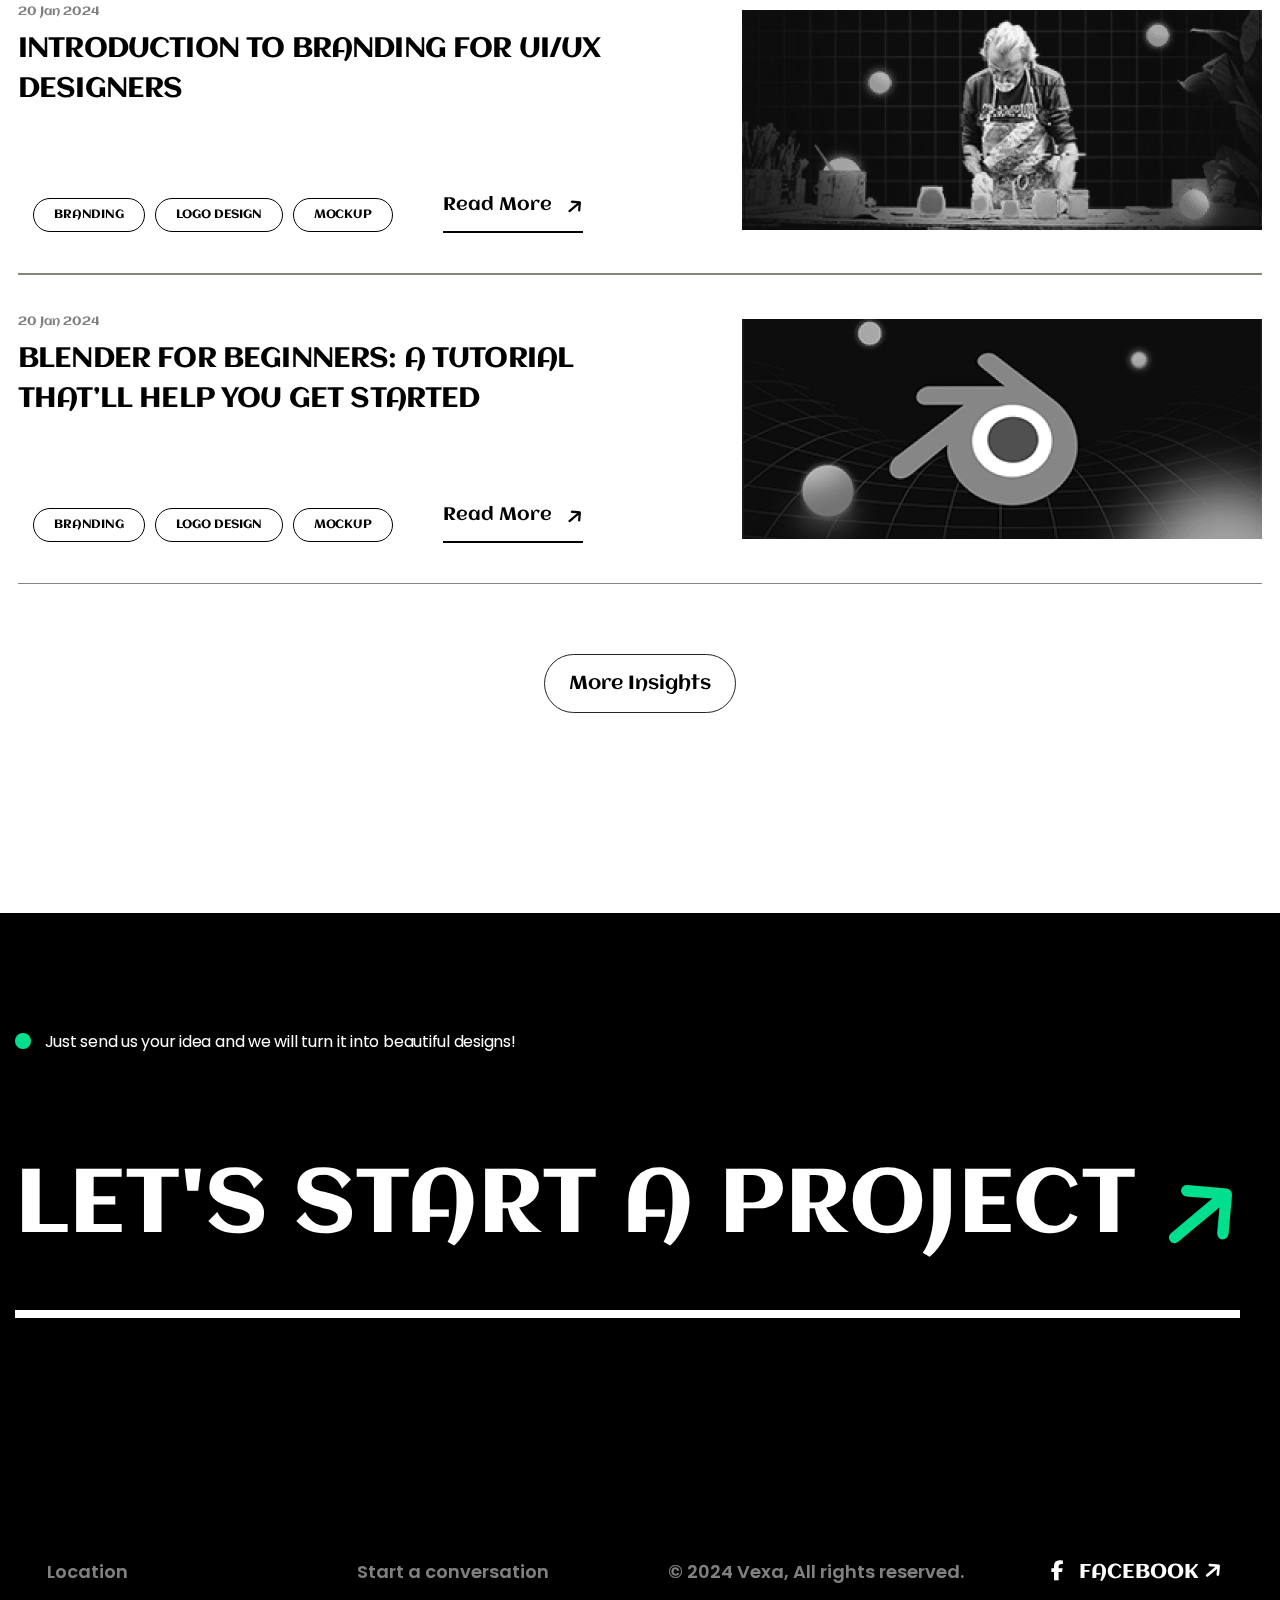
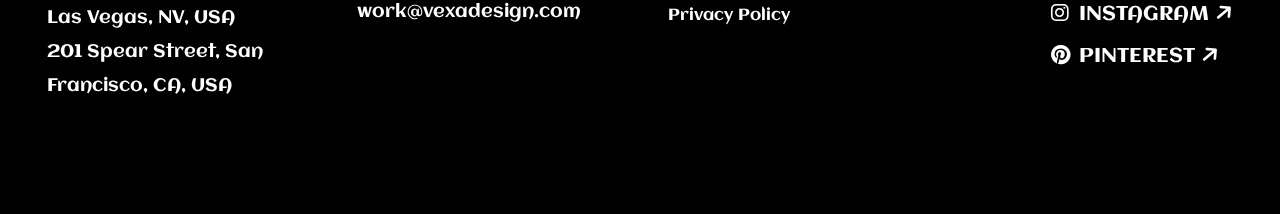
<file: bootsrap-project/index.html>
<!DOCTYPE html>
<html lang="en">

<head>
  <meta charset="UTF-8">
  <meta name="viewport" content="width=device-width, initial-scale=1.0">
  <title>Vexa-Creative</title>
  <!-- all -->
  <link rel="stylesheet" href="css/all.css">
  <!-- font -->
  <link rel="stylesheet" href="css/stylesheet.css">
  <!-- bs -->
  <link rel="stylesheet" href="css/bootstrap.min.css">
  <!-- favicon -->
  <link rel="shortcut icon" href="img/advertisig-agency.png" type="img">
  <!-- css -->
  <link rel="stylesheet" href="css/style.css">
</head>

<body>

  <!-- header -->

  <header>
    <div class="container-header">
      <div class="row">
        <nav class="navbar navbar-expand-lg bg-body-tertiary">
          <div class="col-4 mx-auto">
            <a class="navbar-brand" href="#">
              <img src="img/logo-white.svg" alt="">
            </a>
          </div>
          <div class="col-6 mx-auto">
            <div class="collapse navbar-collapse" id="navbarSupportedContent">
              <ul class="navbar-nav  ms-auto me-0">
                <li class="nav-item">
                  <a class="nav-link active" aria-current="page" href="#">Home</a>
                  <ul class="sub-menu">
                    <li class="active">
                      <a href="#" class="active">
                        Digital Agency
                      </a>
                    </li>
                    <li>
                      <a href="#">
                        Creative Agency
                      </a>
                    </li>
                    <li>
                      <a href="#">
                        Design Studio
                      </a>
                    </li>
                    <li>
                      <a href="#">
                        Digital Marketing
                      </a>
                    </li>
                    <li>
                      <a href="#">
                        Modern Agency
                      </a>
                    </li>
                    <li>
                      <a href="#">
                        Creative Studio
                      </a>
                    </li>
                    <li>
                      <a href="#">
                        Startup Agency
                      </a>
                    </li>
                    <li>
                      <a href="#">
                        Personal Portfolio
                      </a>
                    </li>
                  </ul>
                </li>

                <li class="nav-item">
                  <a class="nav-link " aria-current="page" href="#">PAGES</a>
                  <ul class="sub-menu">
                    <li class="active">
                      <a href="#">
                        About Us
                      </a>
                    </li>
                    <li>
                      <a href="#">
                        Service
                      </a>
                    </li>
                    <li>
                      <a href="#">
                        Service Details
                      </a>
                    </li>
                    <li>
                      <a href="#">
                        Our Team
                      </a>
                    </li>
                    <li>
                      <a href="#">
                        Team Details
                      </a>
                    </li>
                    <li>
                      <a href="#">
                        Pricing
                      </a>
                    </li>
                    <li>
                      <a href="#">
                        FAQ Page
                      </a>
                    </li>
                    <li>
                      <a href="#">
                        404 Error Page
                      </a>
                    </li>
                  </ul>
                </li>

                <li class="nav-item">
                  <a class="nav-link " aria-current="page" href="#">PORTFOLIO</a>
                  <ul class="sub-menu">
                    <li class="active">
                      <a href="#">
                        Portfolio
                      </a>
                    </li>
                    <li>
                      <a href="#">
                        Portfolio Details
                      </a>
                    </li>
                  </ul>
                </li>

                <li class="nav-item">
                  <a class="nav-link " aria-current="page" href="#">BLOG</a>
                  <ul class="sub-menu">
                    <li class="active">
                      <a href="#">
                        Our Blog
                      </a>
                    </li>
                    <li>
                      <a href="#">
                        Blog Details
                      </a>
                    </li>
                  </ul>
                </li>

                <li class="nav-item">
                  <a class="nav-link " aria-current="page" href="#">CONTACT</a>
                </li>
              </ul>
            </div>

          </div>
          <div class="col-2 mx-auto ">
            <a class=" btn-offcanvas me-0  d-flex" type="button" data-bs-toggle="offcanvas"
              data-bs-target="#offcanvasWithBothOptions" aria-controls="offcanvasWithBothOptions">
              <i class="fa-solid fa-bars" style="color: #000;"></i>
            </a>

          </div>
      </div>
      </nav>
    </div>
    </div>
  </header>

  <!-- benner  -->

  <section class="hero-wrapper">
    <div class="container">
      <div class="row">
        <div class="col-8">
          <h1><span class="text">MORE THAN AN</span> AGENCY</h1>
        </div>
        <div class="col-4 align-self-end">
          <div class="ped">
            <p>Our agency is a dynamic fusion of
              innovation and expertise, committed to crafting visual experiences that leave an indelible mark.</p>
          </div>
        </div>
        <div class="tg-button-wrap ">
          <button class="button">
            <img src="img/l-1.svg" alt="">
            2024 BEST AGENCY
          </button>
          <button class="button">
            <i class="fa-solid fa-globe"></i>
            WORLD CLASS AGENCY
          </button>
        </div>
        <div class="col-12">
          <div class="hero-thumb">
            <div class="thumb">
              <img src="img/benner.jpg" alt="">
            </div>
            <a href="#" class="btn" style="translate: none;rotate: none;scale: none;transform: translate(0px 0px);">
              <i class="fa-solid fa-arrow-up"></i>
            </a>
          </div>
        </div>
      </div>
    </div>
  </section>

  <!-- form -->

  <section class="service-area pt-110 pb-120 dark-bl">
    <div class="container">
      <div class="row">
        <div class="col-lg-6">
          <div class="section__title mb-50">
            <h2 class="title wow img-custom-anim-left" style="visibility: visible; animation-name: img-anim-left;">WHAT
              WE CAN DO FOR OUR CLIENTS</h2>
          </div>
        </div>
      </div>
      <div class="row gy-40">
        <div class="col-lg-5 wow img-custom-anim-left" style="visibility: visible; animation-name: img-anim-left;">
          <div id="tabs-content">
            <div id="tab1" class="service1-tab-content">
              <div class="service-thumb">
                <img src="img/1-1.jpg" alt="img">
              </div>
            </div>
          </div>
        </div>
        <div class="col-lg-7">
          <ul class="service1-tab-wrap" id="tabs-nav">
            <li class="">
              <div class="service1-tab-item" data-bs-toggle="tab" data-bs-target="#tab1">
                <a class="service1-tab-single" href="#">UI/UX Design <i
                    class="fa-solid fa-arrow-right d-flex me-0"></i></a>
              </div>
            </li>
            <li>
              <div class="service1-tab-item" data-bs-toggle="tab" data-bs-target="#tab2">
                <a class="service1-tab-single" href="#">Web Design <i
                    class="fa-solid fa-arrow-right d-flex me-0"></i></a>
              </div>
            </li>
            <li>
              <div class="service1-tab-item" data-bs-toggle="tab" data-bs-target="#tab3">
                <a class="service1-tab-single" href="#">Brand Design <i
                    class="fa-solid fa-arrow-right d-flex me-0"></i></a>
              </div>
            </li>
            <li>
              <div class="service1-tab-item" data-bs-toggle="tab" data-bs-target="#tab4">
                <a class="service1-tab-single" href="#">Graphic Design <i
                    class="fa-solid fa-arrow-right d-flex me-0"></i></a>
              </div>
            </li>
          </ul>
        </div>
      </div>
    </div>
  </section>

  <!-- form -->

  <section class="work-area pt-120 pb-120 dark-bg">
    <div class="container">
      <div class="work-wrap-header">
        <div class="work-thumb-wrap">
          <div class="work-group-thumb wow img-custom-anim-top"
            style="visibility: visible; animation-name: img-anim-top;">
            <div class="thumb">
              <img src="img/group-img-1-1.jpg" alt="img">
            </div>
            <div class="thumb">
              <img src="img/group-img-1-2.jpg" alt="img">
            </div>
            <div class="thumb">
              <img src="img/group-img-1-3.jpg" alt="img">
            </div>
          </div>
          <div class="work-counter-wrap wow img-custom-anim-left"
            style="visibility: visible; animation-name: img-anim-left;">
            <span class="counter-number">140</span>K+ Projects Done
          </div>
        </div>
        <h3 class="work-wrap-text wow img-custom-anim-right"
          style="visibility: visible; animation-name: img-anim-right;">
          Design from our team always have philosophy that grounded in attention to detail.
        </h3>
      </div>
      <div class="pt-100 pb-120">
        <div class="row gy-40 align-items-center">
          <div class="col-lg-6 wow img-custom-anim-left" style="visibility: visible; animation-name: img-anim-left;">
            <div class="work-img-wrap1">
              <img src="img/work-thumb1.jpg" alt="img">
            </div>
          </div>
          <div class="col-lg-6">
            <div class="work-wrap-details wow img-custom-anim-left"
              style="visibility: visible; animation-name: img-anim-left;">
              <div class="section__title mb-40">
                <h2 class="title text-white">NICE BLOCK APPLE &amp; MANGO</h2>
                <p class="sec-text text-white">Nice Block Apple &amp; Mango about ice block that has theme cute branding
                  and fun coloring. The client want us to create more unique and creative design than before.</p>
              </div>
              <div class="blog__post-meta">
                <ul class="list-wrap">
                  <li><a href="#">BRANDING</a></li>
                  <li><a href="#">LOGO DESIGN</a></li>
                  <li><a href="#">MOCKUP</a></li>
                </ul>
              </div>
              <div class="tg-button-wrap mt-70">
                <a class="link-btn ms-0" href="#">
                  View Project
                  <i class="fa-solid fa-arrow-right"></i>
                </a>
              </div>
            </div>
          </div>
        </div>
      </div>
      <div class="row gy-40 align-items-center flex-row-reverse">
        <div class="col-xl-5 col-lg-6 wow img-custom-anim-right"
          style="visibility: visible; animation-name: img-anim-right;">
          <div class="work-img-wrap1">
            <img src="img/work-thumb2.jpg" alt="img">
          </div>
        </div>
        <div class="col-xl-7 col-lg-6">
          <div class="work-wrap-details wow img-custom-anim-right"
            style="visibility: visible; animation-name: img-anim-right;">
            <div class="section__title mb-40">
              <h2 class="title text-white">DANIEL BARKLE CARD HOLOGRAPHIC</h2>
              <p class="sec-text text-white">We love our residential design and build projects - big and small! From
                full builds, major renovations or a new lease of life to individual space and creating perfect place.
              </p>
            </div>
            <div class="blog__post-meta">
              <ul class="list-wrap list-wrap-1">
                <li><a href="#">BRANDING</a></li>
                <li><a href="#">LOGO DESIGN</a></li>
                <li><a href="#">MOCKUP</a></li>
              </ul>
            </div>
            <div class="tg-button-wrap mt-70 ">
              <a class="link-btn ms-0" href="#">
                View Project
                <i class="fa-solid fa-arrow-right"></i>
              </a>
            </div>
          </div>
        </div>
      </div>
      <div class="btn-sec d-flex justify-content-center">
        <a href="#" class="btn position-relative"
          style="translate: none;rotate: none;scale: none;transform: translate(0px 0px);">
          <h6 class="text-black">VIEW All</h6>
        </a>
      </div>
    </div>
  </section>

  <!-- offcanavs -->

  <section class="offcanvas offcanvas-end  bg-black" data-bs-scroll="true" tabindex="-1" id="offcanvasWithBothOptions"
    aria-labelledby="offcanvasWithBothOptionsLabel">
    <div class="offcanvas-header me-0">
      <button type="button" class="btn-close bg-white" data-bs-dismiss="offcanvas" aria-label="Close"></button>
    </div>
    <div class="offcanvas-body ms-0">
      <div class="img mb-30">
        <img src="img/logo-white.svg" alt="">
      </div>
      <div class="info">
        <div class="contact-list mb-30">
          <h5>Office Address</h5>
          <p>123/A, Miranda City Likaoli <br> Prikano, Dope</p>
        </div>
        <div class="contact-list mb-30">
          <h5>Phone Number</h5>
          <p>+0989 7876 9865 9</p>
          <p>+(090) 8765 86543 85</p>
        </div>
        <div class="contact-list mb-30">
          <h5>Email Address</h5>
          <p>info@example.com</p>
          <p>example.mail@hum.com</p>
        </div>
      </div>
      <div class="icon mt-30">
        <ul>
          <li>
            <a href="#">
              <i class="fa-brands fa-facebook-f"></i>
            </a>
          </li>
          <li>
            <a href="#">
              <i class="fa-brands fa-twitter"></i>
            </a>
          </li>
          <li>
            <a href="#">
              <i class="fa-brands fa-whatsapp"></i>
            </a>
          </li>
          <li>
            <a href="#">
              <i class="fa-brands fa-instagram"></i>
            </a>
          </li>
          <li>
            <a href="#">
              <i class="fa-brands fa-youtube"></i>
            </a>
          </li>
        </ul>
      </div>
    </div>
  </section>

  <section class="team-area">
    <div class="container">
      <div class="section-title text-center mb-50">
        <h1 class="title text-uppercase">MEET THE MAKERS</h1>
      </div>
      <div class="row">
        <div class="col-3">
          <div class="team-card position-relative">
            <div class="card-img">
              <img src="img/team-1-1.jpg" alt="">
            </div>
            <div class="card-detail">
              <div class="media-left">
                <h4>
                  <a href="#">Terry Souro</a>
                </h4>
                <p>Creative Director</p>
              </div>
              <div class="media-social">
                <button class="icon-btn">
                  <i class="fa-solid fa-plus"></i>
                </button>
                <div class="social-icon">
                  <a href="#">
                    <i class="fa-brands fa-facebook-f"></i>
                  </a>
                  <a href="#">
                    <i class="fa-brands fa-twitter"></i>
                  </a>
                  <a href="#">
                    <i class="fa-brands fa-linkedin-in"></i>
                  </a>
                </div>
              </div>
            </div>
          </div>
        </div>
        <div class="col-3">
          <div class="team-card position-relative">
            <div class="card-img">
              <img src="img/team-1-2.jpg" alt="">
            </div>
            <div class="card-detail">
              <div class="media-left">
                <h4>
                  <a href="#">Souro Terry</a>
                </h4>
                <p>Creative Director</p>
              </div>
              <div class="media-social">
                <button class="icon-btn">
                  <i class="fa-solid fa-plus"></i>
                </button>
                <div class="social-icon">
                  <a href="#">
                    <i class="fa-brands fa-facebook-f"></i>
                  </a>
                  <a href="#">
                    <i class="fa-brands fa-twitter"></i>
                  </a>
                  <a href="#">
                    <i class="fa-brands fa-linkedin-in"></i>
                  </a>
                </div>
              </div>
            </div>
          </div>
        </div>
        <div class="col-3">
          <div class="team-card position-relative">
            <div class="card-img">
              <img src="img/team-1-3.jpg" alt="">
            </div>
            <div class="card-detail">
              <div class="media-left">
                <h4>
                  <a href="#">Stephen</a>
                </h4>
                <p>Creative Director</p>
              </div>
              <div class="media-social">
                <button class="icon-btn">
                  <i class="fa-solid fa-plus"></i>
                </button>
                <div class="social-icon">
                  <a href="#">
                    <i class="fa-brands fa-facebook-f"></i>
                  </a>
                  <a href="#">
                    <i class="fa-brands fa-twitter"></i>
                  </a>
                  <a href="#">
                    <i class="fa-brands fa-linkedin-in"></i>
                  </a>
                </div>
              </div>
            </div>
          </div>
        </div>
        <div class="col-3">
          <div class="team-card position-relative">
            <div class="card-img">
              <img src="img/team-1-4.jpg" alt="">
            </div>
            <div class="card-detail">
              <div class="media-left">
                <h4>
                  <a href="#">Terry Souro</a>
                </h4>
                <p>Creative Director</p>
              </div>
              <div class="media-social">
                <button class="icon-btn">
                  <i class="fa-solid fa-plus"></i>
                </button>
                <div class="social-icon">
                  <a href="#">
                    <i class="fa-brands fa-facebook-f"></i>
                  </a>
                  <a href="#">
                    <i class="fa-brands fa-twitter"></i>
                  </a>
                  <a href="#">
                    <i class="fa-brands fa-linkedin-in"></i>
                  </a>
                </div>
              </div>
            </div>
          </div>
        </div>
      </div>
    </div>
  </section>

  <!-- testimonal -->

  <section>
    <div class="testimonial">
      <div class="container">
        <div class="row">
          <div class="col-12">
            <h6>OUR TESTIMONIAL</h6>
          </div>
          <div class="col-6">
            <div class="testimonial-img">
              <img src="img/testimonial1-1.jpg" alt="">
            </div>
          </div>
          <div class="col-6">
            <div class="testimonal-icon">
              <img src="img/quote-left.svg" alt="">
            </div>
            <div id="carouselExampleControlsNoTouching" class="carousel slide" data-bs-touch="false">
              <div class="carousel-inner">
                <div class="carousel-item active">
                  <p> Great experience working with the team at Vexa Digital. They are always very responsive, easy to
                    work with and ready to support the clients' needs.</p>
                  <h3>NADRA</h3>
                  <h1>MARKETING DIRECTOR AT BOKITTA</h1>
                </div>
                <div class="carousel-item">
                  <p> Great experience working with the team at Vexa Digital. They are always very responsive, easy to
                    work with and ready to support the clients' needs.</p>
                  <h3>NADRA</h3>
                  <h1>MARKETING DIRECTOR AT BOKITTA</h1>
                </div>
                <div class="carousel-item">
                  <p> Great experience working with the team at Vexa Digital. They are always very responsive, easy to
                    work with and ready to support the clients' needs.</p>
                  <h3>NADRA</h3>
                  <h1>MARKETING DIRECTOR AT BOKITTA</h1>
                </div>
              </div>
              <a class="carousel-control-prev carousel-btn" type="button"
                data-bs-target="#carouselExampleControlsNoTouching" data-bs-slide="prev">
                <span class="carousel-control-prev-icon" aria-hidden="true"></span>
                <span class="visually-hidden">Previous</span>
              </a>
              <button class="carousel-control-next" type="button" data-bs-target="#carouselExampleControlsNoTouching"
                data-bs-slide="next">
                <span class="carousel-control-next-icon" aria-hidden="true"></span>
                <span class="visually-hidden">Next</span>
              </button>
            </div>
          </div>
        </div>
      </div>
    </div>
    </div>
  </section>

  <!-- blog-area -->

  <section class="blog-area-1 pt-110 pb-120">
    <div class="container">
      <div class="section__title mb-50">
        <h2 class="title wow img-custom-anim-left" style="visibility: visible; animation-name: img-anim-left;">INSIGHTS
        </h2>
      </div>
      <div class="row gy-30 align-items-end">
        <div class="col-12">
          <div class="blog__post-item">
            <div class="blog__post-thumb wow img-custom-anim-right"
              style="visibility: visible; animation-name: img-anim-right;">
              <a href="/blog-details"><img src="img/1-1 (1).jpg" alt="img"></a>
            </div>
            <div class="blog__post-content wow img-custom-anim-left"
              style="visibility: visible; animation-name: img-anim-left;">
              <span class="blog__post-date">20 Jan 2024</span>

              <h3 class="title"><a href="/blog-details">New user-friendly design framework for global IT products</a>
              </h3>
              <div class="blog__post-bottom">
                <div class="blog__post-meta">
                  <ul class="list-wrap">
                    <li><a href="/blog-details">BRANDING</a></li>
                    <li><a href="/blog-details">LOGO DESIGN</a></li>
                    <li><a href="/blog-details">MOCKUP</a></li>
                  </ul>
                </div>
                <a class="link-btn" href="/about">
                  Read More
                  <i class="fa-solid fa-arrow-right"></i>
                </a>
              </div>
            </div>
          </div>
        </div>
        <div class="col-12">
          <div class="blog__post-item">
            <div class="blog__post-thumb wow img-custom-anim-right"
              style="visibility: visible; animation-name: img-anim-right;">
              <a href="/blog-details"><img src="img/1-2 (1).jpg" alt="img"></a>
            </div>
            <div class="blog__post-content wow img-custom-anim-left"
              style="visibility: visible; animation-name: img-anim-left;">
              <span class="blog__post-date">20 Jan 2024</span>

              <h3 class="title"><a href="/blog-details">Introduction to Branding for UI/UX Designers</a></h3>
              <div class="blog__post-bottom">
                <div class="blog__post-meta">
                  <ul class="list-wrap">
                    <li><a href="/blog-details">BRANDING</a></li>
                    <li><a href="/blog-details">LOGO DESIGN</a></li>
                    <li><a href="/blog-details">MOCKUP</a></li>
                  </ul>
                </div>
                <a class="link-btn" href="/about">
                  Read More
                  <i class="fa-solid fa-arrow-right"></i>
                </a>
              </div>
            </div>
          </div>
        </div>
        <div class="col-12">
          <div class="blog__post-item">
            <div class="blog__post-thumb wow img-custom-anim-right"
              style="visibility: visible; animation-name: img-anim-right;">
              <a href="/blog-details"><img src="img/1-3.jpg" alt="img"></a>
            </div>
            <div class="blog__post-content wow img-custom-anim-left"
              style="visibility: visible; animation-name: img-anim-left;">
              <span class="blog__post-date">20 Jan 2024</span>

              <h3 class="title"><a href="/blog-details">Blender for Beginners: A Tutorial That’ll Help You Get
                  Started</a></h3>
              <div class="blog__post-bottom">
                <div class="blog__post-meta">
                  <ul class="list-wrap">
                    <li><a href="/blog-details">BRANDING</a></li>
                    <li><a href="/blog-details">LOGO DESIGN</a></li>
                    <li><a href="/blog-details">MOCKUP</a></li>
                  </ul>
                </div>
                <a class="link-btn" href="/about">
                  Read More
                  <i class="fa-solid fa-arrow-right"></i>
                </a>
              </div>
            </div>
          </div>
        </div>
      </div>
      <div class="tg-button-wrap justify-content-center mt-70">
        <a class="button border-dark wow img-custom-anim-top" href="/about"
          style="visibility: visible; animation-name: img-anim-top; color: black; margin: 0;">
          More Insights
        </a>
      </div>
    </div>
  </section>

  <!-- footer -->

  <div class="footer__area dark-bg">
    <div class="container">
      <div class="footer__cta-wrap pt-115 pb-120">
        <p class="footer__cta-wrap-text text-white pb-115"><i class="fas fa-circle"></i> Just send us your idea and we
          will turn it into beautiful designs!</p>
        <h2 class="footer__cta-wrap-title">
          <a class="link-btn text-white" href="#">Let's start a project
            <i class="fa-solid fa-arrow-right"></i>
          </a>
        </h2>
      </div>
      <div class="footer__top fix">
        <div class="row justify-content-between">
          <div class="col-xl-auto col-md-6">
            <div class="footer__widget footer__location">
              <h4 class="footer__widget-title">Location</h4>
              <div class="footer__content">
                <p>Las Vegas, NV, USA
                  201 Spear Street,
                  San Francisco, CA, USA
                </p>
              </div>
            </div>
          </div>
          <div class="col-xl-auto col-md-6">
            <div class="footer__widget footer__conversation">
              <h4 class="footer__widget-title">Start a conversation</h4>
              <div class="footer__content">
                <p><a href="#">work@vexadesign.com</a>
                </p>
              </div>
            </div>
          </div>
          <div class="col-xl-auto col-md-6">
            <div class="footer__widget footer__copyright">
              <h4 class="footer__widget-title">© 2024 Vexa, All rights reserved.</h4>
              <div class="footer__link">
                <ul class="list-wrap">
                  <li><a href="/contact" class="line">Privacy Policy</a></li>
                </ul>
              </div>
            </div>
          </div>
          <div class="col-xl-auto col-md-6 col-sm-6">
            <div class="footer__widget footer__social">
              <ul class="list-wrap">
                <li><a href="#" target="_blank"><i class="social-icon fab fa-facebook-f"></i>FACEBOOK <i
                      class="fa-solid fa-arrow-right"></i></a></li>
                <li><a href="#" target="_blank"><i class="social-icon fab fa-instagram"></i>INSTAGRAM <i
                      class="fa-solid fa-arrow-right"></i></a></li>
                <li><a href="#" target="_blank"><i class="social-icon fab fa-pinterest"></i>PINTEREST <i
                      class="fa-solid fa-arrow-right"></i></a></li>
              </ul>
            </div>
          </div>
        </div>
      </div>
    </div>

    <script src="js/bootstrap.bundle.min.js"></script>

</body>

</html>
</file>
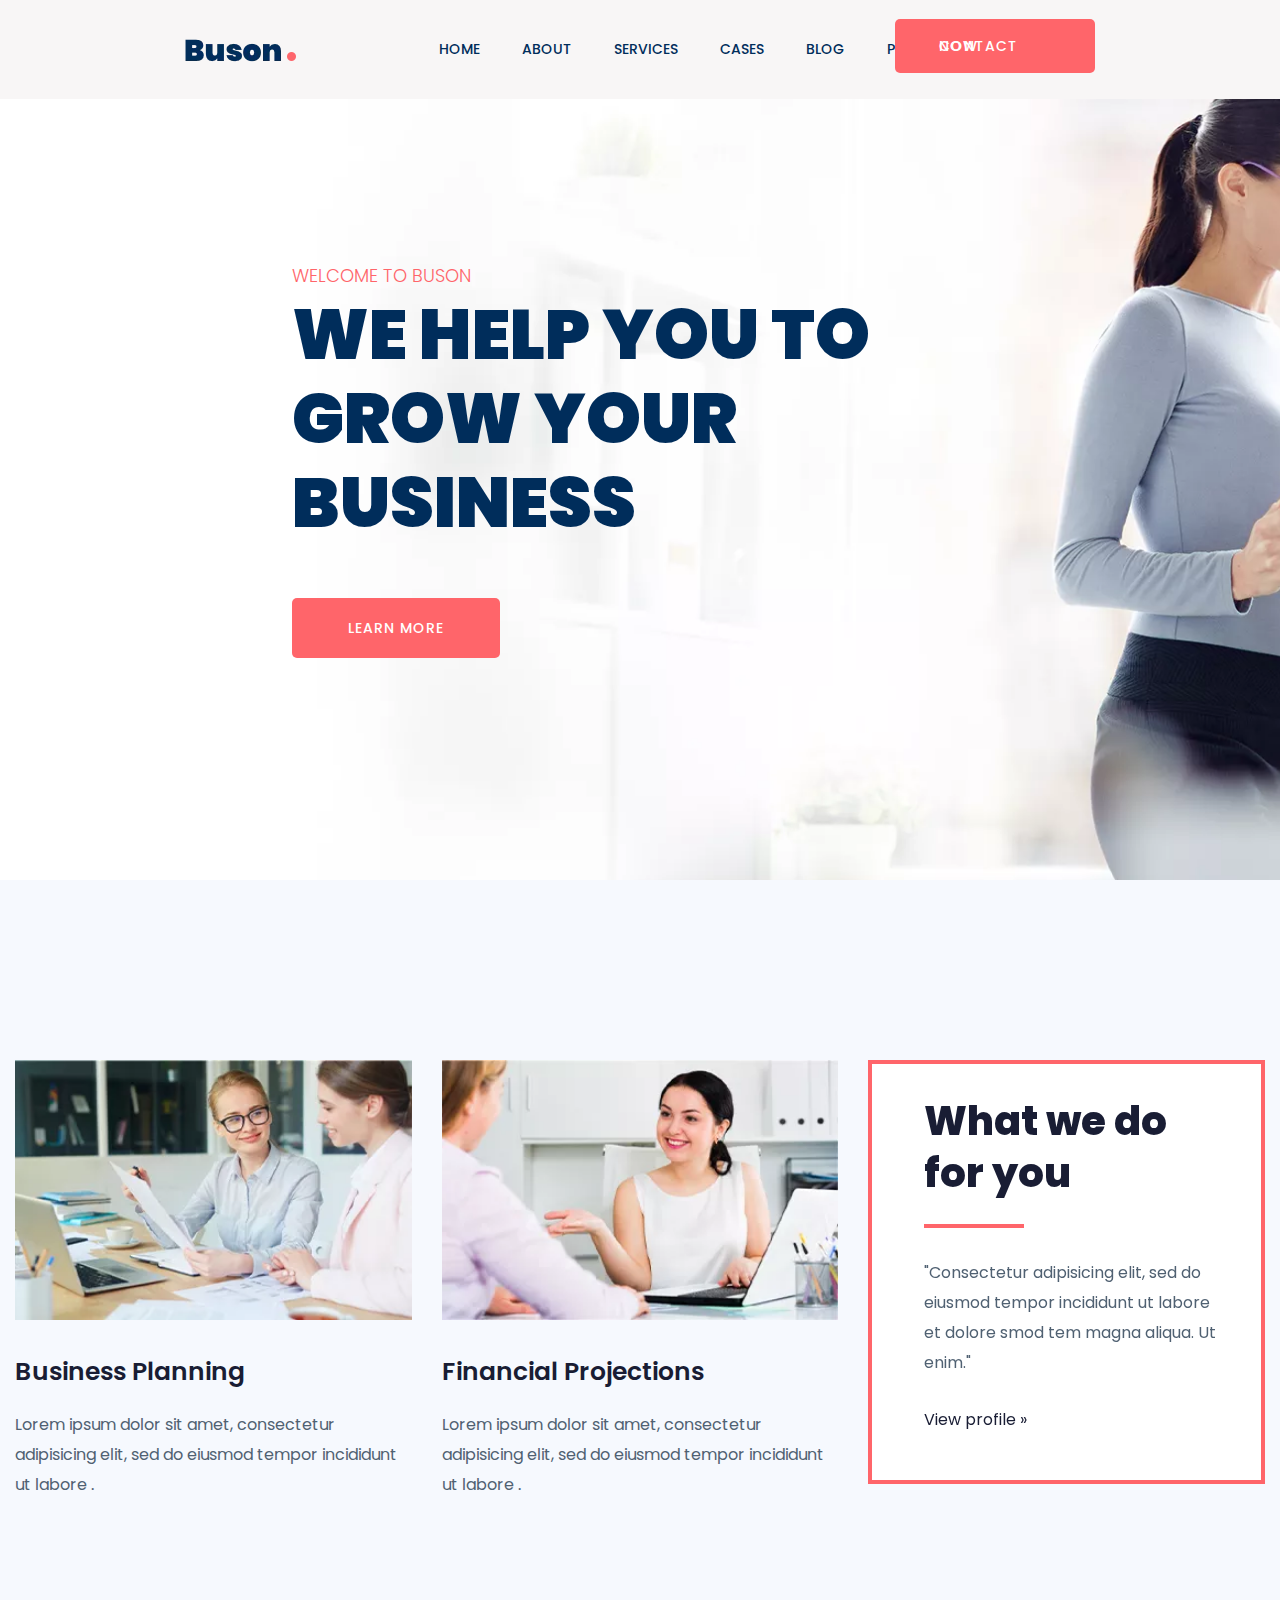
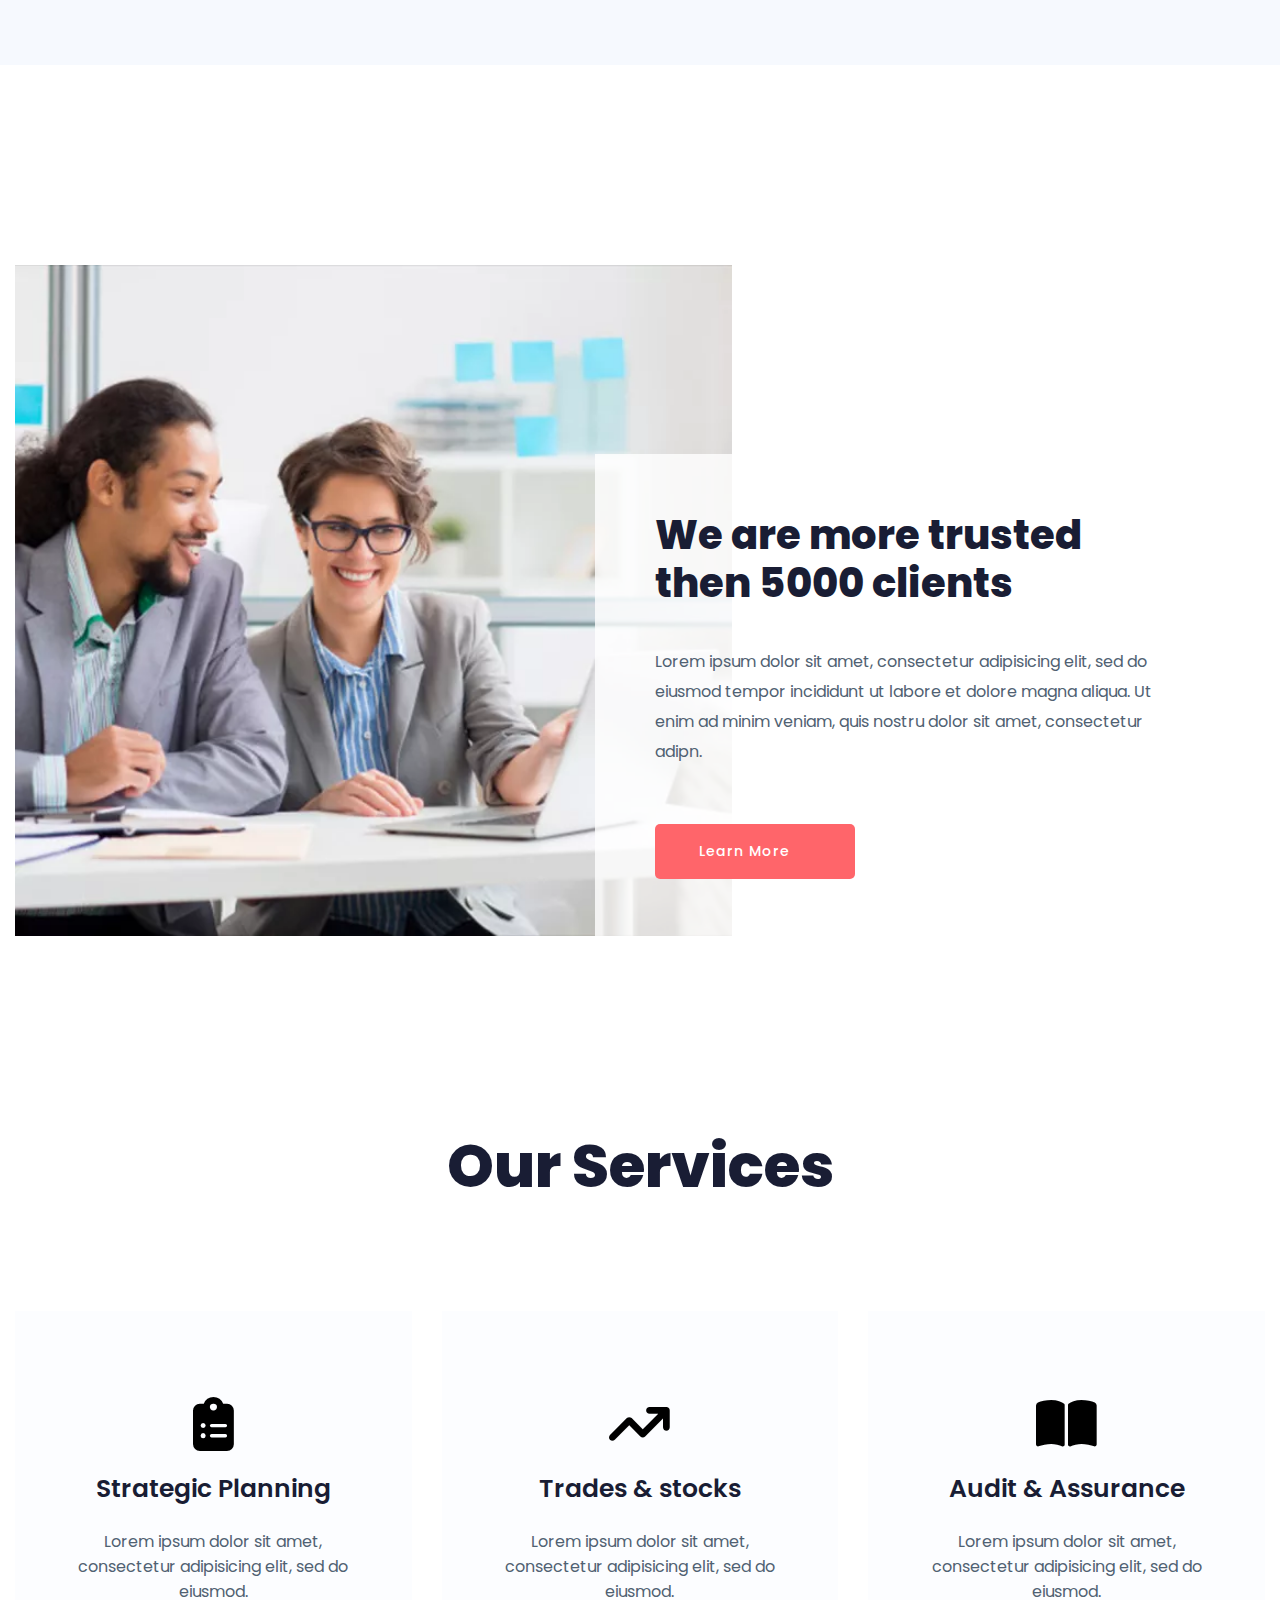
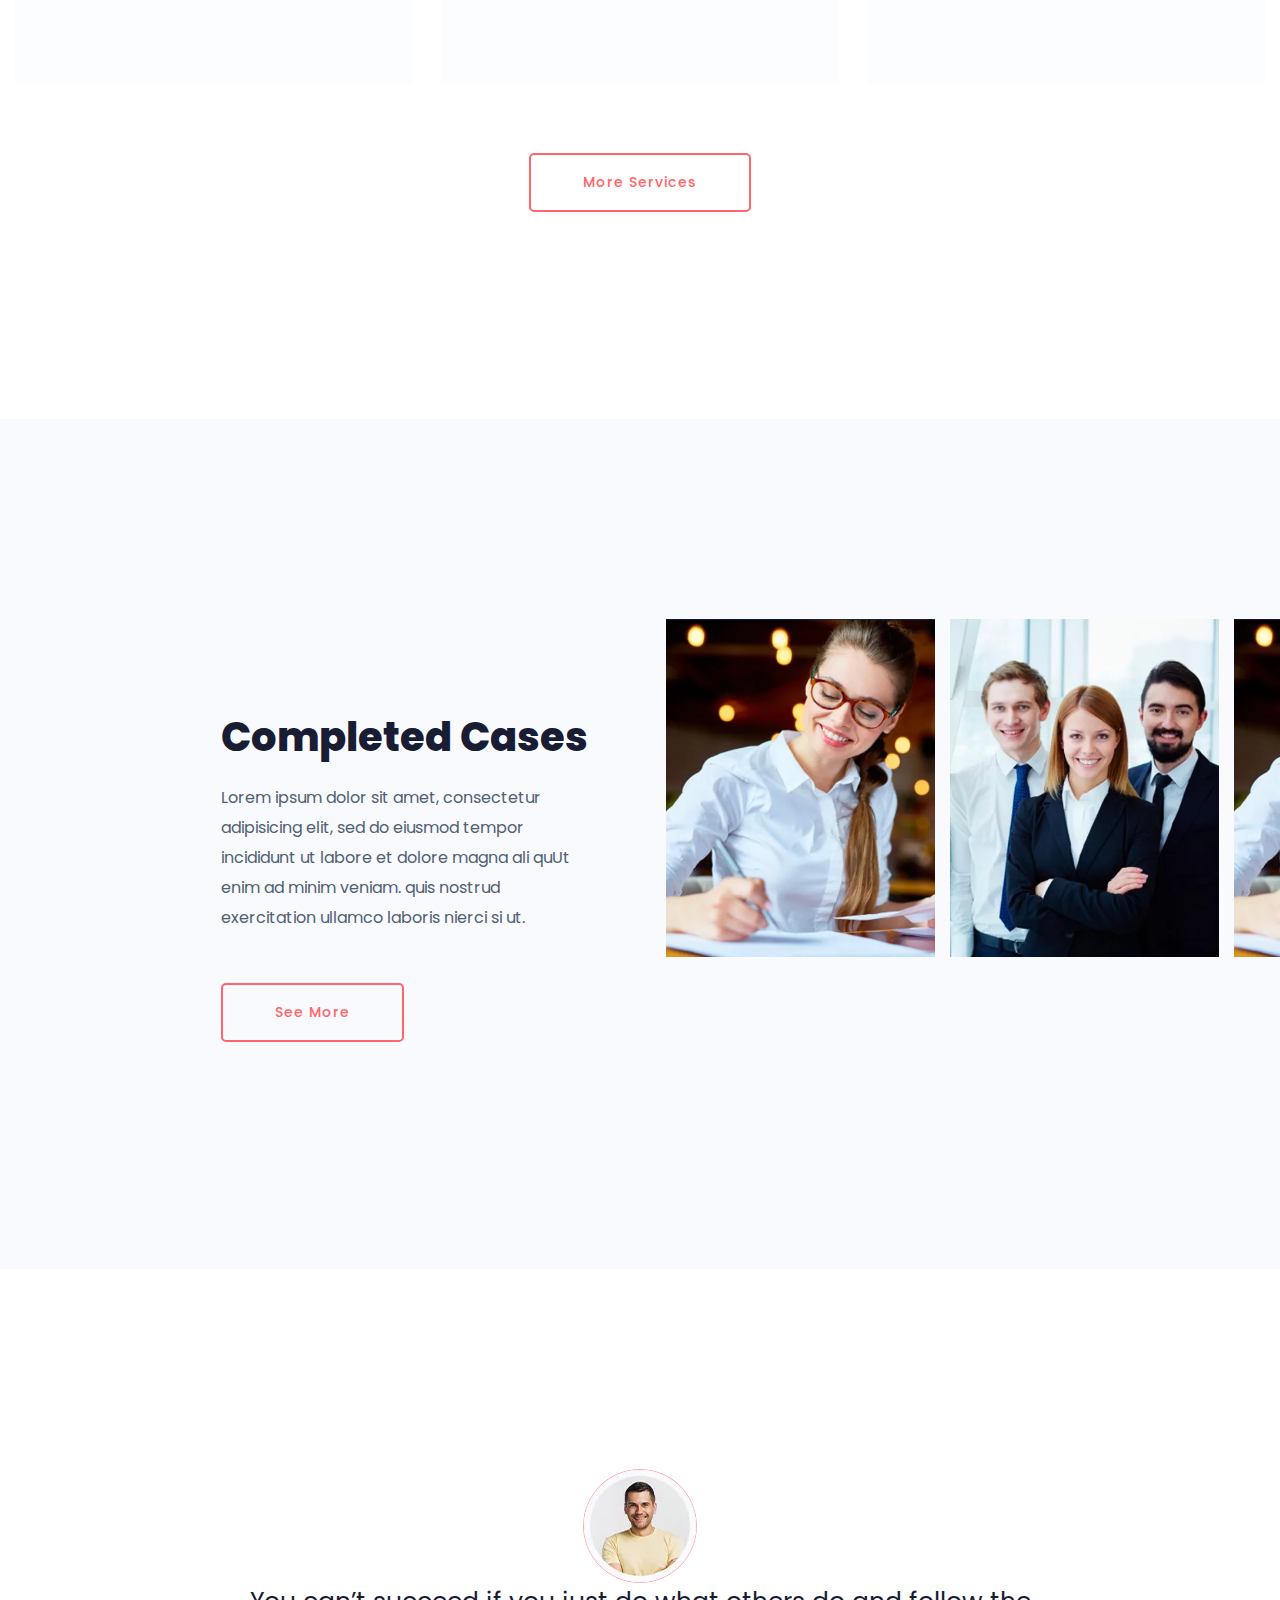
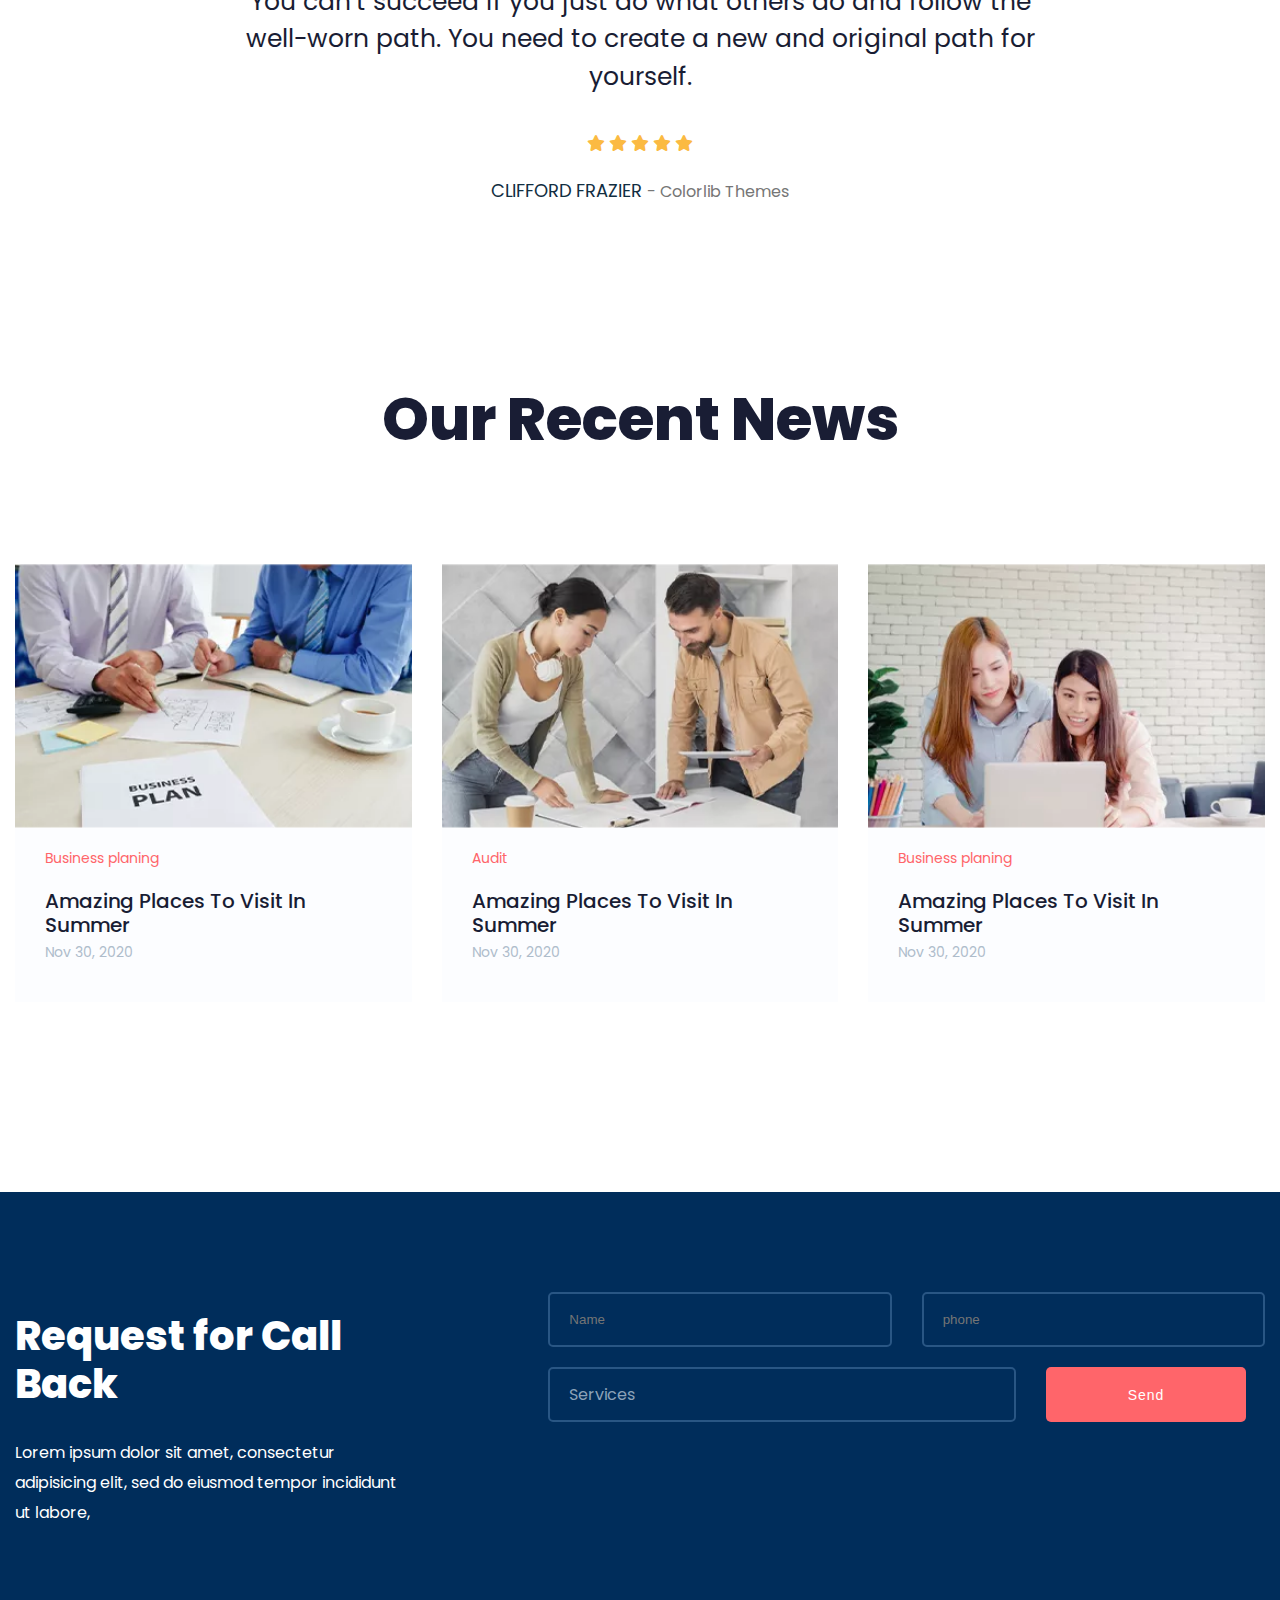
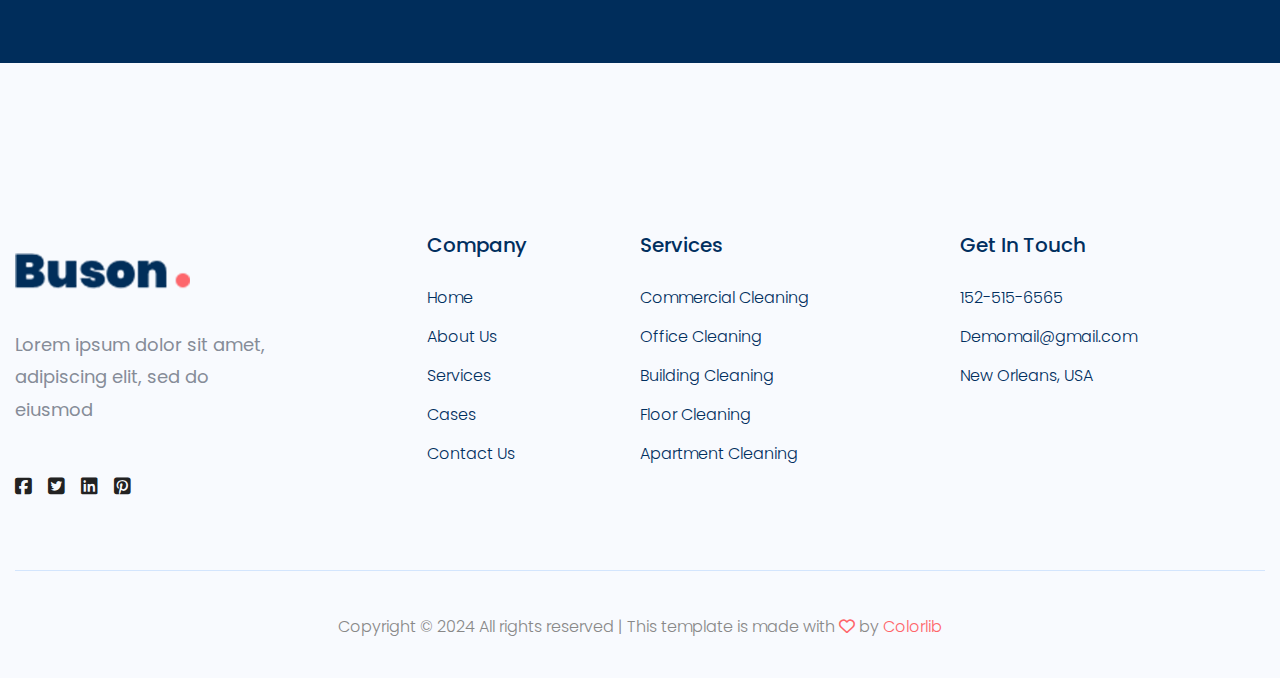
<file: bt-pro/project-d.css/project.css/index.html>
<!DOCTYPE html>
<html lang="en">

<head>
    <meta charset="UTF-8">
    <meta name="viewport" content="width=device-width, initial-scale=1.0">
    <title>Consulting HTML-5 Template </title>
    <!-- font css -->
    <link rel="stylesheet" href="css/stylesheet.css">
    <!-- all css -->
    <link rel="stylesheet" href="css/all.min.css">
    <!-- icon css -->
    <link rel="shortcut icon" href="img/correct (1).png" type="image/x-icon">
    <!-- style.css -->
    <link rel="stylesheet" href="css/style.css">
</head>

<body>
    <header>
        <div class="header-area">
            <div class="main-header">
                <div class="header-top">
                    <div class="container">
                        <div class="col-12">
                            <div class="row justify-content-between align-items-center">
                                <div class="header-left">
                                    <ul>
                                        <li>
                                            <i class="fa-solid fa-location-dot"></i>
                                            65/A, 17th floor, Kings land, New York
                                        </li>
                                        <li>
                                            <i class="fa-solid fa-envelope"></i>
                                            info@consulting.com
                                        </li>
                                    </ul>
                                </div>
                                <div class="header-right">
                                    <ul class="header-social">
                                        <li>
                                            <a href="#"><i class="fa-brands fa-linkedin-in"></i></a>
                                        </li>
                                        <li>
                                            <a href="#"><i class="fa-brands fa-twitter"></i></a>
                                        </li>
                                        <li>
                                            <a href="#"><i class="fa-brands fa-facebook-f"></i></a>
                                        </li>
                                        <li>
                                            <a href="#"><i class="fa-brands fa-google-plus-g"></i></a>
                                        </li>
                                    </ul>
                                </div>
                            </div>
                        </div>
                    </div>
                </div>
                <div class="header-bottom">
                    <div class="container">
                        <div class="row align-items-center">
                            <div class="col-2">
                                <div class="logo">
                                    <a href="#">
                                        <img src="img/logo.png">
                                    </a>
                                </div>
                            </div>
                            <div class="col-8">
                                <div class="main-menu f-right d-block">
                                    <nav>
                                        <ul>
                                            <li>
                                                <a href="index.html">Home</a>
                                            </li>
                                            <li>
                                                <a href="index.html">About</a>
                                            </li>
                                            <li>
                                                <a href="index.html">Services</a>
                                            </li>
                                            <li>
                                                <a href="index.html">Cases</a>
                                            </li>
                                            <li>
                                                <a href="index.html">Blog</a>
                                                <ul class="submenu">
                                                    <li>
                                                        <a href="#">Blog</a>
                                                    </li>
                                                    <li>
                                                        <a href="#">Blog Details</a>
                                                    </li>
                                                </ul>
                                            </li>
                                            <li>
                                                <a href="index.html">Page</a>
                                                <ul class="submenu">
                                                    <li>
                                                        <a href="#">Contact</a>
                                                    </li>
                                                    <li>
                                                        <a href="#">Element</a>
                                                    </li>
                                                    <li>
                                                        <a href="#">Case Details</a>
                                                    </li>
                                                </ul>
                                            </li>
                                        </ul>
                                    </nav>
                                </div>
                            </div>
                            <div class="col-2">
                                <div class="header-right-btn f-right d-block">
                                    <a href="#" class="btn">Contact Now</a>
                                </div>
                            </div>
                        </div>
                    </div>
                </div>
            </div>
        </div>
    </header>
    <main>
        <div class="single-slider slider-height d-flex align-items-center">
            <div class="container">
                <div class="row">
                    <div class="col-6">
                        <div class="hero_caption">
                            <p>Welcome to Buson</p>
                            <h1>We help you to grow your business</h1>
                            <div class="hero_btn">
                                <a href="#" class="btn hero-btn">
                                    Learn More
                                </a>
                            </div>
                        </div>
                    </div>
                </div>
            </div>
        </div>
    </main>
    <div class="team-profile team-padding">
        <div class="container">
            <div class="row">
                <div class="col-4">
                    <div class="single-profile mb-30">
                        <div class="single-profile-front">
                            <div class="profile-img">
                                <img src="img/team_1.jpg.webp">
                            </div>
                            <div class="profile-caption">
                                <h4>
                                    <a href="#">Business Planning</a>
                                </h4>
                                <p>
                                    Lorem ipsum dolor sit amet, consectetur adipisicing elit, sed do eiusmod tempor
                                    incididunt ut labore .
                                </p>
                            </div>
                        </div>
                    </div>
                </div>
                <div class="col-4">
                    <div class="single-profile mb-30">
                        <div class="single-profile-front">
                            <div class="profile-img">
                                <img src="img/team_2.jpg.webp">
                            </div>
                            <div class="profile-caption">
                                <h4>
                                    <a href="#">Financial Projections</a>
                                </h4>
                                <p>
                                    Lorem ipsum dolor sit amet, consectetur adipisicing elit, sed do eiusmod tempor
                                    incididunt ut labore .
                                </p>
                            </div>
                        </div>
                    </div>
                </div>
                <div class="col-4">
                    <div class="single-profile mb-30">
                        <div class="single-profile-last">
                            <h2>
                                What we do for you
                            </h2>
                            <p>
                                "Consectetur adipisicing elit, sed do eiusmod tempor incididunt ut labore et dolore smod
                                tem magna aliqua. Ut enim."
                            </p>
                            <a href="#">View profile »</a>
                        </div>
                    </div>
                </div>
            </div>
        </div>
    </div>
    <div class="we-trusted-area trusted-padding">
        <div class="container">
            <div class="row d-flex align-items-end">
                <div class="col-7">
                    <div class="trusted-img">
                        <img src="img/wetrusted.jpg">
                    </div>
                </div>
                <div class="col-5">
                    <div class="trusted-caption">
                        <h2>We are more trusted then 5000 clients</h2>
                        <p>Lorem ipsum dolor sit amet, consectetur adipisicing elit, sed do eiusmod tempor incididunt ut
                            labore et dolore magna aliqua. Ut enim ad minim veniam, quis nostru dolor sit amet,
                            consectetur adipn.</p>
                        <a href="#" class="btn trusted-btn">Learn More</a>
                    </div>
                </div>
            </div>
        </div>
    </div>
    <!-- services -->
    <div class="services-area section-padding2">
        <div class="container">
            <div class="row">
                <div class="col-12">
                    <div class="section-tittle text-center">
                        <h2>Our Services</h2>
                    </div>
                </div>
            </div>
            <div class="row">
                <div class="col-4">
                    <div class="single-services text-center mb-30">
                        <div class="services-icon">
                            <i class="fa-solid fa-clipboard-list"></i>
                        </div>
                        <div class="services-caption">
                            <h4>Strategic Planning</h4>
                            <p>Lorem ipsum dolor sit amet, consectetur adipisicing elit, sed do eiusmod.</p>
                        </div>
                    </div>
                </div>
                <div class="col-4">
                    <div class="single-services text-center mb-30">
                        <div class="services-icon">
                            <i class="fa-solid fa-arrow-trend-up"></i>
                        </div>
                        <div class="services-caption">
                            <h4>Trades & stocks</h4>
                            <p>Lorem ipsum dolor sit amet, consectetur adipisicing elit, sed do eiusmod.</p>
                        </div>
                    </div>
                </div>
                <div class="col-4">
                    <div class="single-services text-center mb-30">
                        <div class="services-icon">
                            <i class="fa-solid fa-book-open"></i>
                        </div>
                        <div class="services-caption">
                            <h4>Audit & Assurance</h4>
                            <p>Lorem ipsum dolor sit amet, consectetur adipisicing elit, sed do eiusmod.</p>
                        </div>
                    </div>
                </div>
            </div>
            <div class="row justify-content-center">
                <div class="pt-50">
                    <a href="#" class="border-btn pt-50">More Services</a>
                </div>
            </div>
        </div>
    </div>
    <!--!comp cases-->
    <div class="completed-cases section-padding3">
        <div class="container-fluid">
            <div class="row">
                <div class="col-4">
                    <div class="single-cases-info mb-30">
                        <h3>Completed Cases</h3>
                        <p>Lorem ipsum dolor sit amet, consectetur adipisicing elit, sed do eiusmod tempor incididunt ut
                            labore et dolore magna ali
                            quUt enim ad minim veniam. quis nostrud exercitation ullamco laboris
                            nierci si ut.</p>
                        <a href="#" class="border-btn  pt-50">See more</a>
                    </div>
                </div>
                <!--card-->
                <div class="col-8">
                    <div class="com-active">
                        <div class="com-main">
                            <div class="single-cases-img">
                                <img src="img/completed_case_1.png.webp" alt="">
                                <div class="case-caption">
                                    <h4>
                                        <a href="#">Marketing strategy</a>
                                    </h4>
                                    <p>Completely impact synergistic mindshare whereas premium services.</p>
                                    <span>Advisory</span>
                                </div>
                            </div>
                        </div>
                        <div class="com-main">
                            <div class="single-cases-img">
                                <img src="img/completed_case_2.png.webp" alt="">
                                <div class="case-caption">
                                    <h4>
                                        <a href="#">Marketing strategy</a>
                                    </h4>
                                    <p>Completely impact synergistic mindshare whereas premium services.</p>
                                    <span>Advisory</span>
                                </div>
                            </div>
                        </div>
                        <div class="com-main">
                            <div class="single-cases-img">
                                <img src="img/completed_case_1.png.webp" alt="">
                                <div class="case-caption">
                                    <h4>
                                        <a href="#">Marketing strategy</a>
                                    </h4>
                                    <p>Completely impact synergistic mindshare whereas premium services.</p>
                                    <span>Advisory</span>
                                </div>
                            </div>
                        </div>
                    </div>
                </div>
            </div>
        </div>
    </div>
    <!--Cli Fra-->
    <section class="test-area">
        <div class="container">
            <div class="row justify-content-center">
                <div class="col-9">
                    <div class="test-one">
                    <div class="test-icon mb-45">
                        <img src="img/testimonial.png.webp">
                    </div>
                    <div class="test-caption text-center">
                        <p>You can’t succeed if you just do what others do and
                            follow the well-worn path. You need to create a new and
                            original path for yourself. </p>
                        <div class="test-ratting">
                            <i class="fa-solid fa-star"></i>
                            <i class="fa-solid fa-star"></i>
                            <i class="fa-solid fa-star"></i>
                            <i class="fa-solid fa-star"></i>
                            <i class="fa-solid fa-star"></i>
                        </div>
                        <div class="rattiong-caption">
                            <span>
                                Clifford Frazier
                                <span> - Colorlib Themes</span>
                            </span>
                        </div>
                        </div>
                    </div>
                </div>
            </div>
        </div>
        </section>
   <!-- our -->
    <div class="recent-area section-paddingt">
        <div class="container">
            <div class="row">
                <div class="col-12">
                    <div class="section-tittle text-center">
                        <h2>Our Recent News</h2>
                    </div>
                </div>
            </div>
            <div class="row">
                <div class="col-4">
                    <div class="single-recent-cap mb-30">
                        <div class="recent-img">
                            <img src="img/rcent_1.png">
                        </div>
                        <div class="recent-cap">
                            <span>Business planing</span>
                            <h4>
                                <a href="#">Amazing Places To Visit In Summer</a>
                                <p>Nov 30, 2020</p>
                            </h4>
                        </div>
                    </div>
                </div>
                <div class="col-4">
                    <div class="single-recent-cap mb-30">
                        <div class="recent-img">
                            <img src="img/rcent_2.png">
                        </div>
                        <div class="recent-cap">
                            <span>Audit</span>
                            <h4>
                                <a href="#">Amazing Places To Visit In Summer</a>
                                <p>Nov 30, 2020</p>
                            </h4>
                        </div>
                    </div>
                </div>
                <div class="col-4">
                    <div class="single-recent-cap mb-30">
                        <div class="recent-img">
                            <img src="img/rcent_3.png">
                        </div>
                        <div class="recent-cap">
                            <span>Business planing</span>
                            <h4>
                                <a href="#">Amazing Places To Visit In Summer</a>
                                <p>Nov 30, 2020</p>
                            </h4>
                        </div>
                    </div>
                </div>
            </div>
        </div>
    </div>
    <div class="request-back-area section-padding30">
        <div class="container">
            <div class="row d-flex justify-content-between">
                <div class="col-4">
                    <div class="request-content">
                        <h3>Request for Call Back</h3>
                        <p>Lorem ipsum dolor sit amet, consectetur adipisicing elit, sed do eiusmod tempor
                            incididunt ut labore,</p>
                    </div>
                </div>
                <div class="col-7">
                    <div class="form-wrapper">
                        <form id="contact-form" action="#" method="POST">
                            <div class="row">
                                <div class="col-6">
                                    <div class="form-box  mb-30">
                                        <input type="text" name="name" placeholder="Name">
                                    </div>
                                </div>
                                <div class="col-6">
                                    <div class="form-box mb-30">
                                        <input type="text" name="email" placeholder="phone">
                                    </div>
                                </div>
                                <div class="col-8">
                                    <div class="select-itms">
                                        <select name="select" id="select1" style="display: none;">
                                            <option value="Services"></option>

                                        </select>
                                        <div class="nice-select" tabindex="0">
                                            <span class="current">Services</span>
                                            <ul class="list"></ul>
                                        </div>
                                    </div>
                                </div>
                                <div class="col-4">
                                    <button type="submit" class="btn trusted-btn">
                                        Send
                                    </button>
                                </div>
                            </div>
                        </form>
                    </div>
                </div>
            </div>
        </div>
    </div>
    <!--last-->
    <footer>
        <div class="footer-area footer-padding">
            <div class="container">
                <div class="row d-flex justify-content-between">
                    <div class="col-4">
                        <div class="single-footer-caption mb-50">
                            <div class="single-footer-caption mb-30">
                                <div class="footer-logo">
                                    <a href="#">
                                        <img src="img/logo2_footer.png.webp" alt>
                                    </a>
                                </div>
                                <div class="footer-tittle">
                                    <div class="footer-pera">
                                        <p>Lorem ipsum dolor sit amet,<br> adipiscing elit, sed do<br> eiusmod</p>
                                    </div>
                                </div>
                                <div class="footer-social">
                                    <a href="#">
                                        <i class="fa-brands fa-square-facebook"></i>
                                    </a>
                                    <a href="#">
                                        <i class="fa-brands fa-square-twitter"></i>
                                    </a>
                                    <a href="#">
                                        <i class="fa-brands fa-linkedin"></i>
                                    </a>
                                    <a href="#">
                                        <i class="fa-brands fa-square-pinterest"></i>
                                    </a>
                                </div>
                            </div>
                        </div>
                    </div>
                    <div class="col-2">
                        <div class="single-footer-caption mb-50">
                            <div class="footer-tittle">
                                <h4>Company</h4>
                                <ul>
                                    <li>
                                        <a href="#">Home</a>
                                    </li>
                                    <li>
                                        <a href="#">About Us</a>
                                    </li>
                                    <li>
                                        <a href="#">Services</a>
                                    </li>
                                    <li>
                                        <a href="#">Cases</a>
                                    </li>
                                    <li>
                                        <a href="#">Contact Us</a>
                                    </li>
                                </ul>
                            </div>
                        </div>
                    </div>
                    <div class="col-3">
                        <div class="single-footer-caption mb-50">
                            <div class="footer-tittle">
                                <h4>Services</h4>
                                <ul>
                                    <li>
                                        <a href="#">Commercial Cleaning</a>
                                    </li>
                                    <li>
                                        <a href="#">Office Cleaning</a>
                                    </li>
                                    <li>
                                        <a href="#">Building Cleaning</a>
                                    </li>
                                    <li>
                                        <a href="#">Floor Cleaning</a>
                                    </li>
                                    <li>
                                        <a href="#">Apartment Cleaning</a>
                                    </li>
                                </ul>
                            </div>
                        </div>
                    </div>
                    <div class="col-3">
                        <div class="single-footer-caption mb-50">
                            <div class="footer-tittle">
                                <h4>Get in Touch</h4>
                                <ul>
                                    <li>
                                        <a href="#">152-515-6565</a>
                                    </li>
                                    <li>
                                        <a href="#">Demomail@gmail.com</a>
                                    </li>
                                    <li>
                                        <a href="#">New Orleans, USA</a>
                                    </li>
                                </ul>
                            </div>
                        </div>
                    </div>
                </div>
            </div>
        </div>
        <div class="footer-bottom-area footer-bg">
            <div class="container">
                <div class="footer-border">
                    <div class="row d-flex align-items-center">
                        <div class="col-12">
                            <div class="footer-copy-right text-center">
                                <p>
                                    Copyright ©
                                    2024 All rights reserved | This template is made with
                                    <i class="fa-regular fa-heart"></i>
                                    by
                                    <a href="#" target="_blank">Colorlib</a>
                                </p>
                            </div>
                        </div>
                    </div>
                </div>
            </div>
        </div>
    </footer>
</body>

</html>
</file>
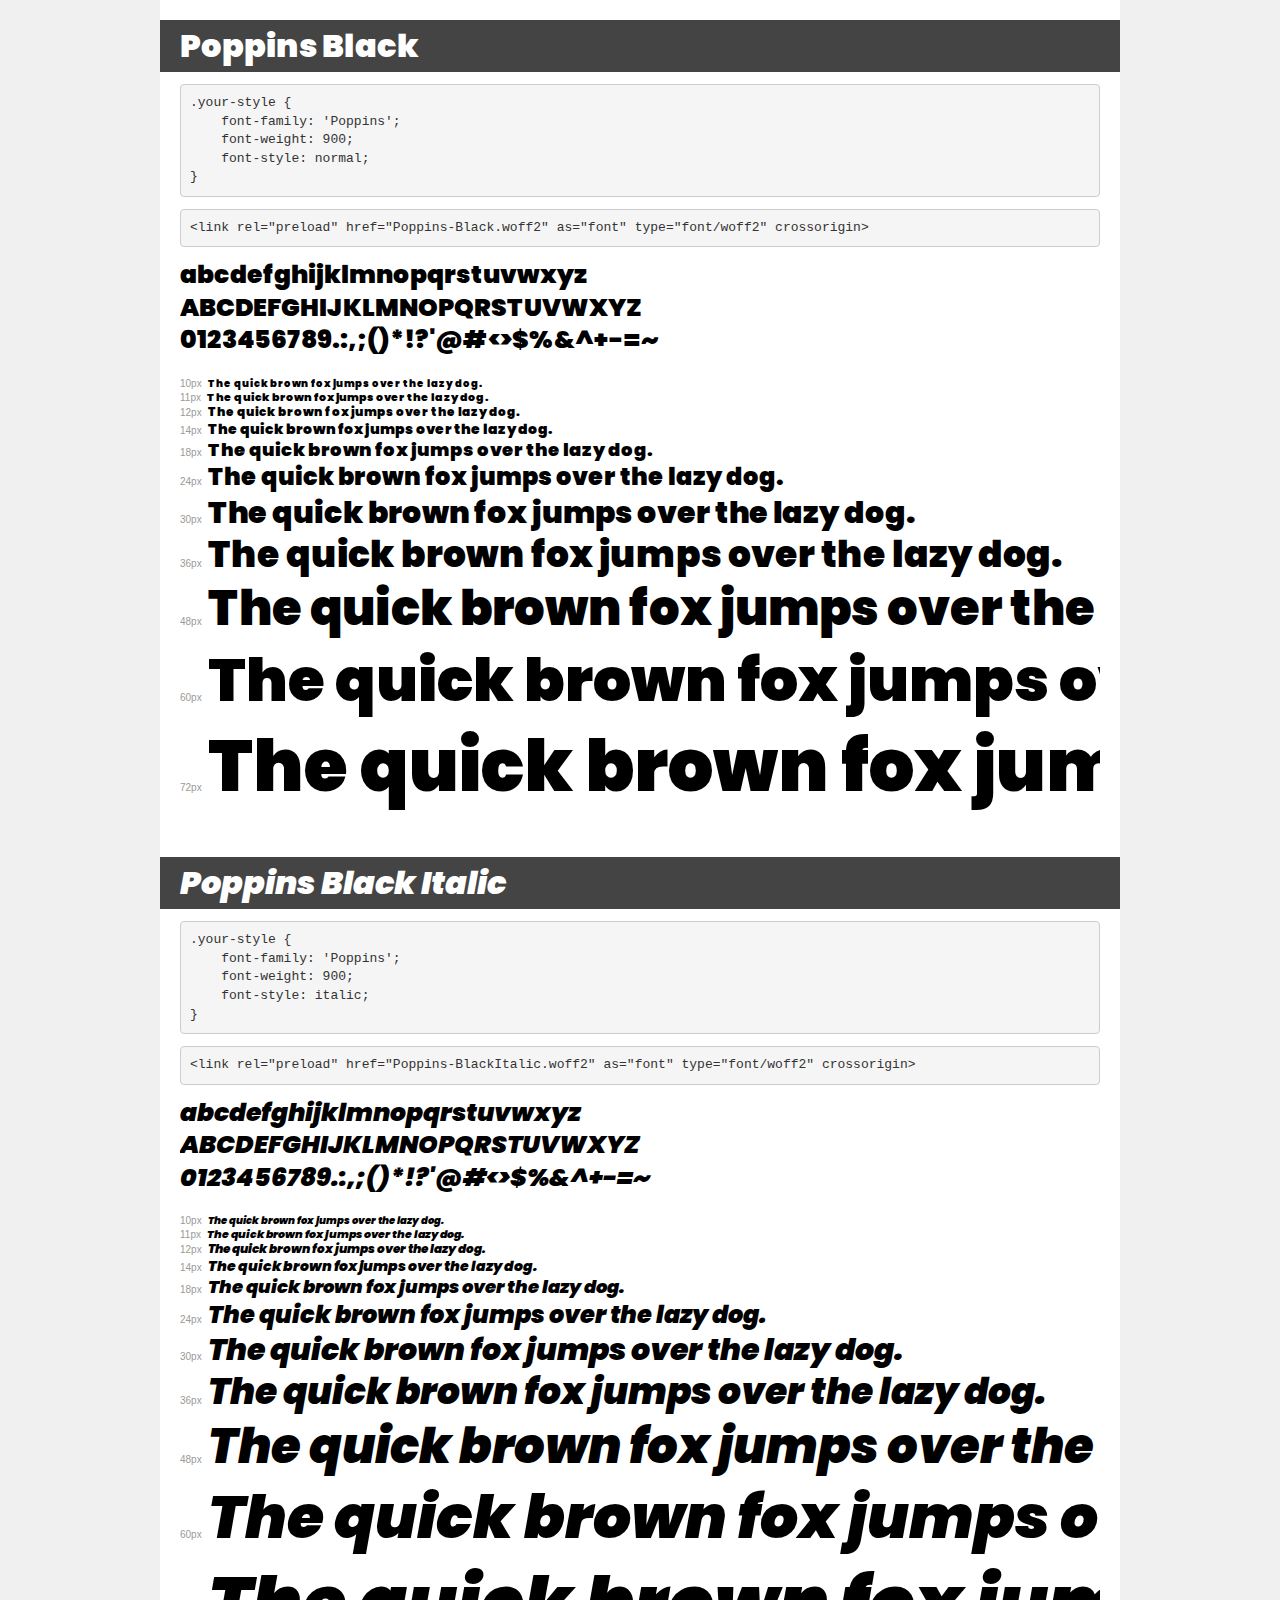
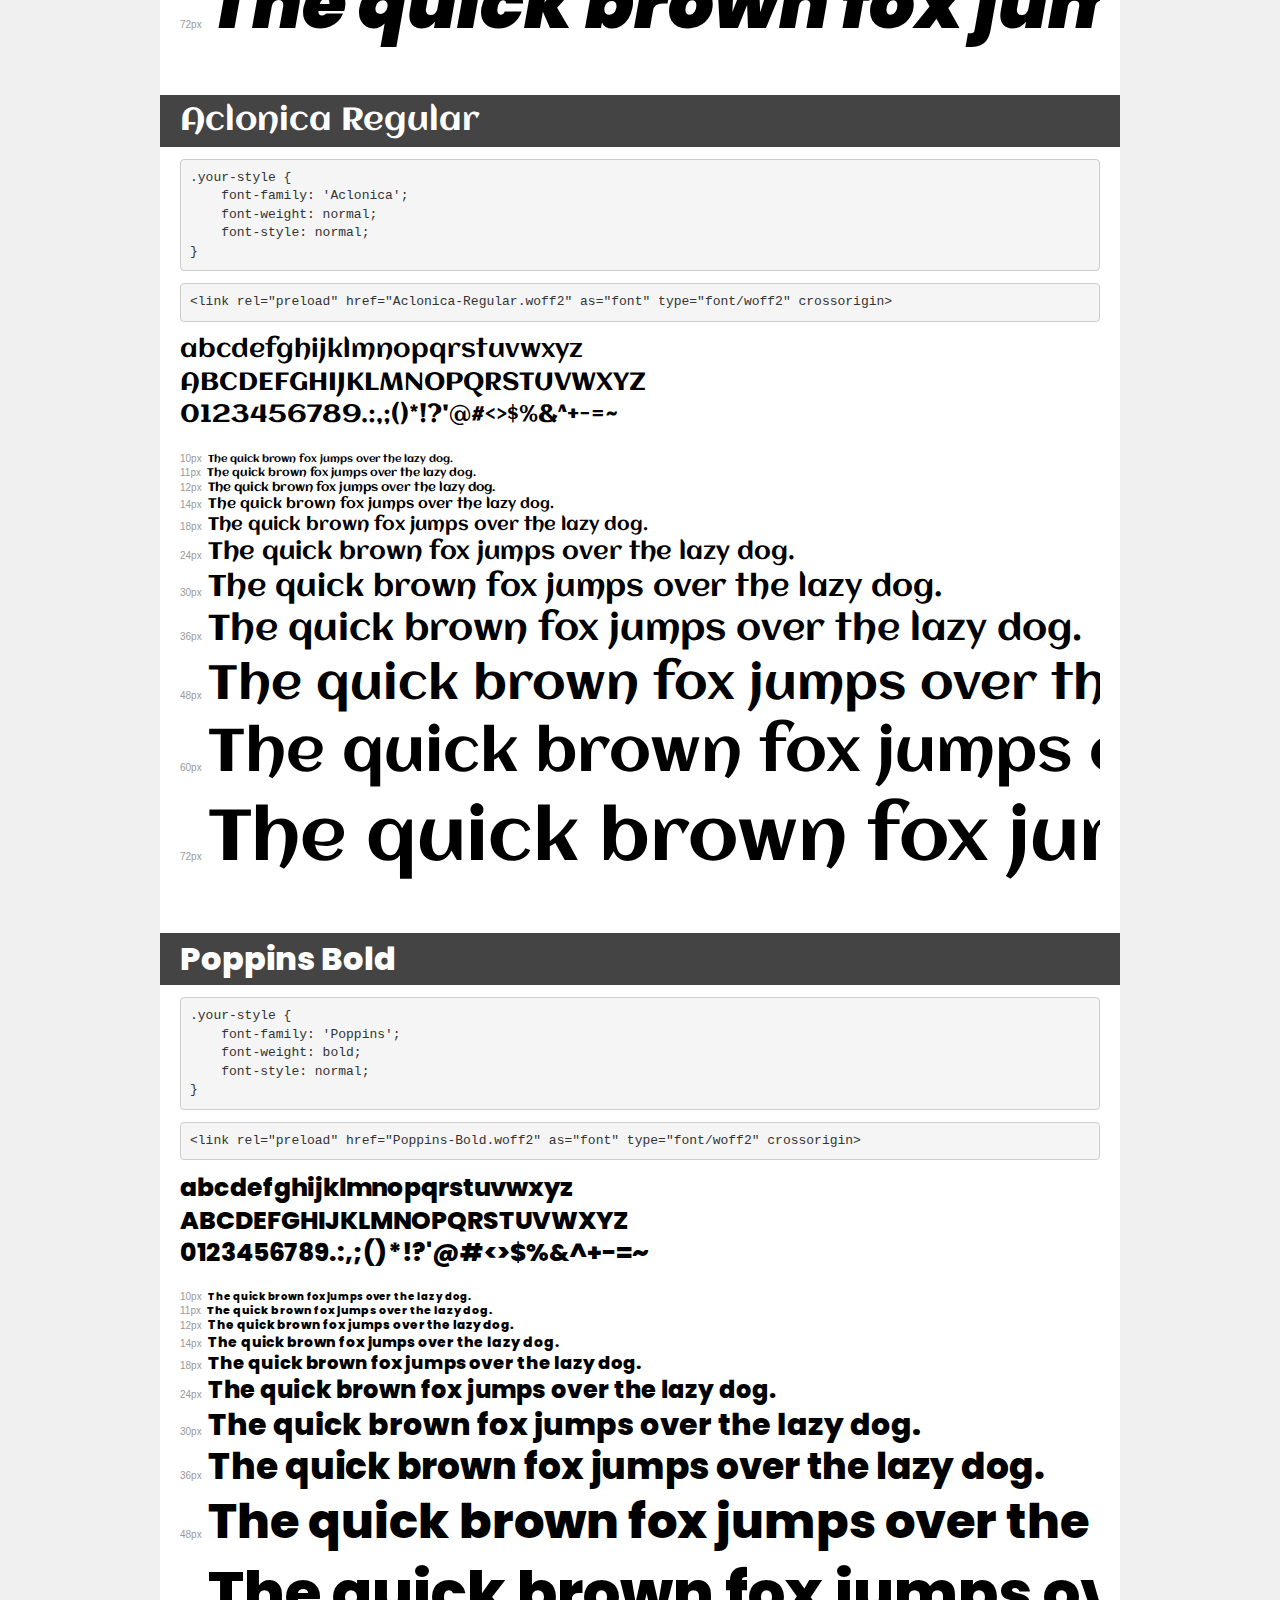
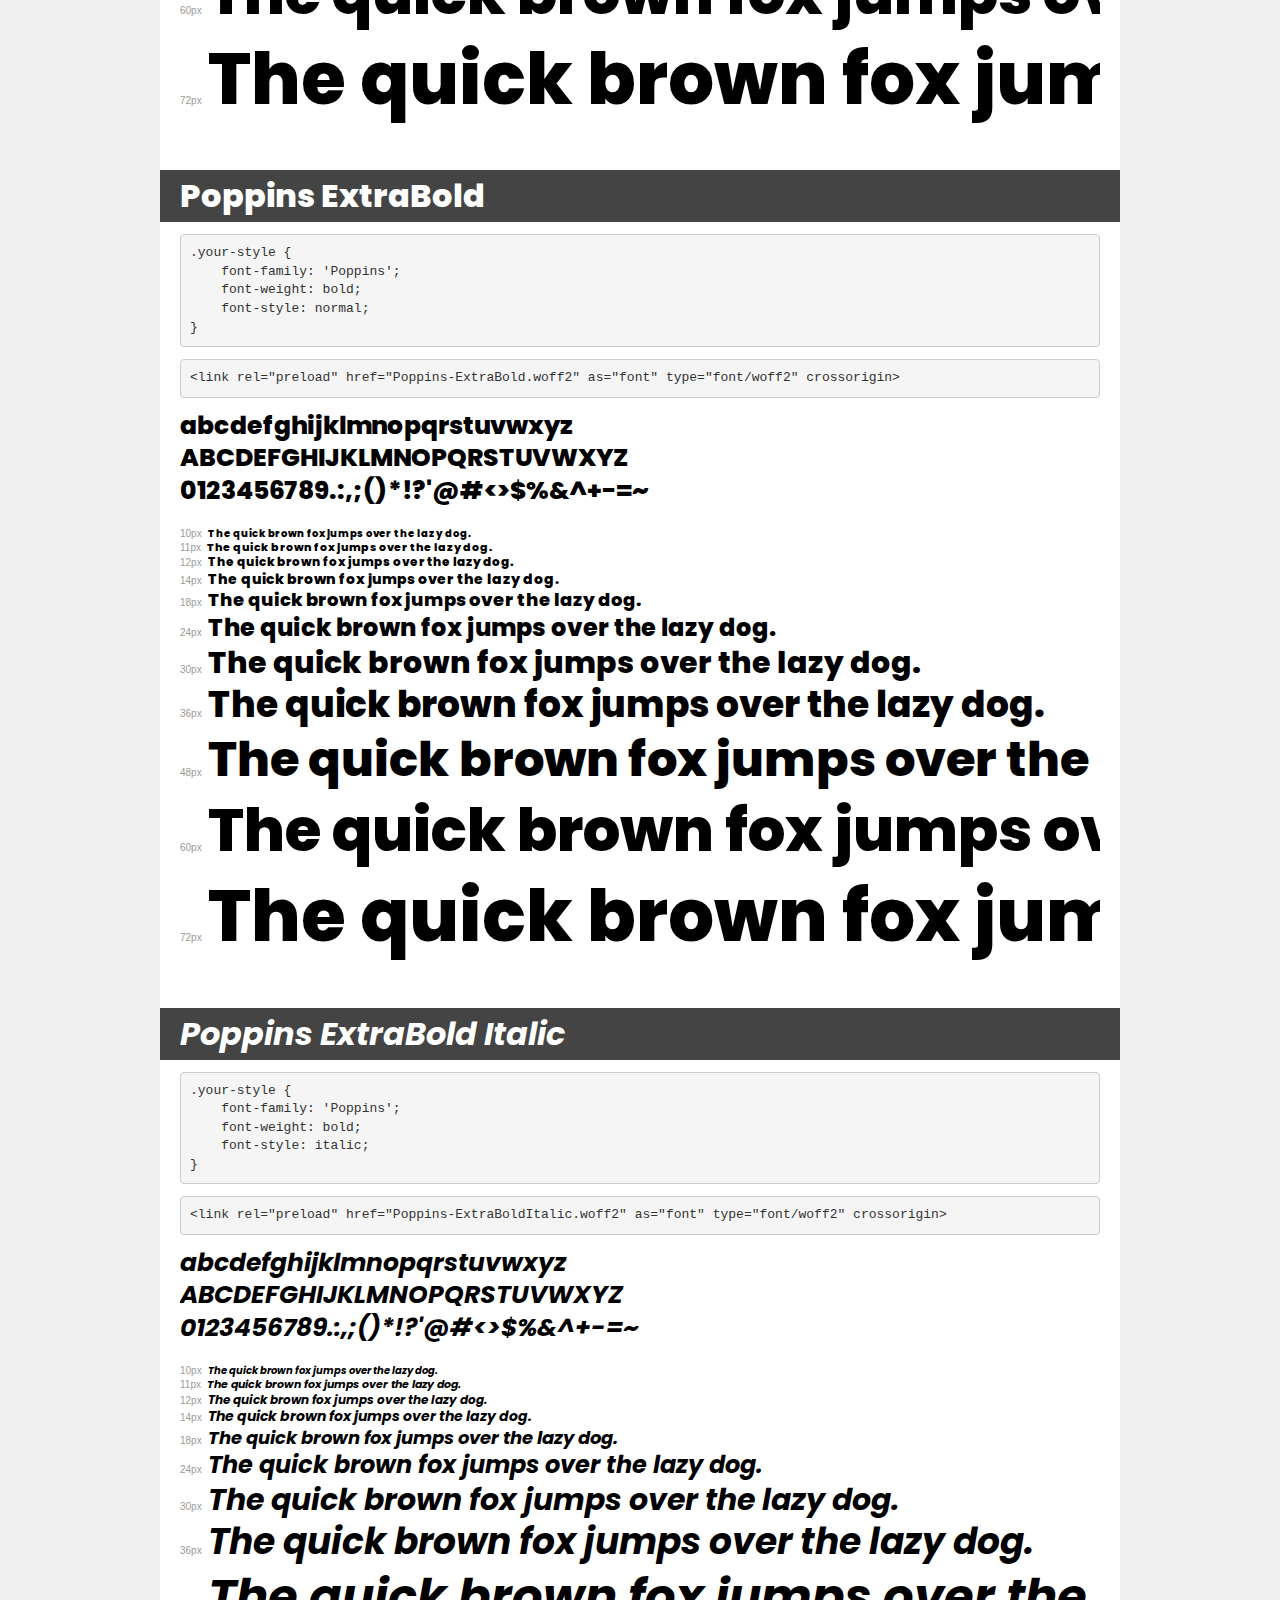
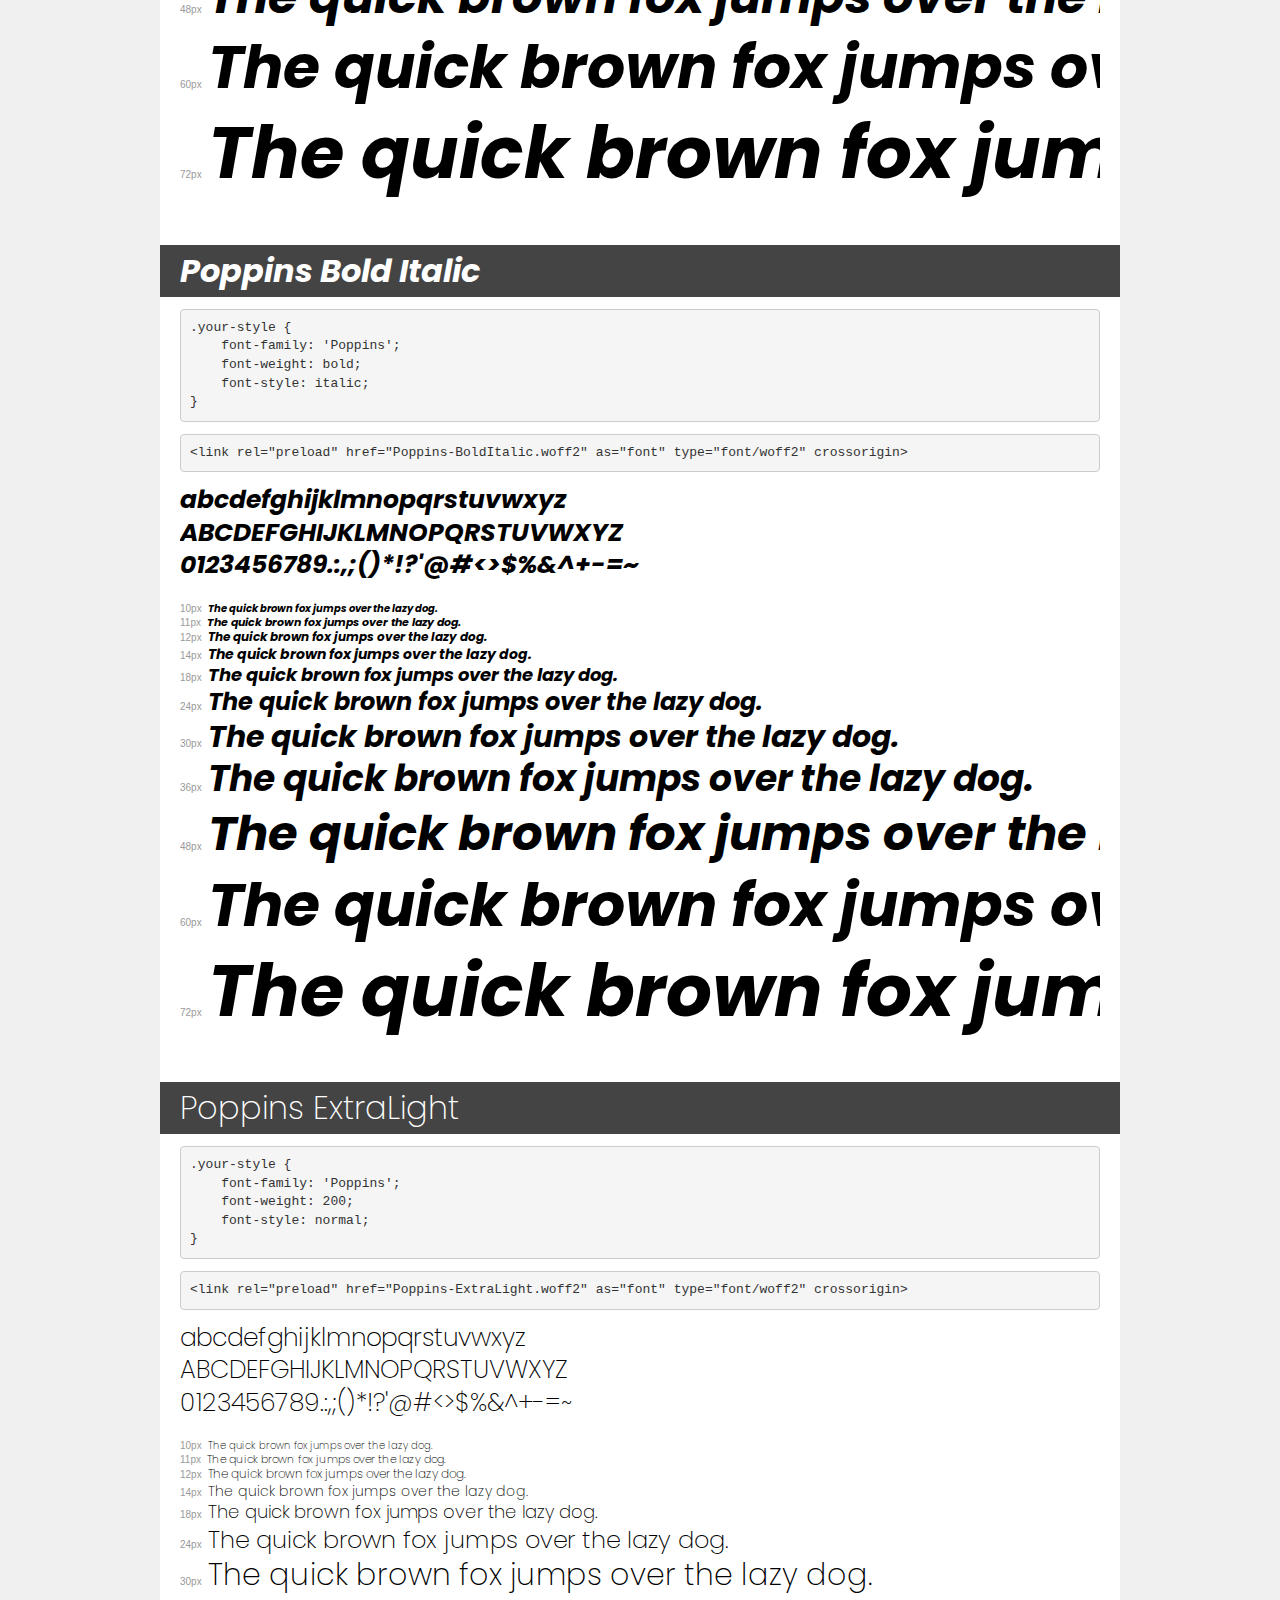
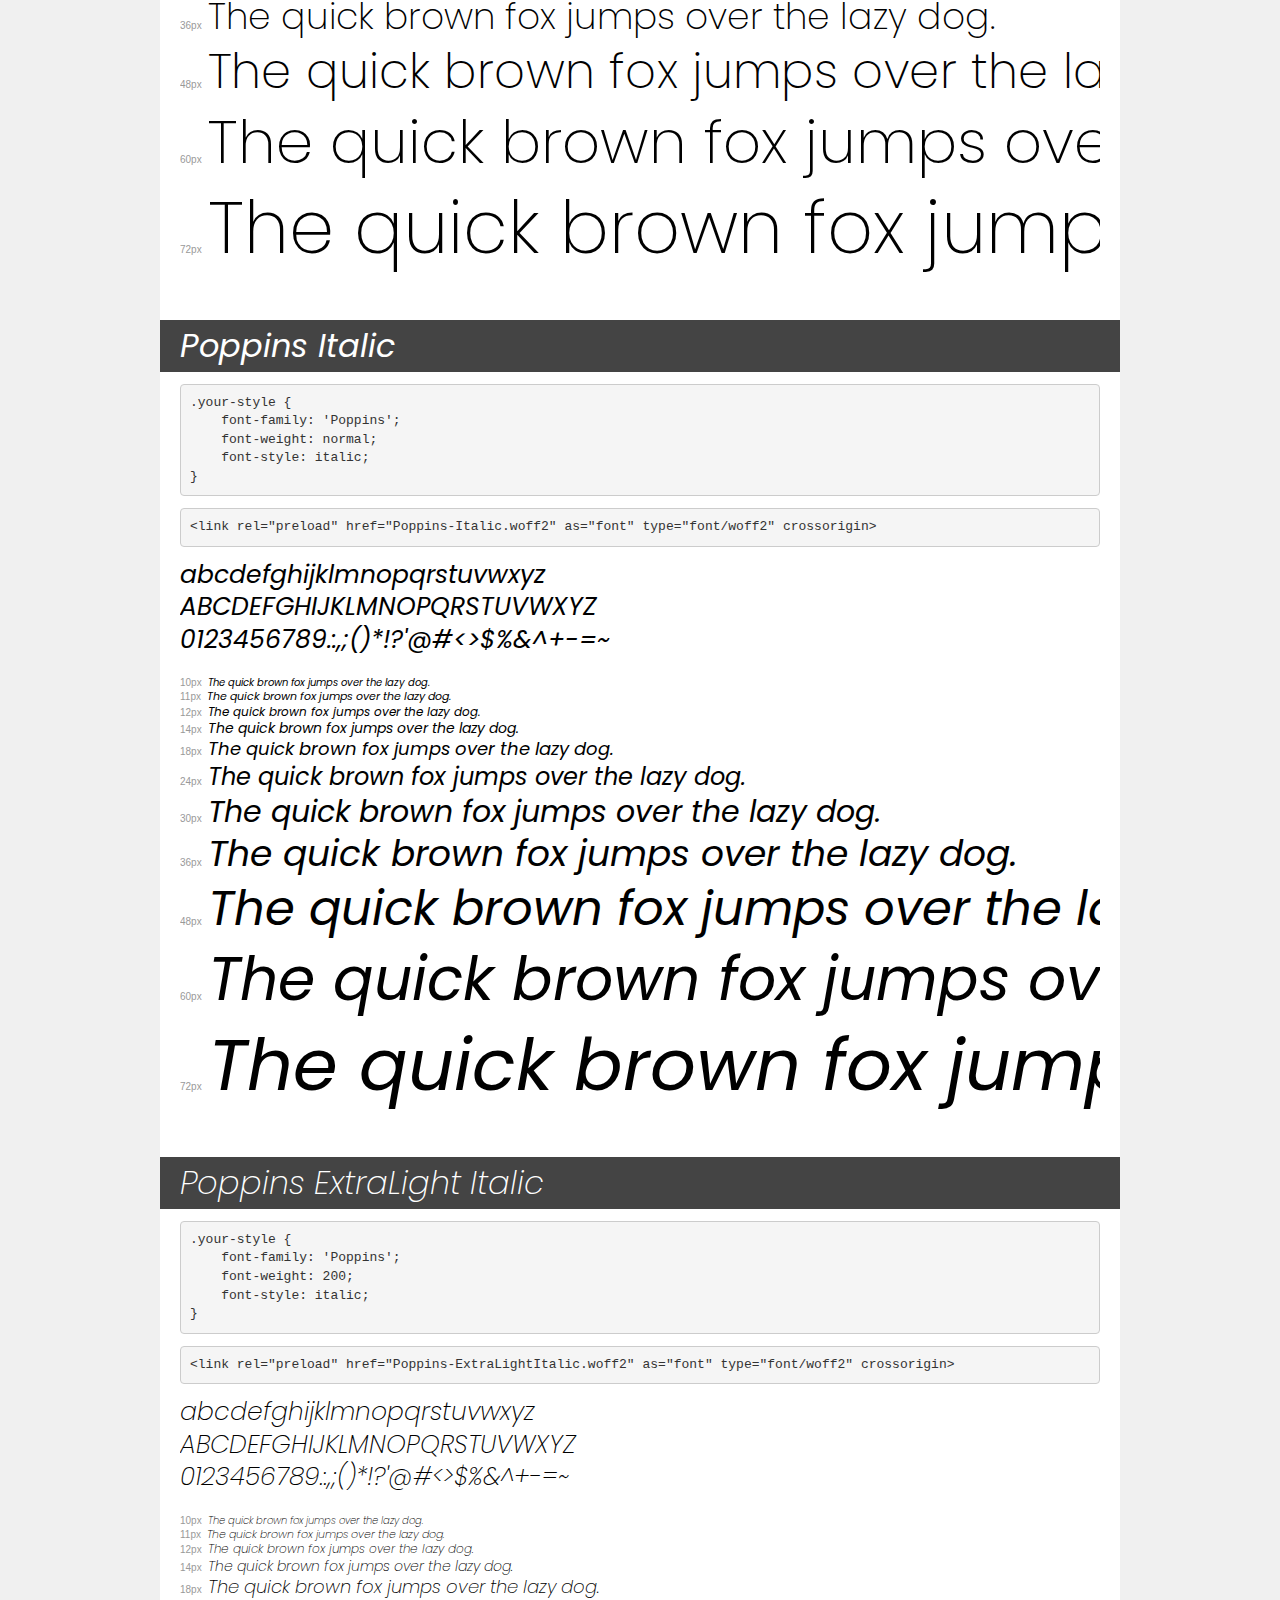
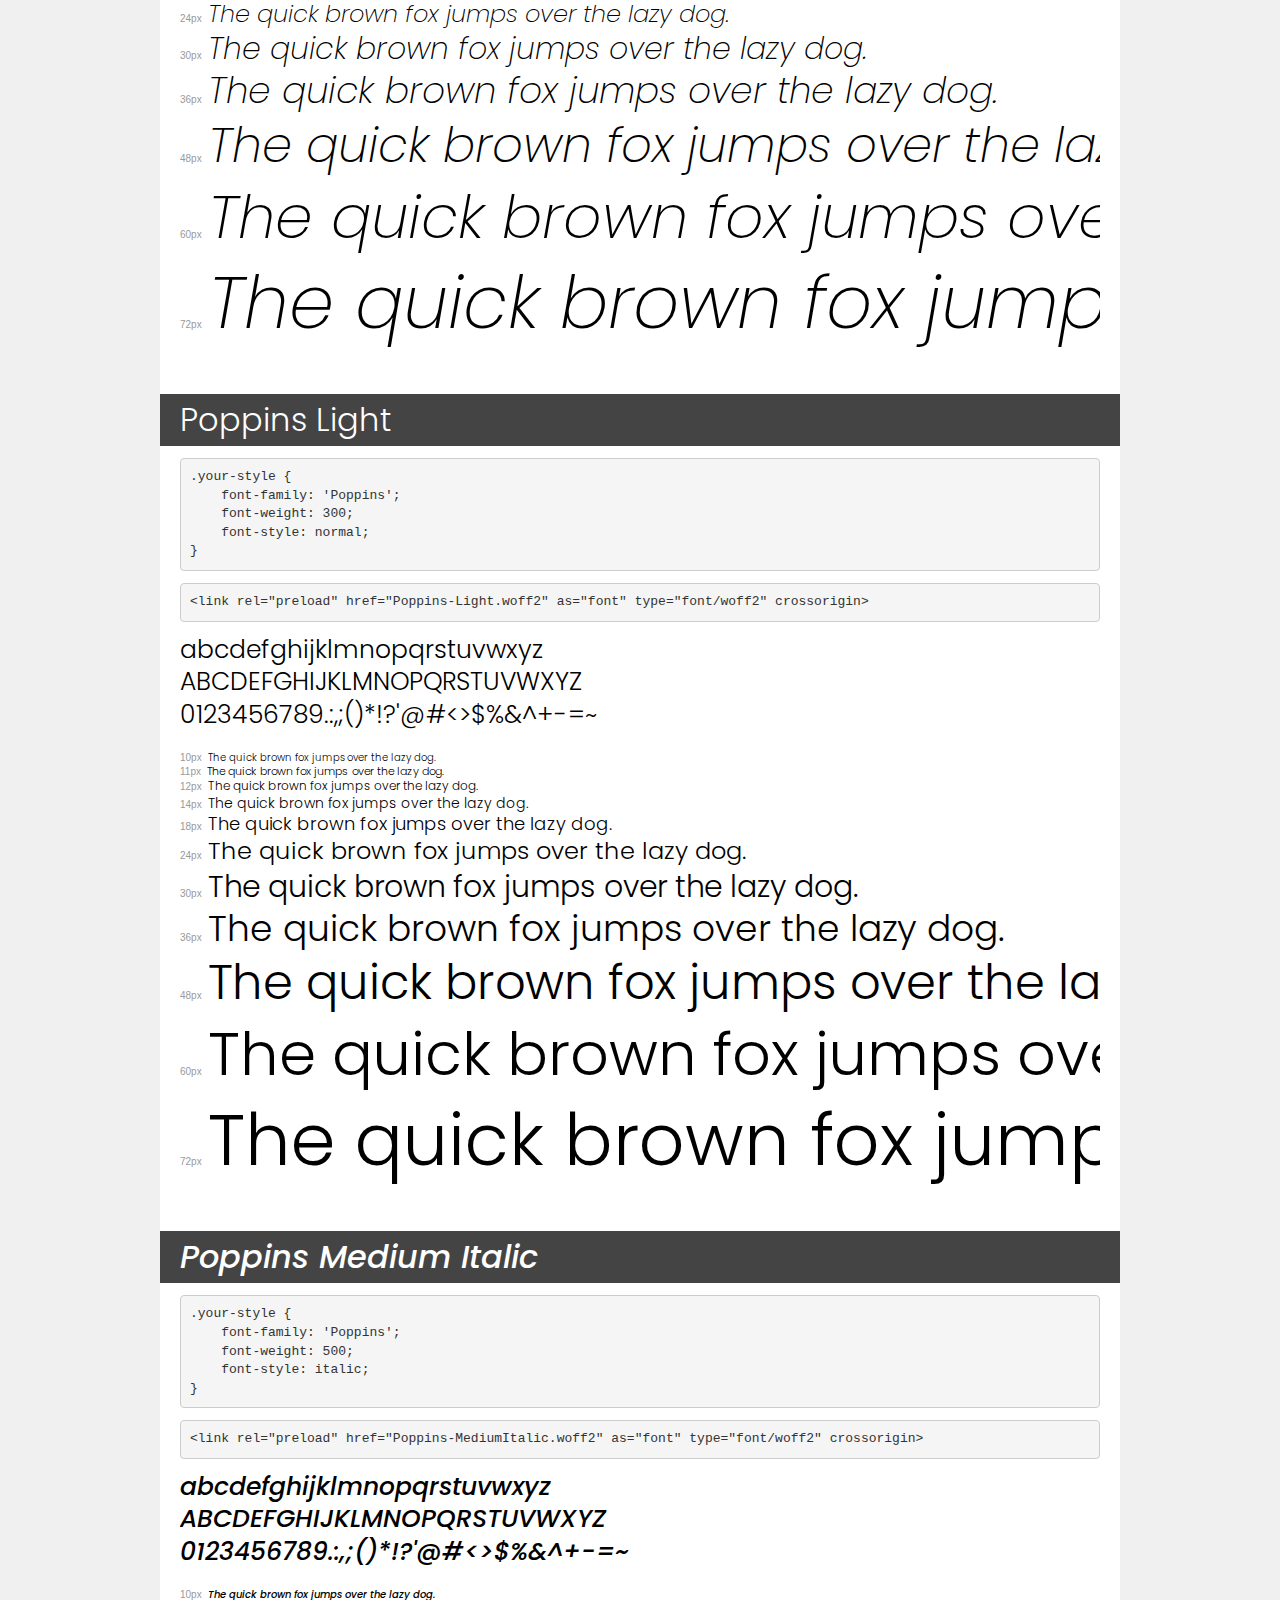
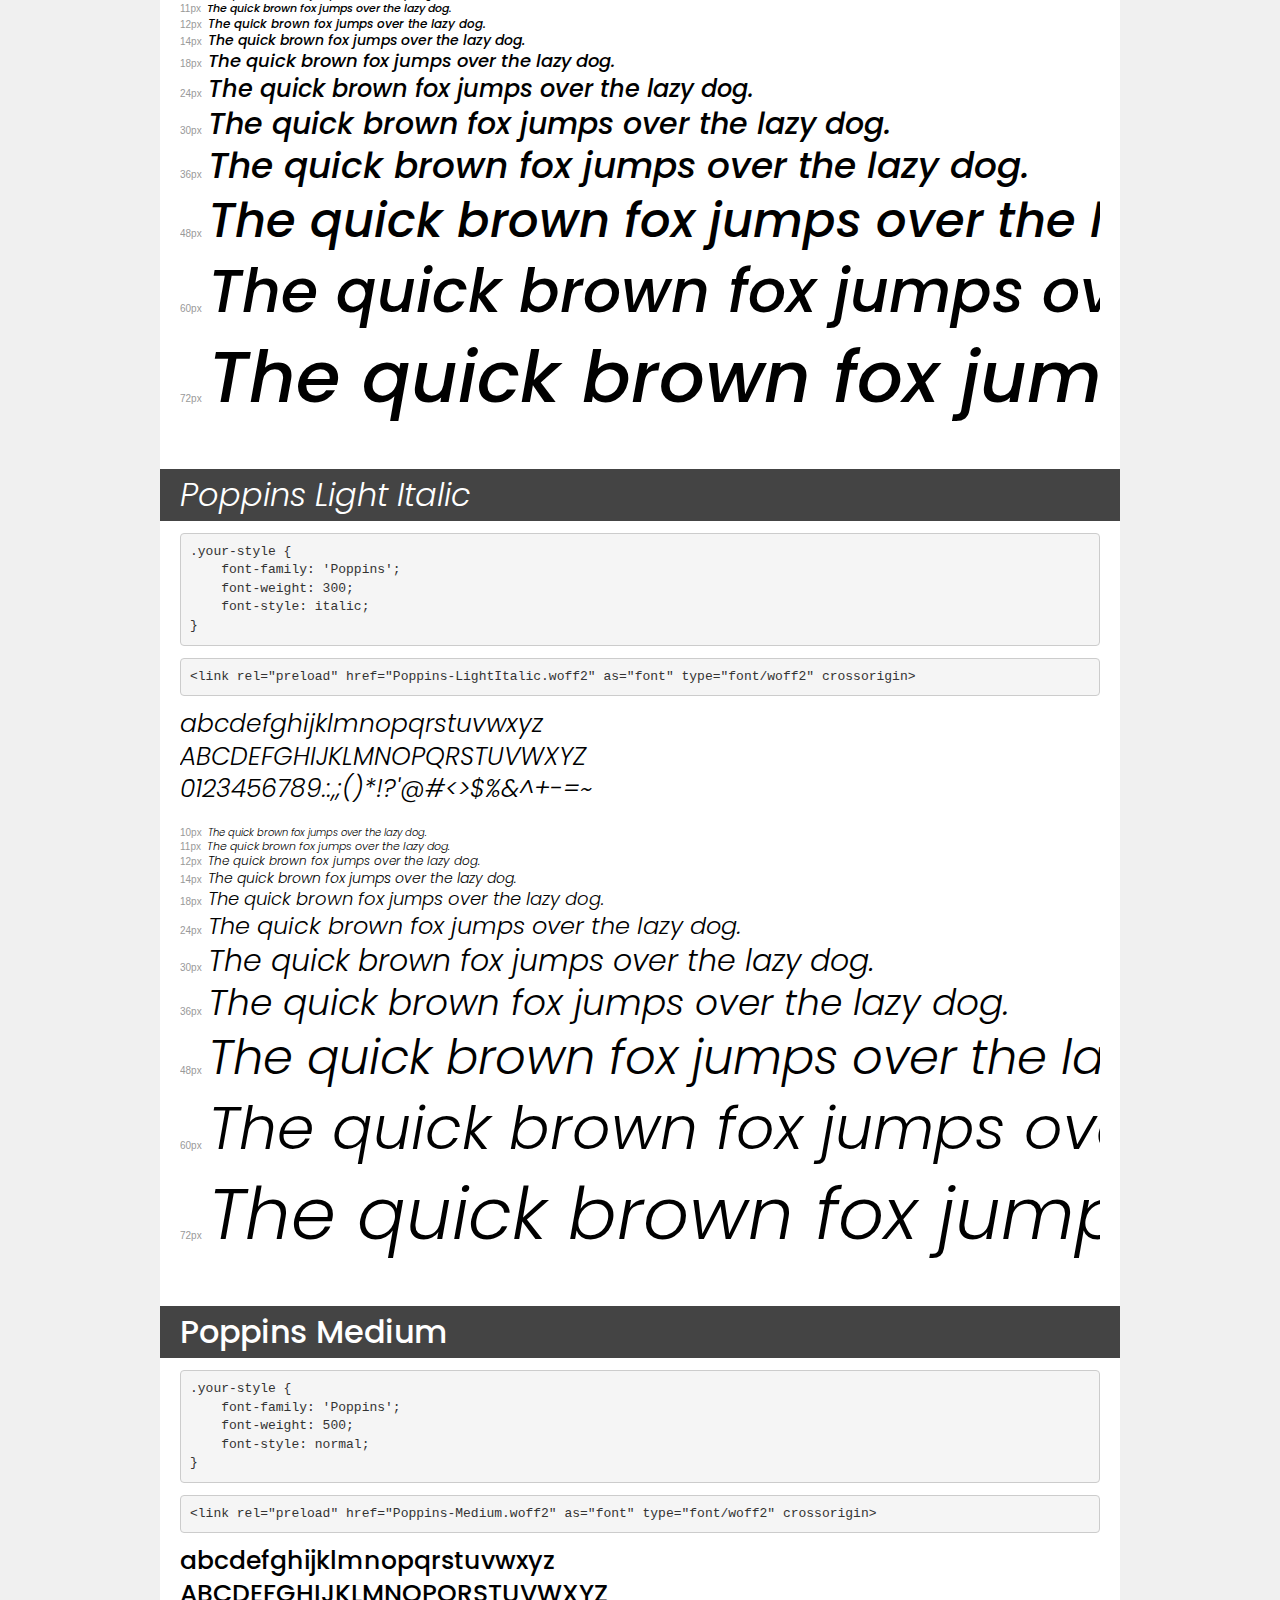
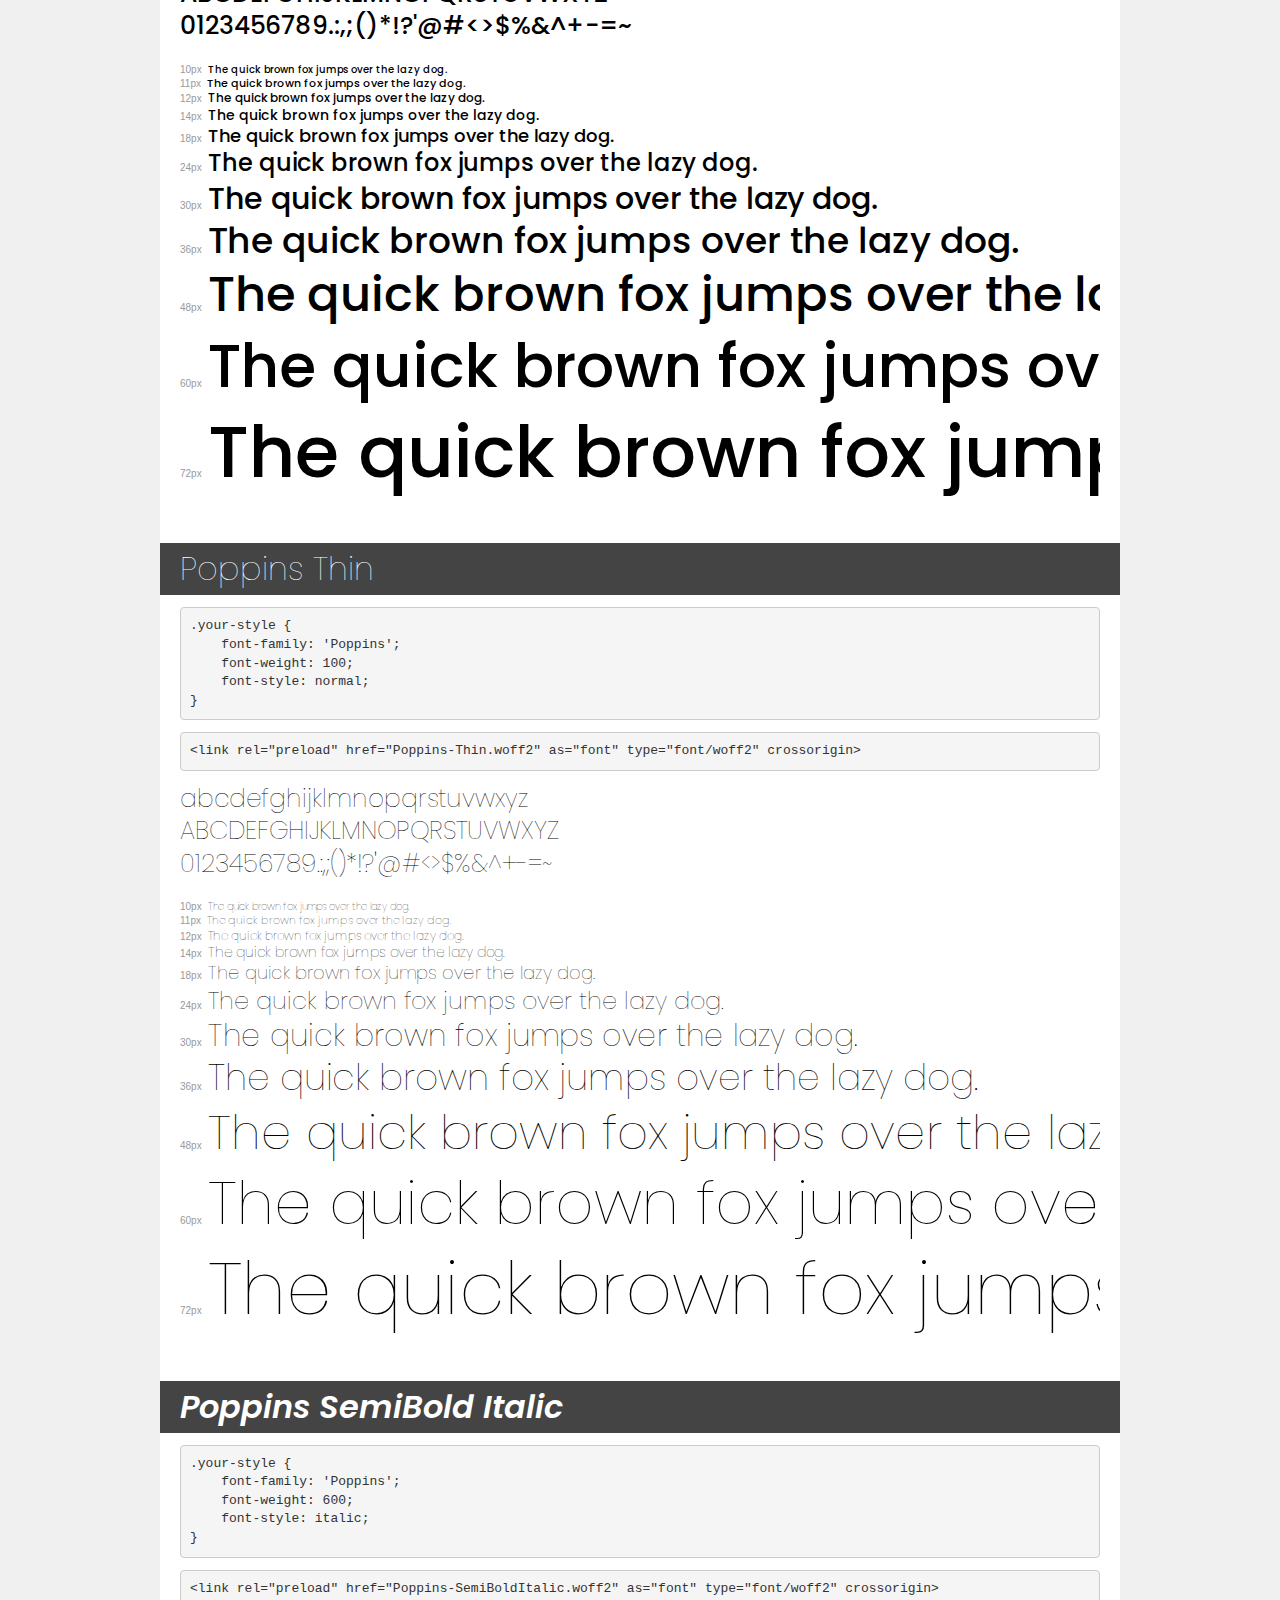
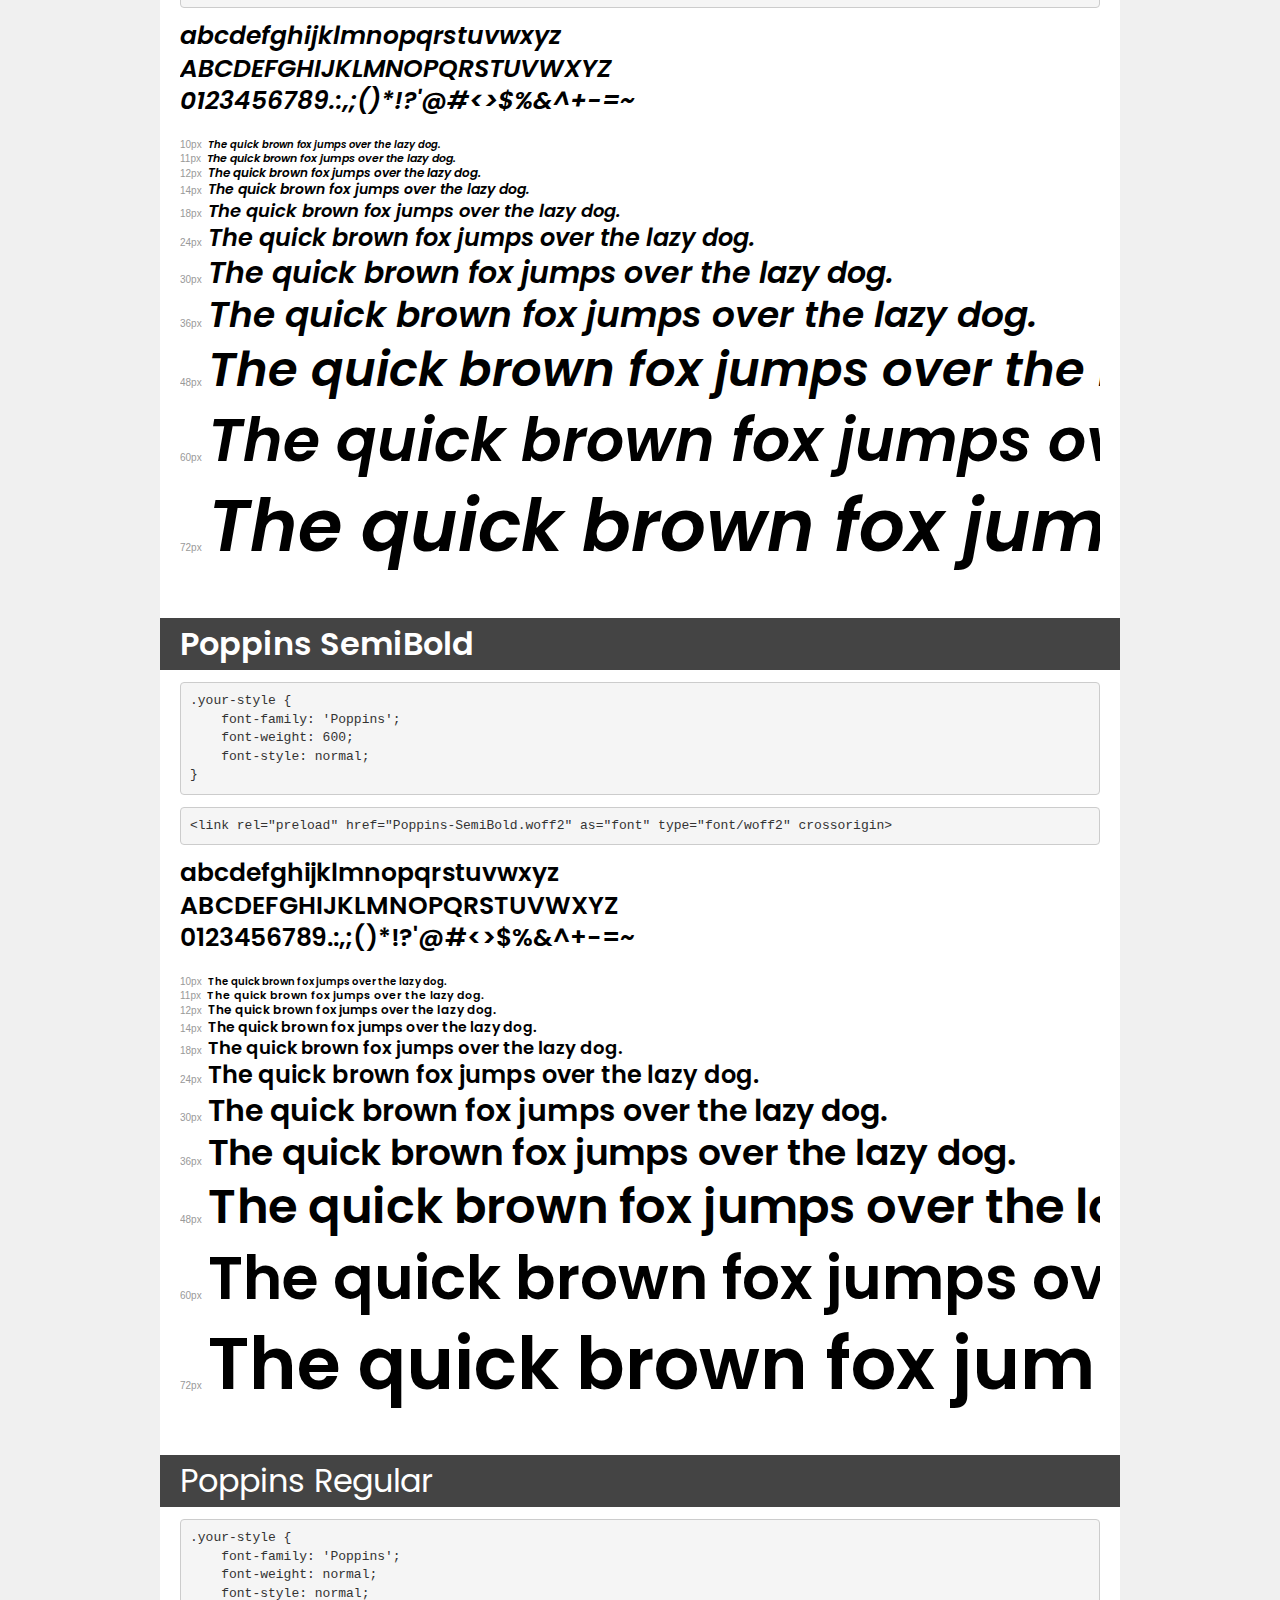
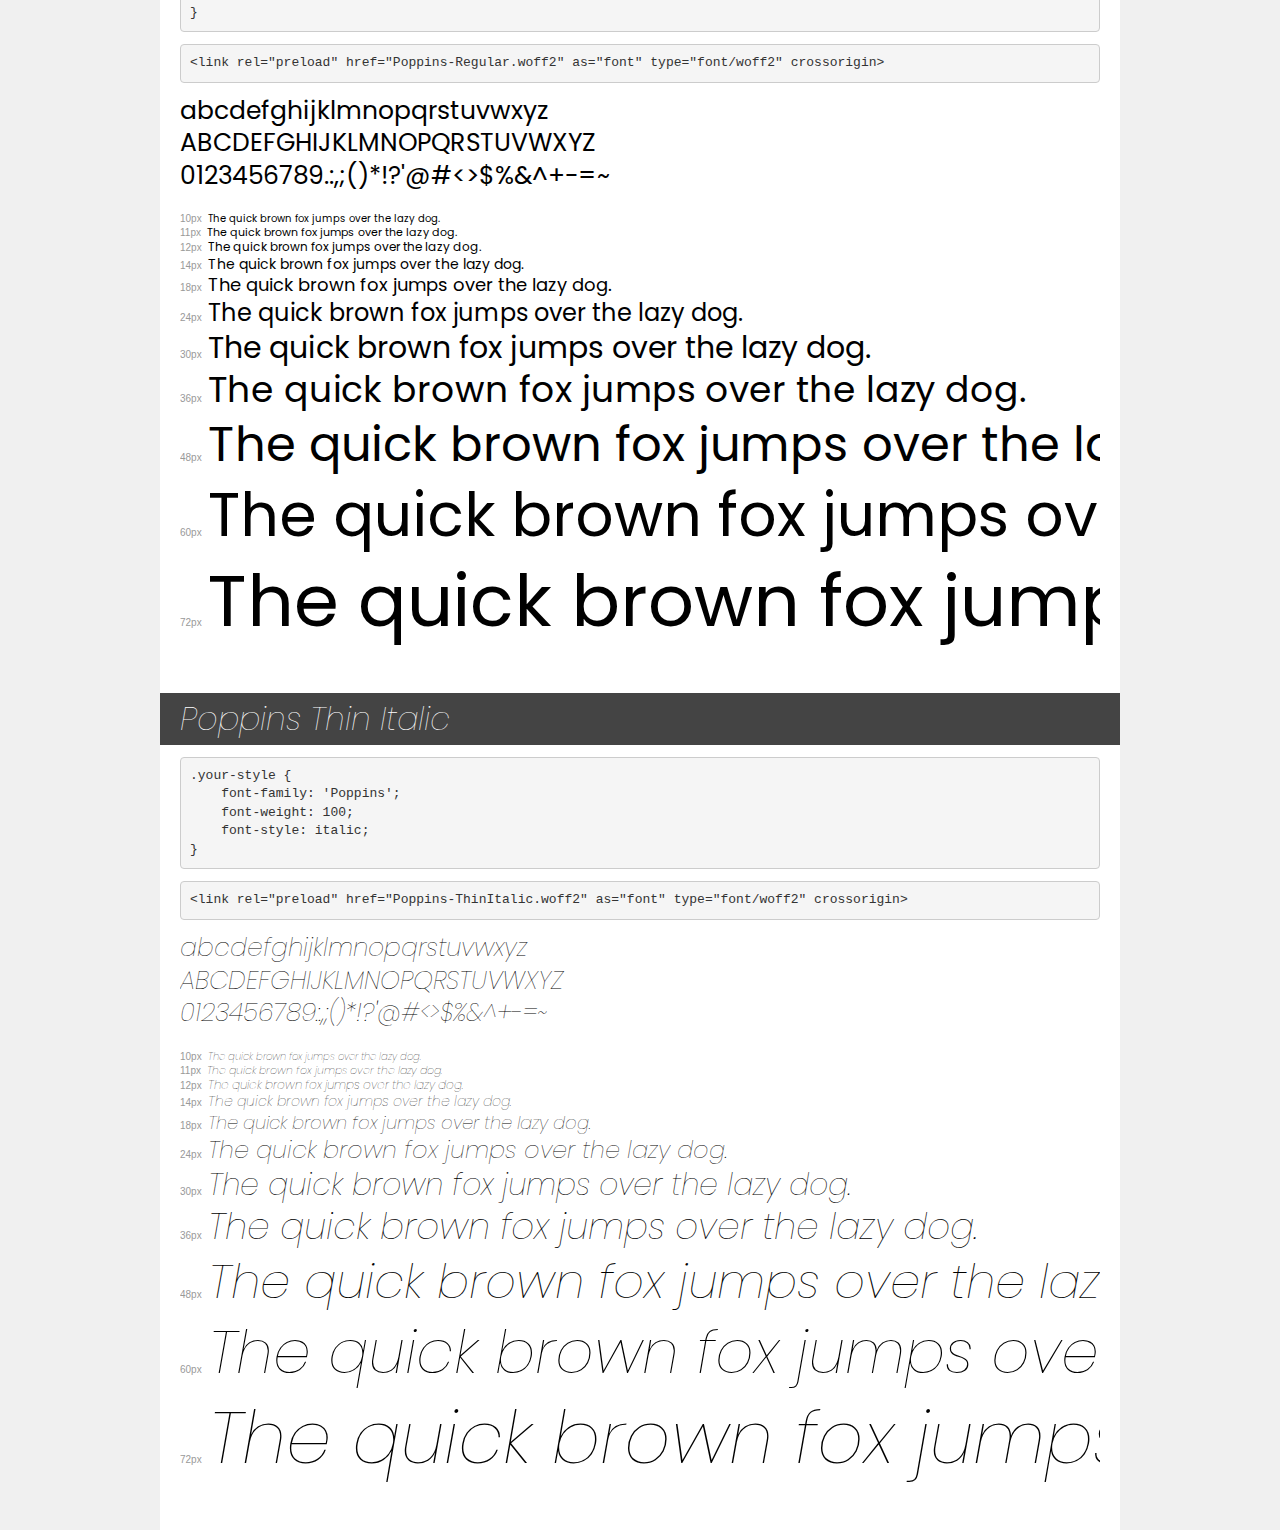
<file: bootsrap-project/extra/transfonter.org-20240315-141531/demo.html>
<!DOCTYPE html>
<html lang="en">
<head>
    <meta charset="utf-8">
    <meta http-equiv="X-UA-Compatible" content="IE=edge">
    <meta name="viewport" content="width=device-width, initial-scale=1">
    <meta name="robots" content="noindex, noarchive">
    <meta name="format-detection" content="telephone=no">
    <title>Transfonter demo</title>
    <link href="stylesheet.css" rel="stylesheet">
    <style>
        /*
        http://meyerweb.com/eric/tools/css/reset/
        v2.0 | 20110126
        License: none (public domain)
        */
        html, body, div, span, applet, object, iframe,
        h1, h2, h3, h4, h5, h6, p, blockquote, pre,
        a, abbr, acronym, address, big, cite, code,
        del, dfn, em, img, ins, kbd, q, s, samp,
        small, strike, strong, sub, sup, tt, var,
        b, u, i, center,
        dl, dt, dd, ol, ul, li,
        fieldset, form, label, legend,
        table, caption, tbody, tfoot, thead, tr, th, td,
        article, aside, canvas, details, embed,
        figure, figcaption, footer, header, hgroup,
        menu, nav, output, ruby, section, summary,
        time, mark, audio, video {
            margin: 0;
            padding: 0;
            border: 0;
            font-size: 100%;
            font: inherit;
            vertical-align: baseline;
        }
        /* HTML5 display-role reset for older browsers */
        article, aside, details, figcaption, figure,
        footer, header, hgroup, menu, nav, section {
            display: block;
        }
        body {
            line-height: 1;
        }
        ol, ul {
            list-style: none;
        }
        blockquote, q {
            quotes: none;
        }
        blockquote:before, blockquote:after,
        q:before, q:after {
            content: '';
            content: none;
        }
        table {
            border-collapse: collapse;
            border-spacing: 0;
        }
        /* demo styles */
        body {
            background: #f0f0f0;
            color: #000;
        }
        .page {
            background: #fff;
            width: 920px;
            margin: 0 auto;
            padding: 20px 20px 0 20px;
            overflow: hidden;
        }
        .font-container {
            overflow-x: auto;
            overflow-y: hidden;
            margin-bottom: 40px;
            line-height: 1.3;
            white-space: nowrap;
            padding-bottom: 5px;
        }
        h1 {
            position: relative;
            background: #444;
            font-size: 32px;
            color: #fff;
            padding: 10px 20px;
            margin: 0 -20px 12px -20px;
        }
        .letters {
            font-size: 25px;
            margin-bottom: 20px;
        }
        .s10:before {
            content: '10px';
        }
        .s11:before {
            content: '11px';
        }
        .s12:before {
            content: '12px';
        }
        .s14:before {
            content: '14px';
        }
        .s18:before {
            content: '18px';
        }
        .s24:before {
            content: '24px';
        }
        .s30:before {
            content: '30px';
        }
        .s36:before {
            content: '36px';
        }
        .s48:before {
            content: '48px';
        }
        .s60:before {
            content: '60px';
        }
        .s72:before {
            content: '72px';
        }
        .s10:before, .s11:before, .s12:before, .s14:before,
        .s18:before, .s24:before, .s30:before, .s36:before,
        .s48:before, .s60:before, .s72:before {
            font-family: Arial, sans-serif;
            font-size: 10px;
            font-weight: normal;
            font-style: normal;
            color: #999;
            padding-right: 6px;
        }
        pre {
            display: block;
            padding: 9px;
            margin: 0 0 12px;
            font-family: Monaco, Menlo, Consolas, "Courier New", monospace;
            font-size: 13px;
            line-height: 1.428571429;
            color: #333;
            font-weight: normal;
            font-style: normal;
            background-color: #f5f5f5;
            border: 1px solid #ccc;
            overflow-x: auto;
            border-radius: 4px;
        }
        /* responsive */
        @media (max-width: 959px) {
            .page {
                width: auto;
                margin: 0;
            }
        }
    </style>
</head>
<body>
<div class="page">
    <div class="demo">
        <h1 style="font-family: 'Poppins'; font-weight: 900; font-style: normal;">Poppins Black</h1>
        <pre title="Usage">.your-style {
    font-family: 'Poppins';
    font-weight: 900;
    font-style: normal;
}</pre>
        <pre title="Preload (optional)">
&lt;link rel=&quot;preload&quot; href=&quot;Poppins-Black.woff2&quot; as=&quot;font&quot; type=&quot;font/woff2&quot; crossorigin&gt;</pre>
        <div class="font-container" style="font-family: 'Poppins'; font-weight: 900; font-style: normal;">
            <p class="letters">
                abcdefghijklmnopqrstuvwxyz<br>
ABCDEFGHIJKLMNOPQRSTUVWXYZ<br>
                0123456789.:,;()*!?'@#&lt;&gt;$%&^+-=~
            </p>
            <p class="s10" style="font-size: 10px;">The quick brown fox jumps over the lazy dog.</p>
            <p class="s11" style="font-size: 11px;">The quick brown fox jumps over the lazy dog.</p>
            <p class="s12" style="font-size: 12px;">The quick brown fox jumps over the lazy dog.</p>
            <p class="s14" style="font-size: 14px;">The quick brown fox jumps over the lazy dog.</p>
            <p class="s18" style="font-size: 18px;">The quick brown fox jumps over the lazy dog.</p>
            <p class="s24" style="font-size: 24px;">The quick brown fox jumps over the lazy dog.</p>
            <p class="s30" style="font-size: 30px;">The quick brown fox jumps over the lazy dog.</p>
            <p class="s36" style="font-size: 36px;">The quick brown fox jumps over the lazy dog.</p>
            <p class="s48" style="font-size: 48px;">The quick brown fox jumps over the lazy dog.</p>
            <p class="s60" style="font-size: 60px;">The quick brown fox jumps over the lazy dog.</p>
            <p class="s72" style="font-size: 72px;">The quick brown fox jumps over the lazy dog.</p>
        </div>
    </div>

    <div class="demo">
        <h1 style="font-family: 'Poppins'; font-weight: 900; font-style: italic;">Poppins Black Italic</h1>
        <pre title="Usage">.your-style {
    font-family: 'Poppins';
    font-weight: 900;
    font-style: italic;
}</pre>
        <pre title="Preload (optional)">
&lt;link rel=&quot;preload&quot; href=&quot;Poppins-BlackItalic.woff2&quot; as=&quot;font&quot; type=&quot;font/woff2&quot; crossorigin&gt;</pre>
        <div class="font-container" style="font-family: 'Poppins'; font-weight: 900; font-style: italic;">
            <p class="letters">
                abcdefghijklmnopqrstuvwxyz<br>
ABCDEFGHIJKLMNOPQRSTUVWXYZ<br>
                0123456789.:,;()*!?'@#&lt;&gt;$%&^+-=~
            </p>
            <p class="s10" style="font-size: 10px;">The quick brown fox jumps over the lazy dog.</p>
            <p class="s11" style="font-size: 11px;">The quick brown fox jumps over the lazy dog.</p>
            <p class="s12" style="font-size: 12px;">The quick brown fox jumps over the lazy dog.</p>
            <p class="s14" style="font-size: 14px;">The quick brown fox jumps over the lazy dog.</p>
            <p class="s18" style="font-size: 18px;">The quick brown fox jumps over the lazy dog.</p>
            <p class="s24" style="font-size: 24px;">The quick brown fox jumps over the lazy dog.</p>
            <p class="s30" style="font-size: 30px;">The quick brown fox jumps over the lazy dog.</p>
            <p class="s36" style="font-size: 36px;">The quick brown fox jumps over the lazy dog.</p>
            <p class="s48" style="font-size: 48px;">The quick brown fox jumps over the lazy dog.</p>
            <p class="s60" style="font-size: 60px;">The quick brown fox jumps over the lazy dog.</p>
            <p class="s72" style="font-size: 72px;">The quick brown fox jumps over the lazy dog.</p>
        </div>
    </div>

    <div class="demo">
        <h1 style="font-family: 'Aclonica'; font-weight: normal; font-style: normal;">Aclonica Regular</h1>
        <pre title="Usage">.your-style {
    font-family: 'Aclonica';
    font-weight: normal;
    font-style: normal;
}</pre>
        <pre title="Preload (optional)">
&lt;link rel=&quot;preload&quot; href=&quot;Aclonica-Regular.woff2&quot; as=&quot;font&quot; type=&quot;font/woff2&quot; crossorigin&gt;</pre>
        <div class="font-container" style="font-family: 'Aclonica'; font-weight: normal; font-style: normal;">
            <p class="letters">
                abcdefghijklmnopqrstuvwxyz<br>
ABCDEFGHIJKLMNOPQRSTUVWXYZ<br>
                0123456789.:,;()*!?'@#&lt;&gt;$%&^+-=~
            </p>
            <p class="s10" style="font-size: 10px;">The quick brown fox jumps over the lazy dog.</p>
            <p class="s11" style="font-size: 11px;">The quick brown fox jumps over the lazy dog.</p>
            <p class="s12" style="font-size: 12px;">The quick brown fox jumps over the lazy dog.</p>
            <p class="s14" style="font-size: 14px;">The quick brown fox jumps over the lazy dog.</p>
            <p class="s18" style="font-size: 18px;">The quick brown fox jumps over the lazy dog.</p>
            <p class="s24" style="font-size: 24px;">The quick brown fox jumps over the lazy dog.</p>
            <p class="s30" style="font-size: 30px;">The quick brown fox jumps over the lazy dog.</p>
            <p class="s36" style="font-size: 36px;">The quick brown fox jumps over the lazy dog.</p>
            <p class="s48" style="font-size: 48px;">The quick brown fox jumps over the lazy dog.</p>
            <p class="s60" style="font-size: 60px;">The quick brown fox jumps over the lazy dog.</p>
            <p class="s72" style="font-size: 72px;">The quick brown fox jumps over the lazy dog.</p>
        </div>
    </div>

    <div class="demo">
        <h1 style="font-family: 'Poppins'; font-weight: bold; font-style: normal;">Poppins Bold</h1>
        <pre title="Usage">.your-style {
    font-family: 'Poppins';
    font-weight: bold;
    font-style: normal;
}</pre>
        <pre title="Preload (optional)">
&lt;link rel=&quot;preload&quot; href=&quot;Poppins-Bold.woff2&quot; as=&quot;font&quot; type=&quot;font/woff2&quot; crossorigin&gt;</pre>
        <div class="font-container" style="font-family: 'Poppins'; font-weight: bold; font-style: normal;">
            <p class="letters">
                abcdefghijklmnopqrstuvwxyz<br>
ABCDEFGHIJKLMNOPQRSTUVWXYZ<br>
                0123456789.:,;()*!?'@#&lt;&gt;$%&^+-=~
            </p>
            <p class="s10" style="font-size: 10px;">The quick brown fox jumps over the lazy dog.</p>
            <p class="s11" style="font-size: 11px;">The quick brown fox jumps over the lazy dog.</p>
            <p class="s12" style="font-size: 12px;">The quick brown fox jumps over the lazy dog.</p>
            <p class="s14" style="font-size: 14px;">The quick brown fox jumps over the lazy dog.</p>
            <p class="s18" style="font-size: 18px;">The quick brown fox jumps over the lazy dog.</p>
            <p class="s24" style="font-size: 24px;">The quick brown fox jumps over the lazy dog.</p>
            <p class="s30" style="font-size: 30px;">The quick brown fox jumps over the lazy dog.</p>
            <p class="s36" style="font-size: 36px;">The quick brown fox jumps over the lazy dog.</p>
            <p class="s48" style="font-size: 48px;">The quick brown fox jumps over the lazy dog.</p>
            <p class="s60" style="font-size: 60px;">The quick brown fox jumps over the lazy dog.</p>
            <p class="s72" style="font-size: 72px;">The quick brown fox jumps over the lazy dog.</p>
        </div>
    </div>

    <div class="demo">
        <h1 style="font-family: 'Poppins'; font-weight: bold; font-style: normal;">Poppins ExtraBold</h1>
        <pre title="Usage">.your-style {
    font-family: 'Poppins';
    font-weight: bold;
    font-style: normal;
}</pre>
        <pre title="Preload (optional)">
&lt;link rel=&quot;preload&quot; href=&quot;Poppins-ExtraBold.woff2&quot; as=&quot;font&quot; type=&quot;font/woff2&quot; crossorigin&gt;</pre>
        <div class="font-container" style="font-family: 'Poppins'; font-weight: bold; font-style: normal;">
            <p class="letters">
                abcdefghijklmnopqrstuvwxyz<br>
ABCDEFGHIJKLMNOPQRSTUVWXYZ<br>
                0123456789.:,;()*!?'@#&lt;&gt;$%&^+-=~
            </p>
            <p class="s10" style="font-size: 10px;">The quick brown fox jumps over the lazy dog.</p>
            <p class="s11" style="font-size: 11px;">The quick brown fox jumps over the lazy dog.</p>
            <p class="s12" style="font-size: 12px;">The quick brown fox jumps over the lazy dog.</p>
            <p class="s14" style="font-size: 14px;">The quick brown fox jumps over the lazy dog.</p>
            <p class="s18" style="font-size: 18px;">The quick brown fox jumps over the lazy dog.</p>
            <p class="s24" style="font-size: 24px;">The quick brown fox jumps over the lazy dog.</p>
            <p class="s30" style="font-size: 30px;">The quick brown fox jumps over the lazy dog.</p>
            <p class="s36" style="font-size: 36px;">The quick brown fox jumps over the lazy dog.</p>
            <p class="s48" style="font-size: 48px;">The quick brown fox jumps over the lazy dog.</p>
            <p class="s60" style="font-size: 60px;">The quick brown fox jumps over the lazy dog.</p>
            <p class="s72" style="font-size: 72px;">The quick brown fox jumps over the lazy dog.</p>
        </div>
    </div>

    <div class="demo">
        <h1 style="font-family: 'Poppins'; font-weight: bold; font-style: italic;">Poppins ExtraBold Italic</h1>
        <pre title="Usage">.your-style {
    font-family: 'Poppins';
    font-weight: bold;
    font-style: italic;
}</pre>
        <pre title="Preload (optional)">
&lt;link rel=&quot;preload&quot; href=&quot;Poppins-ExtraBoldItalic.woff2&quot; as=&quot;font&quot; type=&quot;font/woff2&quot; crossorigin&gt;</pre>
        <div class="font-container" style="font-family: 'Poppins'; font-weight: bold; font-style: italic;">
            <p class="letters">
                abcdefghijklmnopqrstuvwxyz<br>
ABCDEFGHIJKLMNOPQRSTUVWXYZ<br>
                0123456789.:,;()*!?'@#&lt;&gt;$%&^+-=~
            </p>
            <p class="s10" style="font-size: 10px;">The quick brown fox jumps over the lazy dog.</p>
            <p class="s11" style="font-size: 11px;">The quick brown fox jumps over the lazy dog.</p>
            <p class="s12" style="font-size: 12px;">The quick brown fox jumps over the lazy dog.</p>
            <p class="s14" style="font-size: 14px;">The quick brown fox jumps over the lazy dog.</p>
            <p class="s18" style="font-size: 18px;">The quick brown fox jumps over the lazy dog.</p>
            <p class="s24" style="font-size: 24px;">The quick brown fox jumps over the lazy dog.</p>
            <p class="s30" style="font-size: 30px;">The quick brown fox jumps over the lazy dog.</p>
            <p class="s36" style="font-size: 36px;">The quick brown fox jumps over the lazy dog.</p>
            <p class="s48" style="font-size: 48px;">The quick brown fox jumps over the lazy dog.</p>
            <p class="s60" style="font-size: 60px;">The quick brown fox jumps over the lazy dog.</p>
            <p class="s72" style="font-size: 72px;">The quick brown fox jumps over the lazy dog.</p>
        </div>
    </div>

    <div class="demo">
        <h1 style="font-family: 'Poppins'; font-weight: bold; font-style: italic;">Poppins Bold Italic</h1>
        <pre title="Usage">.your-style {
    font-family: 'Poppins';
    font-weight: bold;
    font-style: italic;
}</pre>
        <pre title="Preload (optional)">
&lt;link rel=&quot;preload&quot; href=&quot;Poppins-BoldItalic.woff2&quot; as=&quot;font&quot; type=&quot;font/woff2&quot; crossorigin&gt;</pre>
        <div class="font-container" style="font-family: 'Poppins'; font-weight: bold; font-style: italic;">
            <p class="letters">
                abcdefghijklmnopqrstuvwxyz<br>
ABCDEFGHIJKLMNOPQRSTUVWXYZ<br>
                0123456789.:,;()*!?'@#&lt;&gt;$%&^+-=~
            </p>
            <p class="s10" style="font-size: 10px;">The quick brown fox jumps over the lazy dog.</p>
            <p class="s11" style="font-size: 11px;">The quick brown fox jumps over the lazy dog.</p>
            <p class="s12" style="font-size: 12px;">The quick brown fox jumps over the lazy dog.</p>
            <p class="s14" style="font-size: 14px;">The quick brown fox jumps over the lazy dog.</p>
            <p class="s18" style="font-size: 18px;">The quick brown fox jumps over the lazy dog.</p>
            <p class="s24" style="font-size: 24px;">The quick brown fox jumps over the lazy dog.</p>
            <p class="s30" style="font-size: 30px;">The quick brown fox jumps over the lazy dog.</p>
            <p class="s36" style="font-size: 36px;">The quick brown fox jumps over the lazy dog.</p>
            <p class="s48" style="font-size: 48px;">The quick brown fox jumps over the lazy dog.</p>
            <p class="s60" style="font-size: 60px;">The quick brown fox jumps over the lazy dog.</p>
            <p class="s72" style="font-size: 72px;">The quick brown fox jumps over the lazy dog.</p>
        </div>
    </div>

    <div class="demo">
        <h1 style="font-family: 'Poppins'; font-weight: 200; font-style: normal;">Poppins ExtraLight</h1>
        <pre title="Usage">.your-style {
    font-family: 'Poppins';
    font-weight: 200;
    font-style: normal;
}</pre>
        <pre title="Preload (optional)">
&lt;link rel=&quot;preload&quot; href=&quot;Poppins-ExtraLight.woff2&quot; as=&quot;font&quot; type=&quot;font/woff2&quot; crossorigin&gt;</pre>
        <div class="font-container" style="font-family: 'Poppins'; font-weight: 200; font-style: normal;">
            <p class="letters">
                abcdefghijklmnopqrstuvwxyz<br>
ABCDEFGHIJKLMNOPQRSTUVWXYZ<br>
                0123456789.:,;()*!?'@#&lt;&gt;$%&^+-=~
            </p>
            <p class="s10" style="font-size: 10px;">The quick brown fox jumps over the lazy dog.</p>
            <p class="s11" style="font-size: 11px;">The quick brown fox jumps over the lazy dog.</p>
            <p class="s12" style="font-size: 12px;">The quick brown fox jumps over the lazy dog.</p>
            <p class="s14" style="font-size: 14px;">The quick brown fox jumps over the lazy dog.</p>
            <p class="s18" style="font-size: 18px;">The quick brown fox jumps over the lazy dog.</p>
            <p class="s24" style="font-size: 24px;">The quick brown fox jumps over the lazy dog.</p>
            <p class="s30" style="font-size: 30px;">The quick brown fox jumps over the lazy dog.</p>
            <p class="s36" style="font-size: 36px;">The quick brown fox jumps over the lazy dog.</p>
            <p class="s48" style="font-size: 48px;">The quick brown fox jumps over the lazy dog.</p>
            <p class="s60" style="font-size: 60px;">The quick brown fox jumps over the lazy dog.</p>
            <p class="s72" style="font-size: 72px;">The quick brown fox jumps over the lazy dog.</p>
        </div>
    </div>

    <div class="demo">
        <h1 style="font-family: 'Poppins'; font-weight: normal; font-style: italic;">Poppins Italic</h1>
        <pre title="Usage">.your-style {
    font-family: 'Poppins';
    font-weight: normal;
    font-style: italic;
}</pre>
        <pre title="Preload (optional)">
&lt;link rel=&quot;preload&quot; href=&quot;Poppins-Italic.woff2&quot; as=&quot;font&quot; type=&quot;font/woff2&quot; crossorigin&gt;</pre>
        <div class="font-container" style="font-family: 'Poppins'; font-weight: normal; font-style: italic;">
            <p class="letters">
                abcdefghijklmnopqrstuvwxyz<br>
ABCDEFGHIJKLMNOPQRSTUVWXYZ<br>
                0123456789.:,;()*!?'@#&lt;&gt;$%&^+-=~
            </p>
            <p class="s10" style="font-size: 10px;">The quick brown fox jumps over the lazy dog.</p>
            <p class="s11" style="font-size: 11px;">The quick brown fox jumps over the lazy dog.</p>
            <p class="s12" style="font-size: 12px;">The quick brown fox jumps over the lazy dog.</p>
            <p class="s14" style="font-size: 14px;">The quick brown fox jumps over the lazy dog.</p>
            <p class="s18" style="font-size: 18px;">The quick brown fox jumps over the lazy dog.</p>
            <p class="s24" style="font-size: 24px;">The quick brown fox jumps over the lazy dog.</p>
            <p class="s30" style="font-size: 30px;">The quick brown fox jumps over the lazy dog.</p>
            <p class="s36" style="font-size: 36px;">The quick brown fox jumps over the lazy dog.</p>
            <p class="s48" style="font-size: 48px;">The quick brown fox jumps over the lazy dog.</p>
            <p class="s60" style="font-size: 60px;">The quick brown fox jumps over the lazy dog.</p>
            <p class="s72" style="font-size: 72px;">The quick brown fox jumps over the lazy dog.</p>
        </div>
    </div>

    <div class="demo">
        <h1 style="font-family: 'Poppins'; font-weight: 200; font-style: italic;">Poppins ExtraLight Italic</h1>
        <pre title="Usage">.your-style {
    font-family: 'Poppins';
    font-weight: 200;
    font-style: italic;
}</pre>
        <pre title="Preload (optional)">
&lt;link rel=&quot;preload&quot; href=&quot;Poppins-ExtraLightItalic.woff2&quot; as=&quot;font&quot; type=&quot;font/woff2&quot; crossorigin&gt;</pre>
        <div class="font-container" style="font-family: 'Poppins'; font-weight: 200; font-style: italic;">
            <p class="letters">
                abcdefghijklmnopqrstuvwxyz<br>
ABCDEFGHIJKLMNOPQRSTUVWXYZ<br>
                0123456789.:,;()*!?'@#&lt;&gt;$%&^+-=~
            </p>
            <p class="s10" style="font-size: 10px;">The quick brown fox jumps over the lazy dog.</p>
            <p class="s11" style="font-size: 11px;">The quick brown fox jumps over the lazy dog.</p>
            <p class="s12" style="font-size: 12px;">The quick brown fox jumps over the lazy dog.</p>
            <p class="s14" style="font-size: 14px;">The quick brown fox jumps over the lazy dog.</p>
            <p class="s18" style="font-size: 18px;">The quick brown fox jumps over the lazy dog.</p>
            <p class="s24" style="font-size: 24px;">The quick brown fox jumps over the lazy dog.</p>
            <p class="s30" style="font-size: 30px;">The quick brown fox jumps over the lazy dog.</p>
            <p class="s36" style="font-size: 36px;">The quick brown fox jumps over the lazy dog.</p>
            <p class="s48" style="font-size: 48px;">The quick brown fox jumps over the lazy dog.</p>
            <p class="s60" style="font-size: 60px;">The quick brown fox jumps over the lazy dog.</p>
            <p class="s72" style="font-size: 72px;">The quick brown fox jumps over the lazy dog.</p>
        </div>
    </div>

    <div class="demo">
        <h1 style="font-family: 'Poppins'; font-weight: 300; font-style: normal;">Poppins Light</h1>
        <pre title="Usage">.your-style {
    font-family: 'Poppins';
    font-weight: 300;
    font-style: normal;
}</pre>
        <pre title="Preload (optional)">
&lt;link rel=&quot;preload&quot; href=&quot;Poppins-Light.woff2&quot; as=&quot;font&quot; type=&quot;font/woff2&quot; crossorigin&gt;</pre>
        <div class="font-container" style="font-family: 'Poppins'; font-weight: 300; font-style: normal;">
            <p class="letters">
                abcdefghijklmnopqrstuvwxyz<br>
ABCDEFGHIJKLMNOPQRSTUVWXYZ<br>
                0123456789.:,;()*!?'@#&lt;&gt;$%&^+-=~
            </p>
            <p class="s10" style="font-size: 10px;">The quick brown fox jumps over the lazy dog.</p>
            <p class="s11" style="font-size: 11px;">The quick brown fox jumps over the lazy dog.</p>
            <p class="s12" style="font-size: 12px;">The quick brown fox jumps over the lazy dog.</p>
            <p class="s14" style="font-size: 14px;">The quick brown fox jumps over the lazy dog.</p>
            <p class="s18" style="font-size: 18px;">The quick brown fox jumps over the lazy dog.</p>
            <p class="s24" style="font-size: 24px;">The quick brown fox jumps over the lazy dog.</p>
            <p class="s30" style="font-size: 30px;">The quick brown fox jumps over the lazy dog.</p>
            <p class="s36" style="font-size: 36px;">The quick brown fox jumps over the lazy dog.</p>
            <p class="s48" style="font-size: 48px;">The quick brown fox jumps over the lazy dog.</p>
            <p class="s60" style="font-size: 60px;">The quick brown fox jumps over the lazy dog.</p>
            <p class="s72" style="font-size: 72px;">The quick brown fox jumps over the lazy dog.</p>
        </div>
    </div>

    <div class="demo">
        <h1 style="font-family: 'Poppins'; font-weight: 500; font-style: italic;">Poppins Medium Italic</h1>
        <pre title="Usage">.your-style {
    font-family: 'Poppins';
    font-weight: 500;
    font-style: italic;
}</pre>
        <pre title="Preload (optional)">
&lt;link rel=&quot;preload&quot; href=&quot;Poppins-MediumItalic.woff2&quot; as=&quot;font&quot; type=&quot;font/woff2&quot; crossorigin&gt;</pre>
        <div class="font-container" style="font-family: 'Poppins'; font-weight: 500; font-style: italic;">
            <p class="letters">
                abcdefghijklmnopqrstuvwxyz<br>
ABCDEFGHIJKLMNOPQRSTUVWXYZ<br>
                0123456789.:,;()*!?'@#&lt;&gt;$%&^+-=~
            </p>
            <p class="s10" style="font-size: 10px;">The quick brown fox jumps over the lazy dog.</p>
            <p class="s11" style="font-size: 11px;">The quick brown fox jumps over the lazy dog.</p>
            <p class="s12" style="font-size: 12px;">The quick brown fox jumps over the lazy dog.</p>
            <p class="s14" style="font-size: 14px;">The quick brown fox jumps over the lazy dog.</p>
            <p class="s18" style="font-size: 18px;">The quick brown fox jumps over the lazy dog.</p>
            <p class="s24" style="font-size: 24px;">The quick brown fox jumps over the lazy dog.</p>
            <p class="s30" style="font-size: 30px;">The quick brown fox jumps over the lazy dog.</p>
            <p class="s36" style="font-size: 36px;">The quick brown fox jumps over the lazy dog.</p>
            <p class="s48" style="font-size: 48px;">The quick brown fox jumps over the lazy dog.</p>
            <p class="s60" style="font-size: 60px;">The quick brown fox jumps over the lazy dog.</p>
            <p class="s72" style="font-size: 72px;">The quick brown fox jumps over the lazy dog.</p>
        </div>
    </div>

    <div class="demo">
        <h1 style="font-family: 'Poppins'; font-weight: 300; font-style: italic;">Poppins Light Italic</h1>
        <pre title="Usage">.your-style {
    font-family: 'Poppins';
    font-weight: 300;
    font-style: italic;
}</pre>
        <pre title="Preload (optional)">
&lt;link rel=&quot;preload&quot; href=&quot;Poppins-LightItalic.woff2&quot; as=&quot;font&quot; type=&quot;font/woff2&quot; crossorigin&gt;</pre>
        <div class="font-container" style="font-family: 'Poppins'; font-weight: 300; font-style: italic;">
            <p class="letters">
                abcdefghijklmnopqrstuvwxyz<br>
ABCDEFGHIJKLMNOPQRSTUVWXYZ<br>
                0123456789.:,;()*!?'@#&lt;&gt;$%&^+-=~
            </p>
            <p class="s10" style="font-size: 10px;">The quick brown fox jumps over the lazy dog.</p>
            <p class="s11" style="font-size: 11px;">The quick brown fox jumps over the lazy dog.</p>
            <p class="s12" style="font-size: 12px;">The quick brown fox jumps over the lazy dog.</p>
            <p class="s14" style="font-size: 14px;">The quick brown fox jumps over the lazy dog.</p>
            <p class="s18" style="font-size: 18px;">The quick brown fox jumps over the lazy dog.</p>
            <p class="s24" style="font-size: 24px;">The quick brown fox jumps over the lazy dog.</p>
            <p class="s30" style="font-size: 30px;">The quick brown fox jumps over the lazy dog.</p>
            <p class="s36" style="font-size: 36px;">The quick brown fox jumps over the lazy dog.</p>
            <p class="s48" style="font-size: 48px;">The quick brown fox jumps over the lazy dog.</p>
            <p class="s60" style="font-size: 60px;">The quick brown fox jumps over the lazy dog.</p>
            <p class="s72" style="font-size: 72px;">The quick brown fox jumps over the lazy dog.</p>
        </div>
    </div>

    <div class="demo">
        <h1 style="font-family: 'Poppins'; font-weight: 500; font-style: normal;">Poppins Medium</h1>
        <pre title="Usage">.your-style {
    font-family: 'Poppins';
    font-weight: 500;
    font-style: normal;
}</pre>
        <pre title="Preload (optional)">
&lt;link rel=&quot;preload&quot; href=&quot;Poppins-Medium.woff2&quot; as=&quot;font&quot; type=&quot;font/woff2&quot; crossorigin&gt;</pre>
        <div class="font-container" style="font-family: 'Poppins'; font-weight: 500; font-style: normal;">
            <p class="letters">
                abcdefghijklmnopqrstuvwxyz<br>
ABCDEFGHIJKLMNOPQRSTUVWXYZ<br>
                0123456789.:,;()*!?'@#&lt;&gt;$%&^+-=~
            </p>
            <p class="s10" style="font-size: 10px;">The quick brown fox jumps over the lazy dog.</p>
            <p class="s11" style="font-size: 11px;">The quick brown fox jumps over the lazy dog.</p>
            <p class="s12" style="font-size: 12px;">The quick brown fox jumps over the lazy dog.</p>
            <p class="s14" style="font-size: 14px;">The quick brown fox jumps over the lazy dog.</p>
            <p class="s18" style="font-size: 18px;">The quick brown fox jumps over the lazy dog.</p>
            <p class="s24" style="font-size: 24px;">The quick brown fox jumps over the lazy dog.</p>
            <p class="s30" style="font-size: 30px;">The quick brown fox jumps over the lazy dog.</p>
            <p class="s36" style="font-size: 36px;">The quick brown fox jumps over the lazy dog.</p>
            <p class="s48" style="font-size: 48px;">The quick brown fox jumps over the lazy dog.</p>
            <p class="s60" style="font-size: 60px;">The quick brown fox jumps over the lazy dog.</p>
            <p class="s72" style="font-size: 72px;">The quick brown fox jumps over the lazy dog.</p>
        </div>
    </div>

    <div class="demo">
        <h1 style="font-family: 'Poppins'; font-weight: 100; font-style: normal;">Poppins Thin</h1>
        <pre title="Usage">.your-style {
    font-family: 'Poppins';
    font-weight: 100;
    font-style: normal;
}</pre>
        <pre title="Preload (optional)">
&lt;link rel=&quot;preload&quot; href=&quot;Poppins-Thin.woff2&quot; as=&quot;font&quot; type=&quot;font/woff2&quot; crossorigin&gt;</pre>
        <div class="font-container" style="font-family: 'Poppins'; font-weight: 100; font-style: normal;">
            <p class="letters">
                abcdefghijklmnopqrstuvwxyz<br>
ABCDEFGHIJKLMNOPQRSTUVWXYZ<br>
                0123456789.:,;()*!?'@#&lt;&gt;$%&^+-=~
            </p>
            <p class="s10" style="font-size: 10px;">The quick brown fox jumps over the lazy dog.</p>
            <p class="s11" style="font-size: 11px;">The quick brown fox jumps over the lazy dog.</p>
            <p class="s12" style="font-size: 12px;">The quick brown fox jumps over the lazy dog.</p>
            <p class="s14" style="font-size: 14px;">The quick brown fox jumps over the lazy dog.</p>
            <p class="s18" style="font-size: 18px;">The quick brown fox jumps over the lazy dog.</p>
            <p class="s24" style="font-size: 24px;">The quick brown fox jumps over the lazy dog.</p>
            <p class="s30" style="font-size: 30px;">The quick brown fox jumps over the lazy dog.</p>
            <p class="s36" style="font-size: 36px;">The quick brown fox jumps over the lazy dog.</p>
            <p class="s48" style="font-size: 48px;">The quick brown fox jumps over the lazy dog.</p>
            <p class="s60" style="font-size: 60px;">The quick brown fox jumps over the lazy dog.</p>
            <p class="s72" style="font-size: 72px;">The quick brown fox jumps over the lazy dog.</p>
        </div>
    </div>

    <div class="demo">
        <h1 style="font-family: 'Poppins'; font-weight: 600; font-style: italic;">Poppins SemiBold Italic</h1>
        <pre title="Usage">.your-style {
    font-family: 'Poppins';
    font-weight: 600;
    font-style: italic;
}</pre>
        <pre title="Preload (optional)">
&lt;link rel=&quot;preload&quot; href=&quot;Poppins-SemiBoldItalic.woff2&quot; as=&quot;font&quot; type=&quot;font/woff2&quot; crossorigin&gt;</pre>
        <div class="font-container" style="font-family: 'Poppins'; font-weight: 600; font-style: italic;">
            <p class="letters">
                abcdefghijklmnopqrstuvwxyz<br>
ABCDEFGHIJKLMNOPQRSTUVWXYZ<br>
                0123456789.:,;()*!?'@#&lt;&gt;$%&^+-=~
            </p>
            <p class="s10" style="font-size: 10px;">The quick brown fox jumps over the lazy dog.</p>
            <p class="s11" style="font-size: 11px;">The quick brown fox jumps over the lazy dog.</p>
            <p class="s12" style="font-size: 12px;">The quick brown fox jumps over the lazy dog.</p>
            <p class="s14" style="font-size: 14px;">The quick brown fox jumps over the lazy dog.</p>
            <p class="s18" style="font-size: 18px;">The quick brown fox jumps over the lazy dog.</p>
            <p class="s24" style="font-size: 24px;">The quick brown fox jumps over the lazy dog.</p>
            <p class="s30" style="font-size: 30px;">The quick brown fox jumps over the lazy dog.</p>
            <p class="s36" style="font-size: 36px;">The quick brown fox jumps over the lazy dog.</p>
            <p class="s48" style="font-size: 48px;">The quick brown fox jumps over the lazy dog.</p>
            <p class="s60" style="font-size: 60px;">The quick brown fox jumps over the lazy dog.</p>
            <p class="s72" style="font-size: 72px;">The quick brown fox jumps over the lazy dog.</p>
        </div>
    </div>

    <div class="demo">
        <h1 style="font-family: 'Poppins'; font-weight: 600; font-style: normal;">Poppins SemiBold</h1>
        <pre title="Usage">.your-style {
    font-family: 'Poppins';
    font-weight: 600;
    font-style: normal;
}</pre>
        <pre title="Preload (optional)">
&lt;link rel=&quot;preload&quot; href=&quot;Poppins-SemiBold.woff2&quot; as=&quot;font&quot; type=&quot;font/woff2&quot; crossorigin&gt;</pre>
        <div class="font-container" style="font-family: 'Poppins'; font-weight: 600; font-style: normal;">
            <p class="letters">
                abcdefghijklmnopqrstuvwxyz<br>
ABCDEFGHIJKLMNOPQRSTUVWXYZ<br>
                0123456789.:,;()*!?'@#&lt;&gt;$%&^+-=~
            </p>
            <p class="s10" style="font-size: 10px;">The quick brown fox jumps over the lazy dog.</p>
            <p class="s11" style="font-size: 11px;">The quick brown fox jumps over the lazy dog.</p>
            <p class="s12" style="font-size: 12px;">The quick brown fox jumps over the lazy dog.</p>
            <p class="s14" style="font-size: 14px;">The quick brown fox jumps over the lazy dog.</p>
            <p class="s18" style="font-size: 18px;">The quick brown fox jumps over the lazy dog.</p>
            <p class="s24" style="font-size: 24px;">The quick brown fox jumps over the lazy dog.</p>
            <p class="s30" style="font-size: 30px;">The quick brown fox jumps over the lazy dog.</p>
            <p class="s36" style="font-size: 36px;">The quick brown fox jumps over the lazy dog.</p>
            <p class="s48" style="font-size: 48px;">The quick brown fox jumps over the lazy dog.</p>
            <p class="s60" style="font-size: 60px;">The quick brown fox jumps over the lazy dog.</p>
            <p class="s72" style="font-size: 72px;">The quick brown fox jumps over the lazy dog.</p>
        </div>
    </div>

    <div class="demo">
        <h1 style="font-family: 'Poppins'; font-weight: normal; font-style: normal;">Poppins Regular</h1>
        <pre title="Usage">.your-style {
    font-family: 'Poppins';
    font-weight: normal;
    font-style: normal;
}</pre>
        <pre title="Preload (optional)">
&lt;link rel=&quot;preload&quot; href=&quot;Poppins-Regular.woff2&quot; as=&quot;font&quot; type=&quot;font/woff2&quot; crossorigin&gt;</pre>
        <div class="font-container" style="font-family: 'Poppins'; font-weight: normal; font-style: normal;">
            <p class="letters">
                abcdefghijklmnopqrstuvwxyz<br>
ABCDEFGHIJKLMNOPQRSTUVWXYZ<br>
                0123456789.:,;()*!?'@#&lt;&gt;$%&^+-=~
            </p>
            <p class="s10" style="font-size: 10px;">The quick brown fox jumps over the lazy dog.</p>
            <p class="s11" style="font-size: 11px;">The quick brown fox jumps over the lazy dog.</p>
            <p class="s12" style="font-size: 12px;">The quick brown fox jumps over the lazy dog.</p>
            <p class="s14" style="font-size: 14px;">The quick brown fox jumps over the lazy dog.</p>
            <p class="s18" style="font-size: 18px;">The quick brown fox jumps over the lazy dog.</p>
            <p class="s24" style="font-size: 24px;">The quick brown fox jumps over the lazy dog.</p>
            <p class="s30" style="font-size: 30px;">The quick brown fox jumps over the lazy dog.</p>
            <p class="s36" style="font-size: 36px;">The quick brown fox jumps over the lazy dog.</p>
            <p class="s48" style="font-size: 48px;">The quick brown fox jumps over the lazy dog.</p>
            <p class="s60" style="font-size: 60px;">The quick brown fox jumps over the lazy dog.</p>
            <p class="s72" style="font-size: 72px;">The quick brown fox jumps over the lazy dog.</p>
        </div>
    </div>

    <div class="demo">
        <h1 style="font-family: 'Poppins'; font-weight: 100; font-style: italic;">Poppins Thin Italic</h1>
        <pre title="Usage">.your-style {
    font-family: 'Poppins';
    font-weight: 100;
    font-style: italic;
}</pre>
        <pre title="Preload (optional)">
&lt;link rel=&quot;preload&quot; href=&quot;Poppins-ThinItalic.woff2&quot; as=&quot;font&quot; type=&quot;font/woff2&quot; crossorigin&gt;</pre>
        <div class="font-container" style="font-family: 'Poppins'; font-weight: 100; font-style: italic;">
            <p class="letters">
                abcdefghijklmnopqrstuvwxyz<br>
ABCDEFGHIJKLMNOPQRSTUVWXYZ<br>
                0123456789.:,;()*!?'@#&lt;&gt;$%&^+-=~
            </p>
            <p class="s10" style="font-size: 10px;">The quick brown fox jumps over the lazy dog.</p>
            <p class="s11" style="font-size: 11px;">The quick brown fox jumps over the lazy dog.</p>
            <p class="s12" style="font-size: 12px;">The quick brown fox jumps over the lazy dog.</p>
            <p class="s14" style="font-size: 14px;">The quick brown fox jumps over the lazy dog.</p>
            <p class="s18" style="font-size: 18px;">The quick brown fox jumps over the lazy dog.</p>
            <p class="s24" style="font-size: 24px;">The quick brown fox jumps over the lazy dog.</p>
            <p class="s30" style="font-size: 30px;">The quick brown fox jumps over the lazy dog.</p>
            <p class="s36" style="font-size: 36px;">The quick brown fox jumps over the lazy dog.</p>
            <p class="s48" style="font-size: 48px;">The quick brown fox jumps over the lazy dog.</p>
            <p class="s60" style="font-size: 60px;">The quick brown fox jumps over the lazy dog.</p>
            <p class="s72" style="font-size: 72px;">The quick brown fox jumps over the lazy dog.</p>
        </div>
    </div>

</div>
</body>
</html>
</file>
<file: Admin Panel-1/css/stylesheet.css>
@font-face {
    font-family: 'Manrope';
    src: url('../font/Manrope-Bold.woff2') format('woff2'),
        url('../font/Manrope-Bold.woff') format('woff');
    font-weight: bold;
    font-style: normal;
    font-display: swap;
}

@font-face {
    font-family: 'Manrope';
    src: url('../font/Manrope-ExtraBold.woff2') format('woff2'),
        url('../font/Manrope-ExtraBold.woff') format('woff');
    font-weight: bold;
    font-style: normal;
    font-display: swap;
}

@font-face {
    font-family: 'Manrope';
    src: url('../font/Manrope-ExtraLight.woff2') format('woff2'),
        url('../font/Manrope-ExtraLight.woff') format('woff');
    font-weight: 200;
    font-style: normal;
    font-display: swap;
}

@font-face {
    font-family: 'Manrope';
    src: url('../font/Manrope-Regular.woff2') format('woff2'),
        url('../font/Manrope-Regular.woff') format('woff');
    font-weight: normal;
    font-style: normal;
    font-display: swap;
}

@font-face {
    font-family: 'Manrope';
    src: url('../font/Manrope-Light.woff2') format('woff2'),
        url('../font/Manrope-Light.woff') format('woff');
    font-weight: 300;
    font-style: normal;
    font-display: swap;
}

@font-face {
    font-family: 'Manrope';
    src: url('../font/Manrope-SemiBold.woff2') format('woff2'),
        url('../font/Manrope-SemiBold.woff') format('woff');
    font-weight: 600;
    font-style: normal;
    font-display: swap;
}

@font-face {
    font-family: 'Manrope';
    src: url('../font/Manrope-Medium.woff2') format('woff2'),
        url('../font/Manrope-Medium.woff') format('woff');
    font-weight: 500;
    font-style: normal;
    font-display: swap;
}

@font-face {
    font-family: 'Manrope';
    src: url('../font/Manrope-ExtraLight.woff2') format('woff2'),
        url('../font/Manrope-ExtraLight.woff') format('woff');
    font-weight: 200;
    font-style: normal;
    font-display: swap;
}
</file>
<file: Admin Panel-1/css/style.css>
* {
  box-sizing: border-box;
  margin: 0px;
}

:root {
  --white-color: #ffffff;
  --title-color: #0a2540;
  --link-color: #29343d;
  --primary-color: #635BFF;
  --body-color: #7b8893;
  --border-color: #e0e6eb;
  --muted-color: #526b7a;
  --center-body-color: #f4f7fb;
  --text-bg-color: #f6f7f9;
  --text-blue-color: #14e9e2;
  --bg-blue-color: #14e9e233;
  --text-green-color: #36c76c;
  --bg-green-color: #36c76c26;
  --text-yellow-color: #ffd648;
  --bg-yellow-color: #ffd64833;
  --text-red-color: #ff6692;
  --bg-red-color: #ff669240;
  --bg-primary-color: #635bff33;
  --black-color: #000000;
}

body {
  font-family: 'Manrope';
}

ul,
ol,
ul li {
  margin: 0;
  padding: 0;
  list-style: none;
}

a {
  text-decoration: none;
}

/* svg{
  display: block;
} */

h1,h2,h3,h4,h5,h6 {
  margin-top: 0;
  font-weight: 600;
  color: var(--link-color);
  line-height: normal;
  margin-bottom: 0.5rem;
}

/* bg-color */
.bg-blue {
  background-color: var(--bg-blue-color) !important;
}
.bg-green {
  background-color: var(--bg-green-color) !important;
}
.bg-yellow {
  background-color: var(--bg-yellow-color) !important;
}
.bg-red {
  background-color: var(--bg-red-color) !important;
}
.bg-primary {
  background-color: var(--bg-primary-color) !important;
}
.bg-primaryyy {
  background-color: var(--primary-color);
}

/* text-color */
.text-blue {
  color: var(--text-blue-color) !important;
}
.text-green {
  color: var(--text-green-color) !important;
}
.text-yellow {
  color: var(--text-yellow-color) !important;
}
.text-red {
  color: var(--text-red-color) !important;
}
.text-primary {
  color: var(--primary-color) !important;
}
.text-dark {
  color: var(--title-color);
}



/* -wrapper */
.main-wrapper {
  display: flex;
  align-items: stretch;
  min-height: 100vh;
}

/* sidebar */
.main-wrapper .left-sidebar {
  position: fixed;
  left: 0;
  right: 0;
  width: 260px;
  height: 100%;
  display: block;
  background-color: var(--white-color);
  z-index: 99 !important;
  flex-shrink: 0;
  transition: .2s ease-in;
}
.left-sidebar .brand-logo {
  padding: 0px 24px;
}
.brand-logo {
  min-height: 72px;
}
.left-sidebar .nav-caption .mini-icon {
  display: none !important;
}
.left-sidebar:hover .sidebar-item .sidebar-link.has-arrow::after {
  display: inline-block !important;
}
.left-sidebar:hover .sidebar-item .sidebar-link .hide-menu {
  display: inline-block !important;
}
.link-sidebar .left-sidebar:hover {
  width: 260px !important;
}

/* navbar-menu */
.scroll-sidebar {
  overflow-y: auto;
  padding: 0 16px;
  height: calc(100vh - 66px);
}
.sidebar-wrapper {
  margin: 0px -16px;
}
.sidebar-menu {
  margin-bottom: 1rem;
}
::-webkit-scrollbar {
  height: 48px;
  width: 7px;
}
::-webkit-scrollbar-thumb {
  background-color: rgba(0, 0, 0, .2);
  border-radius: 10px;
  visibility: hidden;
}
.bar-content {
  padding: 0px 9px 0px 16px;
}
.sidebar-nav:hover ::-webkit-scrollbar-thumb {
  visibility: visible;
}
.notific:hover ::-webkit-scrollbar-thumb {
  visibility: visible;
}
.nav-caption {
  font-size: 12px;
  font-weight: 600;
  padding: 7px 0px;
  letter-spacing: 1.5px;
  text-transform: uppercase;
  line-height: 26px;
  color: var(--link-color);
}
.sidebar-nav ul .sidebar-item .sidebar-link,
.sidebar-nav ul .sidebar-item .sidebar-links {
  position: relative;
  display: flex;
  align-items: center;
  font-size: 15px;
  font-weight: 400;
  padding: 11px 16px;
  white-space: nowrap;
  border-radius: 12px;
  gap: 10px;
  margin-bottom: 4px;
  height: 44.5px;
  color: var(--link-color);
}
.sidebar-nav .has-arrow {
  position: relative;
}
.sidebar-nav .has-arrow::after {
  position: absolute;
  content: "";
  top: 21px;
  right: 16px;
  width: 9px;
  height: 9px;
  border-width: 1px 0 0 1px;
  border-style: solid;
  border-color: var(--link-color);
  margin-left: 10px;
  transform-origin: top;
  transform: rotate(-135deg) translate(0, -50%);
  transition: all .3s ease-out;
}
.sidebar-nav ul .sidebar-item .sidebar-link:hover.has-arrow::after {
  border-color: var(--primary-color);
}
.sidebar-nav ul .sidebar-item .sidebar-link.active.has-arrow::after {
  border-color: var(--white-color);
}
.sidebar-nav ul .sidebar-item .sidebar-links {
  color: var(--body-color);
}
.sidebar-nav ul .sidebar-item .sidebar-link:hover,
.sidebar-nav ul .sidebar-item .sidebar-links:hover {
  color: var(--primary-color);
}
.sidebar-nav ul .sidebar-item .sidebar-link.active {
  background-color: var(--primary-color);
  color: var(--white-color);
  box-shadow: 0 17px 20px -8px rgba(77, 91, 236, .231372549);
}
.sidebar-nav ul .sidebar-item .sidebar-link iconify-icon {
  color: var(--link-color);
  font-size: 18px;
  opacity: 0.8;
  height: 30px;
}
.sidebar-nav ul .sidebar-item .sidebar-link.active iconify-icon {
  color: var(--white-color) !important;
}
.sidebar-nav ul .sidebar-item .sidebar-link:hover iconify-icon {
  color: var(--primary-color);
  opacity: 1;
}
.sidebar-divider {
  width: 100%;
  height: .5px;
  display: block;
  margin: 12px 0px;
  background-color: var(--border-color);
}
.circle-shape {
  width: 18px;
  height: 10px;
}

/* Submenu */
.sidebar-nav ul .sidebar-item .sidebar-submenu {
  display: none;
}
.sidebar-nav ul .sidebar-item .sidebar-submenu .sidebar-item {
  transition: all .4s ease-in-out;
  border-bottom: 0;
}
.sidebar-nav ul .sidebar-item .sidebar-submenu .sidebar-item>.sidebar-link {
  padding: 8px 21px;
  font-size: 14px;
  gap: 21px;
  height: 37px;
}
.sidebar-submenu {
  display: none;
}
.sidebar-nav ul .sidebar-item .sidebar-submenu .sidebar-item .sidebar-link .icon-small {
  width: 6px;
  height: 6px;
  border-radius: 100%;
  background-color: var(--body-color);
}
.sidebar-nav ul .sidebar-item .sidebar-submenu .sidebar-item .sidebar-link:hover .icon-small {
  background-color: var(--primary-color);
}
.sidebar-nav ul .sidebar-item .sidebar-submenu .sidebar-item .sidebar-link.active .icon-small {
  background-color: var(--primary-color);
}
.sidebar-nav ul .sidebar-item .two-level .sidebar-item .sidebar-link,
.sidebar-nav ul .sidebar-item .three-level .sidebar-item .sidebar-link {
  padding: 8px 10px 8px 45px;
}
.sidebar-nav ul .sidebar-item .sidebar-submenu .sidebar-item .sidebar-link.active {
  box-shadow: none !important;
  background-color: transparent !important;
  color: var(--primary-color) !important;
}
.sidebar-nav ul .sidebar-item .sidebar-submenu .sidebar-item .sidebar-link.active.has-arrow::after {
  border-color: var(--primary-color);
}

/* page-wrapper */
.page-wrapper {
  overflow-x: hidden;
  margin-left: 260px;
  width: 100%;
}

/* Header */
.topbar {
  position: fixed;
  top: 0;
  width: 100%;
  background: var(--white-color);
  z-index: 9;
  padding: 0 15px;
}
.topbar {
  width: calc(100% - 260px);
}
.topbar .navbar {
  min-height: 72px;
}
.topbar .navbar .navbar-nav {
  gap: 8px;
  align-items: center;
}
.nav-icon-hover-bg {
  width: 40px;
  height: 40px;
  padding: 0;
  display: flex;
  align-items: center;
  justify-content: center;
}
.nav-icon-hover-bg:hover {
  background-color: rgba(99, 91, 255, 0.2);
  color: var(--primary-color);
}
.topbar .navbar .navbar-nav .nav-item .nav-link {
  display: flex;
  align-items: center;
  line-height: 72px;
  margin: 5px 0;
  /* padding: 0 16px; */
  font-size: 14px;
  color: var(--muted-color);
}
.topbar .navbar .navbar-nav .nav-item .nav-link:hover {
  color: var(--primary-color);
}
.topbar .navbar-nav .nav-item iconify-icon {
  font-size: 1.25rem;
}
.navbar-nav .hover-dd {
  position: static;
}
.topbar .navbar .navbar-nav .dropdown-menu {
  position: absolute;
  min-width: 200px;
  border-radius: 12px;
  box-shadow: rgba(145, 158, 171, 0.2) 0px 0px 2px 0px, rgba(145, 158, 171, 0.12) 0px 12px 24px -4px;
}
.topbar .navbar .nav-item.dropdown:hover .nav-link {
  color: var(--primary-color);
}
.dropdown-menu-nav {
  min-width: 860px !important;
  width: 100%;
}
.topbar .navbar .navbar-nav .nav-item.dropdown:hover .dropdown-menu {
  display: block;
}
.mega-dd-bg {
  position: absolute;
  top: 0;
  right: 0;
  width: 300px;
  height: 100%;
}
.dropdown-menu .pb-9 {
  padding-bottom: 20px !important;
}
.rounded {
  border-radius: 12px !important;
}
.round-48 {
  height: 48px;
  width: 48px;
}
.nav-item .dropdown-menu .rounded iconify-icon {
  font-size: 1.5rem;
  height: 40px;
}
.dropdown-menu a .heading h6 {
  font-size: 15px;
}
.dropdown-menu a .heading span {
  font-size: 13px;
  color: var(--body-color);
}
a:hover h6 {
  color: var(--primary-color);
}
.fs-11 {
  font-size: .8125rem !important;
}

/* modal */
.form-control {
  display: block;
  width: 100%;
  padding: 10px 16px;
  font-size: .875rem;
  font-weight: 400;
  line-height: 1.5;
  color: var(--link-color);
  appearance: none;
  background-color: transparent;
  background-clip: padding-box;
  border: 1px solid #e0e6eb;
  border-radius: 8px;
  box-shadow: none !important;
  transition: border-color .15s ease-in-out, box-shadow .15s ease-in-out;
}
.message-body {
  max-height: 360px;
}
.modal-content {
  border-radius: 15px;
}
.modal-header .btn-close {
  padding: 15px;
  font-size: 10px;
}
.simplebar-content h5 {
  font-size: 18px;
  color: var(--link-color);
}
.simplebar-content .text-dark {
  font-size: 14px;
  color: var(--link-color);
}
.simplebar-content .s-f {
  font-size: 12px;
}
.bg-hover-light-black:hover {
  background: var(--text-bg-color);
}
.btn {
  border: none;
  background-color: var(--primary-color) !important;
}
.btn-close {
  --bs-btn-close-focus-shadow: 0;
  --bs-btn-close-focus-opacity: 1;
  --bs-btn-close-white-filter: invert(0) grayscale(0%) brightness(0%);
  opacity: 1;
}
.modal ::-webkit-scrollbar {
  height: 48px;
  width: 7px;
}
.modal ::-webkit-scrollbar-thumb {
  background-color: rgba(0, 0, 0, .2);
  border-radius: 10px;
  visibility: hidden;
}
.modal:hover ::-webkit-scrollbar-thumb {
  visibility: visible;
}
.modal:hover ::-webkit-scrollbar-thumb {
  visibility: visible;
}

/* logo */
.topbar .navbar .logo-img {
  padding: 20px 0px;
}

/* right */
.topbar .navbar .navbar-nav .nav-item.dropdown .dropdown-menu-end {
  right: 0;
  left: auto;
  top: 100%;
}
.topbar .navbar .navbar-nav .dropdown-menu {
  position: absolute;
  min-width: 200px;
  top: 100%;
}
.py-3 {
  padding-top: 1rem !important;
  padding-bottom: 1rem !important;
}
.py-6 {
  padding-top: 12px !important;
  padding-bottom: 12px !important;
}
.px-7 {
  padding-right: 30px !important;
  padding-left: 30px !important;
}
.fs-2 {
  font-size: .75rem !important;
}
.mb-1 {
  margin-bottom: .25rem !important;
}
.w-100 {
  width: 100% !important;
}
.fs-5 {
  font-size: 1.125rem !important;
}
.rounded-4 {
  border-radius: 18px !important;
}
.messagge-body {
  max-height: 360px;
  position: relative;
}
.simplebar-wrapper {
  overflow: hidden scroll;
  width: inherit;
  height: inherit;
  max-width: inherit;
  max-height: inherit;
  padding: 0px !important;
}
.simplebar-height-auto-observer-wrapper {
  box-sizing: inherit !important;
  height: 100%;
  width: 100%;
  max-width: 1px;
  position: relative;
  float: left;
  max-height: 1px;
  z-index: -1;
  padding: 0;
  margin: 0;
  pointer-events: none;
}
.simplebar-height-auto-observer {
  box-sizing: inherit;
  display: block;
  opacity: 0;
  position: absolute;
  top: 0;
  left: 0;
  height: 1000%;
  width: 1000%;
  min-height: 1px;
  min-width: 1px;
  pointer-events: none;
  z-index: -1;
}
.simplebar-mask {
  padding: 0;
  margin: 0;
  left: 0;
  top: 0;
  bottom: 0;
  right: 0;
  width: auto !important;
  height: auto !important;
  z-index: 0;
}
.simplebar-offset {
  box-sizing: inherit !important;
  resize: none !important;
  top: 0;
  left: 0;
  bottom: 0;
  right: 0;
  padding: 0;
  margin: 0;
}
.simplebar-content-wrapper {
  box-sizing: border-box !important;
  position: relative;
  display: block;
  height: auto;
  width: auto;
  max-width: 100%;
  max-height: 100%;
  scrollbar-width: none;
}
.round {
  width: 45px;
  height: 45px;
}
.w-75 {
  width: 75% !important;
}
.d-flex {
  display: flex !important;
}
.text-truncate {
  overflow: hidden;
  text-overflow: ellipsis;
  white-space: nowrap;
}
.simplebar-placeholder {
  max-height: 100%;
  max-width: 100%;
  pointer-events: none;
}
.message-body {
  max-width: 360px;
}
.simplebar-track.simplebar-horizontal {
  left: 0;
  height: 11px;
}
.simplebar-track {
  z-index: 1;
  position: absolute;
  right: 0;
  bottom: 0;
  pointer-events: none;
  overflow: hidden;
}
.simplebar-track.simplebar-horizontal .simplebar-scrollbar {
  right: auto;
  left: 0;
  top: 0;
  bottom: 0;
  min-height: 0;
  min-width: 10px;
}
.simplebar-scrollbar {
  position: absolute;
  left: 0;
  right: 0;
  min-height: 10px;
}
.simplebar-track.simplebar-vertical {
  top: 0;
  width: 11px;
}
.dropdown-item:hover {
  color: var(--primary-color) !important;
}
.profile-dropdown {
  width: 300px;
}
.profile-dropdown .profile-menu {
  gap: 12px;
  border-bottom: 1px solid var(--border-color);
}
.btn-primary {
  --bs-btn-bg: #635BFF;
  --bs-btn-border-color: #635BFF;
  --bs-btn-hover-bg: #5249fe;
  --bs-btn-hover-border-color: #5249fe;
}

/* toggle */
.compact {
  width: 80px !important;
  .nav-caption .hide-menu {
    display: inline-block;
  }
  .nav-caption {
    text-align: center !important;
  }
  .nav-caption .mini-icon {
    display: inline-block !important;
  }
  .hide-menu {
    display: none !important;
  }
  .sidebar-submenu .sidebar-item {
    display: none !important;
  }
  .has-arrow::after {
    display: none !important;
  }
  .brand-logo {
    padding: 0 16px !important;
  }
  .brand-logo a {
    width: 40px !important;
    margin: 0 5px;
    overflow: hidden;
  }
}

.compact:hover {
  .hide-menu {
    display: block !important;
  }
  .has-arrow::after {
    display: block !important;
  }
  .brand-logo {
    padding: 0 16px !important;
  }
  .brand-logo a {
    width: 100% !important;
    margin: 0 5px;
    overflow: hidden;
  }
  .nav-caption {
    text-align: left !important;
  }
  .mini-icon {
    display: none !important;
  }
  .sidebar-submenu .sidebar-item {
    display: block !important;
  }
}
/* l-sidebaer */
.extend {
  margin-left: 80px !important;
  .topbar {
    width: calc(100% - 80px) !important;
  }
}

/* bottom- */
.body-wrapper {
  margin-top: 72px;
  margin-right: calc(30px / 2);
  margin-bottom: 30px;
  border-radius: 20px;
  background: var(--center-body-color);
  min-height: calc(100% - 102px);
}
.container-fluid {
  max-width: 1200px;
  margin: 0 auto;
}
.body-wrapper .container-fluid {
  padding: 30px;
}
.card {
  margin-bottom: 30px;
  border-radius: 10px;
}
.text-bg-primary {
  color: var(--white-color) !important;
  background-color: rgba(99, 91, 255)!important;
}
.card-body {
  flex: 1 1 auto;
  padding: 30px;
  color: var(--bs-card-color);
}
.flex-column {
  flex-direction: column !important;
}
.h-100 {
  height: 100% !important;
}
.gap-3 {
  gap: 1rem !important;
}
.hstack {
  display: flex;
  flex-direction: row;
  align-items: center;
  align-self: stretch;
}
.fs-7 {
  font-size: 1.5rem !important;
}
.text-muted {
  color: var(--muted-color) !important;
}
.fs-6 {
  font-size: 1.25rem !important;
}
.opacity-75 {
  opacity: .75 !important;
}
.border-start {
  border-color: var(--border-color);
}
.mb-0 {
  margin-bottom: 0 !important;
}
.mt-1 {
  margin-top: .25rem !important;
}
.img-fluid {
  max-width: 100%;
  height: auto;
}
.mb-n7 {
  margin-bottom: -30px !important;
}
.mt-2 {
  margin-top: .5rem !important;
}
.bg-secondary-subtle {
  background-color: rgba(20, 233, 226, 0.2) !important;
}
.shadow-none {
  box-shadow: none !important;
}
.overflow-hidden {
  overflow: hidden !important;
}
.p-4 {
  padding: 1.5rem !important;
}
.text-dark {
  --bs-text-opacity: 1;
  color: rgba(10,37,64) !important;
}
.fw-semibold {
  font-weight: 600 !important;
}
.bg-danger-subtle {
  background-color: rgba(255, 102, 146, 0.25) !important;
}
.card-title {
  color: var(--title-color);
}
.me-n3 {
  margin-right: -1rem !important;
}
.bg-primary-subtle {
  background-color: rgba(99, 91, 255, 0.2) !important;
}
.card-title {
  font-size: 18px;
  margin-bottom: 8px;
  color: var(--title-color);
}
.card-subtitle {
  font-size: 15px;
  line-height: 24px;
  color: var(--body-color);
}
.mt-md-0 {
  margin-top: 0 !important;
}
.gap-9 {
  gap: 20px !important;
}
.round-8 {
  width: 8px;
  height: 8px;
}
.rounded-circle {
  border-radius: 50% !important;
}
.bg-primaryy {
  --bs-bg-opacity: 1;
  background-color: rgba(99,91,255) !important;
}
.bg-danger {
  --bs-bg-opacity: 1;
  background-color: rgba(255,102,146) !important;
}
.bg-secondary {
  --bs-bg-opacity: 1;
  background-color: rgba(20,233,226) !important;
}
.text-secondary {
  --bs-text-opacity: 1;
  color: rgba(20,233,226) !important;
}
.me-n7 {
  margin-right: -30px !important;
}
.vstack {
  display: flex;
  flex-direction: column;
}
.card span {
  font-size: 14px;
  color: var(--body-color);
}
.card h6 {
  font-size: 15px
}
.text-center {
  text-align: center !important;
}
.fs-2 {
  font-size: .75rem !important;
}
.fs-8 {
  font-size: 1.875rem !important;
}
.card .text-center p {
  color: var(--body-color);
}
.card {
  border: none;
}
.align-items-start {
  align-items: flex-start !important;
}
.justify-content-between {
  justify-content: space-between !important;
}
.text-success {
  --bs-text-opacity: 1;
  color: rgba(54,199,108) !important;
}
.lh-lg {
  line-height: 2 !important;
}
.py-4 {
  padding-top: 1.5rem !important;
  padding-bottom: 1.5rem !important;
}
.my-1 {
  margin-top: .25rem !important;
  margin-bottom: .25rem !important;
}
.bg-light {
  --bs-bg-opacity: 1;
  background-color: rgba(239,244,250) !important;
}
.fw-normal {
  font-weight: 400 !important;
}
.fs-3 {
  font-size: .875rem !important;
}
.position-relative {
  position: relative !important;
}
.labels-chart .label-1 {
  position: absolute;
  width: 20px;
  left: 0;
  right: 0;
  margin: 0 auto;
  top: -3px;
}
.fs-11 {
  font-size: .8125rem !important;
}
.labels-chart .label-2 {
  position: absolute;
  right: -15px;
  top: 50%;
}
.labels-chart .label-3 {
  position: absolute;
  width: 40px;
  left: 0;
  right: 0;
  margin: 0 auto;
  bottom: 0;
  text-align: center;
}
.labels-chart .label-4 {
  position: absolute;
  left: -15px;
  top: 50%;
}

/* pricing */
.card {
  margin-bottom: 30px;
}
.py-3 {
  padding-top: 1rem !important;
  padding-bottom: 1rem !important;
}
.card-title {
  font-size: 18px;
  color: var(--title-color);
}
.card-body {
  padding: 30px;
}
.ms-auto {
  margin-left: auto !important;
}
body .text-muted {
  color: var(--muted-color) !important;
}
.breadcrumb-item+.breadcrumb-item {
  padding-left: 1rem;
}
.fs-8 {
  font-size: 1.875rem !important;
}
.lh-base {
  line-height: 1.5 !important;
}
.fw-bolder {
  font-weight: 700 !important;
}
.my-7 {
  margin-top: 30px !important;
  margin-bottom: 30px !important;
}
.me-3 {
  margin-right: 1rem !important;
}
.form-switch {
  padding-left: 2.5em;
}
.fs-2 {
  font-size: .75rem !important;
}
.my-4 {
  margin-top: 1.5rem !important;
  margin-bottom: 1.5rem !important;
}
.fw-bolder {
  font-weight: 700 !important;
}
.mb-3 {
  margin-bottom: 1rem !important;
  color: var(--link-color);
}
.mb-7 {
  margin-bottom: 30px !important;
}
.list-unstyled {
  padding-left: 0;
  list-style: none;
}
.ti {
  font-style: normal;
  font-weight: 400;
  font-variant: normal;
  text-transform: none;
  line-height: 1;
}
.btn:hover {
  color: var(--white-color);
  background-color: #5249fe;
  border-color: #5249fe;
}
.pt-6 {
  padding-top: 12px !important;
}
.d-flex {
  display: flex !important;
}
.text-end {
  text-align: right !important;
}
.rounded-3 {
  border-radius: 15px !important;
}
.bg-warning-subtle {
  background-color: rgba(255, 214, 72, 0.2) !important;
}
.text-warning {
  --bs-text-opacity: 1;
  color: rgba(255, 214, 72) !important;
}
.ms-2 {
  margin-left: .5rem !important;
}
.fs-4 {
  font-size: 1rem !important;
}
.form-select {
  --bs-form-select-bg-img: url('../img/caret-down.svg') !important;
  background-size: 24px 24px;
  background-position: right 11px center;
}
.nav-tabs {
  border-radius: 8px;
  border: none;
}
.theme-tab.nav-tabs .nav-item .nav-link.active {
  background-color: var(--primary-color) !important;
}
.theme-tab.nav-tabs .nav-item .nav-link {
  background-color: var(--text-bg-color);
  padding: 12px 24px;
  border-radius: 12px;
  font-size: 14px;
  font-weight: 600;
}
.nav-tabs .nav-link.active {
  color: var(--white-color);
}
.theme-tab.nav-tabs .nav-item:hover .nav-link {
  background-color: rgba(99, 91, 255, 0.2) !important;
}
.theme-tab.nav-tabs .nav-item .nav-link iconify-icon {
  color: var(--body-color);
}
.table>:not(caption)>*>* {
  padding: 14px 24px;
}
.gap-6 {
  gap: 12px !important;
}
.table>:not(caption)>*>* {
  border-color: rgba(17, 28, 45, 0.0509803922);
}
</file>
<file: bootsrap-project/css/stylesheet.css>
@font-face {
    font-family: 'Poppins';
    src: url('../font/Poppins-Black.woff2') format('woff2'),
        url('../font/Poppins-Black.woff') format('woff');
    font-weight: 900;
    font-style: normal;
    font-display: swap;
}

@font-face {
    font-family: 'Poppins';
    src: url('../font/Poppins-BlackItalic.woff2') format('woff2'),
        url('../font/Poppins-BlackItalic.woff') format('woff');
    font-weight: 900;
    font-style: italic;
    font-display: swap;
}

@font-face {
    font-family: 'Aclonica';
    src: url('../font/Aclonica-Regular.woff2') format('woff2'),
        url('../font/Aclonica-Regular.woff') format('woff');
    font-weight: normal;
    font-style: normal;
    font-display: swap;
}

@font-face {
    font-family: 'Poppins';
    src: url('../font/Poppins-Bold.woff2') format('woff2'),
        url('../font/Poppins-Bold.woff') format('woff');
    font-weight: bold;
    font-style: normal;
    font-display: swap;
}

@font-face {
    font-family: 'Poppins';
    src: url('../font/Poppins-ExtraBold.woff2') format('woff2'),
        url('../font/Poppins-ExtraBold.woff') format('woff');
    font-weight: bold;
    font-style: normal;
    font-display: swap;
}

@font-face {
    font-family: 'Poppins';
    src: url('../font/Poppins-ExtraBoldItalic.woff2') format('woff2'),
        url('../font/Poppins-ExtraBoldItalic.woff') format('woff');
    font-weight: bold;
    font-style: italic;
    font-display: swap;
}

@font-face {
    font-family: 'Poppins';
    src: url('../font/Poppins-BoldItalic.woff2') format('woff2'),
        url('../font/Poppins-BoldItalic.woff') format('woff');
    font-weight: bold;
    font-style: italic;
    font-display: swap;
}

@font-face {
    font-family: 'Poppins';
    src: url('../font/Poppins-ExtraLight.woff2') format('woff2'),
        url('../font/Poppins-ExtraLight.woff') format('woff');
    font-weight: 200;
    font-style: normal;
    font-display: swap;
}

@font-face {
    font-family: 'Poppins';
    src: url('../font/Poppins-Italic.woff2') format('woff2'),
        url('../font/Poppins-Italic.woff') format('woff');
    font-weight: normal;
    font-style: italic;
    font-display: swap;
}

@font-face {
    font-family: 'Poppins';
    src: url('../font/Poppins-ExtraLightItalic.woff2') format('woff2'),
        url('../font/Poppins-ExtraLightItalic.woff') format('woff');
    font-weight: 200;
    font-style: italic;
    font-display: swap;
}

@font-face {
    font-family: 'Poppins';
    src: url('../font/Poppins-Light.woff2') format('woff2'),
        url('../font/Poppins-Light.woff') format('woff');
    font-weight: 300;
    font-style: normal;
    font-display: swap;
}

@font-face {
    font-family: 'Poppins';
    src: url('../font/Poppins-MediumItalic.woff2') format('woff2'),
        url('../font/Poppins-MediumItalic.woff') format('woff');
    font-weight: 500;
    font-style: italic;
    font-display: swap;
}

@font-face {
    font-family: 'Poppins';
    src: url('../font/Poppins-LightItalic.woff2') format('woff2'),
        url('../font/Poppins-LightItalic.woff') format('woff');
    font-weight: 300;
    font-style: italic;
    font-display: swap;
}

@font-face {
    font-family: 'Poppins';
    src: url('../font/Poppins-Medium.woff2') format('woff2'),
        url('../font/Poppins-Medium.woff') format('woff');
    font-weight: 500;
    font-style: normal;
    font-display: swap;
}

@font-face {
    font-family: 'Poppins';
    src: url('../font/Poppins-Thin.woff2') format('woff2'),
        url('../font/Poppins-Thin.woff') format('woff');
    font-weight: 100;
    font-style: normal;
    font-display: swap;
}

@font-face {
    font-family: 'Poppins';
    src: url('../font/Poppins-SemiBoldItalic.woff2') format('woff2'),
        url('../font/Poppins-SemiBoldItalic.woff') format('woff');
    font-weight: 600;
    font-style: italic;
    font-display: swap;
}

@font-face {
    font-family: 'Poppins';
    src: url('../font/Poppins-SemiBold.woff2') format('woff2'),
        url('../font/Poppins-SemiBold.woff') format('woff');
    font-weight: 600;
    font-style: normal;
    font-display: swap;
}

@font-face {
    font-family: 'Poppins';
    src: url('../font/Poppins-Regular.woff2') format('woff2'),
        url('../font/Poppins-Regular.woff') format('woff');
    font-weight: normal;
    font-style: normal;
    font-display: swap;
}

@font-face {
    font-family: 'Poppins';
    src: url('../font/Poppins-ThinItalic.woff2') format('woff2'),
        url('../font/Poppins-ThinItalic.woff') format('woff');
    font-weight: 100;
    font-style: italic;
    font-display: swap;
}
</file>
<file: bootsrap-project/css/style.css>
* {
    box-sizing: border-box;
    margin: 0px auto;
}

a {
    text-decoration: none;
}

ol,
ul {
    list-style: none;
}

img {
    max-width: 100%;
    display: inline-block;
}

div {
    display: block;
}

body {
    margin: 0;
    padding: 0;
    height: auto !important;
    font-size: 16px;
    color: var(--white-color);
    font-family: 'Aclonica', sans-serif;
    font-weight: 400;
    line-height: 1.75;
    background: var(--black-color);
    overflow-x: hidden;
}

:root {
    --white-color: #ffffff;
    --black-color: #000;
    --green-color: #00DF8E;
}

.col-1 {
    width: 8.333%;
}

.col-2 {
    width: 16.66%;
}

.col-3 {
    width: 25%;
}

.col-4 {
    width: 33.33%;
}

.col-5 {
    width: 41.66%;
}

.col-6 {
    width: 50%;
}

.col-7 {
    width: 58.33%;
}

.col-8 {
    width: 66.66%;
}

.col-9 {
    width: 75%;
}

.col-10 {
    width: 83.32%;
}

.col-11 {
    width: 91.66%;
}

.col-12 {
    width: 100%;
}

.col-1,
.col-2,
.col-3,
.col-4,
.col-5,
.col-6,
.col-7,
.col-8,
.col-9,
.col-10,
.col-11,
.col-12 {
    padding: 0px 15px;
}

.container {
    max-width: 1320px;
    padding: 0px 15px;

}

.row {
    display: flex;
    flex-wrap: wrap;
}

.align-item-center {
    align-items: center;
}


.padding-top-100 {
    padding-top: 100px;
}

.padding-top-150 {
    padding-top: 150px;
}

.padding-bottom-50 {
    padding-bottom: 50px;
}

.text-center {
    text-align: center;
}

.d-flex {
    display: flex;
}

.justify-content-space-between {
    justify-content: space-between;
}

.f-right {
    float: right;
}

.text-end {
    text-align: right !important;
}

.text-left {
    text-align: left;
}

.mt-30 {
    margin-top: 30px;
}

p {
    font-size: 16px;
    color: var(--white-color);
    font-weight: 400;
    font-family: 'Poppins', sans-serif;
}

h1,
h2,
h3,
h4,
h5,
h6 {
    font-family: 'Aclonica', sans-serif;
    color: var(--white-color);
    line-height: 1.2;
}

.mb-30 {
    margin-bottom: 30px;
}

img {
    height: auto;
    max-width: 100%;
    border: none;
    border-radius: 0;
    box-shadow: none;
}

.mb-75 {
    margin-bottom: 75px;
}

.mb-50 {
    margin-bottom: 50px;
}

.justify-content-center {
    justify-content: center;
}

.mb-65 {
    margin-bottom: 65px;
}

::selection {
    background-color: var(--green-color);
    color: var(--white-color);
}

/* header */

header {
    background-color: var(--black-color);
    z-index: 999;
    position: sticky;
    top: 0;
}

.container-header {
    max-width: 1600px;
}

nav.navbar {
    background-color: var(--black-color) !important;
}

.nav-link {
    padding: 30px 28px !important;
    color: var(--white-color) !important;
    text-transform: uppercase;
    transition: all 0.3s ease-out 0s;
}

.nav-link:hover {
    color: var(--green-color) !important;
}

.navbar-nav .active {
    color: var(--green-color) !important;
}

.navbar-nav .sub-menu {
    position: absolute;
    left: 0;
    top: 100%;
    min-width: 230px;
    background-color: var(--black-color);
    margin: 0;
    transform: scale(1, 0);
    transition: all 0.3s ease-out 0s;
    box-shadow: 0 0px 5px rgba(255, 255, 255, 0.1);
    border-radius: 6px;
    padding: 18px 0;
    display: block;
    visibility: hidden;
    opacity: 0;
    z-index: 9;
    transform-origin: 0 0;

}

.navbar-nav .nav-item {
    position: relative;
}

.navbar-nav .nav-item:hover .sub-menu {
    opacity: 1;
    visibility: visible;
    transform: scale(1);
}

.navbar-nav .sub-menu li {
    margin-left: 0;
    text-align: left;
    display: block;
}

.navbar-nav .sub-menu li:hover a {
    transform: translateX(8px);
    color: var(--green-color);
}

.navbar-nav .sub-menu li a {
    padding: 11px 15px 5px 25px;
    line-height: 1.3;
    display: block;
    color: var(--white-color);
    text-transform: capitalize;
    transition: all 0.3s ease-out 0s;
}

.bg-body-tertiary {
    background-color: var(--black-color) !important;
}

.btn-offcanvas {
    width: 0;
    height: 0;
    padding: 30px;
    border-radius: 50%;
    background-color: var(--green-color);
    border: none;
    position: relative;
}

/* benner  */

.hero-wrapper {
    padding: 238px 0 12px;
}

.hero-wrapper h1 {
    color: var(--white-color);
    font-size: 7.5rem;
    font-weight: 400;
    visibility: visible;
    animation-duration: 1.5s;
    animation-delay: 0.15s;

}

.ped {
    color: var(--white-color);
}
``
.text {
    color: var(--green-color);
}

.tg-button-wrap {
    display: flex;
    flex-wrap: wrap;
    position: relative;
    align-items: center;
    margin-top: 36px;
    margin-bottom: 80px;
}

.button {
    display: inline-block;
    padding: 12px 24px;
    border: 1px solid #4f4f4f;
    border-radius: 100px;
    transition: all 0.6s ease-out 0s;
    position: relative;
    background-color: transparent;
    overflow: hidden;
    font-size: 19px;
    cursor: pointer;
    color: white;
    margin-left: 40px;
    z-index: 1;
}

.button:before {
    content: "";
    position: absolute;
    left: 50%;
    transform: translateX(-50%) scaleY(1) scaleX(1.25);
    top: 100%;
    width: 140%;
    height: 180%;
    background-color: rgba(0, 0, 0, 0.05);
    border-radius: 50%;
    display: block;
    transition: all 0.5s 0.1s cubic-bezier(0.55, 0, 0.1, 1);
    z-index: -1;
}

.button:after {
    content: "";
    position: absolute;
    left: 55%;
    transform: translateX(-50%) scaleY(1) scaleX(1.45);
    top: 180%;
    width: 160%;
    height: 190%;
    background-color: var(--green-color);
    border-radius: 50%;
    display: block;
    transition: all 0.7s ease 0s;
    z-index: -1;
}

.button:hover {
    color: var(--black-color);
    border: 1px solid var(--green-color);
}

.button:hover:before {
    top: -35%;
    transform: translateX(-50%) scaleY(1.3) scaleX(0.8);
}

.button:hover:after {
    top: -45%;
    transform: translateX(-50%) scaleY(1.3) scaleX(0.8);
}



.hero-thumb {
    visibility: visible;
    position: relative;
    display: flex;

}

.hero-thumb .thumb::after {
    content: "";
    position: absolute;
    inset: 0;
    mix-blend-mode: color;
    background: var(--black-color);
}

.btn {
    position: absolute;
    right: 60px;
    top: 60px;
    transform: translate(0px, 0px);
    height: 148px;
    width: 148px;
    justify-content: center;
    font-size: 70px;
    white-space: normal;
    background-color: var(--green-color);
    border-radius: 50%;
    display: inline-flex;
    align-items: center;
    font-weight: 400;
    letter-spacing: 0;
    line-height: 1;
    margin-bottom: 0;
    padding: 10px 20px;
    text-align: center;
    text-transform: capitalize;
    transition: all 0.3s ease-out 0s;
    overflow: hidden;
    z-index: 1;
    gap: 20px;
}

.btn::before {
    content: "";
    position: absolute;
    transition-duration: 800ms;
    width: 200%;
    height: 200%;
    top: 110%;
    left: 50%;
    background-color: var(--white-color);
    transform: translateX(-50%);
    border-radius: 50%;
    z-index: -1;
}

.btn:hover::before {
    top: -40%;
}

.btn i {
    transform: rotate(40deg) translate(0px, 0px);
}

.btn:hover {
    background-color: var(--green-color);
    color: var(--black-color);
}

/* form */

.dark-bl {
    background-color: white;
}

.pt-110 {
    padding-top: 110px;
}

.mb-50 {
    margin-bottom: 50px;
}

.section__title .title {
    margin-bottom: 0;
    font-weight: 400;
    font-size: 3.75rem;
    text-transform: capitalize;
    line-height: 1.166;
    letter-spacing: -0.03em;
    color: var(--black-color);
}

.service1-tab-wrap {
    padding: 0;
    margin: 0;
    list-style: none;
}

.service1-tab-wrap li:not(:last-child) {
    margin-bottom: 30px;
}

.service1-tab-single i {
    font-size: 1.5rem;
    transition: 0.4s;
}

.service1-tab-single {
    display: flex;
    justify-content: space-between;
    font-size: 1.625rem;
    letter-spacing: -0.03em;
    color: var(--black-color);
    align-items: center;
    padding: 17.25px 30px 17.25px 20px;
    border-top: 1px solid var(--black-color);
    border-bottom: 1px solid var(--black-color);
    transition: 0ms;
}

.service1-tab-single:hover {
    background: var(--black-color);
    color: var(--white-color);
}

/* form */

.dark-bg {
    background: var(--black-color);
}

.pb-120 {
    padding-bottom: 120px;
}

.pt-120 {
    padding-top: 120px;
}

.work-wrap-header {
    display: flex;
    flex-wrap: wrap;
    gap: 30px 190px;
    align-items: center;
    padding-bottom: 110px;
}

.work-group-thumb {
    display: flex;
    z-index: 1;
    position: relative;
}

.work-group-thumb .thumb:first-child {
    margin-right: -30px;
    z-index: -1;
}

.work-group-thumb .thumb {
    border-radius: 50%;
    flex: none;
    position: relative;
    border: 4px solid var(--green-color);
}

.work-group-thumb .thumb:last-child {
    margin-left: -30px;
    z-index: -1;
}

.work-group-thumb .thumb img {
    border-radius: 50%;
    height: 60px;
    width: 60px;
    object-fit: cover;
    filter: grayscale(1);
}

.work-wrap-header .work-thumb-wrap .work-counter-wrap {
    margin-top: 9px;
    max-width: 151px;
}

.work-counter-wrap {
    color: var(--white-color);
    letter-spacing: -0.015em;
    font-size: 1.25rem;
    line-height: 1.5em;
}

.work-wrap-header .work-wrap-text {
    text-transform: uppercase;
    max-width: 588px;
    font-weight: 400;
    line-height: 1.333;
    letter-spacing: -0.015em;
    margin-bottom: 0;
}

.work-wrap-header .work-wrap-text h3 {
    font-size: 16px;
}

.pb-120 {
    padding-bottom: 120px;
}

.pt-100 {
    padding-top: 100px;
}

.work-img-wrap1 {
    display: inline-block;
    position: relative;
    z-index: 1;
    padding: 0 16px 16px 0;
}

.work-img-wrap1 img {
    width: 520px;
    height: 450px;
    object-fit: cover;
    filter: grayscale(1);
}


.mb-40 {
    margin-bottom: 40px;
}

.section__title .title {
    margin-bottom: 0;
    font-weight: 400;
    font-size: 3.75rem;
    text-transform: capitalize;
    line-height: 1.166;
    letter-spacing: -0.03em;
}


.work-wrap-details .sec-text {
    max-width: 544px;
}

.section__title .sec-text {
    font-size: 18px;
    margin-top: 28px;
    opacity: 0.8;
    margin-right: 195px;
}

.blog__post-meta .list-wrap {
    display: flex;
}

.blog__post-meta .list-wrap-1 {
    display: flex;
    padding-right: 300px;
}

.blog__post-meta .list-wrap li {
    display: flex;
    align-items: center;
    line-height: 1;
    gap: 8px;
    font-size: 12px;
    font-weight: 400;
    letter-spacing: -0.015em;
    text-transform: uppercase;
}

.blog__post-meta .list-wrap li a {
    border: 1px solid var(--white-color);
    padding: 10px 20px;
    color: var(--white-color);
    border-radius: 50px;
    transition: all 0.3s ease-out 0s;
}

.blog__post-meta .list-wrap li a:hover {
    background: var(--white-color);
    color: var(--black-color);
}

.mt-70 {
    margin-top: 70px;
}

.link-btn {
    font-size: 18px;
    font-weight: 400;
    line-height: 0.8;
    position: relative;
    padding-bottom: 17px;
    margin-bottom: 0px;
    color: var(--white-color);
    display: inline-flex;
    gap: 25px;
    text-decoration: none;
}

/* .btn-offcanvas:hover {} */

.btn-offcanvas i {
    position: absolute;
    margin: -7px;
}

.offcanvas-body .info {
    border-top: 1px solid rgba(255, 255, 255, 0.2);
    padding-top: 25px;
}

.offcanvas-body .icon {
    display: flex;
    justify-content: center;
}

.offcanvas-body .icon ul li {
    display: inline-block;
    margin: 0 6px 10px;
}

.offcanvas-body .icon ul li a {
    display: flex;
    align-items: center;
    justify-content: center;
    width: 40px;
    height: 40px;
    position: relative;
    line-height: 32px;
    font-size: 16px;
    color: var(--white-color);
    transition: all 500ms ease;
    border: 1px solid #efefef;
    border-radius: 50%;
}

.offcanvas-body .icon ul li a:hover {
    background-color: var(--white-color);
    color: var(--black-color);
}

/* team-area */

.team-area {
    padding-bottom: 240px;
    background-color: var(--green-color);
    padding-top: 110px;
}

.team-area .section-title .title {
    font-size: 60px;
    color: var(--black-color);
}

.team-area .team-card {
    overflow: hidden;
}

.team-area .card-img {
    filter: grayscale(1);
}

.team-area .card-img img {
    transition: 0.4s;
    width: 100%;
}

.team-area .card-detail {
    display: flex;
    position: absolute;
    bottom: -30px;
    left: 0;
    right: 0;
    padding: 30px 30px 30px 24px;
    background: rgba(255, 255, 255, 0.5);
    opacity: 0;
    transition: 0.4s;
}

.team-area .team-card:hover .card-detail {
    opacity: 1;
    bottom: 0;
}

.team-area .card-detail .media-left h4 {
    font-weight: 400;
    color: var(--white-color);
    margin-bottom: 2px;
    margin-top: -2px;
}

.team-area .card-detail .media-left h4 a {
    color: var(--white-color);
    transition: all 0.3s ease-out 0s;
}

.team-area .card-detail .media-left h4:hover a {
    color: var(--green-color);
}

.team-area .card-detail .media-left p {
    font-weight: 600;
    margin-bottom: 8px;
}

.team-area .card-detail .media-social {
    flex: none;
    position: relative;
    line-height: 2;
    align-self: flex-end;
}

.team-area .card-detail .media-social i {
    transition: all 0.3s ease-out 0s;
}

.team-area .card-detail .media-social:hover i {
    color: var(--white-color);
}

.team-area .card-detail .media-social .icon-btn {
    border: 0;
    background: transparent;
    padding: 0;
    font-size: 22px;
    position: relative;
    z-index: 1;
    width: auto;
    height: auto;
    color: var(--green-color);
}

.team-area .card-detail .media-social:hover .social-icon {
    opacity: 1;
    transform: scaleY(1);
}

.team-area .card-detail .media-social .social-icon {
    position: absolute;
    bottom: 0;
    padding-bottom: 37px;
    left: 2px;
    font-size: 18px;
    opacity: 0;
    transition: 0.4s;
    transform: scaleY(0);
}

.team-area .card-detail .media-social .social-icon a {
    margin-bottom: 10px;
    display: block;
    color: var(--green-color);
}

.team-area .card-detail .media-social .social-icon a:hover i {
    color: var(--green-color);
}

/* testimonal */

.testimonial {
    padding-bottom: 120px;
}

.testimonal-icon {
    opacity: 0.1;
    position: absolute;
}

.testimonial h6 {
    margin-bottom: 70px;
    font-weight: 400;
    font-size: 3.75rem;
    text-transform: capitalize;
    line-height: 1.166;
    letter-spacing: -0.03em;
    padding-top: 60px;
}

.carousel-inner .carousel-item p {
    font-size: 32px;
    font-weight: 500;
    color: #ffffff;
    letter-spacing: -0.015em;
    line-height: 1.718em;
    margin-top: -100px;
    margin-bottom: 60px;
    padding-top: 150px;
}

.carousel-inner .carousel-item h3 {
    font-size: 16px;
    font-weight: 400;
    letter-spacing: -0.015em;
    margin-bottom: 10px;
}

.carousel-inner .carousel-item h1 {
    font-size: 16px;
    letter-spacing: -0.015em;
    color: rgba(255, 255, 255, 0.8);
}

.carousel-control-prev {
    left: 75%;
    border-radius: 50%;
    background-color: transparent;
    border: 1px solid var(--green-color);
}

.carousel-control-next {
    border-radius: 50%;
    background-color: transparent;
    border: 1px solid var(--green-color);
    color: var(--green-color);

}

.carousel-control-next,
.carousel-control-prev {
    height: 50px;
    width: 50px;
    top: 85%;
    color: var(--green-color);
}

.carousel-control-next:hover {
    background-color: var(--green-color);
    border-color: var(--green-color);
    transition: all 0.5s ease-out;
}

.carousel-control-prev:hover {
    background-color: var(--green-color);
    border-color: var(--green-color);
    transition: all 0.5s ease-out;
}

/* s-1 */
.blog-area-1 {
    background-color: var(--white-color);
}

.pb-120 {
    padding-bottom: 120px;
}

.pt-110 {
    padding-top: 110px;
}

.mb-50 {
    margin-bottom: 50px;
}

.section__title .title {
    margin-bottom: 0;
    font-weight: 400;
    font-size: 3.75rem;
    text-transform: capitalize;
    line-height: 1.166;
    letter-spacing: -0.03em;
}

.blog__post-item .blog__post-date {
    font-size: 12px;
    display: block;
    margin-top: -0.4em;
    margin-bottom: 8px;
    color: gray;
}

.blog__post-item {
    border-top: 1px solid rgba(10, 12, 0, 0.5);
    border-bottom: 1px solid rgba(10, 12, 0, 0.5);
    padding-top: 40px;
    padding-bottom: 40px;
    display: flex;
    flex-direction: row-reverse;
    align-items: center;
    gap: 40px 140px;
}

.blog__post-item .blog__post-thumb {
    flex: none;
    overflow: hidden;
}

.blog__post-item .blog__post-thumb a {
    display: block;
    filter: grayscale(1);
    transition: 0.4s;
}

.blog__post-item:hover .blog__post-thumb a {
    filter: grayscale(0);
}

.blog__post-item .blog__post-thumb img {
    transition: 0.4s;
    height: 220px;
    width: 520px;
    object-fit: cover;
}

.blog__post-item:hover .blog__post-thumb img {
    transform: scale(1.05);
}

.blog__post-item .blog__post-date {
    font-size: 12px;
    display: block;
    margin-top: -0.4em;
    margin-bottom: 8px;
}

.blog__post-item .title {
    font-size: 28px;
    letter-spacing: -0.03em;
    text-transform: uppercase;
    line-height: 1.428;
    font-weight: 400;
    margin-bottom: 88px;
}

.blog__post-item .title a {
    color: var(--black-color);
    background-image: linear-gradient(to left, var(--black-color), var(--black-color));
    background-repeat: no-repeat;
    background-position: bottom left;
    background-size: 0 2px;
    transition: 1.2s;
}

.blog__post-item .title a:hover {
    background-size: 100% 2px;
}

.blog__post-item .blog__post-bottom {
    display: flex;
    flex-wrap: wrap;
    gap: 30px 20px;
    justify-content: space-between;
    margin-right: 4px;
}

.blog__post-meta .list-wrap {
    display: flex;
    align-items: center;
    gap: 15px 10px;
    flex-wrap: wrap;
}

.list-wrap {
    margin: 0px;
    padding: 0px;
}

.blog__post-meta .list-wrap li {
    display: flex;
    align-items: center;
    line-height: 1;
    gap: 8px;
    font-size: 12px;
    font-weight: 400;
    letter-spacing: -0.015em;
    text-transform: uppercase;
}

.list-wrap li {
    list-style: none;
}

.blog__post-meta .list-wrap li a {
    border: 1px solid var(--black-color);
    padding: 10px 20px;
    color: var(--black-color);
    border-radius: 50px;
}

.blog__post-meta .list-wrap li a:hover {
    background: var(--black-color);
    color: var(--white-color);
}

.blog__post-item .link-btn {
    gap: 15px;
    align-self: end;
}

.link-btn {
    font-size: 18px;
    font-weight: 400;

    line-height: 0.8;
    position: relative;
    padding-bottom: 17px;
    margin-bottom: 0px;
    color: var(--black-color);
    display: inline-flex;

    text-decoration: none;
}

.blog__post-item .link-btn:hover i {
    transform: rotate(0deg) translate(0px, 0px);
}

.blog__post-item .link-btn i {
    transform: rotate(-40deg) translate(0px, 0px);
    transition: 0.4s;
}

.blog__post-item .link-btn::before {
    content: "";
    background-color: var(--black-color);
    height: 2px;
    width: 100%;
    position: absolute;
    bottom: 0;
    right: 0;
    transition: all ease 0.8s;
}

.blog__post-item .link-btn:hover::before {
    width: 0;
    visibility: hidden;
    opacity: 0;
}

.blog__post-item .link-btn::after {
    content: "";
    background-color: var(--black-color);
    height: 2px;
    width: 0%;
    position: absolute;
    bottom: 0;
    visibility: hidden;
    opacity: 0;
    transition: all ease 1.2s;
    left: 0;
    right: 0;

}

.blog__post-item .link-btn:hover:after {
    width: 100%;
    visibility: visible;
    opacity: 1;
}

.tg-button-wrap {

    display: flex;
    flex-wrap: wrap;
    align-items: center;
    gap: 20px 30px;
}

/* footer */

.dark-bg {
    background: var(--black-color);
}

.footer__cta-wrap {
    position: relative;
}

.pb-120 {
    padding-bottom: 120px;
}

.pt-115 {
    padding-top: 115px;
}

.footer__cta-wrap .footer__cta-wrap-text {
    letter-spacing: -0.015em;
    font-size: 16px;
    line-height: 1.75em;
    margin-bottom: 0;
}

.pb-115 {
    padding-bottom: 115px;
}

.text-white {

    color: var(--white-color) !important;
}

.footer__cta-wrap .footer__cta-wrap-title a {
    font-size: 90px;
    text-decoration: none;
    position: relative;
    padding-bottom: 57px;
    /* overflow: hidden; */
    text-transform: uppercase;
}

.footer__cta-wrap .footer__cta-wrap-title a:hover i {
    transform: rotate(0deg) translate(0px, 0px);
}

.footer__cta-wrap .footer__cta-wrap-title a::before {
    content: "";
    background-color: var(--white-color);
    height: 8px;
    width: 100%;
    position: absolute;
    bottom: 0;
    right: 0;
    transition: all ease 0.8s;
}

.footer__cta-wrap .footer__cta-wrap-title a:hover::before {
    width: 0;
    visibility: hidden;
    opacity: 0;
}

.footer__cta-wrap .footer__cta-wrap-title a::after {
    content: "";
    background-color: var(--white-color);
    height: 8px;
    width: 0%;
    position: absolute;
    bottom: 0;
    visibility: hidden;
    opacity: 0;
    transition: all ease 1.2s;
    left: 0;
    right: 0;

}

.footer__cta-wrap .footer__cta-wrap-title a:hover:after {
    width: 100%;
    visibility: visible;
    opacity: 1;
}

.footer__cta-wrap .footer__cta-wrap-text i {
    color: var(--green-color);
    margin-right: 10px;
}

.footer__cta-wrap .footer__cta-wrap-title a i {
    transform: rotate(-40deg) translate(0px, 0px);
    color: var(--green-color);
    transition: 0.4s;
}

.footer__top {
    padding: 115px 0 70px;
    z-index: 1;
    position: relative;
}

.fix {
    overflow: hidden;
}

.justify-content-between {
    justify-content: space-between !important;
}

.footer__widget {
    margin-bottom: 40px;
}

.footer__location {
    max-width: 223px;
}

.footer__widget-title {
    color: rgba(255, 255, 255, 0.5);
    font-size: 18px;
    font-weight: 600;
    margin-bottom: 20px;
    position: relative;
    font-family: 'Poppins';
}

.footer__content {
    margin-bottom: 30px;
}

.footer__content p {
    margin-bottom: 15px;
    font-size: 20px;
    font-weight: 400;
    font-family: 'Aclonica';
    line-height: 1.888;
    color: var(--white-color);
    font-family: 'Aclonica';
}

.footer__content p {
    margin-bottom: 15px;
    font-size: 18px;
    font-weight: 400;
    line-height: 1.888;
    font-family: 'Aclonica';
    color: var(--white-color);
}

.footer__content a:last-child {
    font-weight: 400;
    margin-bottom: 0;
}

.footer__content a {

    color: var(--white-color);
    line-height: 1.2;
    margin-bottom: 15px;
    display: block;
    text-decoration: none;
    font-family: 'Aclonica';
}

.list-wrap {
    margin: 0px;
    padding: 0px;
}

.footer__link .list-wrap li a {
    color: var(--white-color);
    font-weight: 400;
    font-family: 'Aclonica';
    position: relative;
    text-decoration: none;
}

.footer__widget .list-wrap li a:hover {
    color: var(--green-color);
}

.footer__widget .list-wrap li a {
    transition: 0.4s;
}

.footer__widget .list-wrap li a:hover .fa-solid {
    transform: rotate(0deg) translate(0px, 0px);
    color: var(--green-color);

}

.footer__widget .list-wrap li a .fa-solid {
    transform: rotate(-40deg) translate(0px, 0px);
    color: var(--white-color);
    transition: 0.4s;
}

.list-wrap .line::after {
    content: "";
    background-color: var(--white-color);
    height: 2px;
    width: 0%;
    position: absolute;
    bottom: 0;
    visibility: hidden;
    opacity: 0;
    transition: all ease 1.2s;
    left: 0;
    right: 0;

}

.list-wrap .line:hover:after {
    width: 100%;
    visibility: visible;
    opacity: 1;
}

.footer__social .list-wrap li:not(:last-child) {
    margin-bottom: 20px;
}

.footer__social .list-wrap li {
    line-height: 1;
}

.footer__social .list-wrap li a {
    font-size: 20px;
    font-weight: 400;
    font-family: 'Aclonica';
    color: var(--white-color);
    text-decoration: none;
}

.footer__social .list-wrap li a .social-icon {
    width: 28px;
}
</file>
<file: bt-pro/project-d.css/project.css/css/stylesheet.css>
@font-face {
    font-family: 'Poppins';
    src: url('../font/Poppins-BlackItalic.woff2') format('woff2'),
        url('../font/Poppins-BlackItalic.woff') format('woff');
    font-weight: 900;
    font-style: italic;
    font-display: swap;
}

@font-face {
    font-family: 'Poppins';
    src: url('../font/Poppins-Bold.woff2') format('woff2'),
        url('../font/Poppins-Bold.woff') format('woff');
    font-weight: bold;
    font-style: normal;
    font-display: swap;
}

@font-face {
    font-family: 'Poppins';
    src: url('../font/Poppins-Black.woff2') format('woff2'),
        url('../font/Poppins-Black.woff') format('woff');
    font-weight: 900;
    font-style: normal;
    font-display: swap;
}

@font-face {
    font-family: 'Poppins';
    src: url('../font/Poppins-ExtraBoldItalic.woff2') format('woff2'),
        url('../font/Poppins-ExtraBoldItalic.woff') format('woff');
    font-weight: bold;
    font-style: italic;
    font-display: swap;
}

@font-face {
    font-family: 'Poppins';
    src: url('../font/Poppins-ExtraBold.woff2') format('woff2'),
        url('../font/Poppins-ExtraBold.woff') format('woff');
    font-weight: bold;
    font-style: normal;
    font-display: swap;
}

@font-face {
    font-family: 'Poppins';
    src: url('../font/Poppins-BoldItalic.woff2') format('woff2'),
        url('../font/Poppins-BoldItalic.woff') format('woff');
    font-weight: bold;
    font-style: italic;
    font-display: swap;
}

@font-face {
    font-family: 'Poppins';
    src: url('../font/Poppins-ExtraLight.woff2') format('woff2'),
        url('../font/Poppins-ExtraLight.woff') format('woff');
    font-weight: 200;
    font-style: normal;
    font-display: swap;
}

@font-face {
    font-family: 'Poppins';
    src: url('../font/Poppins-Light.woff2') format('woff2'),
        url('../font/Poppins-Light.woff') format('woff');
    font-weight: 300;
    font-style: normal;
    font-display: swap;
}

@font-face {
    font-family: 'Poppins';
    src: url('../font/Poppins-Italic.woff2') format('woff2'),
        url('../font/Poppins-Italic.woff') format('woff');
    font-weight: normal;
    font-style: italic;
    font-display: swap;
}

@font-face {
    font-family: 'Poppins';
    src: url('../font/Poppins-ExtraLightItalic.woff2') format('woff2'),
        url('../font/Poppins-ExtraLightItalic.woff') format('woff');
    font-weight: 200;
    font-style: italic;
    font-display: swap;
}

@font-face {
    font-family: 'Poppins';
    src: url('../font/Poppins-MediumItalic.woff2') format('woff2'),
        url('../font/Poppins-MediumItalic.woff') format('woff');
    font-weight: 500;
    font-style: italic;
    font-display: swap;
}

@font-face {
    font-family: 'Poppins';
    src: url('../font/Poppins-LightItalic.woff2') format('woff2'),
        url('../font/Poppins-LightItalic.woff') format('woff');
    font-weight: 300;
    font-style: italic;
    font-display: swap;
}

@font-face {
    font-family: 'Poppins';
    src: url('../font/Poppins-Medium.woff2') format('woff2'),
        url('../font/Poppins-Medium.woff') format('woff');
    font-weight: 500;
    font-style: normal;
    font-display: swap;
}

@font-face {
    font-family: 'Poppins';
    src: url('../font/Poppins-SemiBold.woff2') format('woff2'),
        url('../font/Poppins-SemiBold.woff') format('woff');
    font-weight: 600;
    font-style: normal;
    font-display: swap;
}

@font-face {
    font-family: 'Poppins';
    src: url('../font/Poppins-Regular.woff2') format('woff2'),
        url('../font/Poppins-Regular.woff') format('woff');
    font-weight: normal;
    font-style: normal;
    font-display: swap;
}

@font-face {
    font-family: 'Poppins';
    src: url('../font/Poppins-ThinItalic.woff2') format('woff2'),
        url('../font/Poppins-ThinItalic.woff') format('woff');
    font-weight: 100;
    font-style: italic;
    font-display: swap;
}

@font-face {
    font-family: 'Poppins';
    src: url('../font/Poppins-Thin.woff2') format('woff2'),
        url('../font/Poppins-Thin.woff') format('woff');
    font-weight: 100;
    font-style: normal;
    font-display: swap;
}

@font-face {
    font-family: 'Poppins';
    src: url('../font/Poppins-SemiBoldItalic.woff2') format('woff2'),
        url('../font/Poppins-SemiBoldItalic.woff') format('woff');
    font-weight: 600;
    font-style: italic;
    font-display: swap;
}
</file>
<file: bt-pro/project-d.css/project.css/css/style.css>
* {
    box-sizing: border-box;
    margin: 0px;
    padding: 0px;
}

:root {
    --normal-font-color: #112e41;
    --blog-title-color: #191d34;
    --black-color: #212529;
    --btn-color: #ff656a;
    --btn-hover-color: #e6373d;
    --white-color: #ffffff;
    --blue-color: #f6f9fe;
    --blog-text-color: #506172;
    --text-color: #767676;
    --footer-color: #868c98;
    --lastline-color: #888888;
    --date-color: #aebccb;
    --regular-black-color: #000000;
    --submenu-color: #0b1c39;
    --nav-bg-title-text-color: #002d5b;
    --footer-title-color: #012f5f;
    --title-color: #191d34;
    --background: #fcfdff;
    --box-hover-color: #f8fafe;
    --font: #aebccb;
    --yellow: #FBBA42;
    --box1: #718eab;
    --box2: #295684;
    --box3: #8ca2b8;
    --icon: #222222;
    --line: #d3e5fd;
    
}

body {
    font-family: 'Poppins';
    font-size: 16px;
    line-height: 1.5;
    color: var(--white-color);
    background-color: var(--white-color);
}

img {
    max-width: 100%;
    display: inline-block;
}

ul,
ol {
    margin: 0px;
    padding: 0px;
    list-style: none;
}

a {
    text-decoration: none;
}

.container {
    padding-left: 15px;
    padding-right: 15px;
    margin: 0px auto;
    max-width: 1320px;
}

.row {
    display: flex;
    flex-wrap: wrap;
}

.col-1 {
    width: 8.33%;
}

.col-2 {
    width: 16.66%;
}

.col-3 {
    width: 25%;
}

.col-4 {
    width: 33.33%;
}

.col-5 {
    width: 41.66%;
}

.col-6 {
    width: 50%;
}

.col-7 {
    width: 58.33%;
}

.col-8 {
    width: 66.66%;
}

.col-9 {
    width: 75%;
}

.col-10 {
    width: 83.32%;
}

.col-11 {
    width: 91.66%;
}

.col-12 {
    width: 100%;
}

.f-right {
    float: right;
}

.align-items-center {
    align-items: center;
}

.justify-content-between {
    justify-content: space-between;
}

.d-block {
    display: block;
}

.d-flex {
    display: flex;
}

.justify-content-center {
    justify-content: center;
}

/* header */
.main-header {
    position: relative;
}

.header-area .header-top {
    padding: 13px 185px;
    background-color: var(--nav-bg-title-text-color);
}

.header-area .header-top .header-right .header-social li {
    display: inline-block;
}

.header-area .header-top .header-left ul li {
    display: inline-block;
    margin-right: 56px;
    font-size: 14px;
    color: var(--white-color);
}

.header-area .header-top .header-left ul li i {
    margin-right: 8px;
}

.header-area .header-top .header-right .header-social li a {
    font-size: 14px;
    padding-left: 25px;
    color: var(--white-color);
}

.header-area .header-top .header-right .header-social li a:hover i {
    transform: rotateY(180deg);
    color: var(--btn-color);
}

.header-area .header-top .header-right .header-social li a i {
    transition: all 0.4s ease-out;
}

/* header-bottom */
.header-area .header-bottom {
    padding: 0px 185px;
    position: fixed;
    z-index: 999999;
    top: 0;
    width: 100%;
    background: rgb(248, 246, 246);
}

.main-header .main-menu ul li a {
    color: var(--nav-bg-title-text-color);
    font-weight: 500;
    display: block;
    padding: 39px 19px;
    font-size: 14px;
    text-transform: uppercase;
    transition: all .3s ease-out 0s;
}

.main-header .main-menu ul li a:hover {
    color: var(--btn-color);
}

.main-header .main-menu ul li {
    position: relative;
    display: inline-block;
}

/* submenu */
.main-header .main-menu ul ul.submenu {
    position: absolute;
    left: 0;
    top: 120%;
    background-color: var(--white-color);
    border-top: 5px solid var(--btn-color);
    width: 170px;
    padding: 17px 0;
    visibility: hidden;
    z-index: 999;
    opacity: 0;
    box-shadow: 0 0 10px 3px rgba(0, 0, 0, 0.05);
    transition: all .3s ease-out 0s;
}

.main-header .main-menu ul ul.submenu>li {
    margin-left: 7px;
    display: block;
}

.main-header .main-menu ul ul.submenu>li>a {
    padding: 6px 10px;
    text-transform: capitalize;
}

.main-header ul>li:hover>ul.submenu {
    visibility: visible;
    opacity: 1;
    top: 100%;
}

/* header-button */
.btn {
    position: relative;
    background: var(--btn-color);
    color: var(--white-color);
    display: inline-block;
    font-size: 14px;
    min-width: 200px;
    font-weight: 500;
    line-height: 0;
    padding: 27px 44px;
    letter-spacing: 1px;
    border-radius: 5px;
    text-transform: uppercase;
    transition: color 0.4s linear;
    z-index: 1;
    border: 0;
    overflow: hidden;
    margin: 0;
}

.btn::before {
    content: "";
    position: absolute;
    background-color: var(--btn-hover-color);
    z-index: 1;
    left: 0;
    top: 0;
    width: 110%;
    height: 100%;
    transform-origin: 0 0;
    border-radius: 5px;
    transition: transform 0.5s;
    transition-timing-function: cubic-bezier(0.5, 1.6, 0.4, 0.7);
    transform: scaleX(0);
}

.btn:hover::before {
    transform: scaleX(1);
    color: var(--white-color);
    z-index: -1;
}

/* main */
.single-slider {
    width: 1903px;
    position: relative;
    opacity: 1;
    left: 0px;
    top: 0px;
    z-index: 998;
    background-image: url('../img/h1_hero.jpg.webp');
}

.slider-height {
    min-height: 830px;
    background-repeat: no-repeat;
    background-position: center;
    background-size: cover;
}

.hero_caption p {
    font-size: 18px;
    line-height: 1.2;
    font-weight: 300;
    color: var(--btn-color);
    margin-bottom: 7px;
    text-transform: uppercase;
}

.hero_caption h1 {
    font-size: 70px;
    font-weight: 900;
    line-height: 1.2;
    text-transform: uppercase;
    color: var(--nav-bg-title-text-color);
    margin-bottom: 53px;
}

/* hero-btn */
.hero-btn {
    padding: 30px 56px;
    ;
}

/* blue */
.team-profile {
    background: var(--blue-color);
}

.team-padding {
    padding-top: 160px;
    padding-bottom: 130px;
}

.container {
    max-width: 1320px;
    width: 100%;
    padding-right: 15px;
    padding-left: 15px;
    margin-right: auto;
    margin-left: auto;
}

.row {
    display: flex;
    -ms-flex-wrap: wrap;
    flex-wrap: wrap;
    margin-right: -15px;
    margin-left: -15px;
}

.col-4 {
    flex: 0 0 33.333333%;
    max-width: 33.333333%;
    position: relative;
    padding-right: 15px;
    width: 100%;
    min-height: 1px;
    padding-left: 15px;
}

.team-profile .single-profile .single-profile-front .profile-img {
    overflow: hidden;
}

.team-profile .single-profile .single-profile-front .profile-img img:hover {
    border-bottom: 7px solid var(--btn-color);
    transform: scale(1.1);
}

.team-profile .single-profile .single-profile-front .profile-img img {
    width: 100%;
    margin-bottom: 30px;
    transition: all .4s ease-out 0s;
    border-bottom: 7px solid transparent;
    transform: scale(1);
}

img {
    vertical-align: middle;
    border-style: none;
}

h4 {
    margin-bottom: 0.5rem;
    line-height: 1.2;
}

.team-profile .single-profile .single-profile-front .profile-caption h4 a:hover {
    color: var(--btn-color);
}

.team-profile .single-profile .single-profile-front .profile-caption h4 a {
    color: var(--blog-title-color);
    font-size: 25px;
    font-weight: 600;
    margin-bottom: 23px;
    display: block;
    transition: all .3s ease-out 0s;
}

p {
    color: var(--text-color);
    margin-bottom: 15px;
    font-size: 16px;
    line-height: 30px;
    font-weight: normal;
}

.team-profile .single-profile .single-profile-last {
    border: 4px solid var(--btn-color);
    padding: 31px 32px 48px 52px;
    background: var(--white-color);
    transition: transform 0.5s linear;
    overflow: hidden;
    top: 0;
    position: relative;
    backface-visibility: hidden;
    transform: perspective(600px) rotateY(0deg);
}

.team-profile .single-profile .single-profile-last h2 {
    color: var(--title-color);
    font-size: 40px;
    position: relative;
    display: block;
    font-weight: 700;
    line-height: 1.3;
    margin-bottom: 30px;
    padding-bottom: 29px;
}

.team-profile .single-profile .single-profile-last h2::before {
    content: "";
    position: absolute;
    width: 100px;
    height: 4px;
    background: var(--btn-color);
    left: 0;
    bottom: 0;
}

.team-profile .single-profile .single-profile-last p {
    margin-bottom: 30px;
    font-size: 16px;
    line-height: 30px;
    color: var(--blog-text-color);
    font-weight: normal;
}

.team-profile .single-profile .single-profile-last a {
    color: var(--blog-title-color);
    transition: all .3s ease-out 0s;
}

.team-profile .single-profile .single-profile-last a:hover {
    color: var(--btn-color);
}

.col-4 {
    position: relative;
    width: 100%;
    padding-left: 15px;
    min-height: 1px;
    padding-right: 15px;
}

/* page */
.trusted-padding {
    padding-top: 200px;
}

.container {
    max-width: 1320;
    width: 100%;
    margin-right: auto;
    margin-left: auto;
    padding-right: 15px;
    padding-left: 15px;
}

.align-items-end {
    align-items: flex-end;
}

.pt-50 {
    padding-top: 50px;
}

.d-flex {
    display: flex;
}

.row {
    display: flex;
    flex-wrap: wrap;
    margin-right: -15px;
    margin-left: -15px;
}

.col-7 {
    flex: 0 0 58.333333%;
    max-width: 58.333333%;
    position: relative;
    padding-left: 15px;
    width: 100%;
    min-height: 1px;
    padding-right: 15px;
}

.trusted-img {
    position: relative;
    z-index: -1;
}

.we-trusted-area .trusted-img img {
    width: 100%;
}

img {
    vertical-align: middle;
    border-style: none;
}

.col-xl-5 {
    flex: 0 0 41.666667%;
    max-width: 41.666667%;
}

.we-trusted-area .trusted-caption {
    background: rgba(255, 255, 255, 0.8);
    padding: 57px 115px 50px 60px;
    margin-left: -152px;
}

.we-trusted-area .trusted-caption h2 {
    color: var(--blog-title-color);
    font-size: 40px;
    font-weight: 700;
    margin-bottom: 40px;
    display: block;
    line-height: 1.2;
}

.we-trusted-area .trusted-caption p {
    margin-bottom: 57px;
}

p {
    color: var(--blog-text-color);
    margin-bottom: 15px;
    font-size: 16px;
    line-height: 30px;
    font-weight: normal;
}

/* Our Services */
.section-padding2 {
    padding-top: 200px;
    padding-bottom: 200px;
}

.col-12 {
    flex: 0 0 100%;
    max-width: 100%;
}

.text-center {
    text-align: center
}

.section-tittle h2 {
    color: var(--title-color);
    font-size: 60px;
    font-weight: 700;
    line-height: 1;
    margin-bottom: 95px;
}
/* .service */
.service-area .single-service:hover {
    background-color: var(--box-hover-color);
}

.single-service:hover::before {
    right: -12;
    bottom: -12;
}

.services-area .service {
    background-color: var(--background);
    position: relative;
    padding: 86px 61px 64px;
    transition: all .4s ease-out;
    margin-bottom: 30px;
    text-align: center;
}

.services-area .single-services:hover::before {
    right: -12px;
    bottom: -12px;
}

.services-area .single-services::before {
    background-image: url('../img/services_bg.png.webp');
    content: "";
    height: 216px;
    right: 0px;
    bottom: 0px;
    position: absolute;
    min-width: 221px;
    z-index: -1;
    transition: all .4s ease-out;
}

.col-4 {
    flex: 0 0 33.333333%;
    max-width: 33.333333%;
}

.services-area .single-services {
    padding: 86px 61px 64px 61px;
    transition: all .4s ease-out 0s;
    background: var(--background);
    position: relative;
}

.single-services .services-icon i {
    font-size: 54px;
    color: var(--regular-black-color);
    transition: all .4s ease-out 0s;
    margin-bottom: 23px;
    display: block;
}

.services-area .single-services:hover .services-icon i {
    color: var(--btn-color);
}

.services-area .single-services .services-caption h4 {
    color: var(--blog-title-color);
    font-size: 25px;
    font-weight: 600;
    margin-bottom: 25px;
    display: block;
}

.h4 {
    line-height: 1.2;
}

.services-area .single-services .services-caption p {
    line-height: 25px;
}

p {
    margin-top: 0;
}

.border-btn {
    background: none;
    border: 2px solid var(--btn-color);
    padding: 18px 38px;
    text-transform: capitalize;
    color: var(--btn-color);
    cursor: pointer;
    display: inline-block;
    font-size: 14px;
    font-weight: 500;
    letter-spacing: 1px;
    margin-bottom: 0;
    border-radius: 5px;
    transition: color 0.4s linear;
    position: relative;
    overflow: hidden;
    margin: 0;
}

.border-btn::before {
    border: 2px solid transparent;
    content: "";
    position: absolute;
    left: 0;
    top: 0;
    width: 100%;
    height: 100%;
    background: var(--btn-color);
    z-index: -1;
    transition: transform 0.5s;
    transition-timing-function: ease;
    transform-origin: 0 0;
    transition-timing-function: cubic-bezier(0.5, 1.6, 0.4, 0.7);
    transform: scaleY(0);
}

.border-btn:hover::before {
    transform: scaleY(1);
}

.services-area a:hover {
    color: var(--white-color);
}

/* comp cases */
.completed-cases {
    overflow: hidden;
    background: var(--box-hover-color);
    position: relative;
    z-index: 0;
}

.section-padding3 {
    padding-top: 200px;
    padding-bottom: 200px
}

.container-fluid {
    width: 100%;
    padding-right: 15px;
    padding-left: 15px;
}

.completed-cases .single-cases-info {
    position: relative;
    left: 52%;
    margin-top: 72px;
}

.completed-cases .single-cases-info h3 {
    color: var(--blog-title-color);
    font-size: 40px;
    font-weight: 700;
    line-height: 1.3;
    margin-bottom: 20px;
}

.completed-cases .single-cases-info p {
    margin-bottom: 50px;
    padding-right: 36px;
    line-height: 30px;
}

.border-btn.border-btn2 {
    padding: 17px 52px;
}

.completed-cases a:hover {
    color: var(--white-color);
}

.border-btn {
    z-index: 0;
    padding: 17px 52px;
}

.com-active {
    position: relative;
    right: -28%;
    display: flex;
}

.com-main {
    width: 403px;
    margin-right: 15px;
}

.com-active .single-cases-img .case-caption {
    background-color: var(--white-color);
    padding: 34px 19px 37px 30px;
    position: absolute;
    left: -200px;
    bottom: 0px;
    max-width: 371px;
    transition: all 0.6s ease-out;
    width: 80%;
    visibility: hidden;
    opacity: 0;
}

.single-cases-img {
    overflow: hidden;
    position: relative;
}

.com-active .single-cases-img .case-caption h4 a {
    color: var(--title-color);
    font-size: 22px;
    font-weight: 600;
    margin-bottom: 23px;
    margin-top: 0px;
    transition: all 0.4s ease-out;
}

.com-active .single-cases-img .case-caption h4 a:hover {
    color: var(--btn-color);
}

.com-active .single-cases-img .case-caption p {
    margin-bottom: 30;
    margin-top: 10px;
    font-size: 17px;
    color: var(--text-color);
    line-height: 30px;
}

.com-active .single-cases-img .case-caption span {
    color: var(--font);
    font-size: 14px;
    font-weight: 600;
}

.single-cases-img:hover .case-caption {
    left: 0px;
    bottom: 0px;
    opacity: 1;
    visibility: visible;
    width: 80%;
    right: -28%;
}

/* Cli Fra */
.test-area {
    padding-top: 135px;
}

.test-area .test-one {
    padding-top: 65px;
    display: block;
    position: relative;
    margin: 0;
    overflow: hidden;
}
.test-area .test-ratting {
    margin-bottom: 21px;
    color: var(--yellow);
}

.test-area .test-caption p {
    font-size: 25px;
    color: var(--title-color);
    line-height: 1.5;
    padding: 0 80px;
    margin-bottom: 37px;
}

.test-area .rattiong-caption span {
    color: var(--normal-font-color);
    font-size: 18px;
    font-weight: 400;
    text-transform: uppercase;
}

.test-area .rattiong-caption span span {
    color: var(--text-color);
    font-size: 16px;
    text-transform: capitalize;
}

.test-icon img {
    display: block;
    margin: 0px auto;
    border-radius: 50%;
}

.test-one:hover .test-icon img {
    box-shadow: 0 0 0 0 rgba(216, 10, 10, 0.302);
    animation: 1.3s cubic-bezier(0.8, 0, 0, 1)normal none infinite running start;
}

@keyframes start{
    100%{
        box-shadow: 0 0 0 45px rgba(230,10,10,0);
    }
}

.test-area .test-rating i {
    display: inline-block;
}

/* our */

.section-paddingt {
    padding-top: 185px;
    padding-bottom: 170px;
}

.section-tittle h2 {
    color: var(--blog-title-color);
    font-size: 60px;
    font-weight: 700;
    line-height: 1;
    margin-bottom: 95px;
}

.recent-area .single-recent-cap .recent-img {
    overflow: hidden;
}

.recent-area .single-recent-cap .recent-img img {
    width: 100%;
    transform: scale(1);
    transition: all .5s ease-out 0s;
}

.recent-area .single-recent-cap .recent-cap {
    padding: 20px 30px 20px 30px;
    background: var(--background);
}

.recent-area .single-recent-cap .recent-cap span {
    color: var(--btn-color);
    font-size: 14px;
    margin-bottom: 20px;
    display: block;
}

.recent-area .single-recent-cap .recent-cap h4 a:hover {
    color: var(--btn-color);
    transition: all 0.4 ease-out 0s;
}

.recent-area .single-recent-cap .recent-img img:hover {
    transform: scale(1.1);
}

.recent-area .single-recent-cap .recent-cap h4 a {
    color: var(--blog-title-color);
    font-size: 20px;
    margin-bottom: 20px;
    font-weight: 500;
    transition: all .3s ease-out 0s;
}

.form-wrapper .row {
    margin: 0 -15px;
}

.form-wrapper .row .col-6 {
    padding: 0 15px;
}

.form-wrapper .row .col-8,
.col-4 {
    padding: 20px 15px;
}

.recent-area .single-recent-cap .recent-cap p {
    color: var(--date-color);
    font-size: 14px;
}

.request-back-area {
    padding: 100px 0px;
    background: #002d5b;
}

.justify-content-between {
    justify-content: space-between;
}

.request-back-area .request-content h3 {
    color: var(--white-color);
    font-size: 40px;
    font-weight: 700;
    line-height: 1.2;
    margin-bottom: 30px;
}

.request-back-area .request-content p {
    color: var(--white-color);
}

.col-7 {
    flex: 0 0 58.333333%;
    max-width: 58.333333%;
}

.col-6 {
    flex: 0 0 50%;
    max-width: 50%;
}

.form-wrapper .form-box input {
    width: 100%;
    height: 55px;
    background: transparent;
    border: 2px solid var(--box2);
    border-radius: 5px;
    padding: 11px 19px;
    color: var(--box1);
}

.form-wrapper .nice-select {
    width: 100%;
    height: 55px;
    background: transparent;
    border: 2px solid var(--box2);
    border-radius: 5px;
    padding: 11px 19px;
    color: var(--box3);
    line-height: 1.9;
}

.trusted-btn {
    background: var(--btn-color);
    color: var(--white-color);
    font-size: 14px;
    height: 55px;
    border: none;
    border-radius: 5px;
    transition: color 0.4s linear;
    position: relative;
    text-transform: capitalize;
}
.trusted-btn:hover::before {
    transform: scaleY(1);
    color: var(--btn-hover-color);
}
.trusted-btn::before {
    border: 2px solid transparent;
    content: "";
    position: absolute;
    left: 0;
    top: 0;
    width: 110%;
    height: 100%;
    background: var(--btn-hover-color);
    z-index: -1;
    transition: transform 0.5s;
    transform-origin: 0 0;
    transition-timing-function: cubic-bezier(0.5, 1.6, 0.4, 0.7);
   
}
/*last*/

.footer-area {
    background: var(--box-hover-color);
}

.footer-padding {
    padding-top: 170px;
    padding-bottom: 50px;
    margin-bottom: 0px;
}

.justify-content-between {
    justify-content: space-between;
}

.footer-area .footer-logo {
    margin-bottom: 40px;
}
.footer-area .footer-pera p{
    color: #868c98;
    padding-left: -9px;
    font-size: 18px;
    line-height: 1.8;
    margin-bottom: 50px;
    font-weight: normal;
}
.footer-area .footer-social a i {
    color: var(--icon);
    margin-right: 12px;
    font-size: 19px;
    transition: all .4s ease-out 0s;
}
.footer-area .footer-social a i:hover {
    color: var(--btn-color);
    box-shadow: 0 -3px 0 0 rgba(24,24,24,0.15) inset, 0 3px 10px rgba(0,0,0,0.3);
    transform: translateY(-3px);
}
.footer-area .footer-tittle h4 {
    color: var(--footer-title-color);
    font-size: 20px;
    margin-bottom: 29px;
    font-weight: 500;
    text-transform: capitalize;
}

.footer-area .footer-tittle ul li {
    margin-bottom: 15px;
}
.footer-area .footer-tittle ul li a{
    color: var(--footer-title-color);
    font-weight: 300;
    transition: all .4s ease-out;
}
.footer-area .footer-tittle ul li a:hover {
    color: var(--btn-color);
    padding-left: 5px;
    transition: all .3s ease-out 0s;
}
.footer-bottom-area {
    background: var(--box-hover-color);
}

.footer-bottom-area .footer-border {
    border-top: 1px solid var(--line);
    padding: 40px 0px 23px;
}

.footer-bottom-area .footer-copy-right p {
    color: var(--lastline-color);
    font-weight: 300;
    font-size: 16px;
    line-height: 2;
    margin-bottom: 12px;
}

.footer-bottom-area .footer-copy-right p i {
    color: var(--btn-color);
}

.footer-bottom-area .footer-copy-right p a {
    color: var(--btn-color);
}
</file>
<file: bootsrap-project/extra/transfonter.org-20240315-141531/stylesheet.css>
@font-face {
    font-family: 'Poppins';
    src: url('Poppins-Black.woff2') format('woff2'),
        url('Poppins-Black.woff') format('woff');
    font-weight: 900;
    font-style: normal;
    font-display: swap;
}

@font-face {
    font-family: 'Poppins';
    src: url('Poppins-BlackItalic.woff2') format('woff2'),
        url('Poppins-BlackItalic.woff') format('woff');
    font-weight: 900;
    font-style: italic;
    font-display: swap;
}

@font-face {
    font-family: 'Aclonica';
    src: url('Aclonica-Regular.woff2') format('woff2'),
        url('Aclonica-Regular.woff') format('woff');
    font-weight: normal;
    font-style: normal;
    font-display: swap;
}

@font-face {
    font-family: 'Poppins';
    src: url('Poppins-Bold.woff2') format('woff2'),
        url('Poppins-Bold.woff') format('woff');
    font-weight: bold;
    font-style: normal;
    font-display: swap;
}

@font-face {
    font-family: 'Poppins';
    src: url('Poppins-ExtraBold.woff2') format('woff2'),
        url('Poppins-ExtraBold.woff') format('woff');
    font-weight: bold;
    font-style: normal;
    font-display: swap;
}

@font-face {
    font-family: 'Poppins';
    src: url('Poppins-ExtraBoldItalic.woff2') format('woff2'),
        url('Poppins-ExtraBoldItalic.woff') format('woff');
    font-weight: bold;
    font-style: italic;
    font-display: swap;
}

@font-face {
    font-family: 'Poppins';
    src: url('Poppins-BoldItalic.woff2') format('woff2'),
        url('Poppins-BoldItalic.woff') format('woff');
    font-weight: bold;
    font-style: italic;
    font-display: swap;
}

@font-face {
    font-family: 'Poppins';
    src: url('Poppins-ExtraLight.woff2') format('woff2'),
        url('Poppins-ExtraLight.woff') format('woff');
    font-weight: 200;
    font-style: normal;
    font-display: swap;
}

@font-face {
    font-family: 'Poppins';
    src: url('Poppins-Italic.woff2') format('woff2'),
        url('Poppins-Italic.woff') format('woff');
    font-weight: normal;
    font-style: italic;
    font-display: swap;
}

@font-face {
    font-family: 'Poppins';
    src: url('Poppins-ExtraLightItalic.woff2') format('woff2'),
        url('Poppins-ExtraLightItalic.woff') format('woff');
    font-weight: 200;
    font-style: italic;
    font-display: swap;
}

@font-face {
    font-family: 'Poppins';
    src: url('Poppins-Light.woff2') format('woff2'),
        url('Poppins-Light.woff') format('woff');
    font-weight: 300;
    font-style: normal;
    font-display: swap;
}

@font-face {
    font-family: 'Poppins';
    src: url('Poppins-MediumItalic.woff2') format('woff2'),
        url('Poppins-MediumItalic.woff') format('woff');
    font-weight: 500;
    font-style: italic;
    font-display: swap;
}

@font-face {
    font-family: 'Poppins';
    src: url('Poppins-LightItalic.woff2') format('woff2'),
        url('Poppins-LightItalic.woff') format('woff');
    font-weight: 300;
    font-style: italic;
    font-display: swap;
}

@font-face {
    font-family: 'Poppins';
    src: url('Poppins-Medium.woff2') format('woff2'),
        url('Poppins-Medium.woff') format('woff');
    font-weight: 500;
    font-style: normal;
    font-display: swap;
}

@font-face {
    font-family: 'Poppins';
    src: url('Poppins-Thin.woff2') format('woff2'),
        url('Poppins-Thin.woff') format('woff');
    font-weight: 100;
    font-style: normal;
    font-display: swap;
}

@font-face {
    font-family: 'Poppins';
    src: url('Poppins-SemiBoldItalic.woff2') format('woff2'),
        url('Poppins-SemiBoldItalic.woff') format('woff');
    font-weight: 600;
    font-style: italic;
    font-display: swap;
}

@font-face {
    font-family: 'Poppins';
    src: url('Poppins-SemiBold.woff2') format('woff2'),
        url('Poppins-SemiBold.woff') format('woff');
    font-weight: 600;
    font-style: normal;
    font-display: swap;
}

@font-face {
    font-family: 'Poppins';
    src: url('Poppins-Regular.woff2') format('woff2'),
        url('Poppins-Regular.woff') format('woff');
    font-weight: normal;
    font-style: normal;
    font-display: swap;
}

@font-face {
    font-family: 'Poppins';
    src: url('Poppins-ThinItalic.woff2') format('woff2'),
        url('Poppins-ThinItalic.woff') format('woff');
    font-weight: 100;
    font-style: italic;
    font-display: swap;
}
</file>
